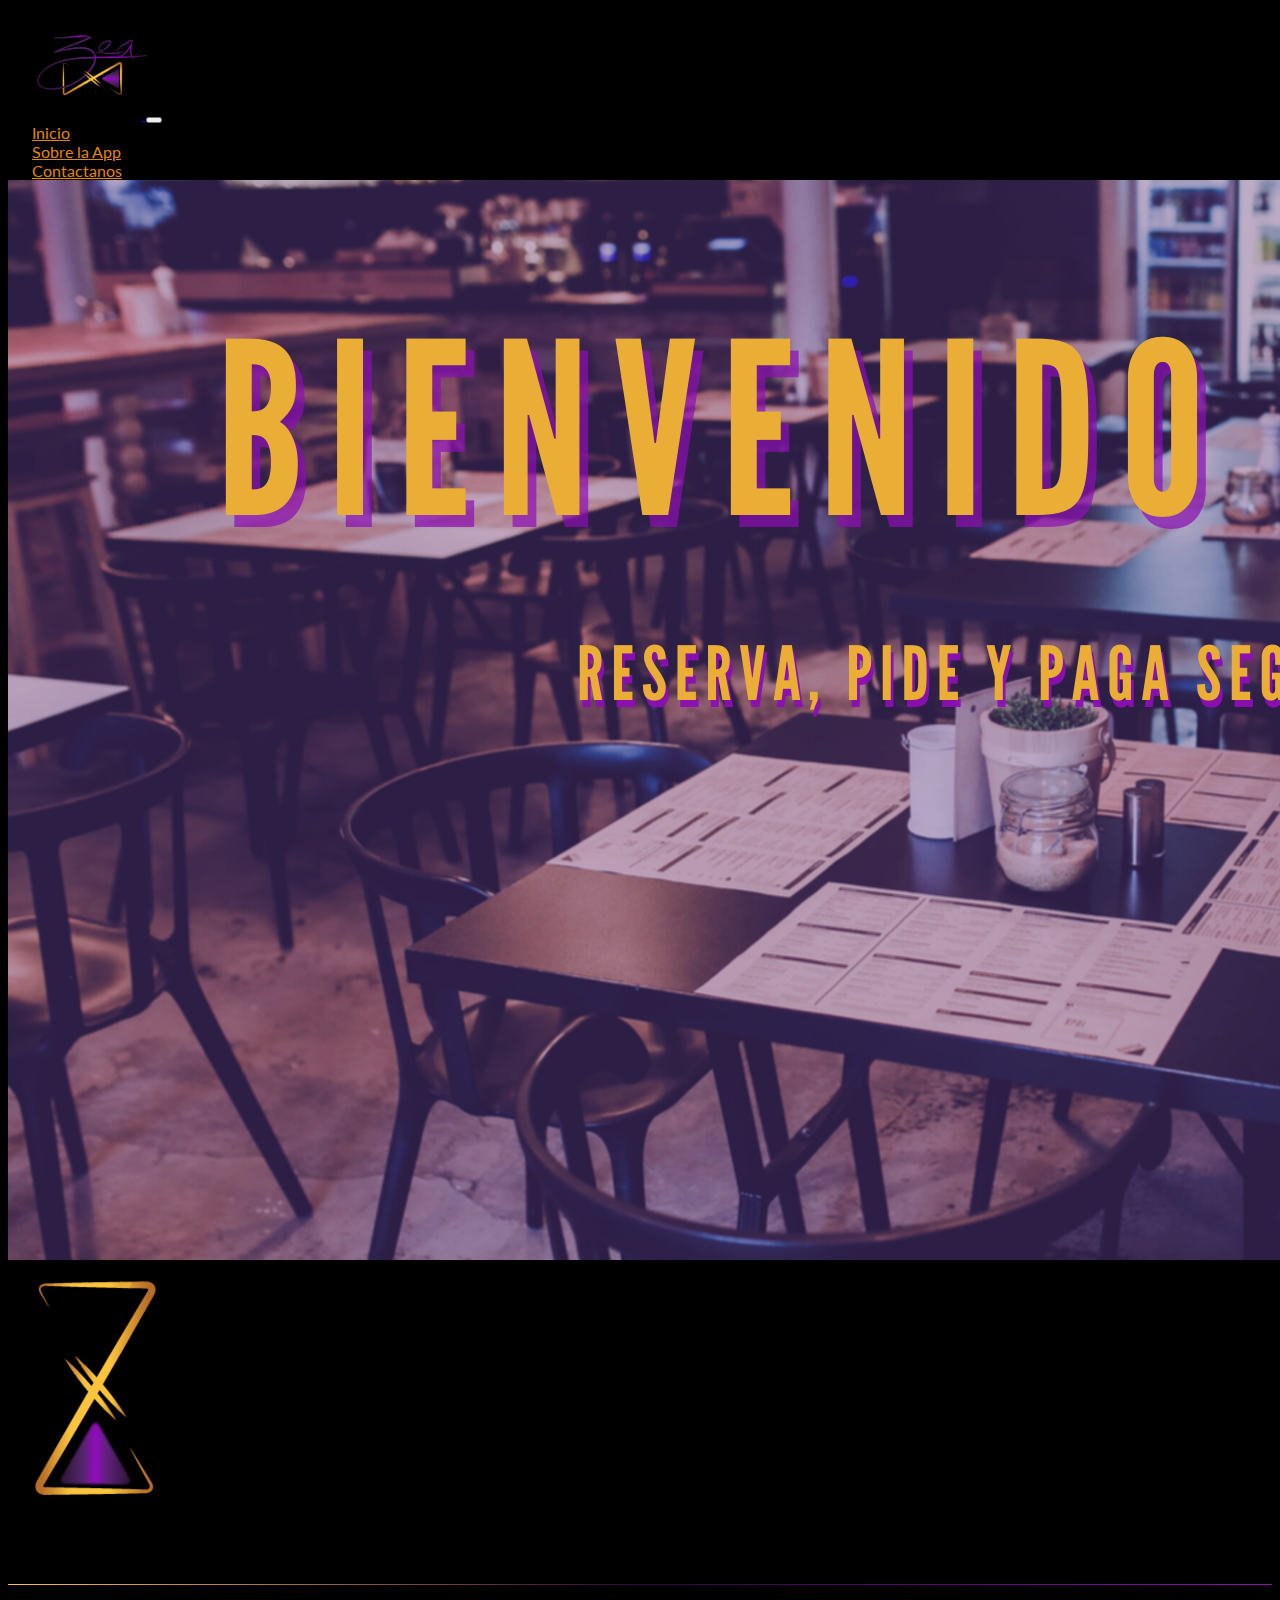
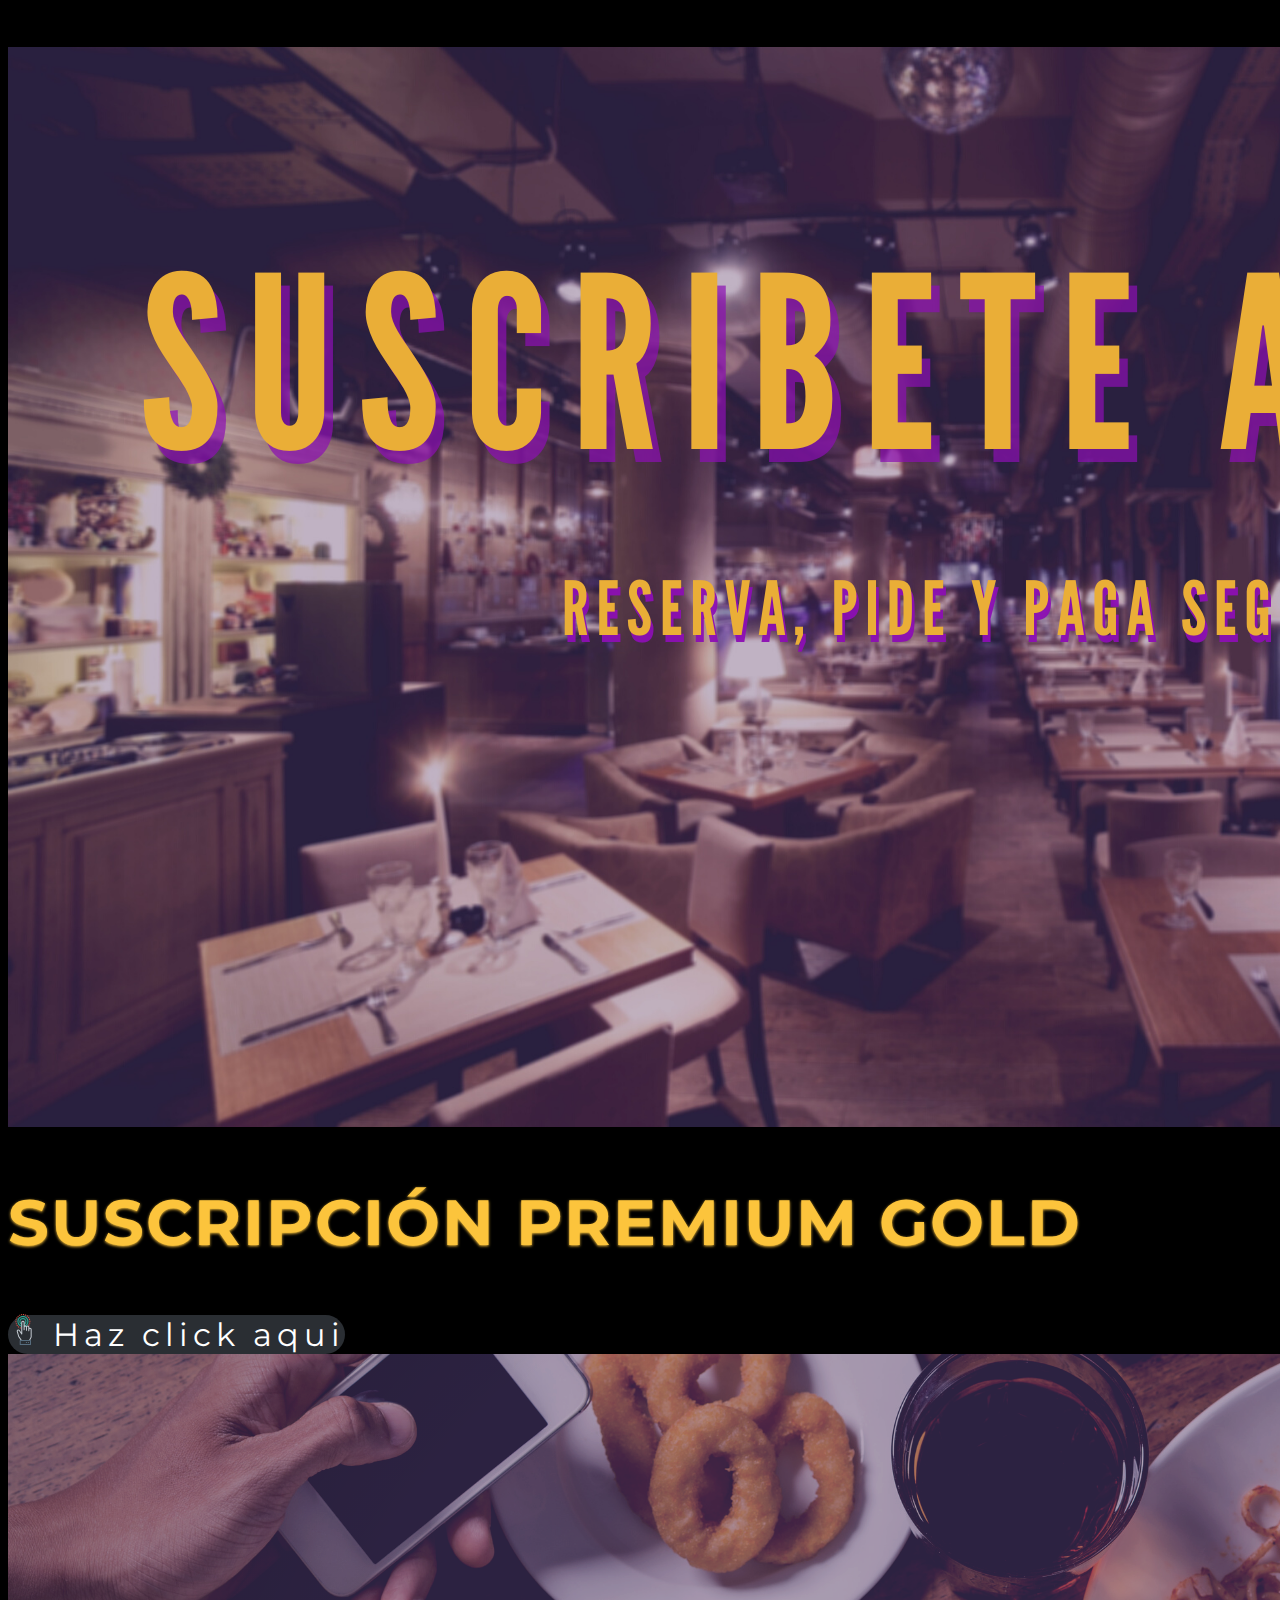
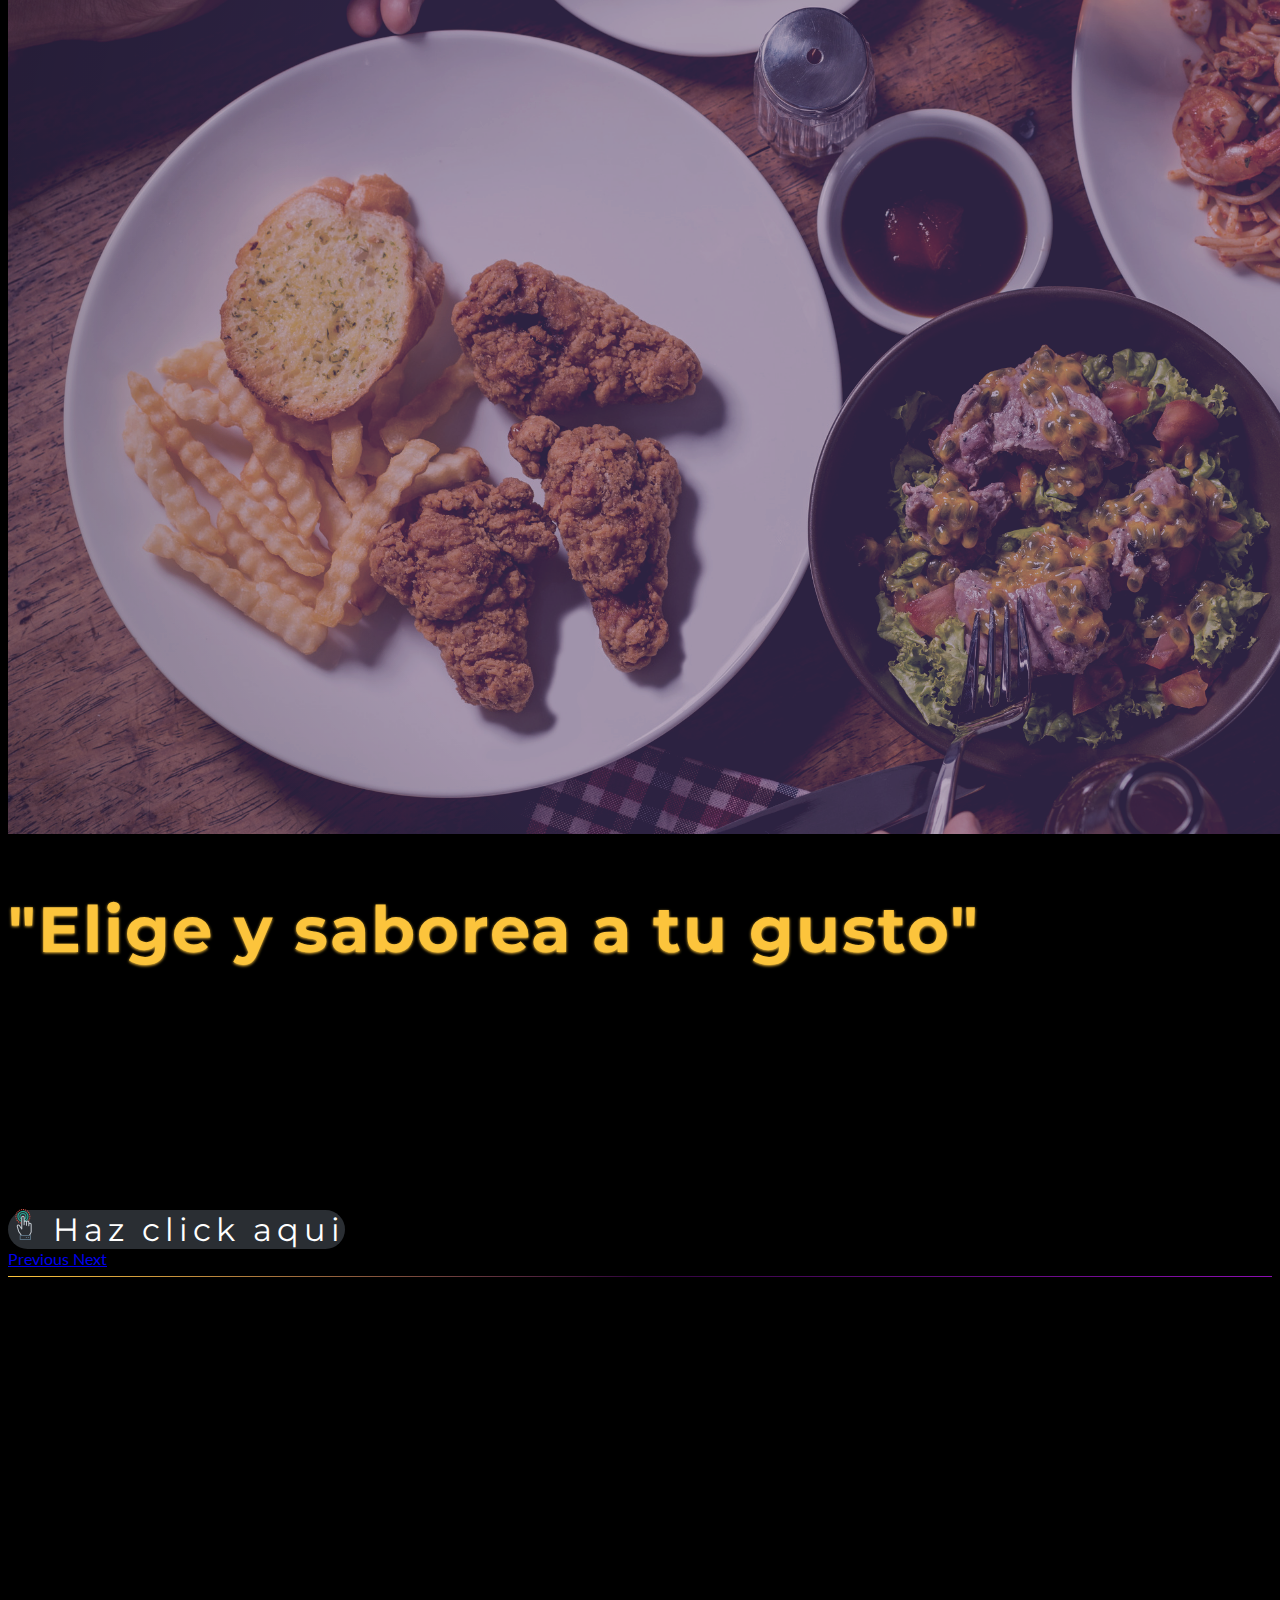
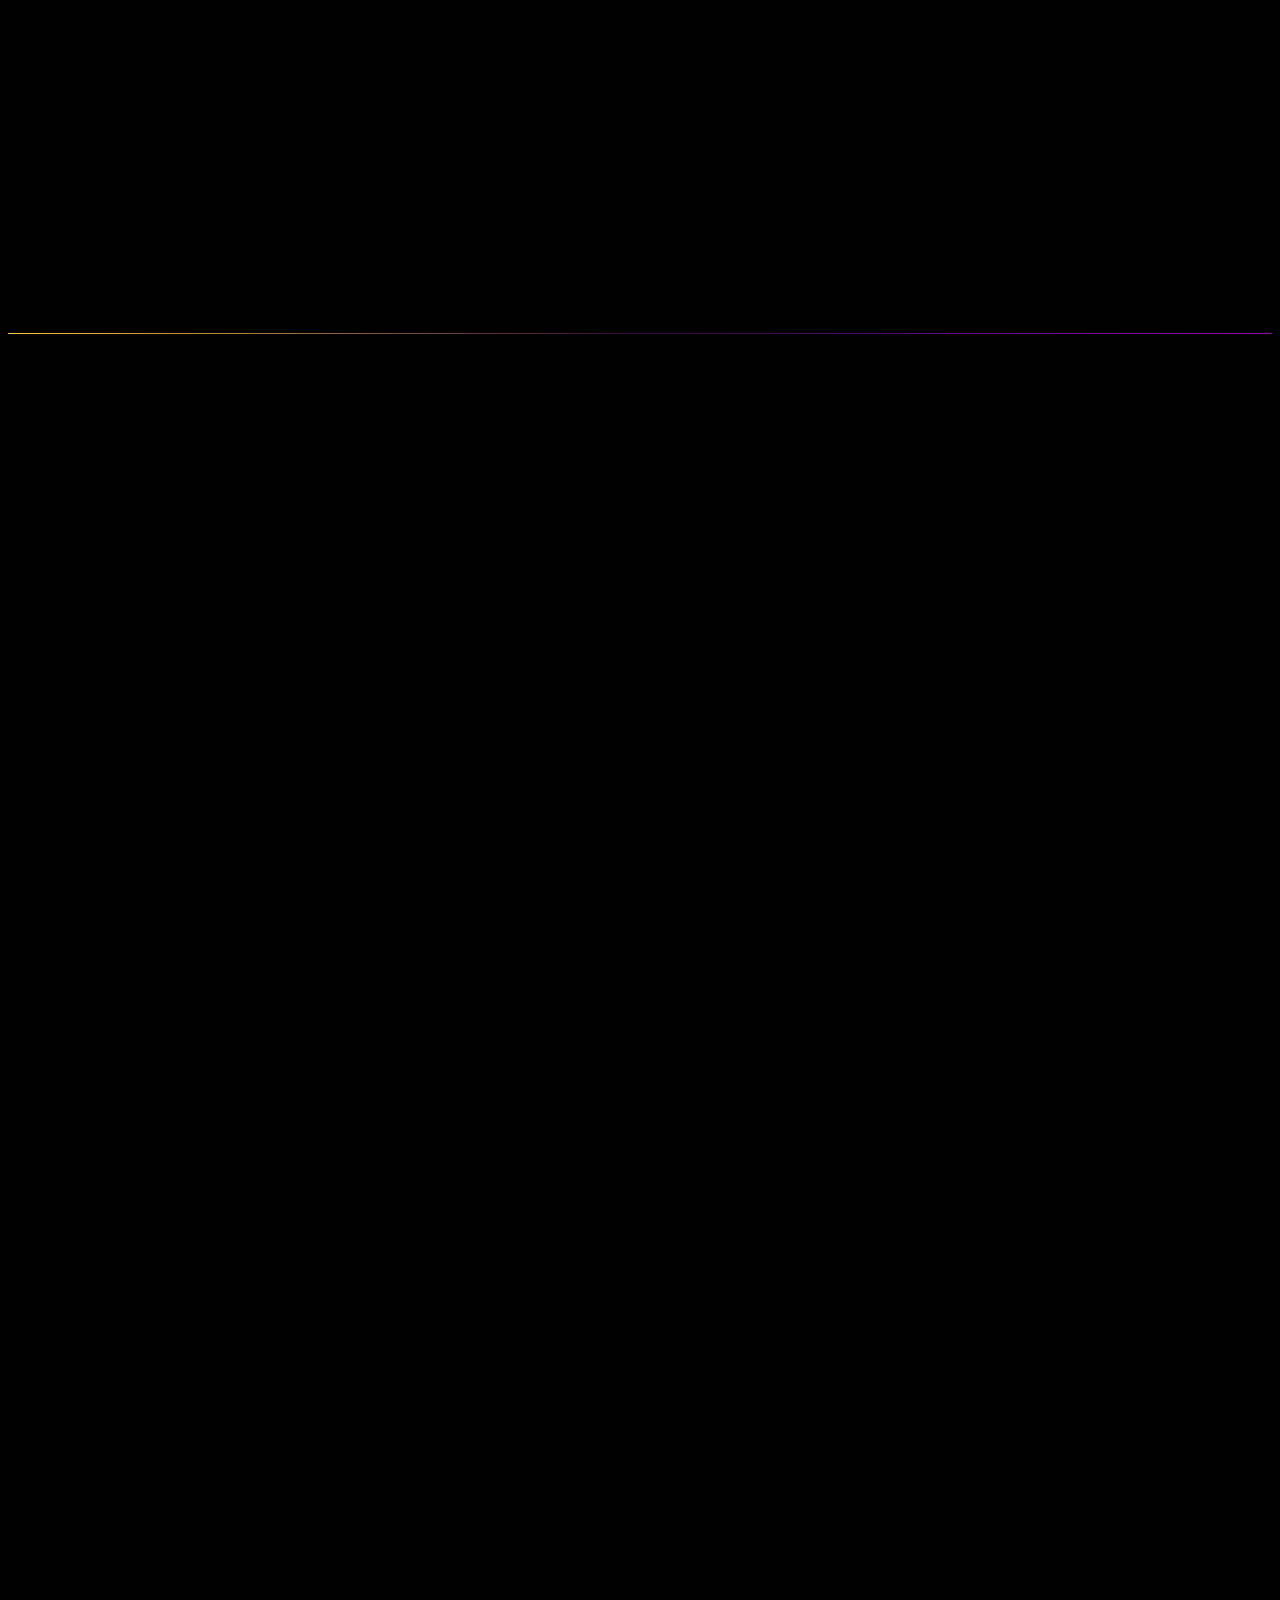
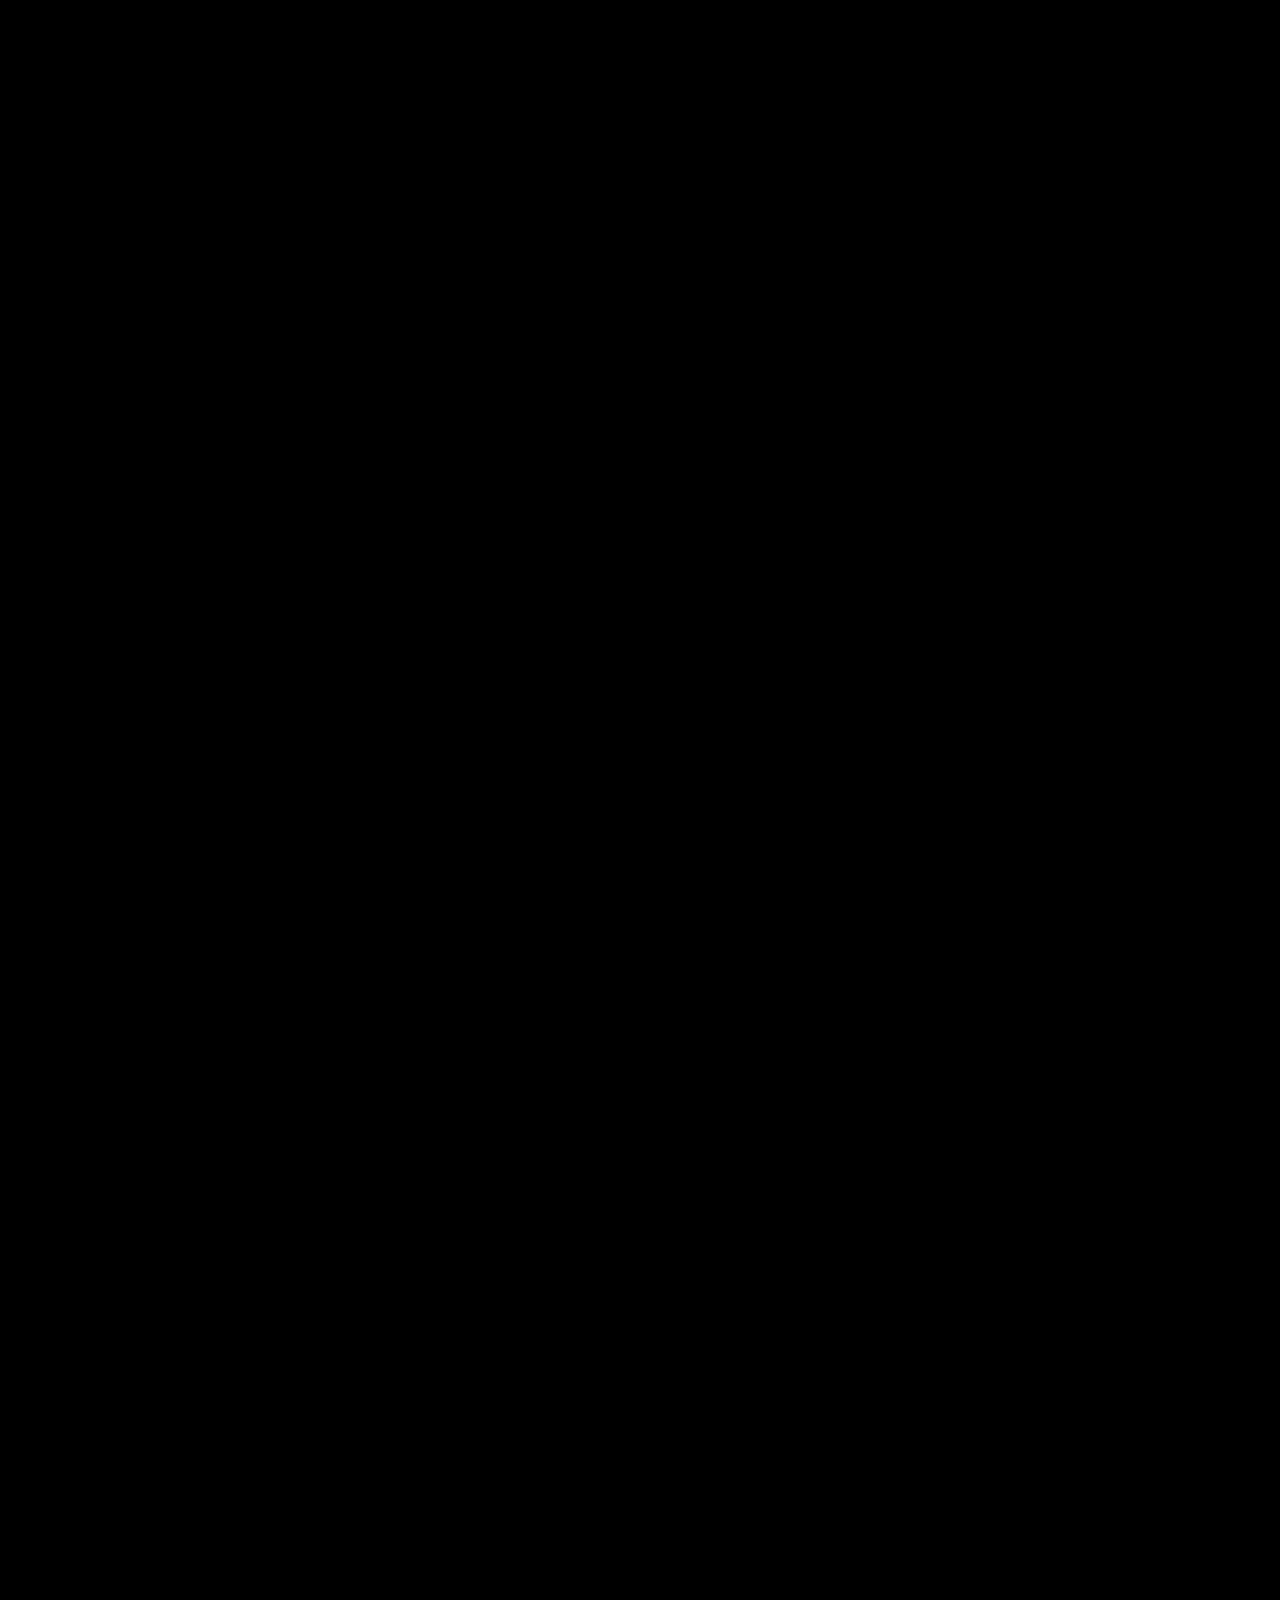
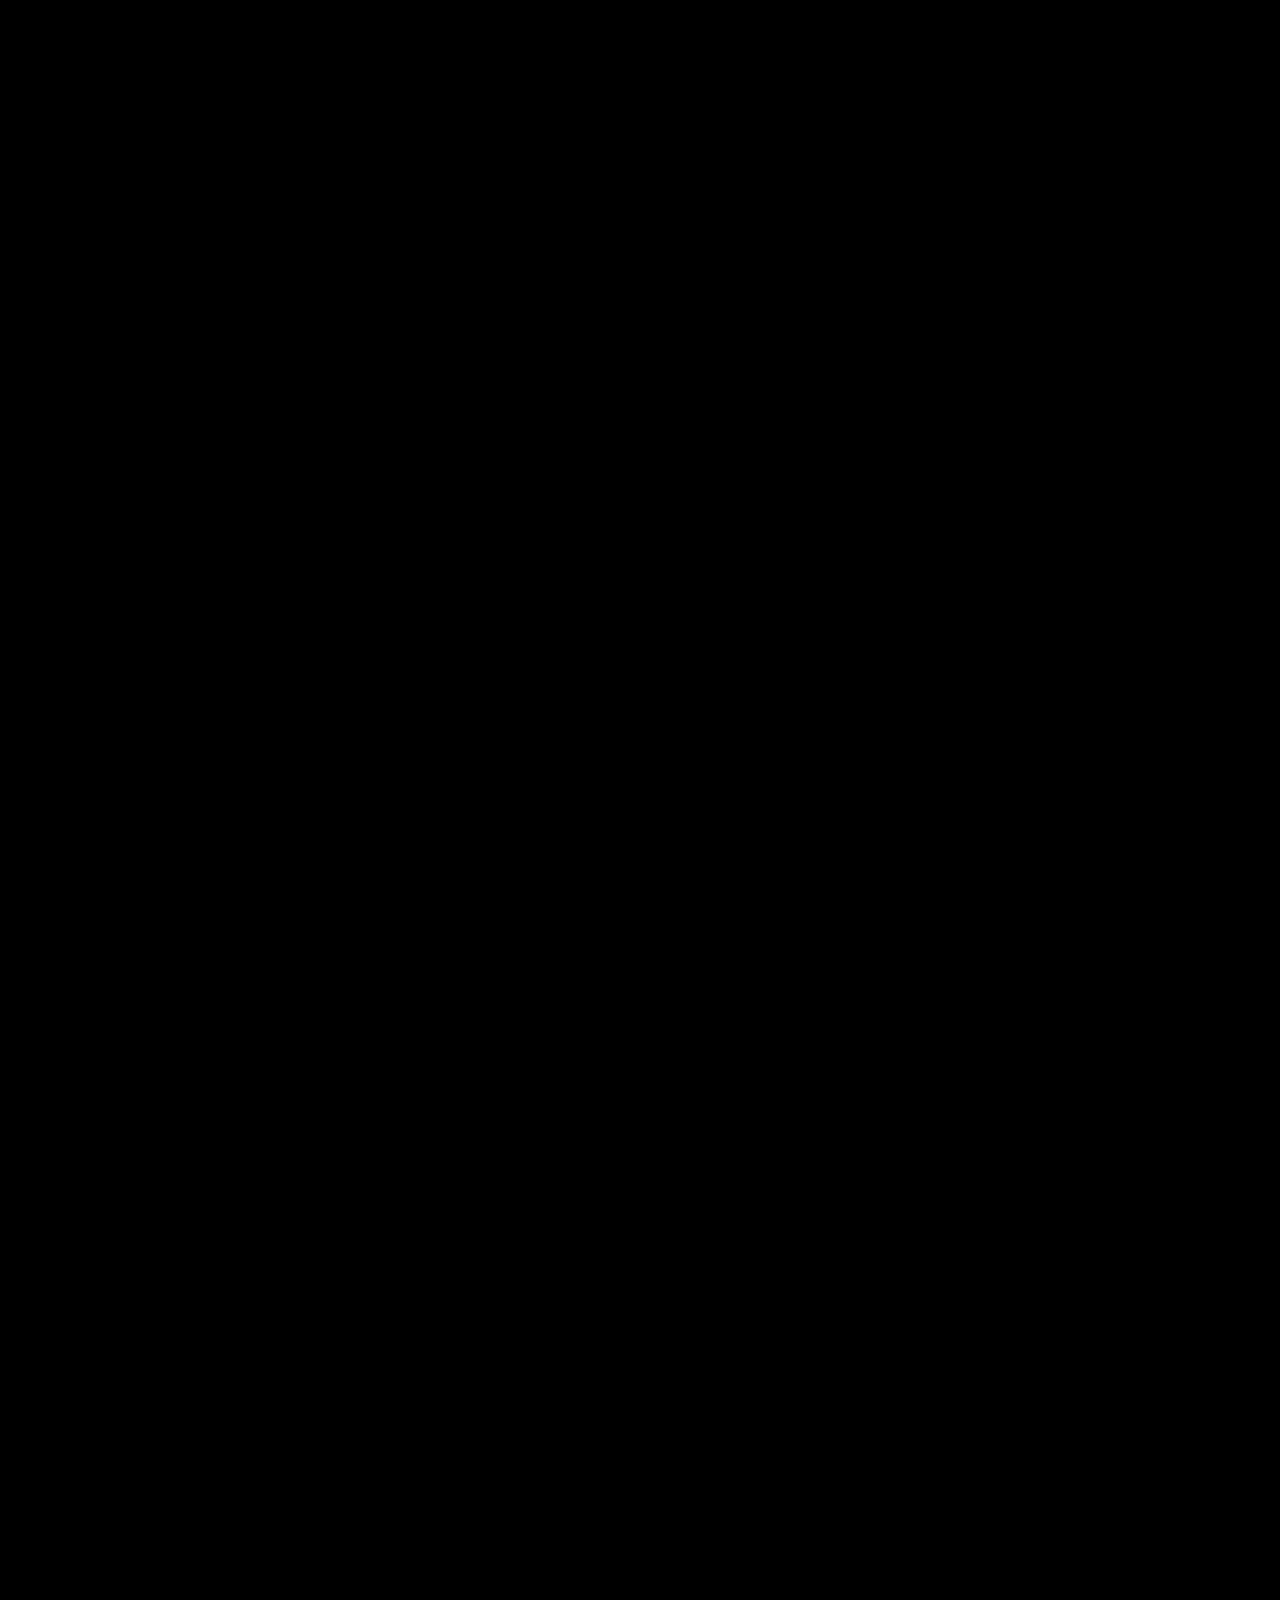
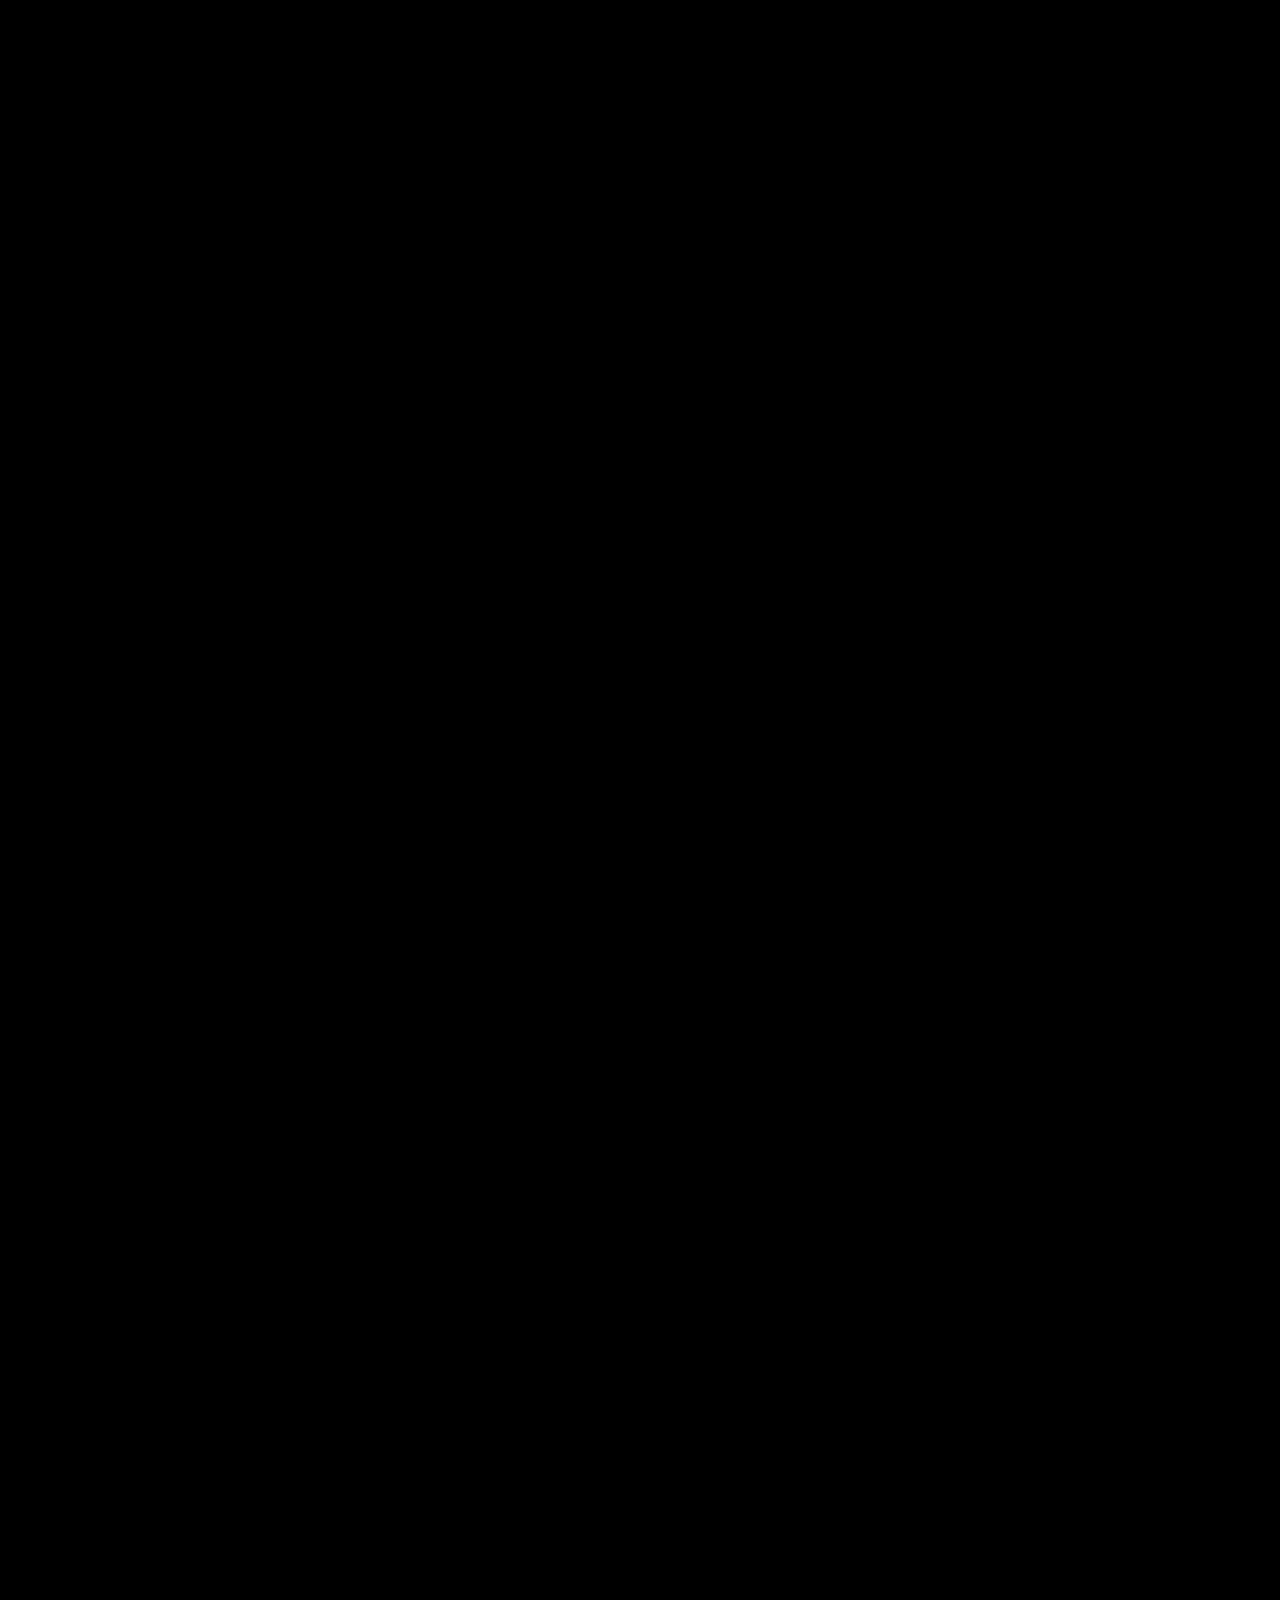
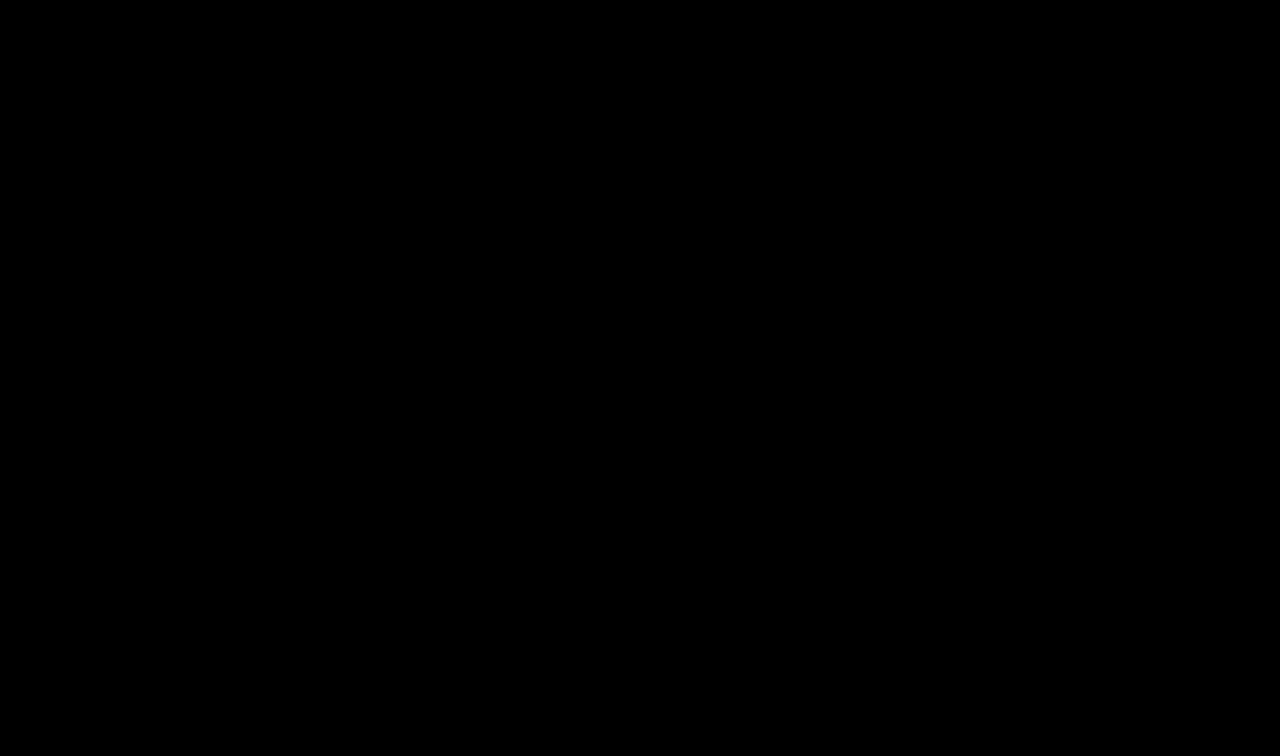
<file: Index.html>
<!DOCTYPE html>
<html lang="es">
  <head>
    <meta charset="UTF-8" />
    <meta name="viewport" content="width=device-width, initial-scale=1.0" />
    <meta http-equiv="X-UA-Compatible" content="ie=edge" />
    <!-- #Boostrap -->
    <link
      rel="stylesheet"
      href="https://stackpath.bootstrapcdn.com/bootstrap/4.1.0/css/bootstrap.min.css"
      integrity="sha384-9gVQ4dYFwwWSjIDZnLEWnxCjeSWFphJiwGPXr1jddIhOegiu1FwO5qRGvFXOdJZ4"
      crossorigin="anonymous"
    />
    <!-- #Boostrap -->

    <!--Styles-->
    <link rel="stylesheet" href="styles/index.css" />
    <!--Fonts-->
    <link
      href="https://fonts.googleapis.com/css?family=Lato:300,400,700,900"
      rel="stylesheet"
    />
    <link rel="preconnect" href="https://fonts.gstatic.com">
    <link rel="preconnect" href="https://fonts.gstatic.com">
    <link href="https://fonts.googleapis.com/css2?family=Lobster+Two&family=Montserrat:wght@200&display=swap"
      rel="stylesheet">
    <!--Animate-->
    <link
      rel="stylesheet"
      href="https://cdnjs.cloudflare.com/ajax/libs/animate.css/4.1.1/animate.min.css"
    />
    <link rel="stylesheet" href="https://unpkg.com/aos@next/dist/aos.css" />
    <title>Bienvenido</title>
  </head>

  <body>

<!-- #region Header-->

    <header class="header">
      <!--Header-->
      <div class="barra">
        <!--Barra o Navegador-->
        <div class="container">
          <nav
            id="navegacion-principal"
            class="navbar navbar-dark justify-content-between
            navbar-expand-lg text-uppercase text-md-center fixed-top navbar-light
             "
          >
            <a class="navbar-brand" href="Index.html">
              <img id="img-logo" src="img/Logo.png" width="60" height="80"
              data-aos="zoom-in"/>
              <span class="display-4 w-1"></span></a
            >
            <button
              class="navbar-toggler"
              type="button"
              data-toggle="collapse"
              data-target="#navbarNavDropdown"
              aria-controls="navbarNavDropdown"
              aria-expanded="false"
              aria-label="Toggle navigation"
            >
              <span class="navbar-toggler-icon"></span>
            </button>

            <div class="collapse navbar-collapse "  id="navbarNavDropdown">
              <ul class="navbar-nav w-100 justify-content-end nav-tabs">
                <li class="nav-item">
                  <a class="nav-link" href="Index.html">Inicio</a>
                </li>
                <li class="nav-item">
                  <a class="nav-link" href="sobre-app.html">Sobre la App</a>
                </li>
                <li class="nav-item">
                  <a class="nav-link" href="contacto.html">Contactanos</a>
                </li>
              </ul>
            </div>
          </nav>
        </div>
        <!--.container-->
      </div>
      <!--.barra-->

      <div
        id="flechas"
        class="carousel slide carousel-fade"
        data-ride="carousel"
      >
        <div class="carousel-inner">
          <div class="carousel-item active">
            <img
              class="d-block img-fluid"
              src="img/ZEAFONDO3.png"
              id="carrusel"
            />
            <div class="container">
              <div class="row justify-content-between">
                <div class="col-lg-6">
                  <div class="carousel-caption d-none d-md-block text-left">
                    <img src="img/Logo-Zea.x.ico" class="animate__animated  animate__flash"  />
                  </div>
                </div>
                <div class="col-lg-6">
                  <div class="carousel-caption d-none d-md-block bloque-info">
                    <a
                    data-aos="zoom-in"
                      id="button-1"
                      href="https://play.google.com/store/apps/details?id=com.companyname.appreservation"
                      class="btn btn-warning btn-lg text-uppercase"
                    >
                      <img
                        src="img/play-store.svg"
                        class="img-fluid"
                        id="icono-play"
                        
                      />App para Usuarios</a
                    >
                    <hr class="style-two"/>
                    <a
                    data-aos="zoom-in"
                      id="button-2"
                      href="https://play.google.com/store/apps/details?id=com.companyname.zea_business"
                      class="btn btn-warning btn-lg text-uppercase"
                      >
                      <img src="img/play-store.svg"
                      class="img-fluid"
                      id="icono-play">
                      App para Negocios</a
                    >
                  </div>
                </div>
              </div>
            </div>
          </div>
          <!--End Carrusel 1-->
          <!-- #Carrusel2 -->
          <div class="carousel-item">
            <img
              class="d-block img-fluid d-block"
              src="img/ZEAFONDO4.png"
              id="carrusel"
            />
            <div class="carousel-caption d-none d-md-block bloque-info intro-class-in">
              <h2> SUSCRIPCIÓN
                PREMIUM GOLD</h2>
              <a href="gold.html" class="btn btn-warning"
                >
                <img src="img/click (3).svg">
                Haz click aqui</a
              >
            </div>
          </div>
          <!-- #EndCarrusel2 -->
          <!-- #Carrusel3 -->
          <div class="carousel-item">
            <img
              class="d-block img-fluid "
              src="img/ZEAFONDO5.png"
              id="carrusel"
            />
            <div class="carousel-caption d-none d-md-block bloque-info intro-class-in">
              <h2>"Elige y saborea a tu gusto"</h2>
               <p>Zea es posible gracias a las nuevas tecnologías, es única por ser una aplicación para toda Latinoamérica siendo caracterizada por transmitir elegancia, calidad y exclusividad total. Es diferente por contar con reservaciones y un sistema premium con beneficios exclusivos.</p>
              <a href="" class="btn btn-warning"
                >
                <img src="img/click (3).svg">
                Haz click aqui</a
              >
            </div>
          </div>
          <!-- #endCarrusel -->
        </div>
        <a
          class="carousel-control-prev"
          href="#flechas"
          role="button"
          data-slide="prev"
        >
          <span class="carousel-control-prev-icon" aria-hidden="true"></span>
          <span class="sr-only visually-hidden">Previous</span>
        </a>
        <a
          class="carousel-control-next"
          href="#flechas"
          role="button"
          data-slide="next"
        >
          <span class="carousel-control-next-icon" aria-hidden="true"></span>
          <span class="sr-only visually-hidden">Next</span>
        </a>
      </div>
    </header>
<!-- #endregion -->

<hr class="style-two"/>

<!-- #region Section-->
<section class="container-fluid" data-aos="fade-up">
    <div class="row">
      <div class="col-12 col-lg-6 col-md-6" id="form-1">
          <h2 class="text-capitalize mb-2 text-center">¿Que es ZEA?
            <hr class="style-two">
          </h2>
          <p class="text-white text-center" data-aos="fade-up" data-aos-delay="500">
            Aplicación para dispositivos móviles que te permiten
            reservar en restaurantes, bares o cafeterías, pagar tus
            comidas o bien si lo requieres podrás contar con nuestro servicio a domicilio.</p>

      </div>

      <div class="col-12 col-lg-6 col-md-6" id="form-2">
          <img src="img/Logo.png" class="img-fluid " data-aos="fade-up" data-aos-delay="1500">
      </div>
    </div>
</section>
<!-- #endregion -->

<hr class="style-two"/>

<!-- #region Main-->
    <main class="container mt-5" data-aos="fade-up">
      <h2 class="text-center mb-5">Más sobre Nosotros</h2>

      <div class="row sobre-nosotros">

        <div class="col-12 col-lg-4 text-center" data-aos="flip-right" data-aos-delay="500">
          <img src="img/Imagen-1.png" id="icono-1" class="img-fluid mb-4" />
          <h3 class="text-capitalize mb-5">Seguridad en tus Pedidos</h3>
          <p class="text-white">
            Solo tu confirma la llegada del conductor para garantizar que has recibido tu pedido.
          </p>
        </div>
        <div class="col-12 col-lg-4 text-center " data-aos="flip-right" data-aos-delay="1000">
          <img src="img/Imagen-2.png" id="icono-2" class="img-fluid mb-4 " />
          <h3 class="text-capitalize mb-5">El Mejor Precio</h3>
          <p class="text-white">
            Califica y da retroalimentación de la calidad del servicio que se te ha dado.
          </p>
        </div>
        <div class="col-12 col-lg-4 text-center" data-aos="flip-right" data-aos-delay="1500">
          <img src="img/Imagen-3.png" id="icono-3" class="img-fluid mb-4" />
          <h3 class="text-capitalize mb-5">Disponibilidad Inmediata</h3>
          <p class="text-white">
            Tus pedidos estarán en tiempo y forma, gracias a nuestra calidad y equipo, podrás degustar de tu comida desde tu casa
          </p>
        </div>

      </div>
    </main>
<!-- #endregion -->

<!--Footer-->
<footer class="footer bg-dark mt-5" data-aos="zoom-in">
  <div class="container-fluid">
    <div class="py-2">
      <p
        class="text-light text-center"
      >
        <a id="text1" class="footer-text mr-5"><span id="fecha"></span>. Derechos Reservados</a>
        <a id="text2" href="Preguntas.html" class="footer-text mr-5 ml-5 text-light">Preguntas Frecuentes</a>
        <a id="text3" href="Terminos.html" class="footer-text mr-5 ml-5 text-light">Terminos y Condiciones</a>
      </p>

      <p class="text-light">
        Siguenos en Nuestras Redes Sociales
        <a href="https://www.facebook.com/zea.mobi/"><img src="img/facebook-logo-2019.svg" id="img-1"></a>
        <a href="https://www.instagram.com/zea_app/"><img src="img/instagram.svg" id="img-2"></a>
       <a href="https://www.youtube.com/channel/UC5qcIVUwJ4mYhSz_VHONuNA"> <img src="img/play.svg" id="img-3"></a>
      </p>


    </div>
  </div>
</footer>
<!--End Footer-->

<!-- #region -->
    <script
    src="js/index.js">
    </script>
    <script
      src="https://code.jquery.com/jquery-3.3.1.slim.min.js"
      integrity="sha384-q8i/X+965DzO0rT7abK41JStQIAqVgRVzpbzo5smXKp4YfRvH+8abtTE1Pi6jizo"
      crossorigin="anonymous"
    ></script>
    <script
      src="https://cdnjs.cloudflare.com/ajax/libs/popper.js/1.14.0/umd/popper.min.js"
      integrity="sha384-cs/chFZiN24E4KMATLdqdvsezGxaGsi4hLGOzlXwp5UZB1LY//20VyM2taTB4QvJ"
      crossorigin="anonymous"
    ></script>
    <script
      src="https://stackpath.bootstrapcdn.com/bootstrap/4.1.0/js/bootstrap.min.js"
      integrity="sha384-uefMccjFJAIv6A+rW+L4AHf99KvxDjWSu1z9VI8SKNVmz4sk7buKt/6v9KI65qnm"
      crossorigin="anonymous"
    ></script>
    <script
     src="https://unpkg.com/aos@next/dist/aos.js">
    </script>
    <script>
      AOS.init();
      </script>
<!-- #endregion -->

</body>
</html>
</file>
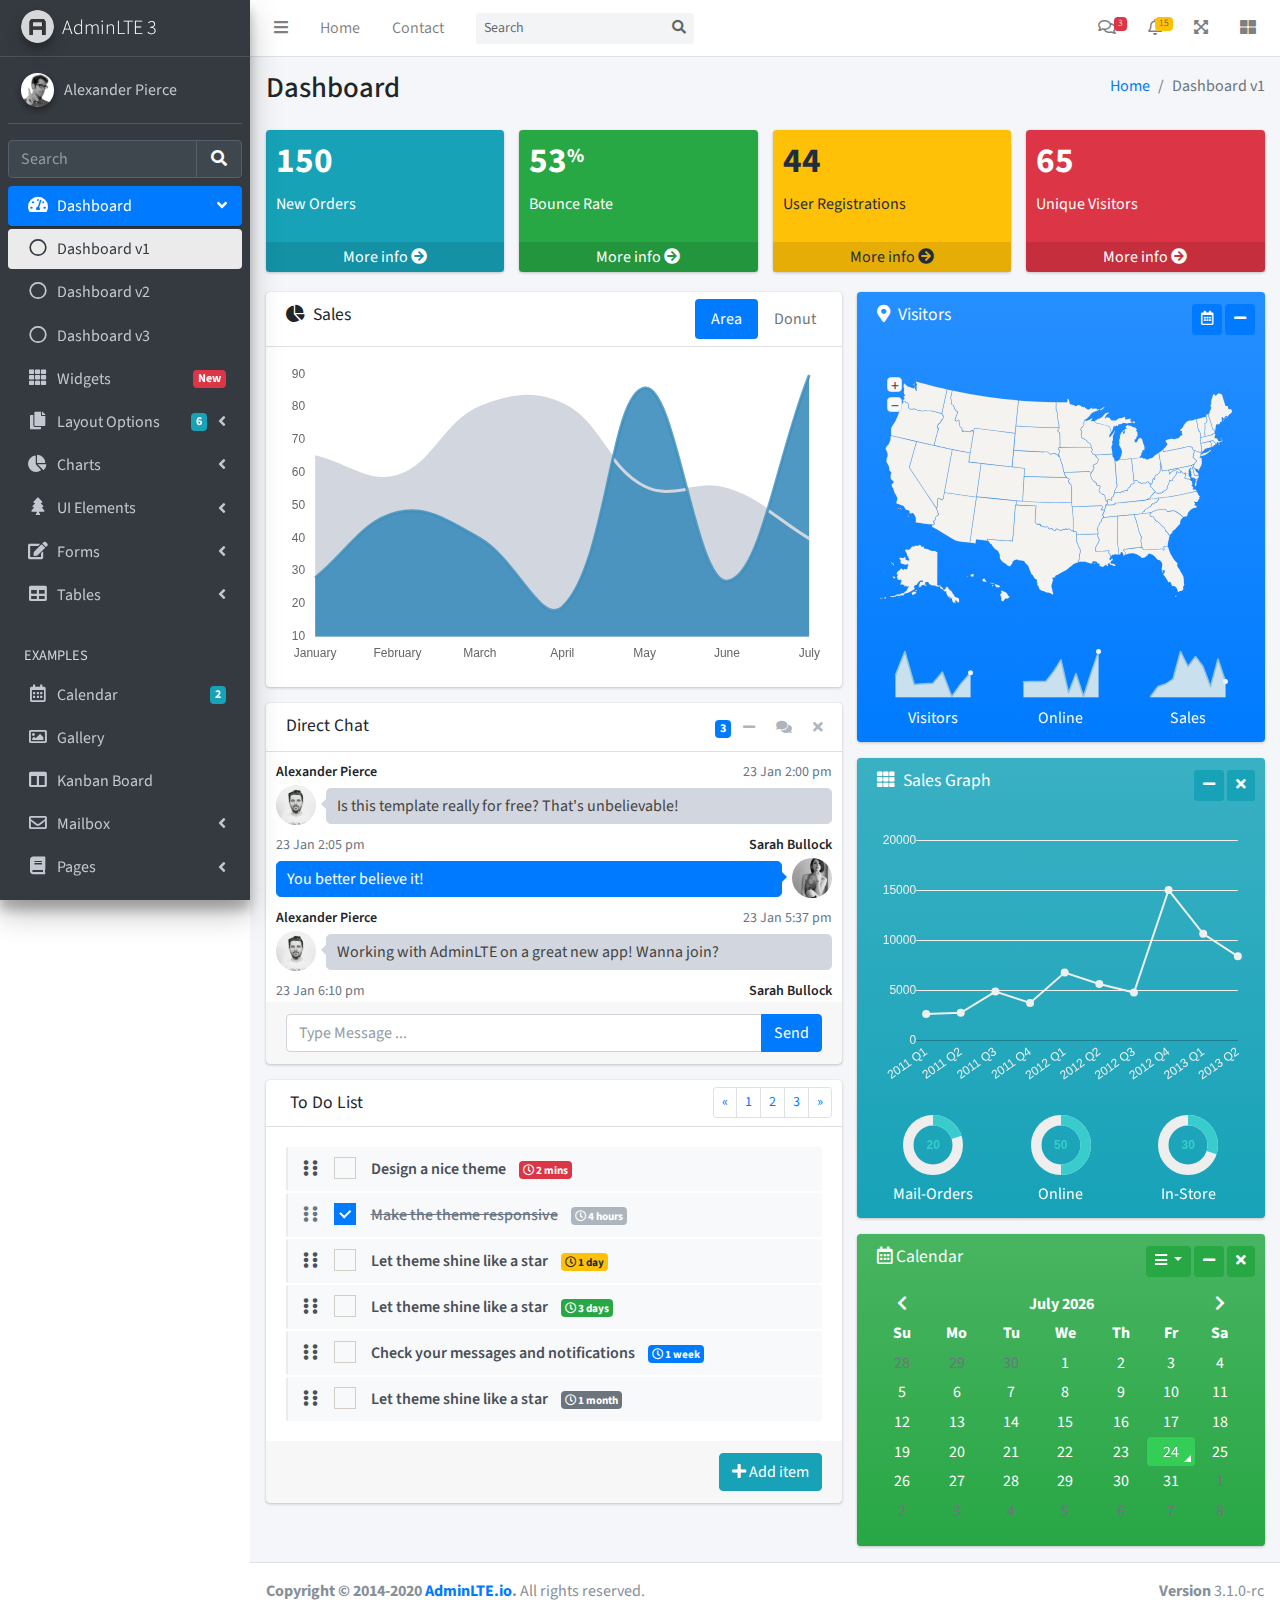
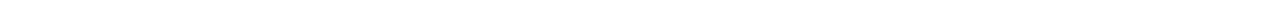
<file: Admin/AdminLTE-3.1.0-rc/index.html>
<!DOCTYPE html>
<html lang="en">
<head>
  <meta charset="utf-8">
  <meta name="viewport" content="width=device-width, initial-scale=1">
  <title>AdminLTE 3 | Dashboard</title>

  <!-- Google Font: Source Sans Pro -->
  <link rel="stylesheet" href="https://fonts.googleapis.com/css?family=Source+Sans+Pro:300,400,400i,700&display=fallback">
  <!-- Font Awesome -->
  <link rel="stylesheet" href="plugins/fontawesome-free/css/all.min.css">
  <!-- Ionicons -->
  <link rel="stylesheet" href="https://code.ionicframework.com/ionicons/2.0.1/css/ionicons.min.css">
  <!-- Tempusdominus Bootstrap 4 -->
  <link rel="stylesheet" href="plugins/tempusdominus-bootstrap-4/css/tempusdominus-bootstrap-4.min.css">
  <!-- iCheck -->
  <link rel="stylesheet" href="plugins/icheck-bootstrap/icheck-bootstrap.min.css">
  <!-- JQVMap -->
  <link rel="stylesheet" href="plugins/jqvmap/jqvmap.min.css">
  <!-- Theme style -->
  <link rel="stylesheet" href="dist/css/adminlte.min.css">
  <!-- overlayScrollbars -->
  <link rel="stylesheet" href="plugins/overlayScrollbars/css/OverlayScrollbars.min.css">
  <!-- Daterange picker -->
  <link rel="stylesheet" href="plugins/daterangepicker/daterangepicker.css">
  <!-- summernote -->
  <link rel="stylesheet" href="plugins/summernote/summernote-bs4.min.css">
</head>
<body class="hold-transition sidebar-mini layout-fixed">
<div class="wrapper">

  <!-- Navbar -->
  <nav class="main-header navbar navbar-expand navbar-white navbar-light">
    <!-- Left navbar links -->
    <ul class="navbar-nav">
      <li class="nav-item">
        <a class="nav-link" data-widget="pushmenu" href="#" role="button"><i class="fas fa-bars"></i></a>
      </li>
      <li class="nav-item d-none d-sm-inline-block">
        <a href="index3.html" class="nav-link">Home</a>
      </li>
      <li class="nav-item d-none d-sm-inline-block">
        <a href="#" class="nav-link">Contact</a>
      </li>
    </ul>

    <!-- SEARCH FORM -->
    <form class="form-inline ml-3">
      <div class="input-group input-group-sm">
        <input class="form-control form-control-navbar" type="search" placeholder="Search" aria-label="Search">
        <div class="input-group-append">
          <button class="btn btn-navbar" type="submit">
            <i class="fas fa-search"></i>
          </button>
        </div>
      </div>
    </form>

    <!-- Right navbar links -->
    <ul class="navbar-nav ml-auto">
      <!-- Messages Dropdown Menu -->
      <li class="nav-item dropdown">
        <a class="nav-link" data-toggle="dropdown" href="#">
          <i class="far fa-comments"></i>
          <span class="badge badge-danger navbar-badge">3</span>
        </a>
        <div class="dropdown-menu dropdown-menu-lg dropdown-menu-right">
          <a href="#" class="dropdown-item">
            <!-- Message Start -->
            <div class="media">
              <img src="dist/img/user1-128x128.jpg" alt="User Avatar" class="img-size-50 mr-3 img-circle">
              <div class="media-body">
                <h3 class="dropdown-item-title">
                  Brad Diesel
                  <span class="float-right text-sm text-danger"><i class="fas fa-star"></i></span>
                </h3>
                <p class="text-sm">Call me whenever you can...</p>
                <p class="text-sm text-muted"><i class="far fa-clock mr-1"></i> 4 Hours Ago</p>
              </div>
            </div>
            <!-- Message End -->
          </a>
          <div class="dropdown-divider"></div>
          <a href="#" class="dropdown-item">
            <!-- Message Start -->
            <div class="media">
              <img src="dist/img/user8-128x128.jpg" alt="User Avatar" class="img-size-50 img-circle mr-3">
              <div class="media-body">
                <h3 class="dropdown-item-title">
                  John Pierce
                  <span class="float-right text-sm text-muted"><i class="fas fa-star"></i></span>
                </h3>
                <p class="text-sm">I got your message bro</p>
                <p class="text-sm text-muted"><i class="far fa-clock mr-1"></i> 4 Hours Ago</p>
              </div>
            </div>
            <!-- Message End -->
          </a>
          <div class="dropdown-divider"></div>
          <a href="#" class="dropdown-item">
            <!-- Message Start -->
            <div class="media">
              <img src="dist/img/user3-128x128.jpg" alt="User Avatar" class="img-size-50 img-circle mr-3">
              <div class="media-body">
                <h3 class="dropdown-item-title">
                  Nora Silvester
                  <span class="float-right text-sm text-warning"><i class="fas fa-star"></i></span>
                </h3>
                <p class="text-sm">The subject goes here</p>
                <p class="text-sm text-muted"><i class="far fa-clock mr-1"></i> 4 Hours Ago</p>
              </div>
            </div>
            <!-- Message End -->
          </a>
          <div class="dropdown-divider"></div>
          <a href="#" class="dropdown-item dropdown-footer">See All Messages</a>
        </div>
      </li>
      <!-- Notifications Dropdown Menu -->
      <li class="nav-item dropdown">
        <a class="nav-link" data-toggle="dropdown" href="#">
          <i class="far fa-bell"></i>
          <span class="badge badge-warning navbar-badge">15</span>
        </a>
        <div class="dropdown-menu dropdown-menu-lg dropdown-menu-right">
          <span class="dropdown-item dropdown-header">15 Notifications</span>
          <div class="dropdown-divider"></div>
          <a href="#" class="dropdown-item">
            <i class="fas fa-envelope mr-2"></i> 4 new messages
            <span class="float-right text-muted text-sm">3 mins</span>
          </a>
          <div class="dropdown-divider"></div>
          <a href="#" class="dropdown-item">
            <i class="fas fa-users mr-2"></i> 8 friend requests
            <span class="float-right text-muted text-sm">12 hours</span>
          </a>
          <div class="dropdown-divider"></div>
          <a href="#" class="dropdown-item">
            <i class="fas fa-file mr-2"></i> 3 new reports
            <span class="float-right text-muted text-sm">2 days</span>
          </a>
          <div class="dropdown-divider"></div>
          <a href="#" class="dropdown-item dropdown-footer">See All Notifications</a>
        </div>
      </li>
      <li class="nav-item">
        <a class="nav-link" data-widget="fullscreen" href="#" role="button">
          <i class="fas fa-expand-arrows-alt"></i>
        </a>
      </li>
      <li class="nav-item">
        <a class="nav-link" data-widget="control-sidebar" data-slide="true" href="#" role="button">
          <i class="fas fa-th-large"></i>
        </a>
      </li>
    </ul>
  </nav>
  <!-- /.navbar -->

  <!-- Main Sidebar Container -->
  <aside class="main-sidebar sidebar-dark-primary elevation-4">
    <!-- Brand Logo -->
    <a href="index3.html" class="brand-link">
      <img src="dist/img/AdminLTELogo.png" alt="AdminLTE Logo" class="brand-image img-circle elevation-3" style="opacity: .8">
      <span class="brand-text font-weight-light">AdminLTE 3</span>
    </a>

    <!-- Sidebar -->
    <div class="sidebar">
      <!-- Sidebar user panel (optional) -->
      <div class="user-panel mt-3 pb-3 mb-3 d-flex">
        <div class="image">
          <img src="dist/img/user2-160x160.jpg" class="img-circle elevation-2" alt="User Image">
        </div>
        <div class="info">
          <a href="#" class="d-block">Alexander Pierce</a>
        </div>
      </div>

      <!-- SidebarSearch Form -->
      <div class="form-inline">
        <div class="input-group" data-widget="sidebar-search">
          <input class="form-control form-control-sidebar" type="search" placeholder="Search" aria-label="Search">
          <div class="input-group-append">
            <button class="btn btn-sidebar">
              <i class="fas fa-search fa-fw"></i>
            </button>
          </div>
        </div>
      </div>

      <!-- Sidebar Menu -->
      <nav class="mt-2">
        <ul class="nav nav-pills nav-sidebar flex-column" data-widget="treeview" role="menu" data-accordion="false">
          <!-- Add icons to the links using the .nav-icon class
               with font-awesome or any other icon font library -->
          <li class="nav-item menu-open">
            <a href="#" class="nav-link active">
              <i class="nav-icon fas fa-tachometer-alt"></i>
              <p>
                Dashboard
                <i class="right fas fa-angle-left"></i>
              </p>
            </a>
            <ul class="nav nav-treeview">
              <li class="nav-item">
                <a href="./index.html" class="nav-link active">
                  <i class="far fa-circle nav-icon"></i>
                  <p>Dashboard v1</p>
                </a>
              </li>
              <li class="nav-item">
                <a href="./index2.html" class="nav-link">
                  <i class="far fa-circle nav-icon"></i>
                  <p>Dashboard v2</p>
                </a>
              </li>
              <li class="nav-item">
                <a href="./index3.html" class="nav-link">
                  <i class="far fa-circle nav-icon"></i>
                  <p>Dashboard v3</p>
                </a>
              </li>
            </ul>
          </li>
          <li class="nav-item">
            <a href="pages/widgets.html" class="nav-link">
              <i class="nav-icon fas fa-th"></i>
              <p>
                Widgets
                <span class="right badge badge-danger">New</span>
              </p>
            </a>
          </li>
          <li class="nav-item">
            <a href="#" class="nav-link">
              <i class="nav-icon fas fa-copy"></i>
              <p>
                Layout Options
                <i class="fas fa-angle-left right"></i>
                <span class="badge badge-info right">6</span>
              </p>
            </a>
            <ul class="nav nav-treeview">
              <li class="nav-item">
                <a href="pages/layout/top-nav.html" class="nav-link">
                  <i class="far fa-circle nav-icon"></i>
                  <p>Top Navigation</p>
                </a>
              </li>
              <li class="nav-item">
                <a href="pages/layout/top-nav-sidebar.html" class="nav-link">
                  <i class="far fa-circle nav-icon"></i>
                  <p>Top Navigation + Sidebar</p>
                </a>
              </li>
              <li class="nav-item">
                <a href="pages/layout/boxed.html" class="nav-link">
                  <i class="far fa-circle nav-icon"></i>
                  <p>Boxed</p>
                </a>
              </li>
              <li class="nav-item">
                <a href="pages/layout/fixed-sidebar.html" class="nav-link">
                  <i class="far fa-circle nav-icon"></i>
                  <p>Fixed Sidebar</p>
                </a>
              </li>
              <li class="nav-item">
                <a href="pages/layout/fixed-sidebar-custom.html" class="nav-link">
                  <i class="far fa-circle nav-icon"></i>
                  <p>Fixed Sidebar <small>+ Custom Area</small></p>
                </a>
              </li>
              <li class="nav-item">
                <a href="pages/layout/fixed-topnav.html" class="nav-link">
                  <i class="far fa-circle nav-icon"></i>
                  <p>Fixed Navbar</p>
                </a>
              </li>
              <li class="nav-item">
                <a href="pages/layout/fixed-footer.html" class="nav-link">
                  <i class="far fa-circle nav-icon"></i>
                  <p>Fixed Footer</p>
                </a>
              </li>
              <li class="nav-item">
                <a href="pages/layout/collapsed-sidebar.html" class="nav-link">
                  <i class="far fa-circle nav-icon"></i>
                  <p>Collapsed Sidebar</p>
                </a>
              </li>
            </ul>
          </li>
          <li class="nav-item">
            <a href="#" class="nav-link">
              <i class="nav-icon fas fa-chart-pie"></i>
              <p>
                Charts
                <i class="right fas fa-angle-left"></i>
              </p>
            </a>
            <ul class="nav nav-treeview">
              <li class="nav-item">
                <a href="pages/charts/chartjs.html" class="nav-link">
                  <i class="far fa-circle nav-icon"></i>
                  <p>ChartJS</p>
                </a>
              </li>
              <li class="nav-item">
                <a href="pages/charts/flot.html" class="nav-link">
                  <i class="far fa-circle nav-icon"></i>
                  <p>Flot</p>
                </a>
              </li>
              <li class="nav-item">
                <a href="pages/charts/inline.html" class="nav-link">
                  <i class="far fa-circle nav-icon"></i>
                  <p>Inline</p>
                </a>
              </li>
              <li class="nav-item">
                <a href="pages/charts/uplot.html" class="nav-link">
                  <i class="far fa-circle nav-icon"></i>
                  <p>uPlot</p>
                </a>
              </li>
            </ul>
          </li>
          <li class="nav-item">
            <a href="#" class="nav-link">
              <i class="nav-icon fas fa-tree"></i>
              <p>
                UI Elements
                <i class="fas fa-angle-left right"></i>
              </p>
            </a>
            <ul class="nav nav-treeview">
              <li class="nav-item">
                <a href="pages/UI/general.html" class="nav-link">
                  <i class="far fa-circle nav-icon"></i>
                  <p>General</p>
                </a>
              </li>
              <li class="nav-item">
                <a href="pages/UI/icons.html" class="nav-link">
                  <i class="far fa-circle nav-icon"></i>
                  <p>Icons</p>
                </a>
              </li>
              <li class="nav-item">
                <a href="pages/UI/buttons.html" class="nav-link">
                  <i class="far fa-circle nav-icon"></i>
                  <p>Buttons</p>
                </a>
              </li>
              <li class="nav-item">
                <a href="pages/UI/sliders.html" class="nav-link">
                  <i class="far fa-circle nav-icon"></i>
                  <p>Sliders</p>
                </a>
              </li>
              <li class="nav-item">
                <a href="pages/UI/modals.html" class="nav-link">
                  <i class="far fa-circle nav-icon"></i>
                  <p>Modals & Alerts</p>
                </a>
              </li>
              <li class="nav-item">
                <a href="pages/UI/navbar.html" class="nav-link">
                  <i class="far fa-circle nav-icon"></i>
                  <p>Navbar & Tabs</p>
                </a>
              </li>
              <li class="nav-item">
                <a href="pages/UI/timeline.html" class="nav-link">
                  <i class="far fa-circle nav-icon"></i>
                  <p>Timeline</p>
                </a>
              </li>
              <li class="nav-item">
                <a href="pages/UI/ribbons.html" class="nav-link">
                  <i class="far fa-circle nav-icon"></i>
                  <p>Ribbons</p>
                </a>
              </li>
            </ul>
          </li>
          <li class="nav-item">
            <a href="#" class="nav-link">
              <i class="nav-icon fas fa-edit"></i>
              <p>
                Forms
                <i class="fas fa-angle-left right"></i>
              </p>
            </a>
            <ul class="nav nav-treeview">
              <li class="nav-item">
                <a href="pages/forms/general.html" class="nav-link">
                  <i class="far fa-circle nav-icon"></i>
                  <p>General Elements</p>
                </a>
              </li>
              <li class="nav-item">
                <a href="pages/forms/advanced.html" class="nav-link">
                  <i class="far fa-circle nav-icon"></i>
                  <p>Advanced Elements</p>
                </a>
              </li>
              <li class="nav-item">
                <a href="pages/forms/editors.html" class="nav-link">
                  <i class="far fa-circle nav-icon"></i>
                  <p>Editors</p>
                </a>
              </li>
              <li class="nav-item">
                <a href="pages/forms/validation.html" class="nav-link">
                  <i class="far fa-circle nav-icon"></i>
                  <p>Validation</p>
                </a>
              </li>
            </ul>
          </li>
          <li class="nav-item">
            <a href="#" class="nav-link">
              <i class="nav-icon fas fa-table"></i>
              <p>
                Tables
                <i class="fas fa-angle-left right"></i>
              </p>
            </a>
            <ul class="nav nav-treeview">
              <li class="nav-item">
                <a href="pages/tables/simple.html" class="nav-link">
                  <i class="far fa-circle nav-icon"></i>
                  <p>Simple Tables</p>
                </a>
              </li>
              <li class="nav-item">
                <a href="pages/tables/data.html" class="nav-link">
                  <i class="far fa-circle nav-icon"></i>
                  <p>DataTables</p>
                </a>
              </li>
              <li class="nav-item">
                <a href="pages/tables/jsgrid.html" class="nav-link">
                  <i class="far fa-circle nav-icon"></i>
                  <p>jsGrid</p>
                </a>
              </li>
            </ul>
          </li>
          <li class="nav-header">EXAMPLES</li>
          <li class="nav-item">
            <a href="pages/calendar.html" class="nav-link">
              <i class="nav-icon far fa-calendar-alt"></i>
              <p>
                Calendar
                <span class="badge badge-info right">2</span>
              </p>
            </a>
          </li>
          <li class="nav-item">
            <a href="pages/gallery.html" class="nav-link">
              <i class="nav-icon far fa-image"></i>
              <p>
                Gallery
              </p>
            </a>
          </li>
          <li class="nav-item">
            <a href="pages/kanban.html" class="nav-link">
              <i class="nav-icon fas fa-columns"></i>
              <p>
                Kanban Board
              </p>
            </a>
          </li>
          <li class="nav-item">
            <a href="#" class="nav-link">
              <i class="nav-icon far fa-envelope"></i>
              <p>
                Mailbox
                <i class="fas fa-angle-left right"></i>
              </p>
            </a>
            <ul class="nav nav-treeview">
              <li class="nav-item">
                <a href="pages/mailbox/mailbox.html" class="nav-link">
                  <i class="far fa-circle nav-icon"></i>
                  <p>Inbox</p>
                </a>
              </li>
              <li class="nav-item">
                <a href="pages/mailbox/compose.html" class="nav-link">
                  <i class="far fa-circle nav-icon"></i>
                  <p>Compose</p>
                </a>
              </li>
              <li class="nav-item">
                <a href="pages/mailbox/read-mail.html" class="nav-link">
                  <i class="far fa-circle nav-icon"></i>
                  <p>Read</p>
                </a>
              </li>
            </ul>
          </li>
          <li class="nav-item">
            <a href="#" class="nav-link">
              <i class="nav-icon fas fa-book"></i>
              <p>
                Pages
                <i class="fas fa-angle-left right"></i>
              </p>
            </a>
            <ul class="nav nav-treeview">
              <li class="nav-item">
                <a href="pages/examples/invoice.html" class="nav-link">
                  <i class="far fa-circle nav-icon"></i>
                  <p>Invoice</p>
                </a>
              </li>
              <li class="nav-item">
                <a href="pages/examples/profile.html" class="nav-link">
                  <i class="far fa-circle nav-icon"></i>
                  <p>Profile</p>
                </a>
              </li>
              <li class="nav-item">
                <a href="pages/examples/e-commerce.html" class="nav-link">
                  <i class="far fa-circle nav-icon"></i>
                  <p>E-commerce</p>
                </a>
              </li>
              <li class="nav-item">
                <a href="pages/examples/projects.html" class="nav-link">
                  <i class="far fa-circle nav-icon"></i>
                  <p>Projects</p>
                </a>
              </li>
              <li class="nav-item">
                <a href="pages/examples/project-add.html" class="nav-link">
                  <i class="far fa-circle nav-icon"></i>
                  <p>Project Add</p>
                </a>
              </li>
              <li class="nav-item">
                <a href="pages/examples/project-edit.html" class="nav-link">
                  <i class="far fa-circle nav-icon"></i>
                  <p>Project Edit</p>
                </a>
              </li>
              <li class="nav-item">
                <a href="pages/examples/project-detail.html" class="nav-link">
                  <i class="far fa-circle nav-icon"></i>
                  <p>Project Detail</p>
                </a>
              </li>
              <li class="nav-item">
                <a href="pages/examples/contacts.html" class="nav-link">
                  <i class="far fa-circle nav-icon"></i>
                  <p>Contacts</p>
                </a>
              </li>
              <li class="nav-item">
                <a href="pages/examples/faq.html" class="nav-link">
                  <i class="far fa-circle nav-icon"></i>
                  <p>FAQ</p>
                </a>
              </li>
              <li class="nav-item">
                <a href="pages/examples/contact-us.html" class="nav-link">
                  <i class="far fa-circle nav-icon"></i>
                  <p>Contact us</p>
                </a>
              </li>
            </ul>
          </li>
          <li class="nav-item">
            <a href="#" class="nav-link">
              <i class="nav-icon far fa-plus-square"></i>
              <p>
                Extras
                <i class="fas fa-angle-left right"></i>
              </p>
            </a>
            <ul class="nav nav-treeview">
              <li class="nav-item">
                <a href="#" class="nav-link">
                  <i class="far fa-circle nav-icon"></i>
                  <p>
                    Login & Register v1
                    <i class="fas fa-angle-left right"></i>
                  </p>
                </a>
                <ul class="nav nav-treeview">
                  <li class="nav-item">
                    <a href="pages/examples/login.html" class="nav-link">
                      <i class="far fa-circle nav-icon"></i>
                      <p>Login v1</p>
                    </a>
                  </li>
                  <li class="nav-item">
                    <a href="pages/examples/register.html" class="nav-link">
                      <i class="far fa-circle nav-icon"></i>
                      <p>Register v1</p>
                    </a>
                  </li>
                  <li class="nav-item">
                    <a href="pages/examples/forgot-password.html" class="nav-link">
                      <i class="far fa-circle nav-icon"></i>
                      <p>Forgot Password v1</p>
                    </a>
                  </li>
                  <li class="nav-item">
                    <a href="pages/examples/recover-password.html" class="nav-link">
                      <i class="far fa-circle nav-icon"></i>
                      <p>Recover Password v1</p>
                    </a>
                  </li>
                </ul>
              </li>
              <li class="nav-item">
                <a href="#" class="nav-link">
                  <i class="far fa-circle nav-icon"></i>
                  <p>
                    Login & Register v2
                    <i class="fas fa-angle-left right"></i>
                  </p>
                </a>
                <ul class="nav nav-treeview">
                  <li class="nav-item">
                    <a href="pages/examples/login-v2.html" class="nav-link">
                      <i class="far fa-circle nav-icon"></i>
                      <p>Login v2</p>
                    </a>
                  </li>
                  <li class="nav-item">
                    <a href="pages/examples/register-v2.html" class="nav-link">
                      <i class="far fa-circle nav-icon"></i>
                      <p>Register v2</p>
                    </a>
                  </li>
                  <li class="nav-item">
                    <a href="pages/examples/forgot-password-v2.html" class="nav-link">
                      <i class="far fa-circle nav-icon"></i>
                      <p>Forgot Password v2</p>
                    </a>
                  </li>
                  <li class="nav-item">
                    <a href="pages/examples/recover-password-v2.html" class="nav-link">
                      <i class="far fa-circle nav-icon"></i>
                      <p>Recover Password v2</p>
                    </a>
                  </li>
                </ul>
              </li>
              <li class="nav-item">
                <a href="pages/examples/lockscreen.html" class="nav-link">
                  <i class="far fa-circle nav-icon"></i>
                  <p>Lockscreen</p>
                </a>
              </li>
              <li class="nav-item">
                <a href="pages/examples/legacy-user-menu.html" class="nav-link">
                  <i class="far fa-circle nav-icon"></i>
                  <p>Legacy User Menu</p>
                </a>
              </li>
              <li class="nav-item">
                <a href="pages/examples/language-menu.html" class="nav-link">
                  <i class="far fa-circle nav-icon"></i>
                  <p>Language Menu</p>
                </a>
              </li>
              <li class="nav-item">
                <a href="pages/examples/404.html" class="nav-link">
                  <i class="far fa-circle nav-icon"></i>
                  <p>Error 404</p>
                </a>
              </li>
              <li class="nav-item">
                <a href="pages/examples/500.html" class="nav-link">
                  <i class="far fa-circle nav-icon"></i>
                  <p>Error 500</p>
                </a>
              </li>
              <li class="nav-item">
                <a href="pages/examples/pace.html" class="nav-link">
                  <i class="far fa-circle nav-icon"></i>
                  <p>Pace</p>
                </a>
              </li>
              <li class="nav-item">
                <a href="pages/examples/blank.html" class="nav-link">
                  <i class="far fa-circle nav-icon"></i>
                  <p>Blank Page</p>
                </a>
              </li>
              <li class="nav-item">
                <a href="starter.html" class="nav-link">
                  <i class="far fa-circle nav-icon"></i>
                  <p>Starter Page</p>
                </a>
              </li>
            </ul>
          </li>
          <li class="nav-item">
            <a href="#" class="nav-link">
              <i class="nav-icon fas fa-search"></i>
              <p>
                Search
                <i class="fas fa-angle-left right"></i>
              </p>
            </a>
            <ul class="nav nav-treeview">
              <li class="nav-item">
                <a href="pages/search/simple.html" class="nav-link">
                  <i class="far fa-circle nav-icon"></i>
                  <p>Simple Search</p>
                </a>
              </li>
              <li class="nav-item">
                <a href="pages/search/enhanced.html" class="nav-link">
                  <i class="far fa-circle nav-icon"></i>
                  <p>Enhanced</p>
                </a>
              </li>
            </ul>
          </li>
          <li class="nav-header">MISCELLANEOUS</li>
          <li class="nav-item">
            <a href="iframe.html" class="nav-link">
              <i class="nav-icon fas fa-ellipsis-h"></i>
              <p>Tabbed IFrame Plugin</p>
            </a>
          </li>
          <li class="nav-item">
            <a href="https://adminlte.io/docs/3.1/" class="nav-link">
              <i class="nav-icon fas fa-file"></i>
              <p>Documentation</p>
            </a>
          </li>
          <li class="nav-header">MULTI LEVEL EXAMPLE</li>
          <li class="nav-item">
            <a href="#" class="nav-link">
              <i class="fas fa-circle nav-icon"></i>
              <p>Level 1</p>
            </a>
          </li>
          <li class="nav-item">
            <a href="#" class="nav-link">
              <i class="nav-icon fas fa-circle"></i>
              <p>
                Level 1
                <i class="right fas fa-angle-left"></i>
              </p>
            </a>
            <ul class="nav nav-treeview">
              <li class="nav-item">
                <a href="#" class="nav-link">
                  <i class="far fa-circle nav-icon"></i>
                  <p>Level 2</p>
                </a>
              </li>
              <li class="nav-item">
                <a href="#" class="nav-link">
                  <i class="far fa-circle nav-icon"></i>
                  <p>
                    Level 2
                    <i class="right fas fa-angle-left"></i>
                  </p>
                </a>
                <ul class="nav nav-treeview">
                  <li class="nav-item">
                    <a href="#" class="nav-link">
                      <i class="far fa-dot-circle nav-icon"></i>
                      <p>Level 3</p>
                    </a>
                  </li>
                  <li class="nav-item">
                    <a href="#" class="nav-link">
                      <i class="far fa-dot-circle nav-icon"></i>
                      <p>Level 3</p>
                    </a>
                  </li>
                  <li class="nav-item">
                    <a href="#" class="nav-link">
                      <i class="far fa-dot-circle nav-icon"></i>
                      <p>Level 3</p>
                    </a>
                  </li>
                </ul>
              </li>
              <li class="nav-item">
                <a href="#" class="nav-link">
                  <i class="far fa-circle nav-icon"></i>
                  <p>Level 2</p>
                </a>
              </li>
            </ul>
          </li>
          <li class="nav-item">
            <a href="#" class="nav-link">
              <i class="fas fa-circle nav-icon"></i>
              <p>Level 1</p>
            </a>
          </li>
          <li class="nav-header">LABELS</li>
          <li class="nav-item">
            <a href="#" class="nav-link">
              <i class="nav-icon far fa-circle text-danger"></i>
              <p class="text">Important</p>
            </a>
          </li>
          <li class="nav-item">
            <a href="#" class="nav-link">
              <i class="nav-icon far fa-circle text-warning"></i>
              <p>Warning</p>
            </a>
          </li>
          <li class="nav-item">
            <a href="#" class="nav-link">
              <i class="nav-icon far fa-circle text-info"></i>
              <p>Informational</p>
            </a>
          </li>
        </ul>
      </nav>
      <!-- /.sidebar-menu -->
    </div>
    <!-- /.sidebar -->
  </aside>

  <!-- Content Wrapper. Contains page content -->
  <div class="content-wrapper">
    <!-- Content Header (Page header) -->
    <div class="content-header">
      <div class="container-fluid">
        <div class="row mb-2">
          <div class="col-sm-6">
            <h1 class="m-0">Dashboard</h1>
          </div><!-- /.col -->
          <div class="col-sm-6">
            <ol class="breadcrumb float-sm-right">
              <li class="breadcrumb-item"><a href="#">Home</a></li>
              <li class="breadcrumb-item active">Dashboard v1</li>
            </ol>
          </div><!-- /.col -->
        </div><!-- /.row -->
      </div><!-- /.container-fluid -->
    </div>
    <!-- /.content-header -->

    <!-- Main content -->
    <section class="content">
      <div class="container-fluid">
        <!-- Small boxes (Stat box) -->
        <div class="row">
          <div class="col-lg-3 col-6">
            <!-- small box -->
            <div class="small-box bg-info">
              <div class="inner">
                <h3>150</h3>

                <p>New Orders</p>
              </div>
              <div class="icon">
                <i class="ion ion-bag"></i>
              </div>
              <a href="#" class="small-box-footer">More info <i class="fas fa-arrow-circle-right"></i></a>
            </div>
          </div>
          <!-- ./col -->
          <div class="col-lg-3 col-6">
            <!-- small box -->
            <div class="small-box bg-success">
              <div class="inner">
                <h3>53<sup style="font-size: 20px">%</sup></h3>

                <p>Bounce Rate</p>
              </div>
              <div class="icon">
                <i class="ion ion-stats-bars"></i>
              </div>
              <a href="#" class="small-box-footer">More info <i class="fas fa-arrow-circle-right"></i></a>
            </div>
          </div>
          <!-- ./col -->
          <div class="col-lg-3 col-6">
            <!-- small box -->
            <div class="small-box bg-warning">
              <div class="inner">
                <h3>44</h3>

                <p>User Registrations</p>
              </div>
              <div class="icon">
                <i class="ion ion-person-add"></i>
              </div>
              <a href="#" class="small-box-footer">More info <i class="fas fa-arrow-circle-right"></i></a>
            </div>
          </div>
          <!-- ./col -->
          <div class="col-lg-3 col-6">
            <!-- small box -->
            <div class="small-box bg-danger">
              <div class="inner">
                <h3>65</h3>

                <p>Unique Visitors</p>
              </div>
              <div class="icon">
                <i class="ion ion-pie-graph"></i>
              </div>
              <a href="#" class="small-box-footer">More info <i class="fas fa-arrow-circle-right"></i></a>
            </div>
          </div>
          <!-- ./col -->
        </div>
        <!-- /.row -->
        <!-- Main row -->
        <div class="row">
          <!-- Left col -->
          <section class="col-lg-7 connectedSortable">
            <!-- Custom tabs (Charts with tabs)-->
            <div class="card">
              <div class="card-header">
                <h3 class="card-title">
                  <i class="fas fa-chart-pie mr-1"></i>
                  Sales
                </h3>
                <div class="card-tools">
                  <ul class="nav nav-pills ml-auto">
                    <li class="nav-item">
                      <a class="nav-link active" href="#revenue-chart" data-toggle="tab">Area</a>
                    </li>
                    <li class="nav-item">
                      <a class="nav-link" href="#sales-chart" data-toggle="tab">Donut</a>
                    </li>
                  </ul>
                </div>
              </div><!-- /.card-header -->
              <div class="card-body">
                <div class="tab-content p-0">
                  <!-- Morris chart - Sales -->
                  <div class="chart tab-pane active" id="revenue-chart"
                       style="position: relative; height: 300px;">
                      <canvas id="revenue-chart-canvas" height="300" style="height: 300px;"></canvas>
                   </div>
                  <div class="chart tab-pane" id="sales-chart" style="position: relative; height: 300px;">
                    <canvas id="sales-chart-canvas" height="300" style="height: 300px;"></canvas>
                  </div>
                </div>
              </div><!-- /.card-body -->
            </div>
            <!-- /.card -->

            <!-- DIRECT CHAT -->
            <div class="card direct-chat direct-chat-primary">
              <div class="card-header">
                <h3 class="card-title">Direct Chat</h3>

                <div class="card-tools">
                  <span title="3 New Messages" class="badge badge-primary">3</span>
                  <button type="button" class="btn btn-tool" data-card-widget="collapse">
                    <i class="fas fa-minus"></i>
                  </button>
                  <button type="button" class="btn btn-tool" title="Contacts" data-widget="chat-pane-toggle">
                    <i class="fas fa-comments"></i>
                  </button>
                  <button type="button" class="btn btn-tool" data-card-widget="remove">
                    <i class="fas fa-times"></i>
                  </button>
                </div>
              </div>
              <!-- /.card-header -->
              <div class="card-body">
                <!-- Conversations are loaded here -->
                <div class="direct-chat-messages">
                  <!-- Message. Default to the left -->
                  <div class="direct-chat-msg">
                    <div class="direct-chat-infos clearfix">
                      <span class="direct-chat-name float-left">Alexander Pierce</span>
                      <span class="direct-chat-timestamp float-right">23 Jan 2:00 pm</span>
                    </div>
                    <!-- /.direct-chat-infos -->
                    <img class="direct-chat-img" src="dist/img/user1-128x128.jpg" alt="message user image">
                    <!-- /.direct-chat-img -->
                    <div class="direct-chat-text">
                      Is this template really for free? That's unbelievable!
                    </div>
                    <!-- /.direct-chat-text -->
                  </div>
                  <!-- /.direct-chat-msg -->

                  <!-- Message to the right -->
                  <div class="direct-chat-msg right">
                    <div class="direct-chat-infos clearfix">
                      <span class="direct-chat-name float-right">Sarah Bullock</span>
                      <span class="direct-chat-timestamp float-left">23 Jan 2:05 pm</span>
                    </div>
                    <!-- /.direct-chat-infos -->
                    <img class="direct-chat-img" src="dist/img/user3-128x128.jpg" alt="message user image">
                    <!-- /.direct-chat-img -->
                    <div class="direct-chat-text">
                      You better believe it!
                    </div>
                    <!-- /.direct-chat-text -->
                  </div>
                  <!-- /.direct-chat-msg -->

                  <!-- Message. Default to the left -->
                  <div class="direct-chat-msg">
                    <div class="direct-chat-infos clearfix">
                      <span class="direct-chat-name float-left">Alexander Pierce</span>
                      <span class="direct-chat-timestamp float-right">23 Jan 5:37 pm</span>
                    </div>
                    <!-- /.direct-chat-infos -->
                    <img class="direct-chat-img" src="dist/img/user1-128x128.jpg" alt="message user image">
                    <!-- /.direct-chat-img -->
                    <div class="direct-chat-text">
                      Working with AdminLTE on a great new app! Wanna join?
                    </div>
                    <!-- /.direct-chat-text -->
                  </div>
                  <!-- /.direct-chat-msg -->

                  <!-- Message to the right -->
                  <div class="direct-chat-msg right">
                    <div class="direct-chat-infos clearfix">
                      <span class="direct-chat-name float-right">Sarah Bullock</span>
                      <span class="direct-chat-timestamp float-left">23 Jan 6:10 pm</span>
                    </div>
                    <!-- /.direct-chat-infos -->
                    <img class="direct-chat-img" src="dist/img/user3-128x128.jpg" alt="message user image">
                    <!-- /.direct-chat-img -->
                    <div class="direct-chat-text">
                      I would love to.
                    </div>
                    <!-- /.direct-chat-text -->
                  </div>
                  <!-- /.direct-chat-msg -->

                </div>
                <!--/.direct-chat-messages-->

                <!-- Contacts are loaded here -->
                <div class="direct-chat-contacts">
                  <ul class="contacts-list">
                    <li>
                      <a href="#">
                        <img class="contacts-list-img" src="dist/img/user1-128x128.jpg" alt="User Avatar">

                        <div class="contacts-list-info">
                          <span class="contacts-list-name">
                            Count Dracula
                            <small class="contacts-list-date float-right">2/28/2015</small>
                          </span>
                          <span class="contacts-list-msg">How have you been? I was...</span>
                        </div>
                        <!-- /.contacts-list-info -->
                      </a>
                    </li>
                    <!-- End Contact Item -->
                    <li>
                      <a href="#">
                        <img class="contacts-list-img" src="dist/img/user7-128x128.jpg" alt="User Avatar">

                        <div class="contacts-list-info">
                          <span class="contacts-list-name">
                            Sarah Doe
                            <small class="contacts-list-date float-right">2/23/2015</small>
                          </span>
                          <span class="contacts-list-msg">I will be waiting for...</span>
                        </div>
                        <!-- /.contacts-list-info -->
                      </a>
                    </li>
                    <!-- End Contact Item -->
                    <li>
                      <a href="#">
                        <img class="contacts-list-img" src="dist/img/user3-128x128.jpg" alt="User Avatar">

                        <div class="contacts-list-info">
                          <span class="contacts-list-name">
                            Nadia Jolie
                            <small class="contacts-list-date float-right">2/20/2015</small>
                          </span>
                          <span class="contacts-list-msg">I'll call you back at...</span>
                        </div>
                        <!-- /.contacts-list-info -->
                      </a>
                    </li>
                    <!-- End Contact Item -->
                    <li>
                      <a href="#">
                        <img class="contacts-list-img" src="dist/img/user5-128x128.jpg" alt="User Avatar">

                        <div class="contacts-list-info">
                          <span class="contacts-list-name">
                            Nora S. Vans
                            <small class="contacts-list-date float-right">2/10/2015</small>
                          </span>
                          <span class="contacts-list-msg">Where is your new...</span>
                        </div>
                        <!-- /.contacts-list-info -->
                      </a>
                    </li>
                    <!-- End Contact Item -->
                    <li>
                      <a href="#">
                        <img class="contacts-list-img" src="dist/img/user6-128x128.jpg" alt="User Avatar">

                        <div class="contacts-list-info">
                          <span class="contacts-list-name">
                            John K.
                            <small class="contacts-list-date float-right">1/27/2015</small>
                          </span>
                          <span class="contacts-list-msg">Can I take a look at...</span>
                        </div>
                        <!-- /.contacts-list-info -->
                      </a>
                    </li>
                    <!-- End Contact Item -->
                    <li>
                      <a href="#">
                        <img class="contacts-list-img" src="dist/img/user8-128x128.jpg" alt="User Avatar">

                        <div class="contacts-list-info">
                          <span class="contacts-list-name">
                            Kenneth M.
                            <small class="contacts-list-date float-right">1/4/2015</small>
                          </span>
                          <span class="contacts-list-msg">Never mind I found...</span>
                        </div>
                        <!-- /.contacts-list-info -->
                      </a>
                    </li>
                    <!-- End Contact Item -->
                  </ul>
                  <!-- /.contacts-list -->
                </div>
                <!-- /.direct-chat-pane -->
              </div>
              <!-- /.card-body -->
              <div class="card-footer">
                <form action="#" method="post">
                  <div class="input-group">
                    <input type="text" name="message" placeholder="Type Message ..." class="form-control">
                    <span class="input-group-append">
                      <button type="button" class="btn btn-primary">Send</button>
                    </span>
                  </div>
                </form>
              </div>
              <!-- /.card-footer-->
            </div>
            <!--/.direct-chat -->

            <!-- TO DO List -->
            <div class="card">
              <div class="card-header">
                <h3 class="card-title">
                  <i class="ion ion-clipboard mr-1"></i>
                  To Do List
                </h3>

                <div class="card-tools">
                  <ul class="pagination pagination-sm">
                    <li class="page-item"><a href="#" class="page-link">&laquo;</a></li>
                    <li class="page-item"><a href="#" class="page-link">1</a></li>
                    <li class="page-item"><a href="#" class="page-link">2</a></li>
                    <li class="page-item"><a href="#" class="page-link">3</a></li>
                    <li class="page-item"><a href="#" class="page-link">&raquo;</a></li>
                  </ul>
                </div>
              </div>
              <!-- /.card-header -->
              <div class="card-body">
                <ul class="todo-list" data-widget="todo-list">
                  <li>
                    <!-- drag handle -->
                    <span class="handle">
                      <i class="fas fa-ellipsis-v"></i>
                      <i class="fas fa-ellipsis-v"></i>
                    </span>
                    <!-- checkbox -->
                    <div  class="icheck-primary d-inline ml-2">
                      <input type="checkbox" value="" name="todo1" id="todoCheck1">
                      <label for="todoCheck1"></label>
                    </div>
                    <!-- todo text -->
                    <span class="text">Design a nice theme</span>
                    <!-- Emphasis label -->
                    <small class="badge badge-danger"><i class="far fa-clock"></i> 2 mins</small>
                    <!-- General tools such as edit or delete-->
                    <div class="tools">
                      <i class="fas fa-edit"></i>
                      <i class="fas fa-trash-o"></i>
                    </div>
                  </li>
                  <li>
                    <span class="handle">
                      <i class="fas fa-ellipsis-v"></i>
                      <i class="fas fa-ellipsis-v"></i>
                    </span>
                    <div  class="icheck-primary d-inline ml-2">
                      <input type="checkbox" value="" name="todo2" id="todoCheck2" checked>
                      <label for="todoCheck2"></label>
                    </div>
                    <span class="text">Make the theme responsive</span>
                    <small class="badge badge-info"><i class="far fa-clock"></i> 4 hours</small>
                    <div class="tools">
                      <i class="fas fa-edit"></i>
                      <i class="fas fa-trash-o"></i>
                    </div>
                  </li>
                  <li>
                    <span class="handle">
                      <i class="fas fa-ellipsis-v"></i>
                      <i class="fas fa-ellipsis-v"></i>
                    </span>
                    <div  class="icheck-primary d-inline ml-2">
                      <input type="checkbox" value="" name="todo3" id="todoCheck3">
                      <label for="todoCheck3"></label>
                    </div>
                    <span class="text">Let theme shine like a star</span>
                    <small class="badge badge-warning"><i class="far fa-clock"></i> 1 day</small>
                    <div class="tools">
                      <i class="fas fa-edit"></i>
                      <i class="fas fa-trash-o"></i>
                    </div>
                  </li>
                  <li>
                    <span class="handle">
                      <i class="fas fa-ellipsis-v"></i>
                      <i class="fas fa-ellipsis-v"></i>
                    </span>
                    <div  class="icheck-primary d-inline ml-2">
                      <input type="checkbox" value="" name="todo4" id="todoCheck4">
                      <label for="todoCheck4"></label>
                    </div>
                    <span class="text">Let theme shine like a star</span>
                    <small class="badge badge-success"><i class="far fa-clock"></i> 3 days</small>
                    <div class="tools">
                      <i class="fas fa-edit"></i>
                      <i class="fas fa-trash-o"></i>
                    </div>
                  </li>
                  <li>
                    <span class="handle">
                      <i class="fas fa-ellipsis-v"></i>
                      <i class="fas fa-ellipsis-v"></i>
                    </span>
                    <div  class="icheck-primary d-inline ml-2">
                      <input type="checkbox" value="" name="todo5" id="todoCheck5">
                      <label for="todoCheck5"></label>
                    </div>
                    <span class="text">Check your messages and notifications</span>
                    <small class="badge badge-primary"><i class="far fa-clock"></i> 1 week</small>
                    <div class="tools">
                      <i class="fas fa-edit"></i>
                      <i class="fas fa-trash-o"></i>
                    </div>
                  </li>
                  <li>
                    <span class="handle">
                      <i class="fas fa-ellipsis-v"></i>
                      <i class="fas fa-ellipsis-v"></i>
                    </span>
                    <div  class="icheck-primary d-inline ml-2">
                      <input type="checkbox" value="" name="todo6" id="todoCheck6">
                      <label for="todoCheck6"></label>
                    </div>
                    <span class="text">Let theme shine like a star</span>
                    <small class="badge badge-secondary"><i class="far fa-clock"></i> 1 month</small>
                    <div class="tools">
                      <i class="fas fa-edit"></i>
                      <i class="fas fa-trash-o"></i>
                    </div>
                  </li>
                </ul>
              </div>
              <!-- /.card-body -->
              <div class="card-footer clearfix">
                <button type="button" class="btn btn-info float-right"><i class="fas fa-plus"></i> Add item</button>
              </div>
            </div>
            <!-- /.card -->
          </section>
          <!-- /.Left col -->
          <!-- right col (We are only adding the ID to make the widgets sortable)-->
          <section class="col-lg-5 connectedSortable">

            <!-- Map card -->
            <div class="card bg-gradient-primary">
              <div class="card-header border-0">
                <h3 class="card-title">
                  <i class="fas fa-map-marker-alt mr-1"></i>
                  Visitors
                </h3>
                <!-- card tools -->
                <div class="card-tools">
                  <button type="button" class="btn btn-primary btn-sm daterange" title="Date range">
                    <i class="far fa-calendar-alt"></i>
                  </button>
                  <button type="button" class="btn btn-primary btn-sm" data-card-widget="collapse" title="Collapse">
                    <i class="fas fa-minus"></i>
                  </button>
                </div>
                <!-- /.card-tools -->
              </div>
              <div class="card-body">
                <div id="world-map" style="height: 250px; width: 100%;"></div>
              </div>
              <!-- /.card-body-->
              <div class="card-footer bg-transparent">
                <div class="row">
                  <div class="col-4 text-center">
                    <div id="sparkline-1"></div>
                    <div class="text-white">Visitors</div>
                  </div>
                  <!-- ./col -->
                  <div class="col-4 text-center">
                    <div id="sparkline-2"></div>
                    <div class="text-white">Online</div>
                  </div>
                  <!-- ./col -->
                  <div class="col-4 text-center">
                    <div id="sparkline-3"></div>
                    <div class="text-white">Sales</div>
                  </div>
                  <!-- ./col -->
                </div>
                <!-- /.row -->
              </div>
            </div>
            <!-- /.card -->

            <!-- solid sales graph -->
            <div class="card bg-gradient-info">
              <div class="card-header border-0">
                <h3 class="card-title">
                  <i class="fas fa-th mr-1"></i>
                  Sales Graph
                </h3>

                <div class="card-tools">
                  <button type="button" class="btn bg-info btn-sm" data-card-widget="collapse">
                    <i class="fas fa-minus"></i>
                  </button>
                  <button type="button" class="btn bg-info btn-sm" data-card-widget="remove">
                    <i class="fas fa-times"></i>
                  </button>
                </div>
              </div>
              <div class="card-body">
                <canvas class="chart" id="line-chart" style="min-height: 250px; height: 250px; max-height: 250px; max-width: 100%;"></canvas>
              </div>
              <!-- /.card-body -->
              <div class="card-footer bg-transparent">
                <div class="row">
                  <div class="col-4 text-center">
                    <input type="text" class="knob" data-readonly="true" value="20" data-width="60" data-height="60"
                           data-fgColor="#39CCCC">

                    <div class="text-white">Mail-Orders</div>
                  </div>
                  <!-- ./col -->
                  <div class="col-4 text-center">
                    <input type="text" class="knob" data-readonly="true" value="50" data-width="60" data-height="60"
                           data-fgColor="#39CCCC">

                    <div class="text-white">Online</div>
                  </div>
                  <!-- ./col -->
                  <div class="col-4 text-center">
                    <input type="text" class="knob" data-readonly="true" value="30" data-width="60" data-height="60"
                           data-fgColor="#39CCCC">

                    <div class="text-white">In-Store</div>
                  </div>
                  <!-- ./col -->
                </div>
                <!-- /.row -->
              </div>
              <!-- /.card-footer -->
            </div>
            <!-- /.card -->

            <!-- Calendar -->
            <div class="card bg-gradient-success">
              <div class="card-header border-0">

                <h3 class="card-title">
                  <i class="far fa-calendar-alt"></i>
                  Calendar
                </h3>
                <!-- tools card -->
                <div class="card-tools">
                  <!-- button with a dropdown -->
                  <div class="btn-group">
                    <button type="button" class="btn btn-success btn-sm dropdown-toggle" data-toggle="dropdown" data-offset="-52">
                      <i class="fas fa-bars"></i>
                    </button>
                    <div class="dropdown-menu" role="menu">
                      <a href="#" class="dropdown-item">Add new event</a>
                      <a href="#" class="dropdown-item">Clear events</a>
                      <div class="dropdown-divider"></div>
                      <a href="#" class="dropdown-item">View calendar</a>
                    </div>
                  </div>
                  <button type="button" class="btn btn-success btn-sm" data-card-widget="collapse">
                    <i class="fas fa-minus"></i>
                  </button>
                  <button type="button" class="btn btn-success btn-sm" data-card-widget="remove">
                    <i class="fas fa-times"></i>
                  </button>
                </div>
                <!-- /. tools -->
              </div>
              <!-- /.card-header -->
              <div class="card-body pt-0">
                <!--The calendar -->
                <div id="calendar" style="width: 100%"></div>
              </div>
              <!-- /.card-body -->
            </div>
            <!-- /.card -->
          </section>
          <!-- right col -->
        </div>
        <!-- /.row (main row) -->
      </div><!-- /.container-fluid -->
    </section>
    <!-- /.content -->
  </div>
  <!-- /.content-wrapper -->
  <footer class="main-footer">
    <strong>Copyright &copy; 2014-2020 <a href="https://adminlte.io">AdminLTE.io</a>.</strong>
    All rights reserved.
    <div class="float-right d-none d-sm-inline-block">
      <b>Version</b> 3.1.0-rc
    </div>
  </footer>

  <!-- Control Sidebar -->
  <aside class="control-sidebar control-sidebar-dark">
    <!-- Control sidebar content goes here -->
  </aside>
  <!-- /.control-sidebar -->
</div>
<!-- ./wrapper -->

<!-- jQuery -->
<script src="plugins/jquery/jquery.min.js"></script>
<!-- jQuery UI 1.11.4 -->
<script src="plugins/jquery-ui/jquery-ui.min.js"></script>
<!-- Resolve conflict in jQuery UI tooltip with Bootstrap tooltip -->
<script>
  $.widget.bridge('uibutton', $.ui.button)
</script>
<!-- Bootstrap 4 -->
<script src="plugins/bootstrap/js/bootstrap.bundle.min.js"></script>
<!-- ChartJS -->
<script src="plugins/chart.js/Chart.min.js"></script>
<!-- Sparkline -->
<script src="plugins/sparklines/sparkline.js"></script>
<!-- JQVMap -->
<script src="plugins/jqvmap/jquery.vmap.min.js"></script>
<script src="plugins/jqvmap/maps/jquery.vmap.usa.js"></script>
<!-- jQuery Knob Chart -->
<script src="plugins/jquery-knob/jquery.knob.min.js"></script>
<!-- daterangepicker -->
<script src="plugins/moment/moment.min.js"></script>
<script src="plugins/daterangepicker/daterangepicker.js"></script>
<!-- Tempusdominus Bootstrap 4 -->
<script src="plugins/tempusdominus-bootstrap-4/js/tempusdominus-bootstrap-4.min.js"></script>
<!-- Summernote -->
<script src="plugins/summernote/summernote-bs4.min.js"></script>
<!-- overlayScrollbars -->
<script src="plugins/overlayScrollbars/js/jquery.overlayScrollbars.min.js"></script>
<!-- AdminLTE App -->
<script src="dist/js/adminlte.js"></script>
<!-- AdminLTE for demo purposes -->
<script src="dist/js/demo.js"></script>
<!-- AdminLTE dashboard demo (This is only for demo purposes) -->
<script src="dist/js/pages/dashboard.js"></script>
</body>
</html>
</file>
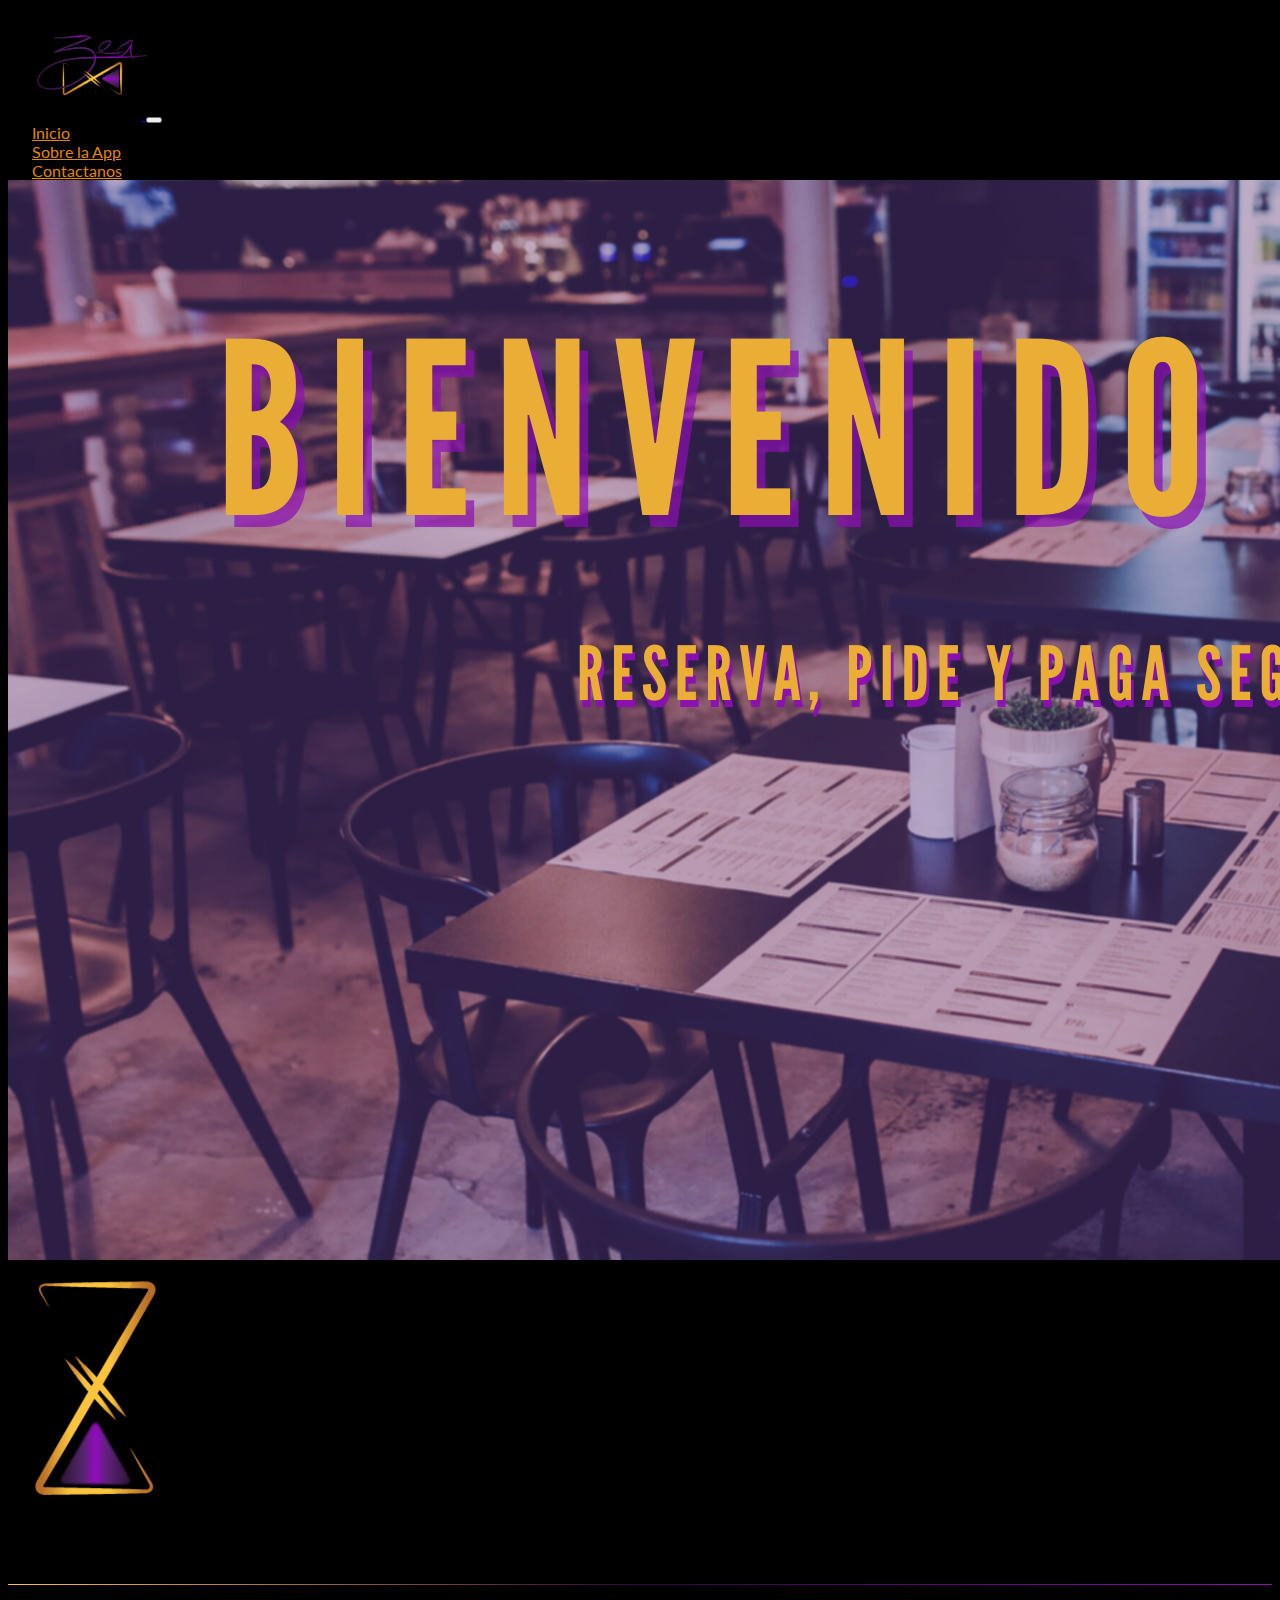
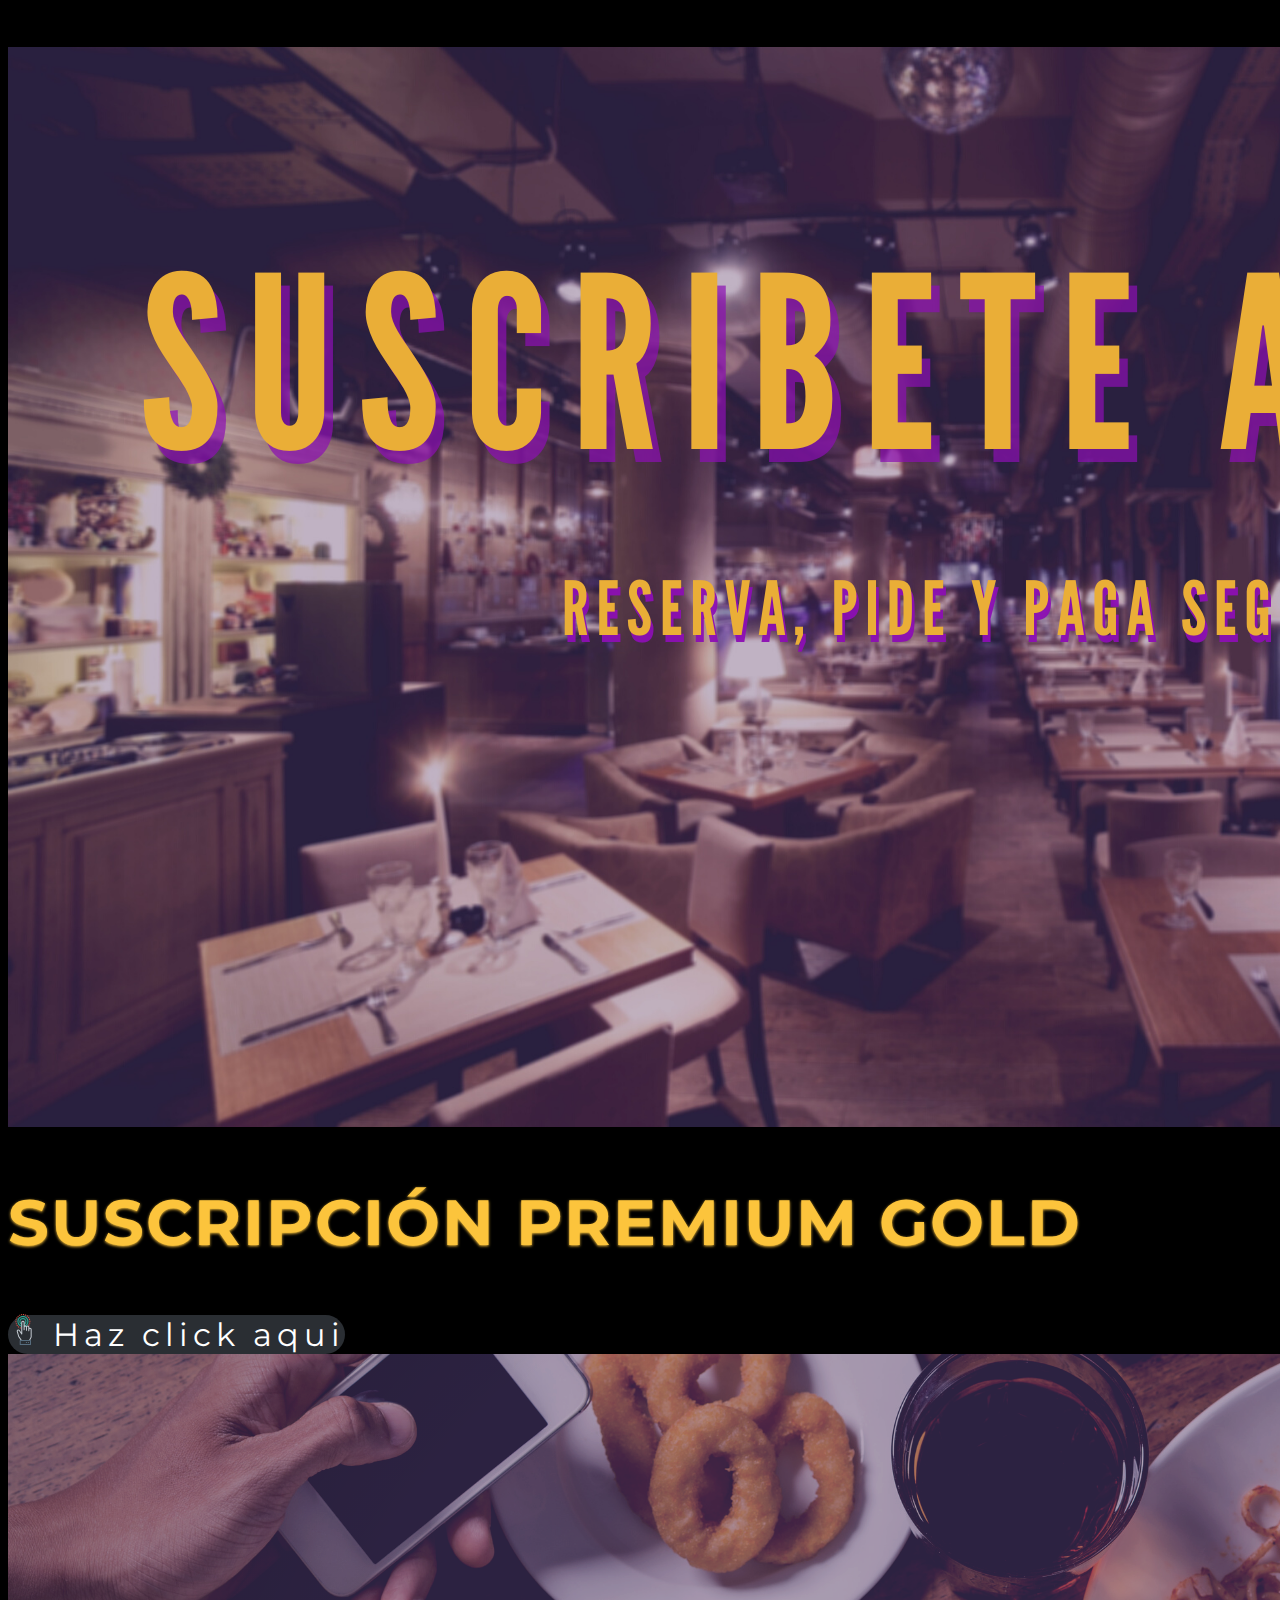
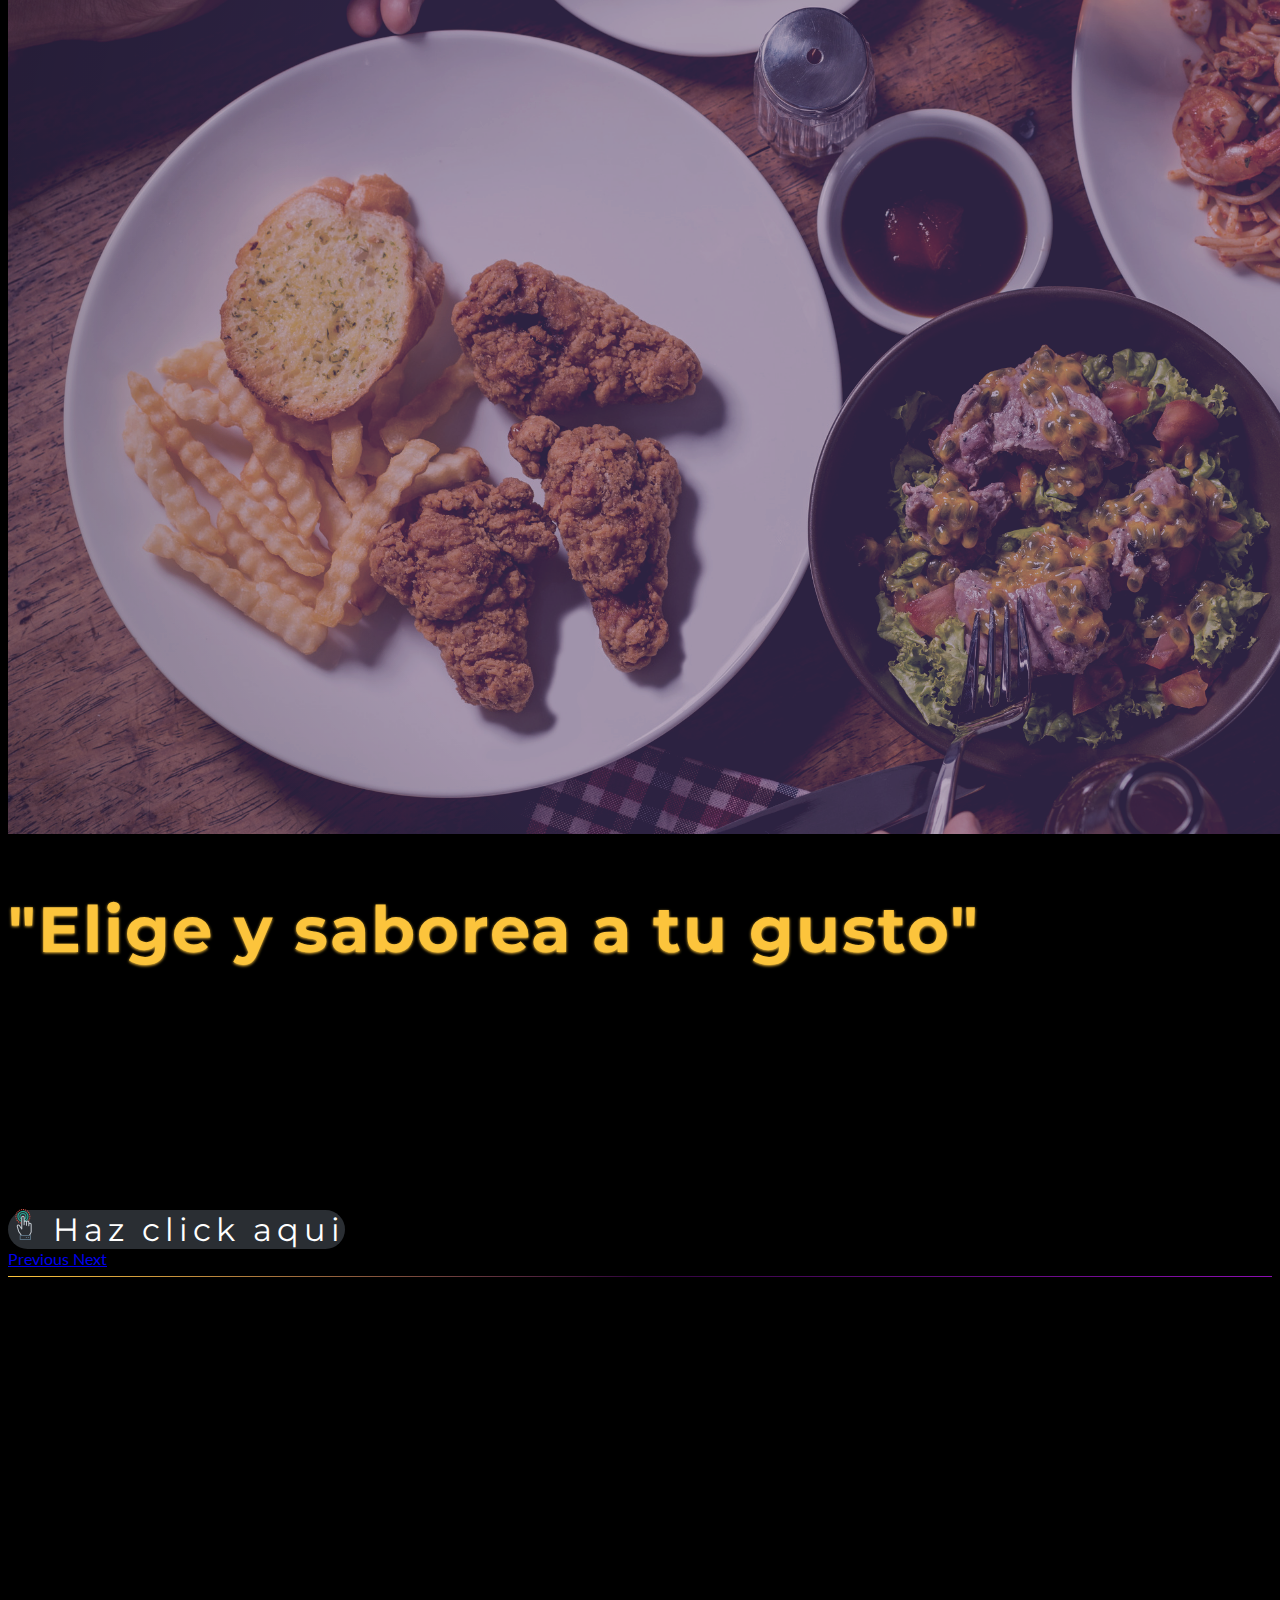
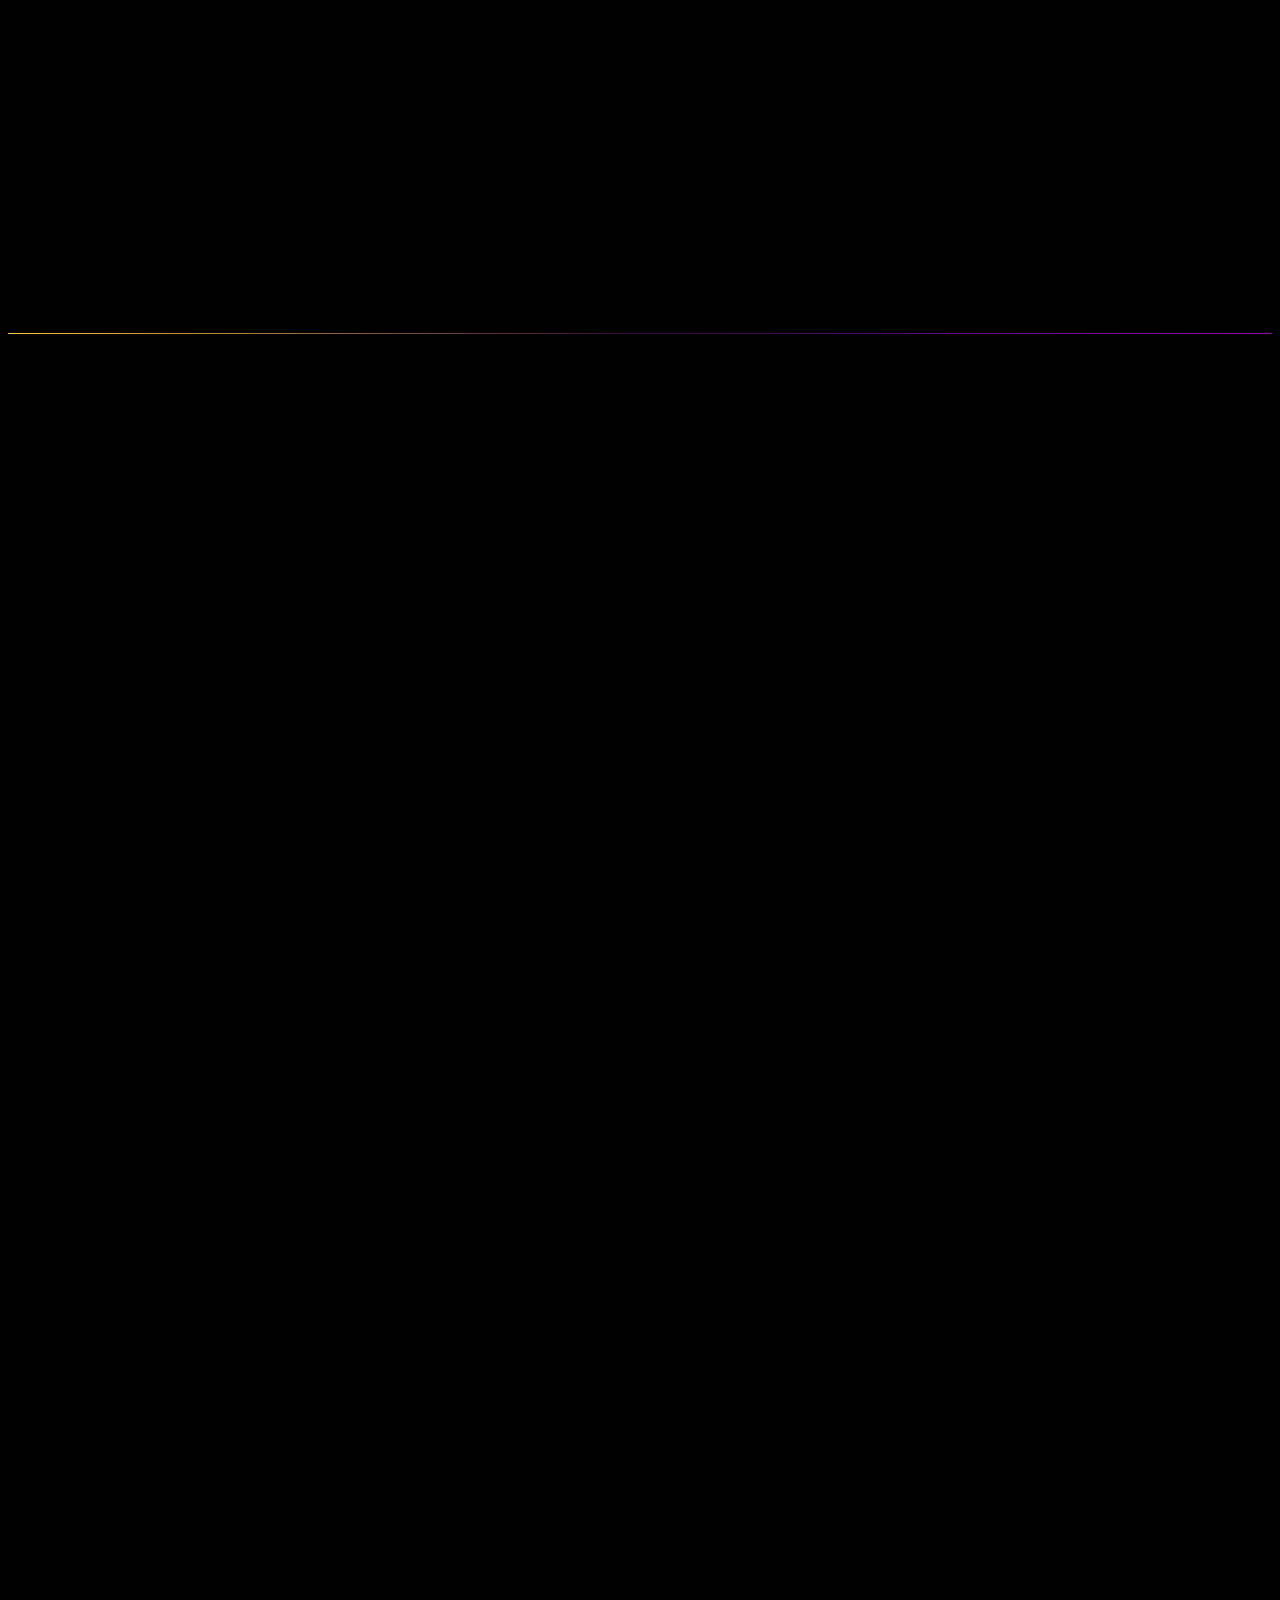
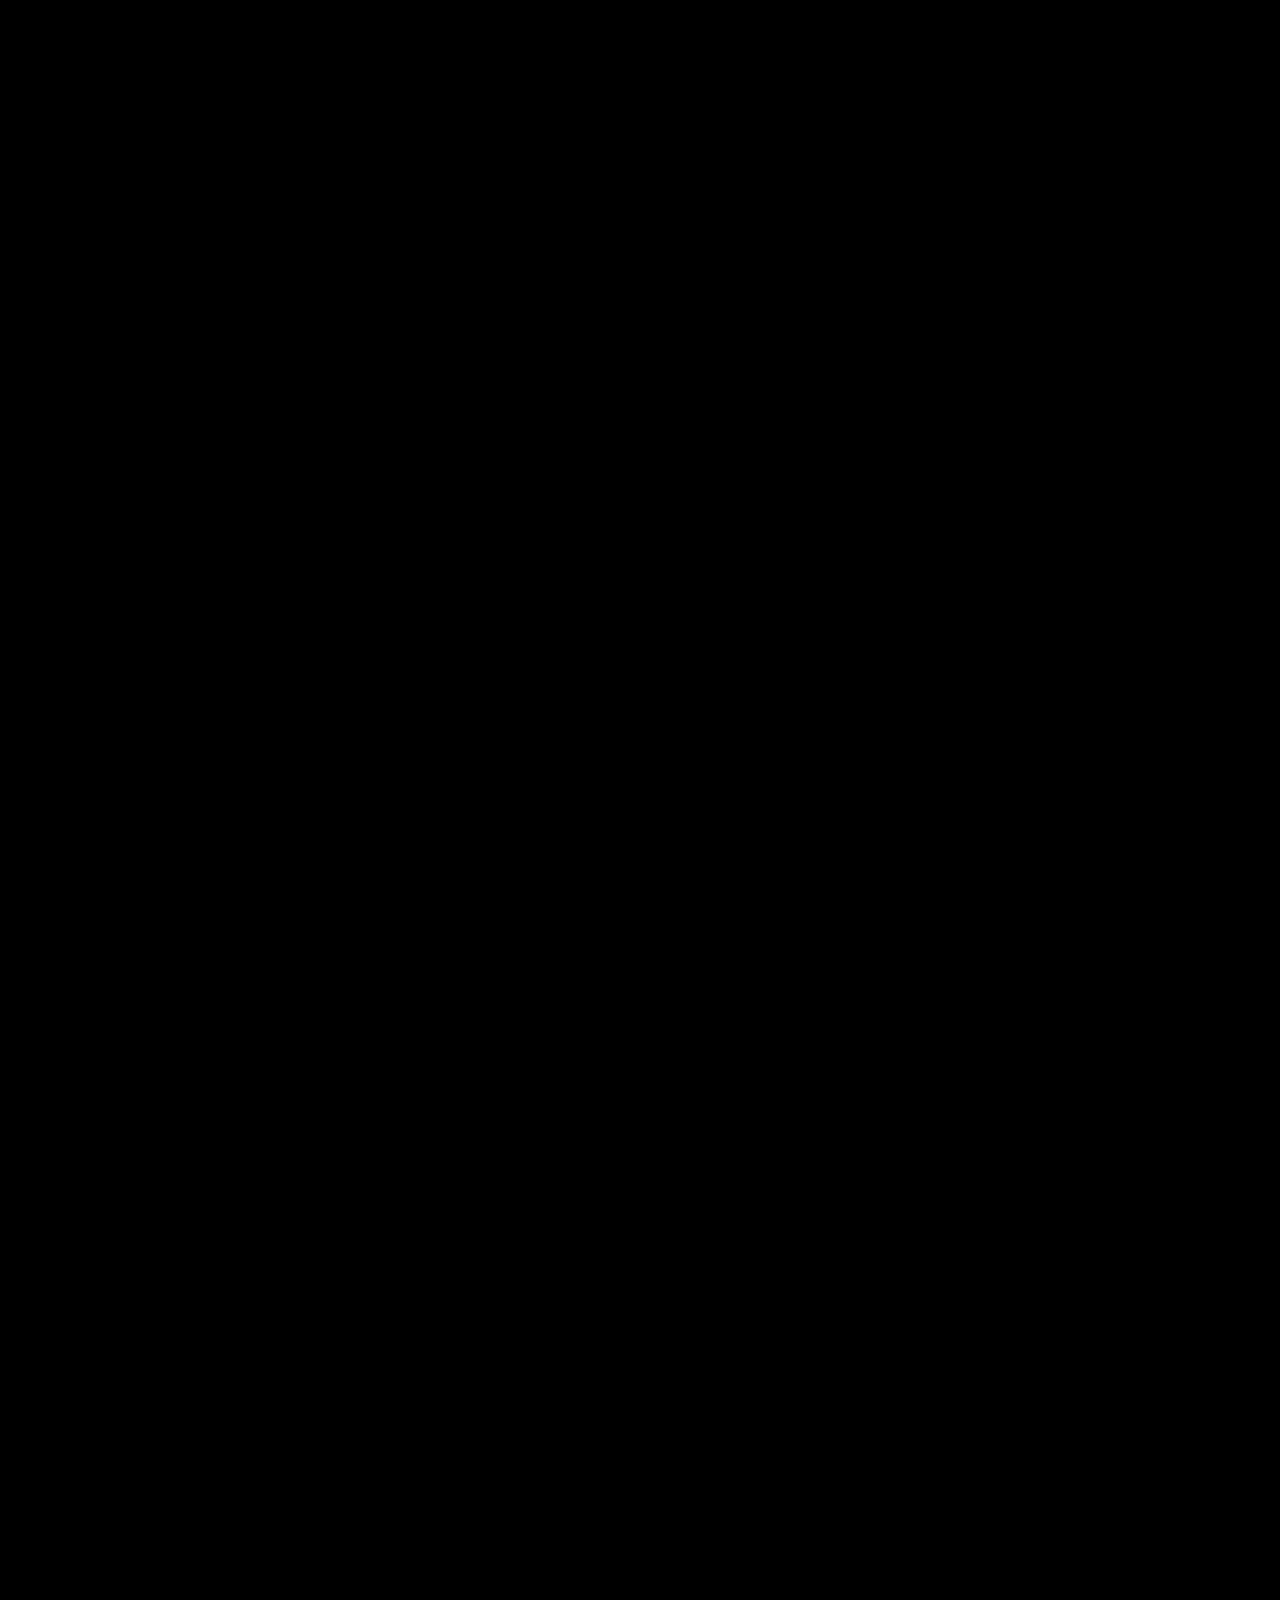
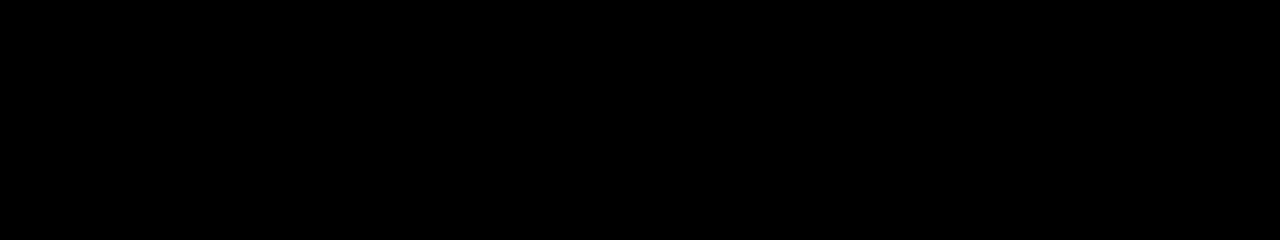
<file: contacto.html>
<!DOCTYPE html>
<html lang="es">
  <head>
    <meta charset="UTF-8" />
    <meta name="viewport" content="width=device-width, initial-scale=1.0" />
    <meta http-equiv="X-UA-Compatible" content="ie=edge" />
    <!-- #Boostrap -->
    <link
      rel="stylesheet"
      href="https://stackpath.bootstrapcdn.com/bootstrap/4.1.0/css/bootstrap.min.css"
      integrity="sha384-9gVQ4dYFwwWSjIDZnLEWnxCjeSWFphJiwGPXr1jddIhOegiu1FwO5qRGvFXOdJZ4"
      crossorigin="anonymous"
    />
    <!-- #Boostrap -->

    <!--Styles-->
    <link rel="stylesheet" href="styles/index.css" />
    <!--Fonts-->
    <link
      href="https://fonts.googleapis.com/css?family=Lato:300,400,700,900"
      rel="stylesheet"
    />
    <link rel="preconnect" href="https://fonts.gstatic.com">
    <link rel="preconnect" href="https://fonts.gstatic.com">
    <link href="https://fonts.googleapis.com/css2?family=Lobster+Two&family=Montserrat:wght@200&display=swap"
      rel="stylesheet">
    <!--Animate-->
    <link
      rel="stylesheet"
      href="https://cdnjs.cloudflare.com/ajax/libs/animate.css/4.1.1/animate.min.css"
    />
    <link rel="stylesheet" href="https://unpkg.com/aos@next/dist/aos.css" />
    <title>Contacto</title>
  </head>

  <body>

<!--Header-->
<header class="header">
      <!--Header-->
      <div class="barra">
        <!--Barra o Navegador-->
        <div class="container">
          <nav
            id="navegacion-principal"
            class="navbar navbar-dark justify-content-between
            navbar-expand-lg text-uppercase text-md-center fixed-top navbar-light
             "
          >
            <a class="navbar-brand" href="Index.html">
              <img id="img-logo" src="img/Logo.png" width="60" height="80"
              data-aos="zoom-in"/>
              <span class="display-4 w-1"></span></a
            >
            <button
              class="navbar-toggler"
              type="button"
              data-toggle="collapse"
              data-target="#navbarNavDropdown"
              aria-controls="navbarNavDropdown"
              aria-expanded="false"
              aria-label="Toggle navigation"
            >
              <span class="navbar-toggler-icon"></span>
            </button>

            <div class="collapse navbar-collapse "  id="navbarNavDropdown">
              <ul class="navbar-nav w-100 justify-content-end nav-tabs">
                <li class="nav-item">
                  <a class="nav-link" href="Index.html">Inicio</a>
                </li>
                <li class="nav-item">
                  <a class="nav-link" href="sobre-app.html">Sobre la App</a>
                </li>
                <li class="nav-item">
                  <a class="nav-link" href="contacto.html">Contactanos</a>
                </li>
              </ul>
            </div>
          </nav>
        </div>
        <!--.container-->
      </div>
      <!--.barra-->

      <div
        id="flechas"
        class="carousel slide carousel-fade"
        data-ride="carousel"
      >
        <div class="carousel-inner">
          <div class="carousel-item active">
            <img
              class="d-block img-fluid"
              src="img/ZEAFONDO3.png"
              id="carrusel"
            />
            <div class="container">
              <div class="row justify-content-between">
                <div class="col-lg-6">
                  <div class="carousel-caption d-none d-md-block text-left">
                    <img src="img/Logo-Zea.x.ico" class="animate__animated  animate__flash"  />
                  </div>
                </div>
                <div class="col-lg-6">
                  <div class="carousel-caption d-none d-md-block bloque-info">
                    <a
                    data-aos="zoom-in"
                      id="button-1"
                      href="https://play.google.com/store/apps/details?id=com.companyname.appreservation"
                      class="btn btn-warning btn-lg text-uppercase"
                    >
                      <img
                        src="img/play-store.svg"
                        class="img-fluid"
                        id="icono-play"
                        
                      />App para Usuarios</a
                    >
                    <hr class="style-two"/>
                    <a
                    data-aos="zoom-in"
                      id="button-2"
                      href="https://play.google.com/store/apps/details?id=com.companyname.zea_business"
                      class="btn btn-warning btn-lg text-uppercase"
                      >
                      <img src="img/play-store.svg"
                      class="img-fluid"
                      id="icono-play">
                      App para Negocios</a
                    >
                  </div>
                </div>
              </div>
            </div>
          </div>
          <!--End Carrusel 1-->
          <!-- #Carrusel2 -->
          <div class="carousel-item">
            <img
              class="d-block img-fluid d-block"
              src="img/ZEAFONDO4.png"
              id="carrusel"
            />
            <div class="carousel-caption d-none d-md-block bloque-info intro-class-in">
              <h2> SUSCRIPCIÓN
                PREMIUM GOLD</h2>
              <a href="" class="btn btn-warning"
                >
                <img src="img/click (3).svg">
                Haz click aqui</a
              >
            </div>
          </div>
          <!-- #EndCarrusel2 -->
          <!-- #Carrusel3 -->
          <div class="carousel-item">
            <img
              class="d-block img-fluid "
              src="img/ZEAFONDO5.png"
              id="carrusel"
            />
            <div class="carousel-caption d-none d-md-block bloque-info intro-class-in">
              <h2>"Elige y saborea a tu gusto"</h2>
               <p>Zea es posible gracias a las nuevas tecnologías, es única por ser una aplicación para toda Latinoamérica siendo caracterizada por transmitir elegancia, calidad y exclusividad total. Es diferente por contar con reservaciones y un sistema premium con beneficios exclusivos.</p>
              <a href="" class="btn btn-warning"
                >
                <img src="img/click (3).svg">
                Haz click aqui</a
              >
            </div>
          </div>
          <!-- #endCarrusel -->
        </div>
        <a
          class="carousel-control-prev"
          href="#flechas"
          role="button"
          data-slide="prev"
        >
          <span class="carousel-control-prev-icon" aria-hidden="true"></span>
          <span class="sr-only visually-hidden">Previous</span>
        </a>
        <a
          class="carousel-control-next"
          href="#flechas"
          role="button"
          data-slide="next"
        >
          <span class="carousel-control-next-icon" aria-hidden="true"></span>
          <span class="sr-only visually-hidden">Next</span>
        </a>
      </div>
    </header>
<!--End Header-->
<hr class="style-two"/>
<!--Section -->
<section class="container-fluid" data-aos="fade-up">
    <div class="row">
      <div class="col-12 col-lg-6 col-md-6" id="form-1">
          <h2 class="text-capitalize mb-2 text-center">Contactanos
            <hr class="style-two">
          </h2>
          <p class="text-white text-center" data-aos="fade-up" data-aos-delay="500">
          TAMBIEN PUEDES RETROALIMENTARNOS Y HACERNOS SABER SOBRE TU OPINION ACERCA DE LA APLICACION Y SU FUNCIONAMIENTO.
          ERES IMPORTANTE PARA NOSOTROS.
         </p>
         <a href="formulario.html" class="btn btn-success">Ingrese Aqui</a>
      </div>
      <div class="col-12 col-lg-6 col-md-6" id="form-2">
      <h2 class="text-capitalize mb-2 text-center">LLAMA O ENVIA UN WHATSAPP
            <hr class="style-two">
          </h2>
          <p class="text-white text-center" data-aos="fade-up" data-aos-delay="500">
          TAMBIEN PUEDES RETROALIMENTARNOS Y HACERNOS SABER SOBRE TU OPINION ACERCA DE LA APLICACION Y SU FUNCIONAMIENTO.
          ERES IMPORTANTE PARA NOSOTROS.
         </p>
         <a href="https://api.whatsapp.com/send/?phone=5216562809984&text&app_absent=0" class="btn btn-success">Ingrese Aqui</a>
      </div>
    </div>
</section>
<!--End Section-->



<hr class="style-two"/>
<!--Footer-->
<footer class="footer bg-dark mt-5" data-aos="zoom-in">
  <div class="container-fluid">
    <div class="py-2">
      <p
        class="text-light text-center"
      >
        <a id="text1" class="footer-text mr-5"><span id="fecha"></span>. Derechos Reservados</a>
        <a id="text2" href="Preguntas.html" class="footer-text mr-5 ml-5 text-light">Preguntas Frecuentes</a>
        <a id="text3" href="Terminos.html" class="footer-text mr-5 ml-5 text-light">Terminos y Condiciones</a>
      </p>

      <p class="text-light">
        Siguenos en Nuestras Redes Sociales
        <a href="https://www.facebook.com/zea.mobi/"><img src="img/facebook-logo-2019.svg" id="img-1"></a>
        <a href="https://www.instagram.com/zea_app/"><img src="img/instagram.svg" id="img-2"></a>
       <a href="https://www.youtube.com/channel/UC5qcIVUwJ4mYhSz_VHONuNA"> <img src="img/play.svg" id="img-3"></a>
      </p>


    </div>
  </div>
</footer>
<!--End Footer-->
<!--Scripts-->
    <script
    src="js/index.js">
    </script>
    <script
      src="https://code.jquery.com/jquery-3.3.1.slim.min.js"
      integrity="sha384-q8i/X+965DzO0rT7abK41JStQIAqVgRVzpbzo5smXKp4YfRvH+8abtTE1Pi6jizo"
      crossorigin="anonymous"
    ></script>
    <script
      src="https://cdnjs.cloudflare.com/ajax/libs/popper.js/1.14.0/umd/popper.min.js"
      integrity="sha384-cs/chFZiN24E4KMATLdqdvsezGxaGsi4hLGOzlXwp5UZB1LY//20VyM2taTB4QvJ"
      crossorigin="anonymous"
    ></script>
    <script
      src="https://stackpath.bootstrapcdn.com/bootstrap/4.1.0/js/bootstrap.min.js"
      integrity="sha384-uefMccjFJAIv6A+rW+L4AHf99KvxDjWSu1z9VI8SKNVmz4sk7buKt/6v9KI65qnm"
      crossorigin="anonymous"
    ></script>
    <script
     src="https://unpkg.com/aos@next/dist/aos.js">
    </script>
    <script>
      AOS.init();
      </script>
<!-- #EndScripts-->

</body>
</html>
</file>
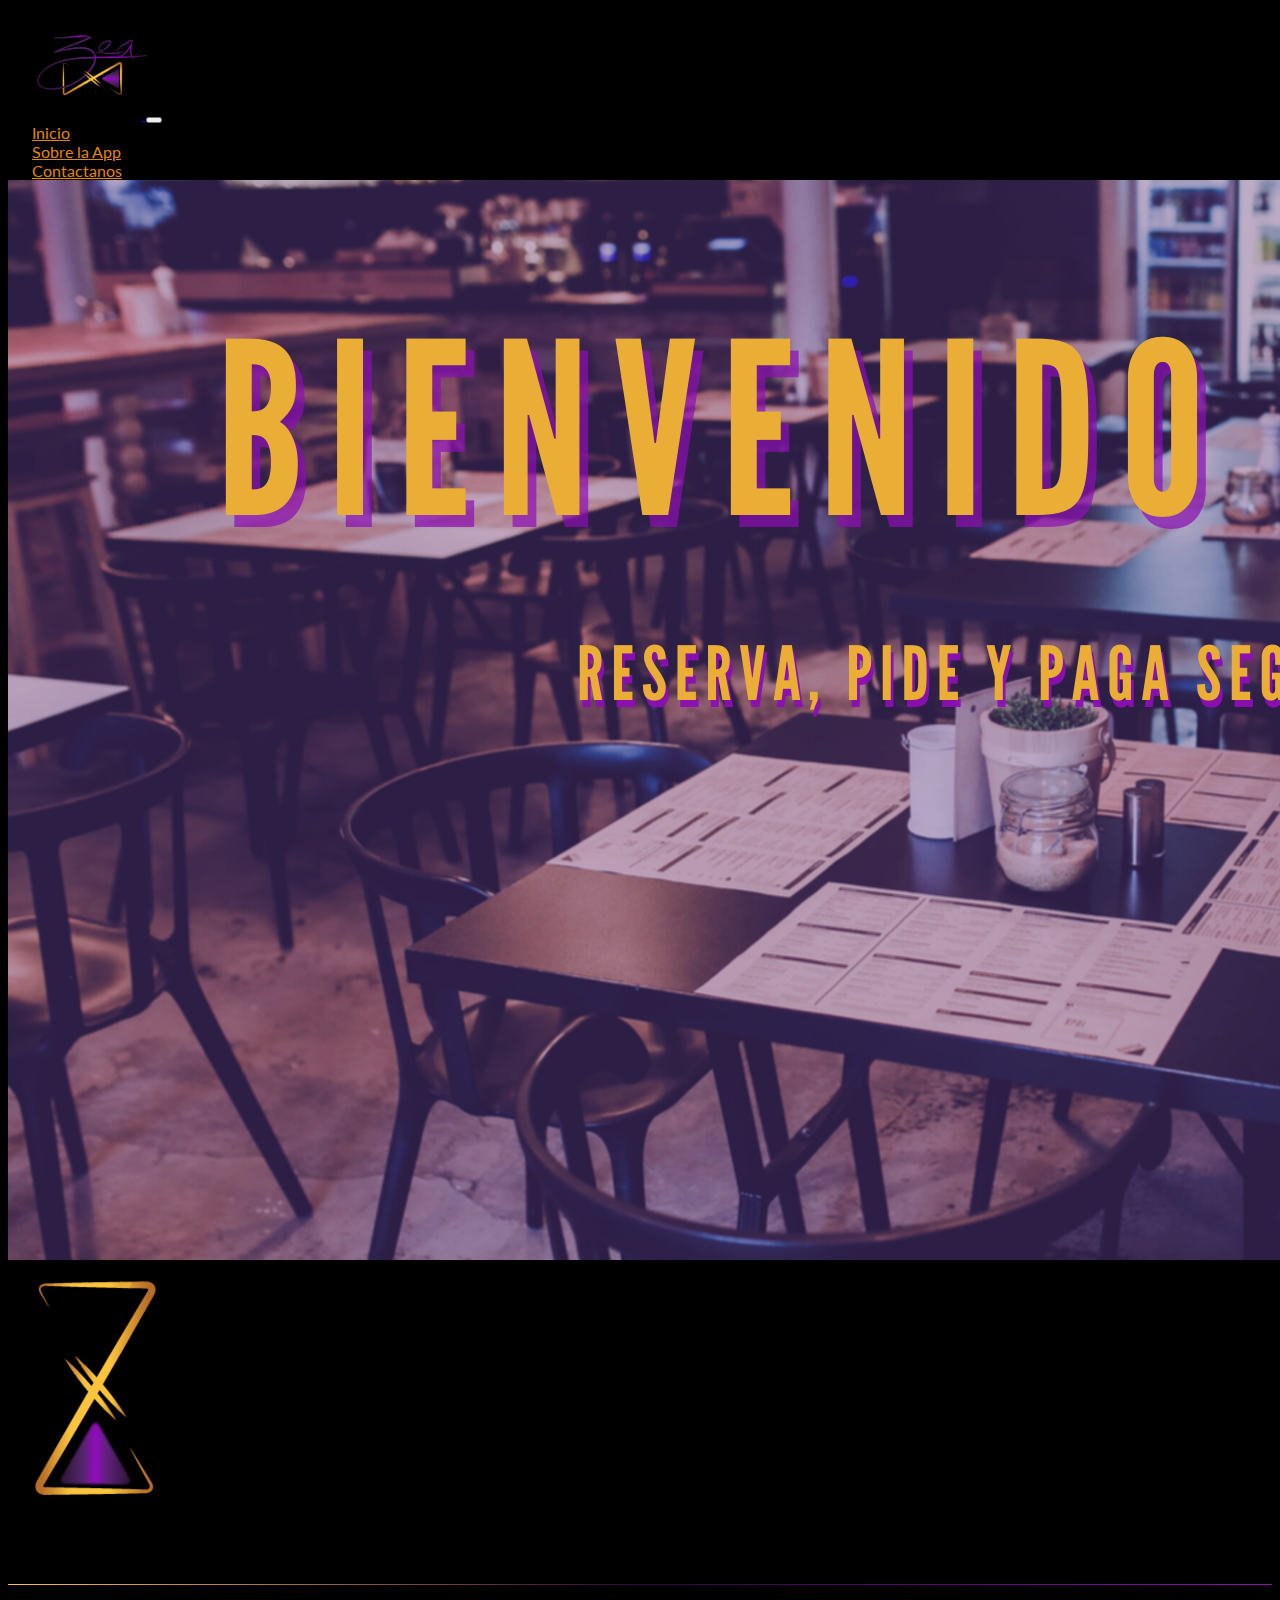
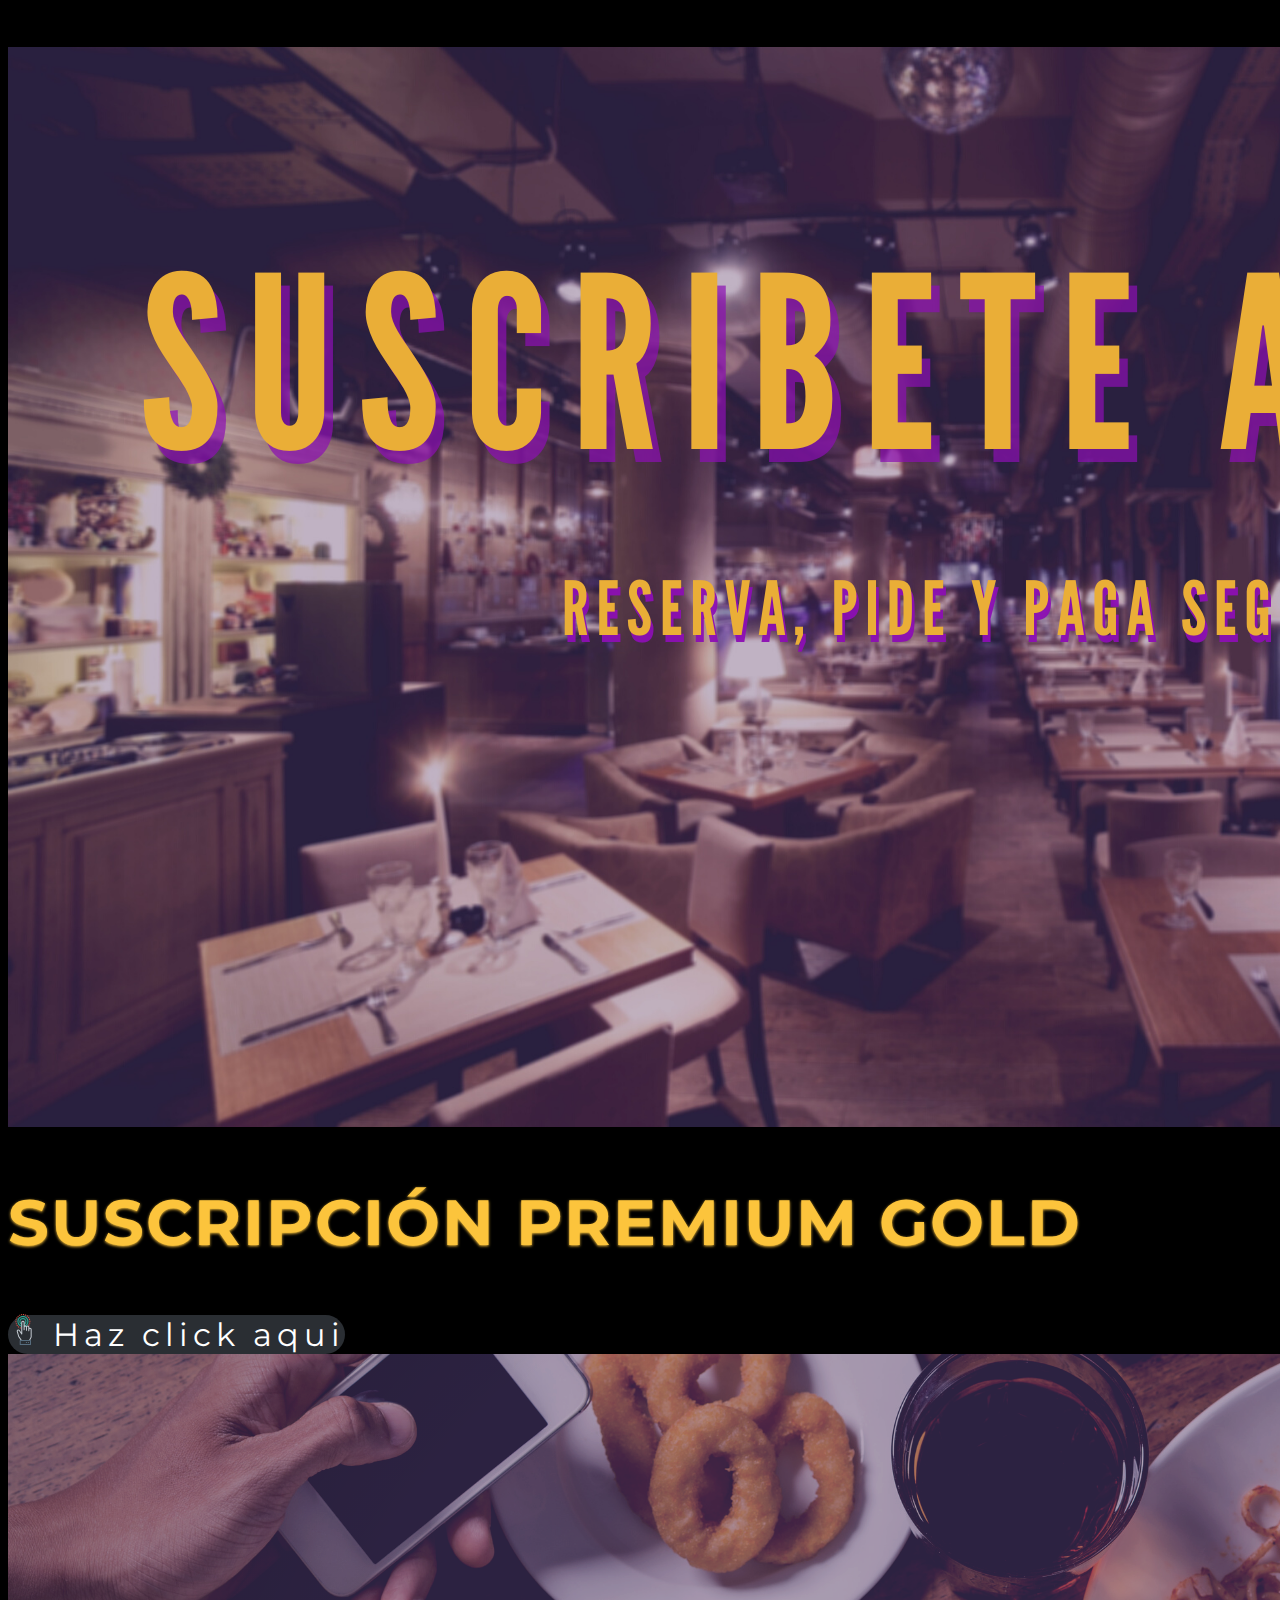
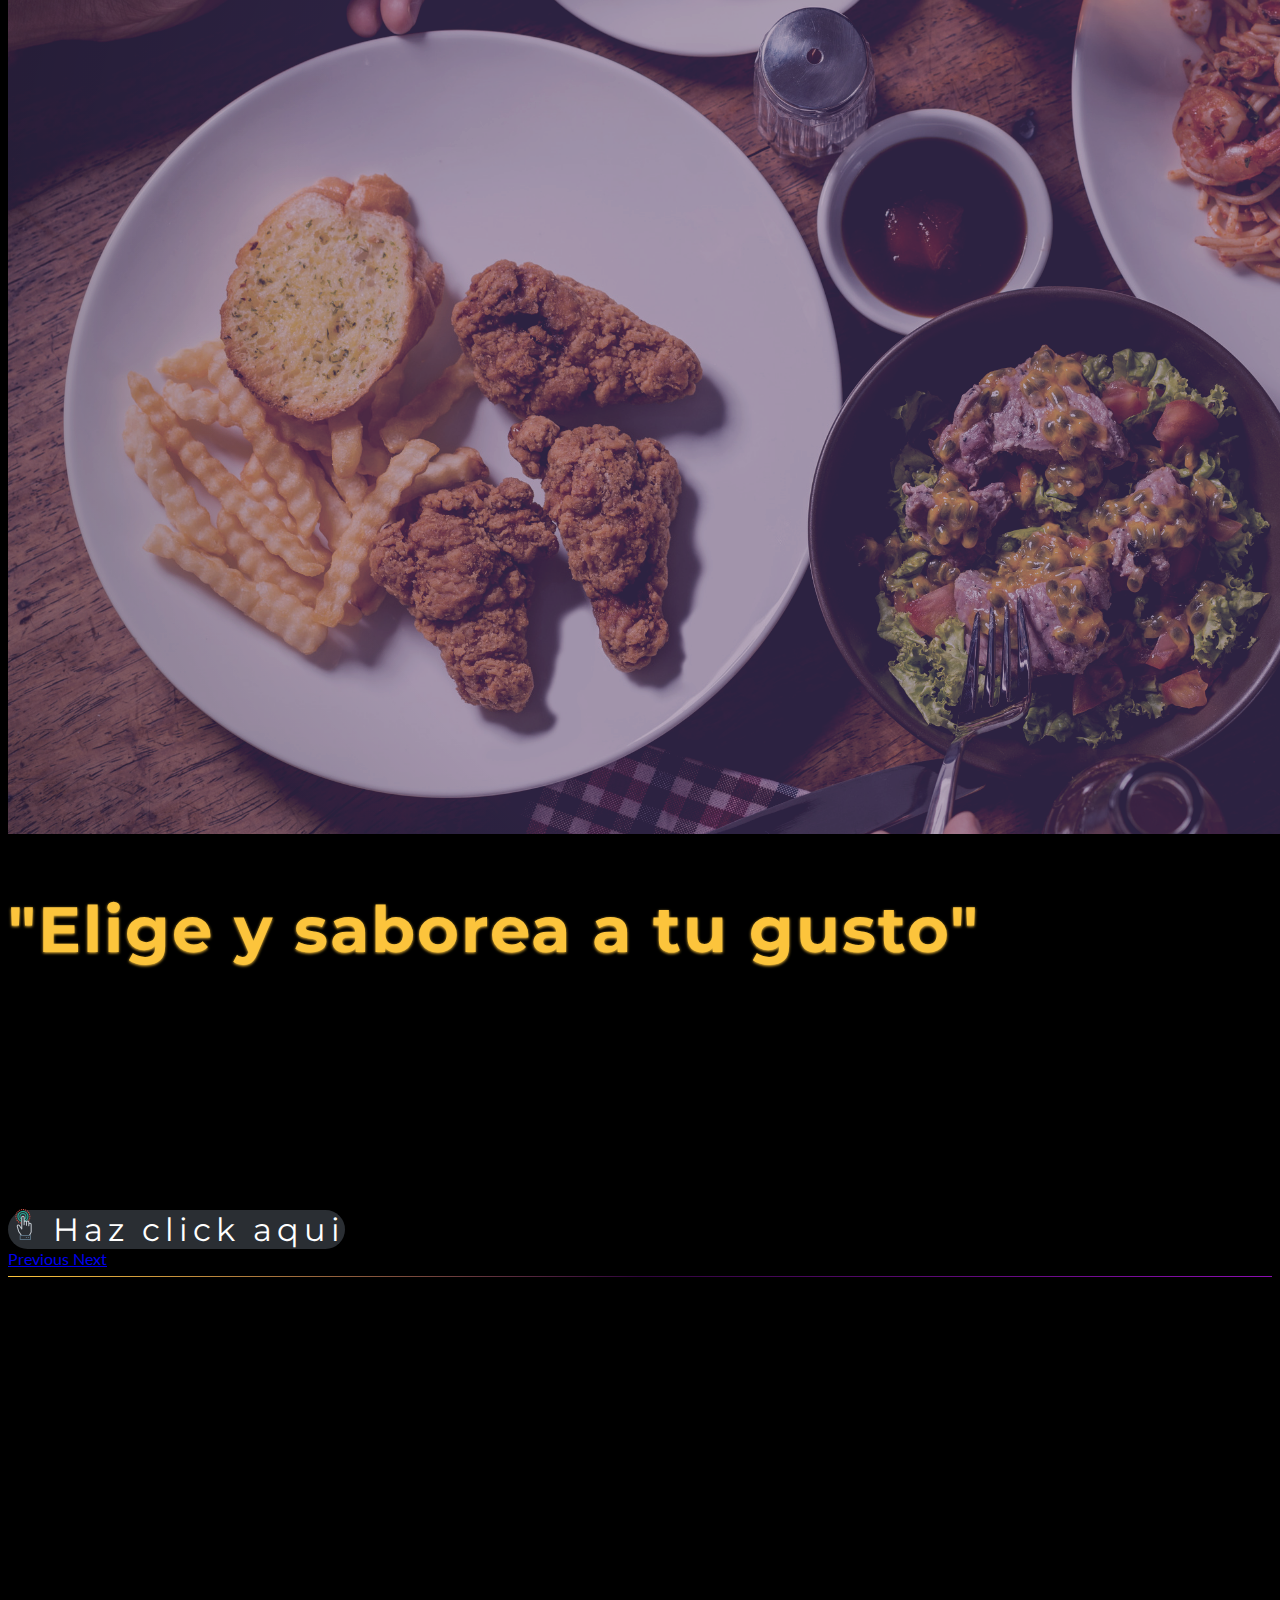
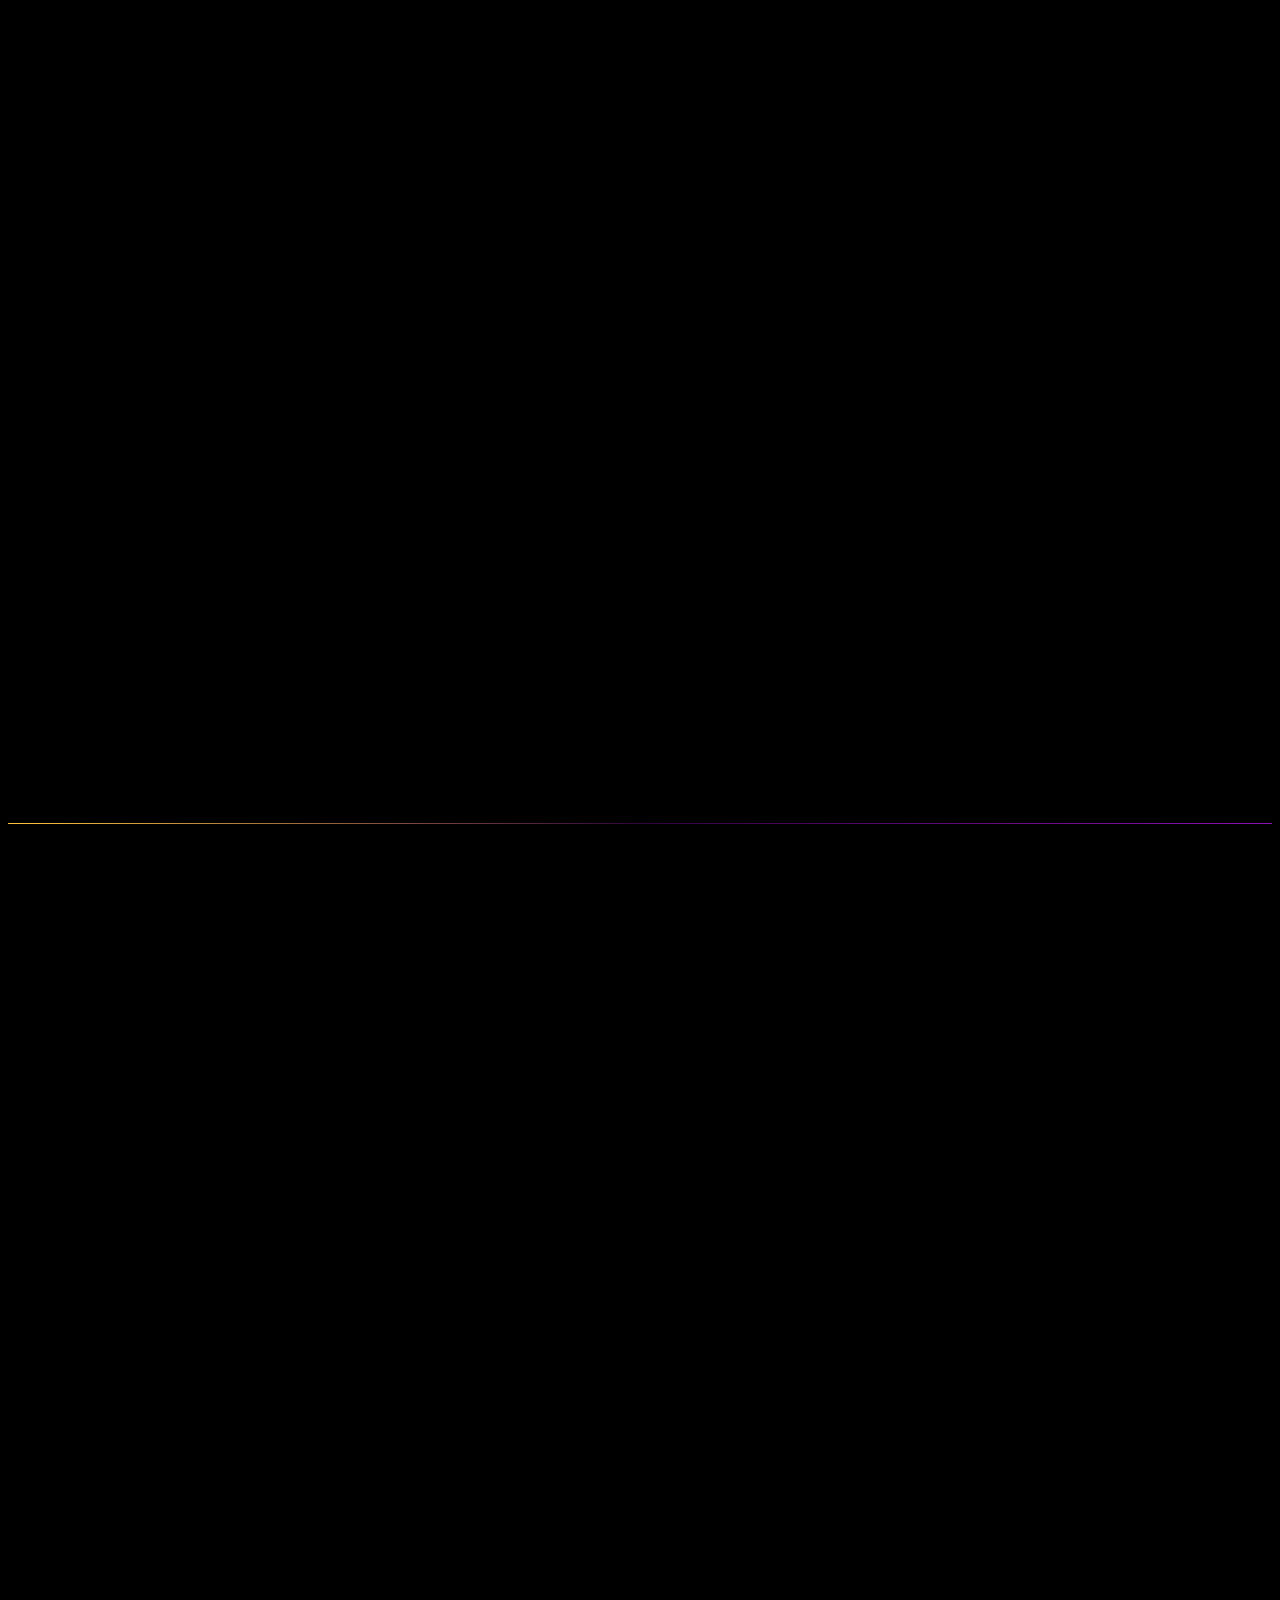
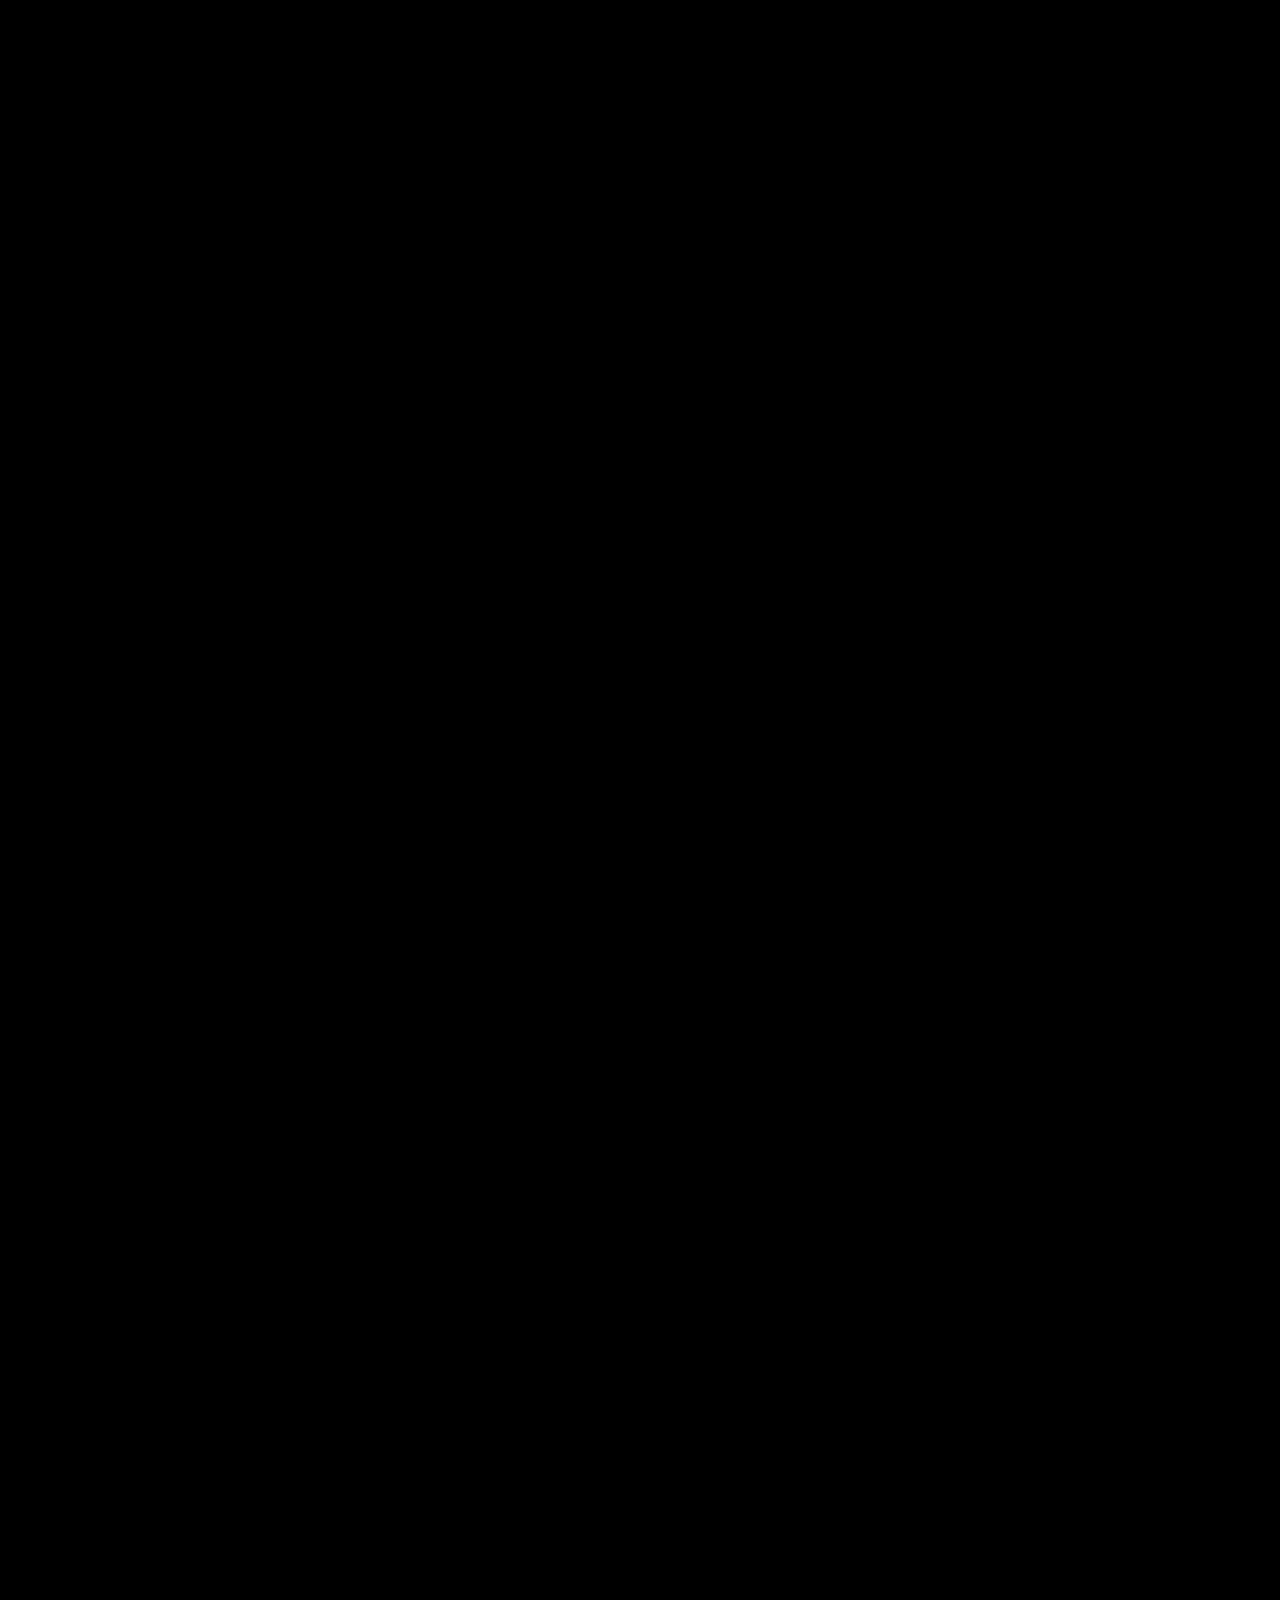
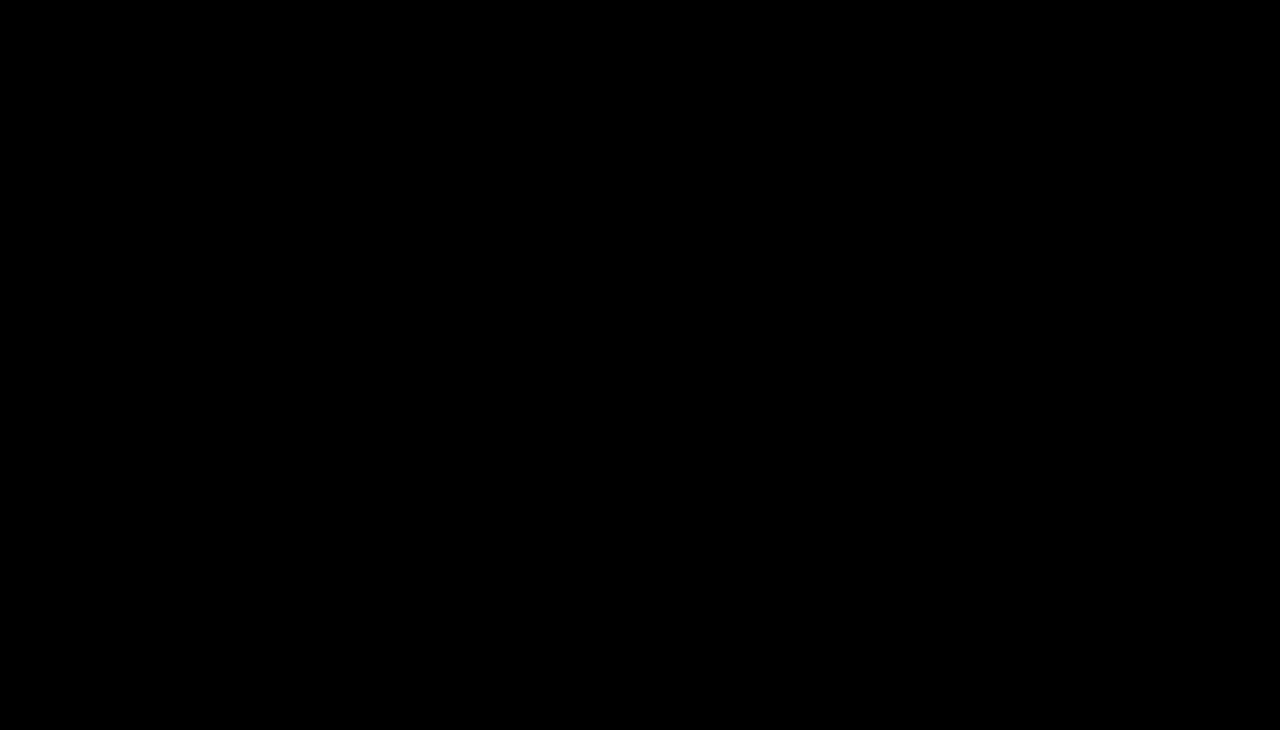
<file: formulario.html>
<!DOCTYPE html>
<html lang="es">
  <head>
    <meta charset="UTF-8" />
    <meta name="viewport" content="width=device-width, initial-scale=1.0" />
    <meta http-equiv="X-UA-Compatible" content="ie=edge" />
    <!-- #Boostrap -->

    <link
      href="https://cdn.jsdelivr.net/npm/bootstrap@5.0.0-beta1/dist/css/bootstrap.min.css"
      rel="stylesheet"
      integrity="sha384-giJF6kkoqNQ00vy+HMDP7azOuL0xtbfIcaT9wjKHr8RbDVddVHyTfAAsrekwKmP1"
      crossorigin="anonymous"
    />
    <!-- #Boostrap -->

    <!--Styles-->
    <link rel="stylesheet" href="styles/index.css" />
    <link rel="stylesheet" href="styles/formulario.css" />
    <!--Fonts-->
    <link
      href="https://fonts.googleapis.com/css?family=Lato:300,400,700,900"
      rel="stylesheet"
    />
    <link rel="preconnect" href="https://fonts.gstatic.com" />
    <link rel="preconnect" href="https://fonts.gstatic.com" />
    <link
      href="https://fonts.googleapis.com/css2?family=Lobster+Two&family=Montserrat:wght@200&display=swap"
      rel="stylesheet"
    />
    <!--Animate-->
    <link
      rel="stylesheet"
      href="https://cdnjs.cloudflare.com/ajax/libs/animate.css/4.1.1/animate.min.css"
    />
    <link rel="stylesheet" href="https://unpkg.com/aos@next/dist/aos.css" />
    <title>Contacto</title>
  </head>

  <body>
    <!-- #region Header-->
    <header class="header">
      <!--Header-->
      <div class="barra">
        <!--Barra o Navegador-->
        <div class="container">
          <nav
            id="navegacion-principal"
            class="navbar navbar-dark justify-content-between navbar-expand-lg text-uppercase text-md-center fixed-top navbar-light"
          >
            <a class="navbar-brand" href="Index.html">
              <img
                id="img-logo"
                src="img/Logo.png"
                width="60"
                height="80"
                data-aos="zoom-in" />
              <span class="display-4 w-1"></span
            ></a>
            <button
              class="navbar-toggler"
              type="button"
              data-toggle="collapse"
              data-target="#navbarNavDropdown"
              aria-controls="navbarNavDropdown"
              aria-expanded="false"
              aria-label="Toggle navigation"
            >
              <span class="navbar-toggler-icon"></span>
            </button>

            <div class="collapse navbar-collapse" id="navbarNavDropdown">
              <ul class="navbar-nav w-100 justify-content-end nav-tabs">
                <li class="nav-item">
                  <a class="nav-link" href="Index.html">Inicio</a>
                </li>
                <li class="nav-item">
                  <a class="nav-link" href="sobre-app.html">Sobre la App</a>
                </li>
                <li class="nav-item">
                  <a class="nav-link" href="contacto.html">Contactanos</a>
                </li>
              </ul>
            </div>
          </nav>
        </div>
        <!--.container-->
      </div>
      <!--.barra-->

      <div
        id="flechas"
        class="carousel slide carousel-fade"
        data-ride="carousel"
      >
        <div class="carousel-inner">
          <div class="carousel-item active">
            <img
              class="d-block img-fluid"
              src="img/ZEAFONDO3.png"
              id="carrusel"
            />
            <div class="container">
              <div class="row justify-content-between">
                <div class="col-lg-6">
                  <div class="carousel-caption d-none d-md-block text-left">
                    <img
                      src="img/Logo-Zea.x.ico"
                      class="animate__animated animate__flash"
                    />
                  </div>
                </div>
                <div class="col-lg-6">
                  <div class="carousel-caption d-none d-md-block bloque-info">
                    <a
                      data-aos="zoom-in"
                      id="button-1"
                      href="https://play.google.com/store/apps/details?id=com.companyname.appreservation"
                      class="btn btn-warning btn-lg text-uppercase"
                    >
                      <img
                        src="img/play-store.svg"
                        class="img-fluid"
                        id="icono-play"
                      />App para Usuarios</a
                    >
                    <hr class="style-two" />
                    <a
                      data-aos="zoom-in"
                      id="button-2"
                      href="https://play.google.com/store/apps/details?id=com.companyname.zea_business"
                      class="btn btn-warning btn-lg text-uppercase"
                    >
                      <img
                        src="img/play-store.svg"
                        class="img-fluid"
                        id="icono-play"
                      />
                      App para Negocios</a
                    >
                  </div>
                </div>
              </div>
            </div>
          </div>
          <!--End Carrusel 1-->
          <!-- #Carrusel2 -->
          <div class="carousel-item">
            <img
              class="d-block img-fluid d-block"
              src="img/ZEAFONDO4.png"
              id="carrusel"
            />
            <div
              class="carousel-caption d-none d-md-block bloque-info intro-class-in"
            >
              <h2>SUSCRIPCIÓN PREMIUM GOLD</h2>
              <a href="" class="btn btn-warning">
                <img src="img/click (3).svg" />
                Haz click aqui</a
              >
            </div>
          </div>
          <!-- #EndCarrusel2 -->
          <!-- #Carrusel3 -->
          <div class="carousel-item">
            <img
              class="d-block img-fluid"
              src="img/ZEAFONDO5.png"
              id="carrusel"
            />
            <div
              class="carousel-caption d-none d-md-block bloque-info intro-class-in"
            >
              <h2>"Elige y saborea a tu gusto"</h2>
              <p>
                Zea es posible gracias a las nuevas tecnologías, es única por
                ser una aplicación para toda Latinoamérica siendo caracterizada
                por transmitir elegancia, calidad y exclusividad total. Es
                diferente por contar con reservaciones y un sistema premium con
                beneficios exclusivos.
              </p>
              <a href="" class="btn btn-warning">
                <img src="img/click (3).svg" />
                Haz click aqui</a
              >
            </div>
          </div>
          <!-- #endCarrusel -->
        </div>
        <a
          class="carousel-control-prev"
          href="#flechas"
          role="button"
          data-slide="prev"
        >
          <span class="carousel-control-prev-icon" aria-hidden="true"></span>
          <span class="sr-only visually-hidden">Previous</span>
        </a>
        <a
          class="carousel-control-next"
          href="#flechas"
          role="button"
          data-slide="next"
        >
          <span class="carousel-control-next-icon" aria-hidden="true"></span>
          <span class="sr-only visually-hidden">Next</span>
        </a>
      </div>
    </header>
    <!-- #endregion -->

    <hr class="style-two" />

    <!-- #region Section-->
    <section class="container-fluid" data-aos="fade-up">
      <div class="row">
        <div class="col-12 col-lg-12 col-md-12 col-sm-12" id="form-4">
          <h2 class="text-capitalize mb-2 text-center">
            CONTACTANOS
            <hr class="style-two" />
          </h2>
          <p class="text-white text-center">
            Al ser cliente Premium Gold podrás tener la preferencia en todas tus
            reservas y pedidos a domicilio, siendo estos servicios mucho más
            rápidos para ti.
          </p>
        </div>
      </div>
    </section>
    <!-- #endregion -->

    <!-- #region Formulario-->
    <section class="container-fluid" data-aos="fade-up">
      <div class="row">
        <div class="col-12 col-lg-12 col-md-12">
          <form action="server/conexion.php" method="POST" id="formulario">
            <h1 class="display-1">
              <hr />
              Contacto ZEA
              <hr />
            </h1>
            <div class="col-lg-8 col-md-8 col-sm-8">
              <div class="form-floating mb-3">
                <input 
                  name="id"
                  type="text"
                  class="form-control"
                  id="floatingInput"
                  placeholder="Ingrese el Nombre"
                  hidden
                />
                <label for="floatingInput">Nombre</label>
                <hr />
              </div>
            </div>
            <div class="col-lg-8 col-md-8 col-sm-8">
              <div class="form-floating mb-3">
                <input
                  name="nombre"
                  type="text"
                  class="form-control"
                  id="floatingInput"
                  placeholder="Ingrese el Nombre"
                />
                <label for="floatingInput">Nombre</label>
                <hr />
              </div>
            </div>
            <div class="col-lg-8 col-md-8 col-sm-8">
              <div class="form-floating mb-3">
                <input
                  name="Apaterno"
                  type="text"
                  class="form-control"
                  id="floatingInput"
                  placeholder="Ingrese Apellido Paterno"
                />
                <label for="floatingInput">Apellido Paterno</label>
              </div>
              <div class="form-floating mb-3">
                <input
                  name="Amaterno"
                  class="form-control"
                  id="floatingInput"

                  placeholder="Ingrese el Apellido Materno"
                />
                <label for="floatingInput">Apellido Materno</label>
              </div>
            </div>
            <div class="col-lg-8 col-md-8 col-sm-8">
              <div class="form-floating mb-3">
                <input
                  name="email"
                  type="email"
                  class="form-control"
                  id="floatingInput"
                  placeholder="Ingrese el Nombre"
                />
                <label for="floatingInput">Email</label>
              </div>
            </div>
            <div class="col-lg-8 col-md-8 col-sm-8">
              <div class="form-floating mb-3">
                <textarea
                  name="mensaje"
                  class="form-control"
                  placeholder="Agregue un Commentario"
                  id="floatingTextarea"
                  style="height: 100px"
                ></textarea>
                <label for="floatingTextarea">Comentarios</label>
              </div>
            </div>
            <div class="d-grid col-8 mx-auto">
              <input type="submit" class="btn btn-outline-primary btn-block"></input>
            </div>
          </form>
        </div>
      </div>
    </section>
    <!-- #endregion -->

    <hr class="style-two" />

    <!--#region-->
    <footer class="footer bg-dark mt-5" data-aos="zoom-in">
      <div class="container-fluid">
        <div class="py-2">
          <p class="text-light text-center">
            <a id="text1" class="nav-link footer-text mr-5"
              ><span id="fecha"></span>. Derechos Reservados</a
            >
            <a
              id="text2"
              href="Preguntas.html"
              class="nav-link footer-text mr-5 ml-5 text-light"
              >Preguntas Frecuentes</a
            >
            <a
              id="text3"
              href="Terminos.html"
              class="nav-link footer-text mr-5 ml-5 text-light"
              >Terminos y Condiciones</a
            >
          </p>

          <p class="text-light">
            Siguenos en Nuestras Redes Sociales
            <a href="https://www.facebook.com/zea.mobi/"><img src="img/facebook-logo-2019.svg" id="img-1"></a>
            <a href="https://www.instagram.com/zea_app/"><img src="img/instagram.svg" id="img-2"></a>
           <a href="https://www.youtube.com/channel/UC5qcIVUwJ4mYhSz_VHONuNA"> <img src="img/play.svg" id="img-3"></a>
          </p>
        </div>
      </div>
    </footer>
    <!--#endregion-->

    <!-- #region -->
    <script src="js/index.js"></script>
    <script
      src="https://code.jquery.com/jquery-3.3.1.slim.min.js"
      integrity="sha384-q8i/X+965DzO0rT7abK41JStQIAqVgRVzpbzo5smXKp4YfRvH+8abtTE1Pi6jizo"
      crossorigin="anonymous"
    ></script>
    <script
      src="https://cdnjs.cloudflare.com/ajax/libs/popper.js/1.14.0/umd/popper.min.js"
      integrity="sha384-cs/chFZiN24E4KMATLdqdvsezGxaGsi4hLGOzlXwp5UZB1LY//20VyM2taTB4QvJ"
      crossorigin="anonymous"
    ></script>
    <script
      src="https://stackpath.bootstrapcdn.com/bootstrap/4.1.0/js/bootstrap.min.js"
      integrity="sha384-uefMccjFJAIv6A+rW+L4AHf99KvxDjWSu1z9VI8SKNVmz4sk7buKt/6v9KI65qnm"
      crossorigin="anonymous"
    ></script>
    <script
      src="https://cdn.jsdelivr.net/npm/bootstrap@5.0.0-beta1/dist/js/bootstrap.bundle.min.js"
      integrity="sha384-ygbV9kiqUc6oa4msXn9868pTtWMgiQaeYH7/t7LECLbyPA2x65Kgf80OJFdroafW"
      crossorigin="anonymous"
    ></script>
    <script src="https://unpkg.com/aos@next/dist/aos.js"></script>
    <script>
      AOS.init();
    </script>
    <!-- #endregion -->
  </body>
</html>
</file>
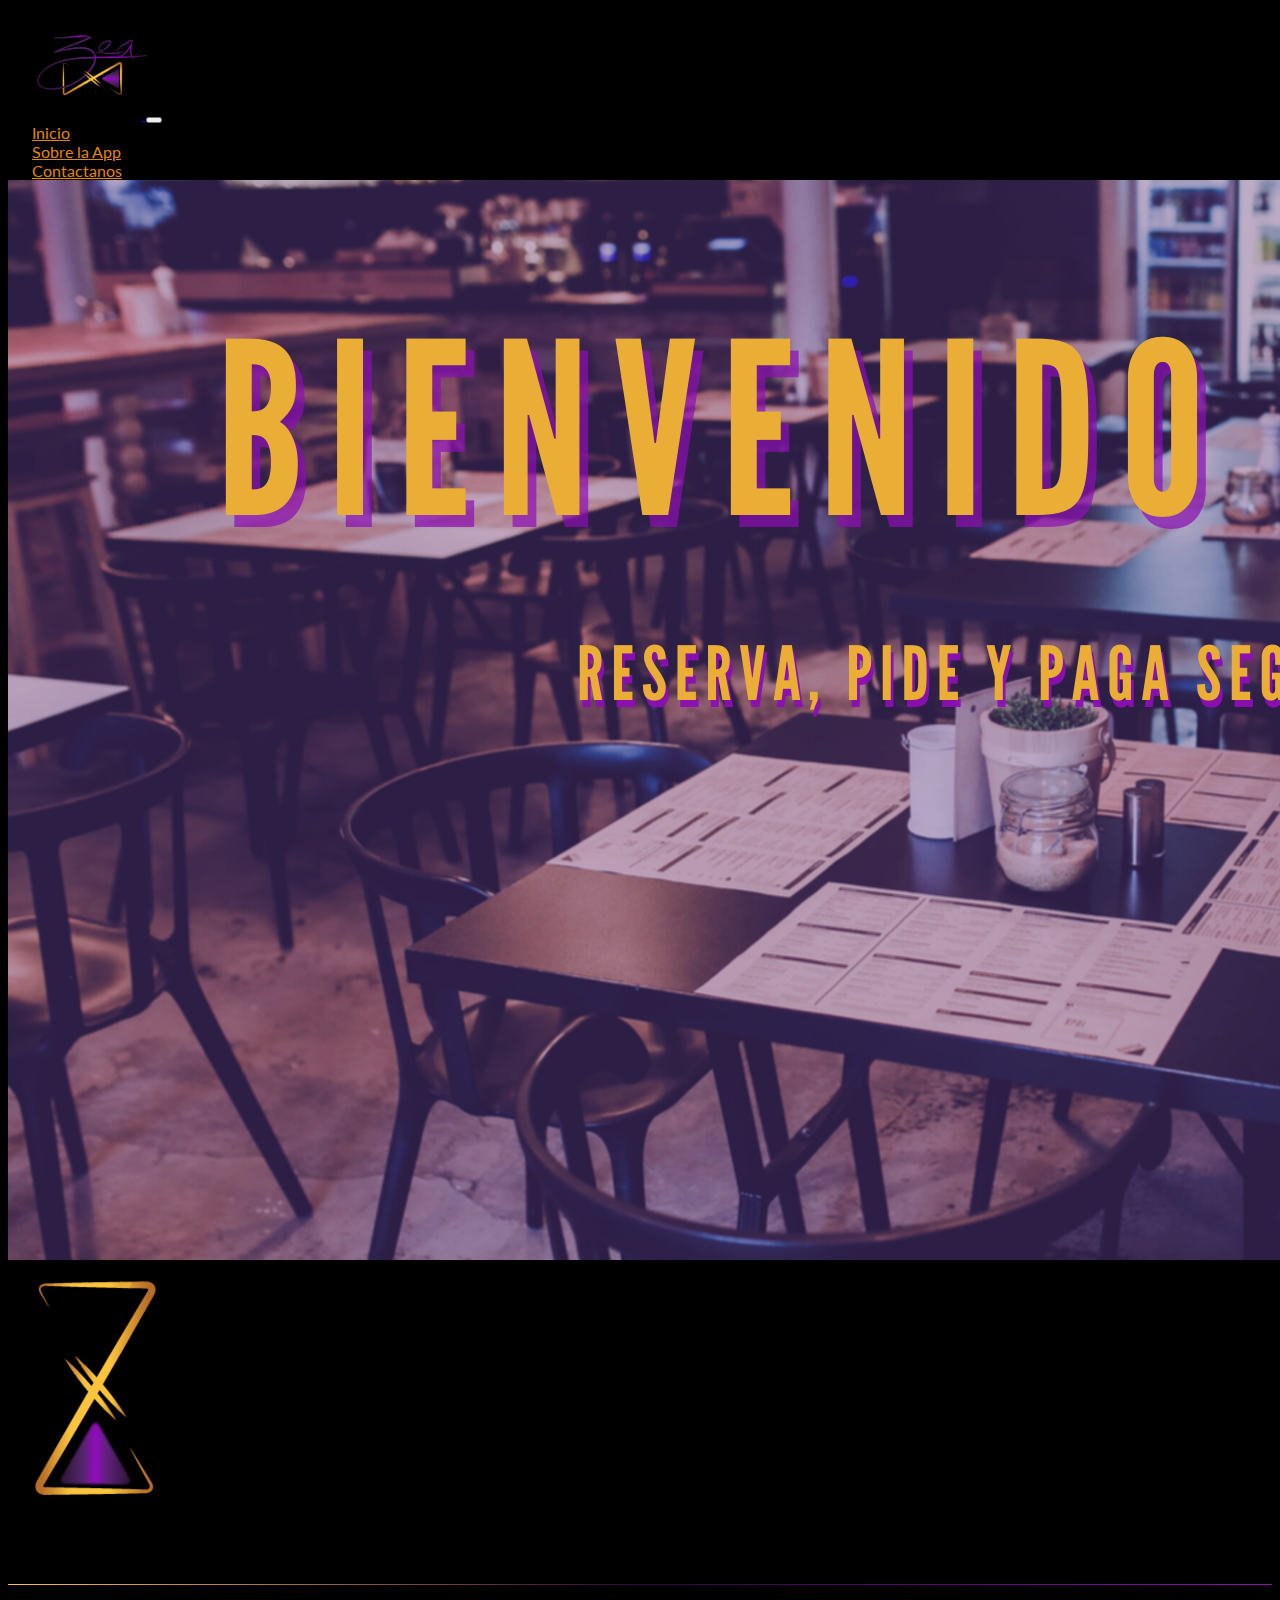
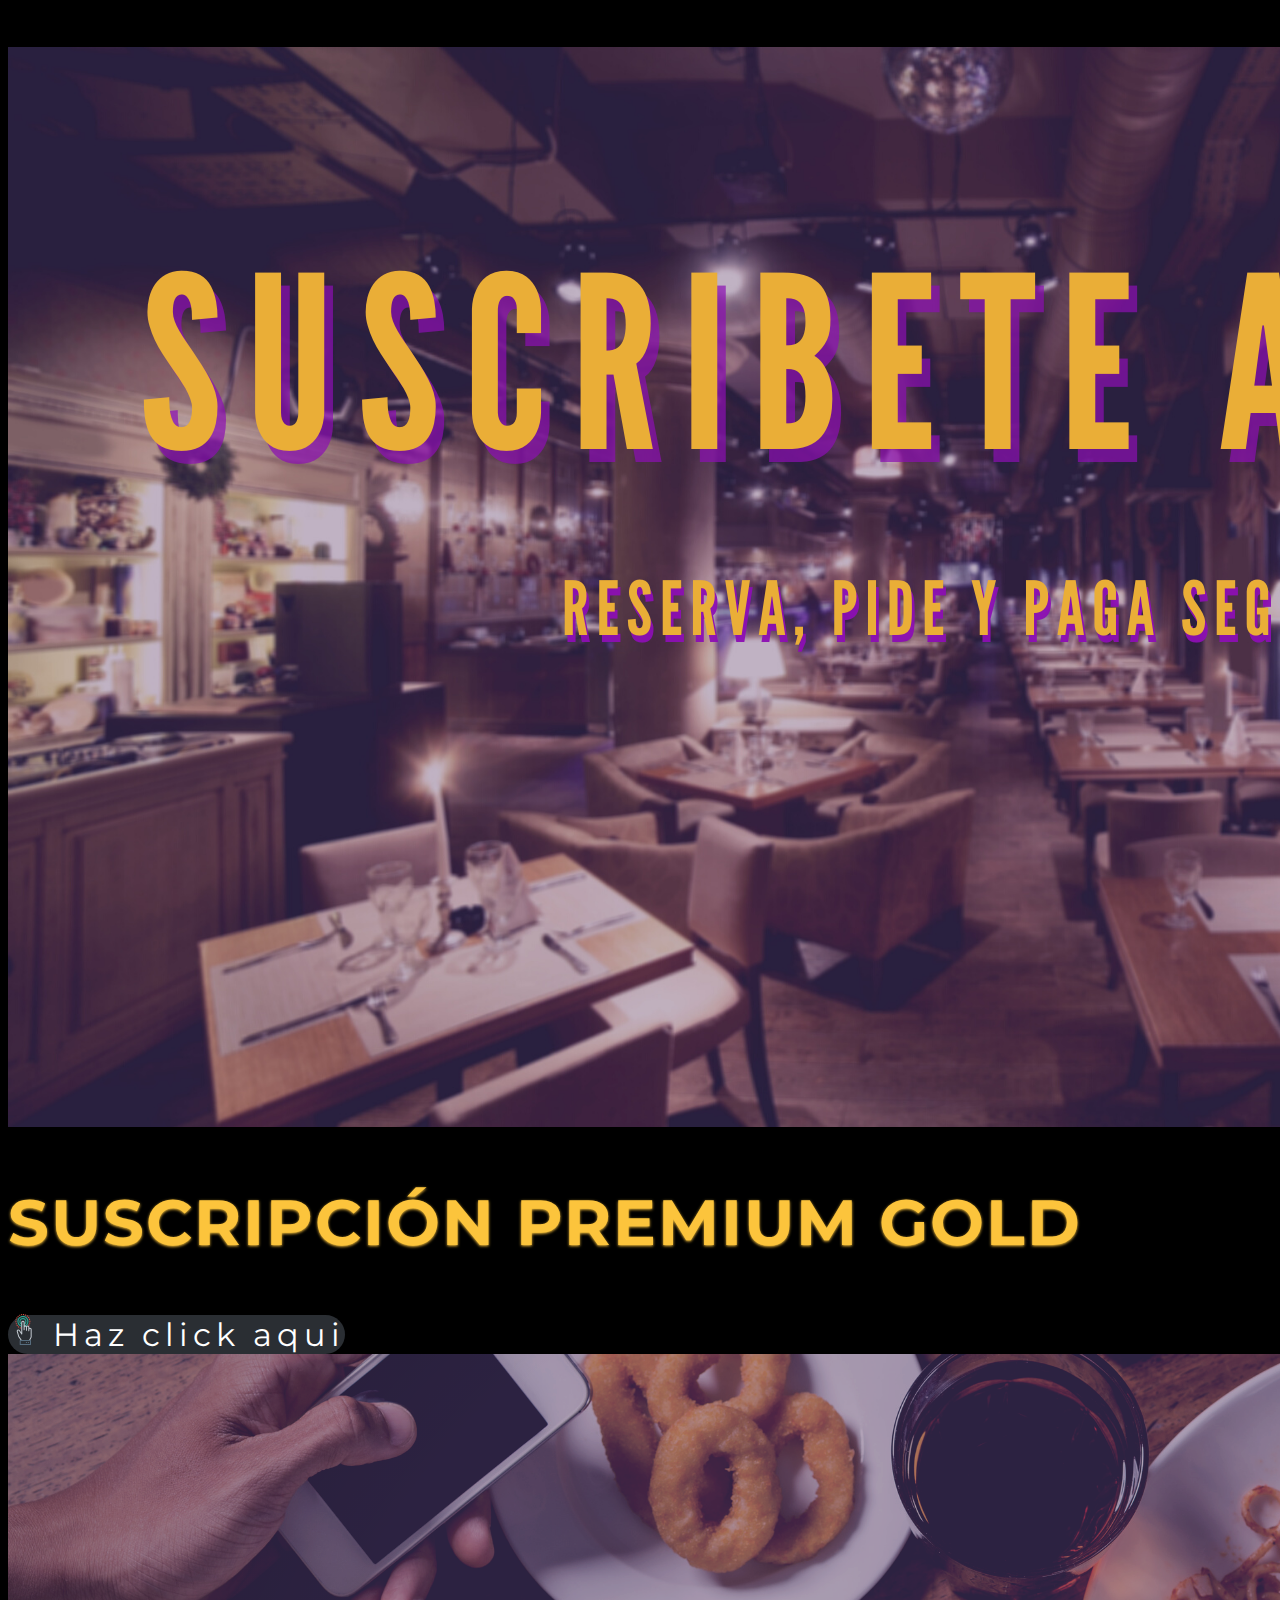
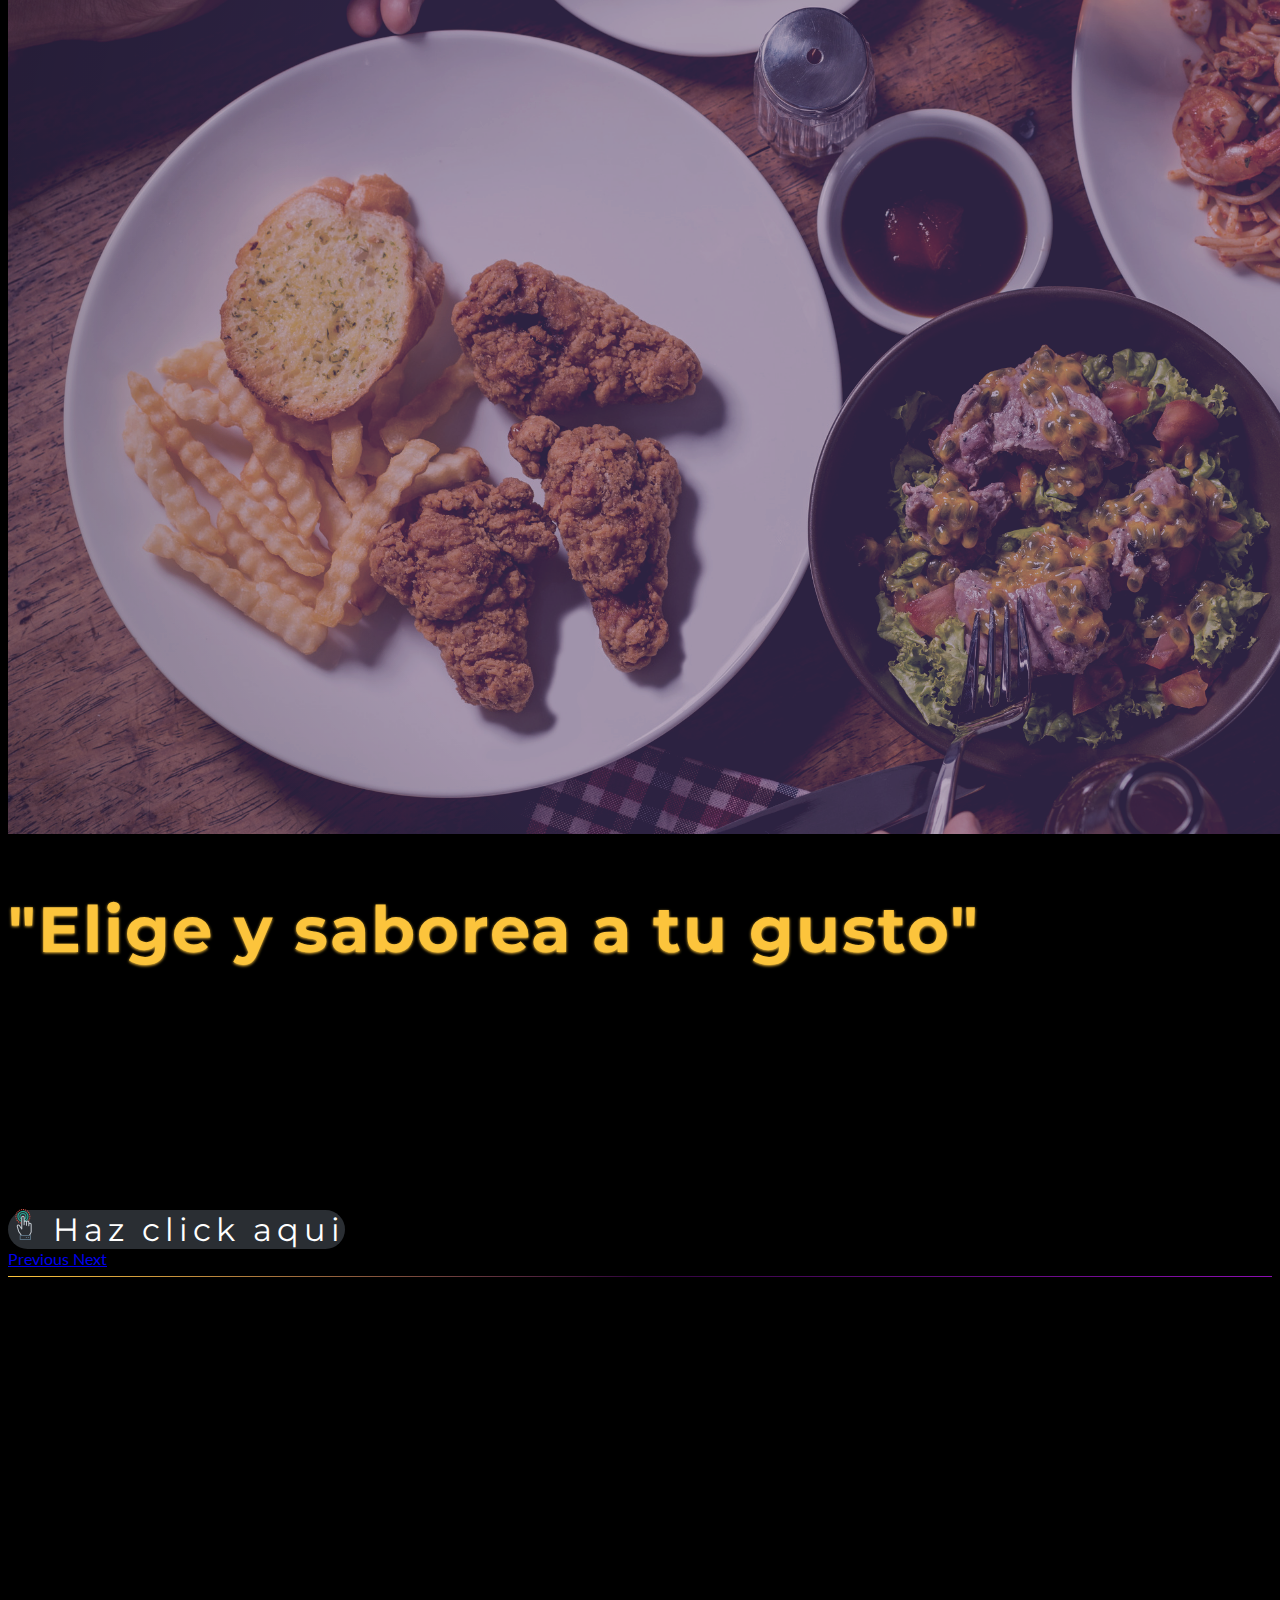
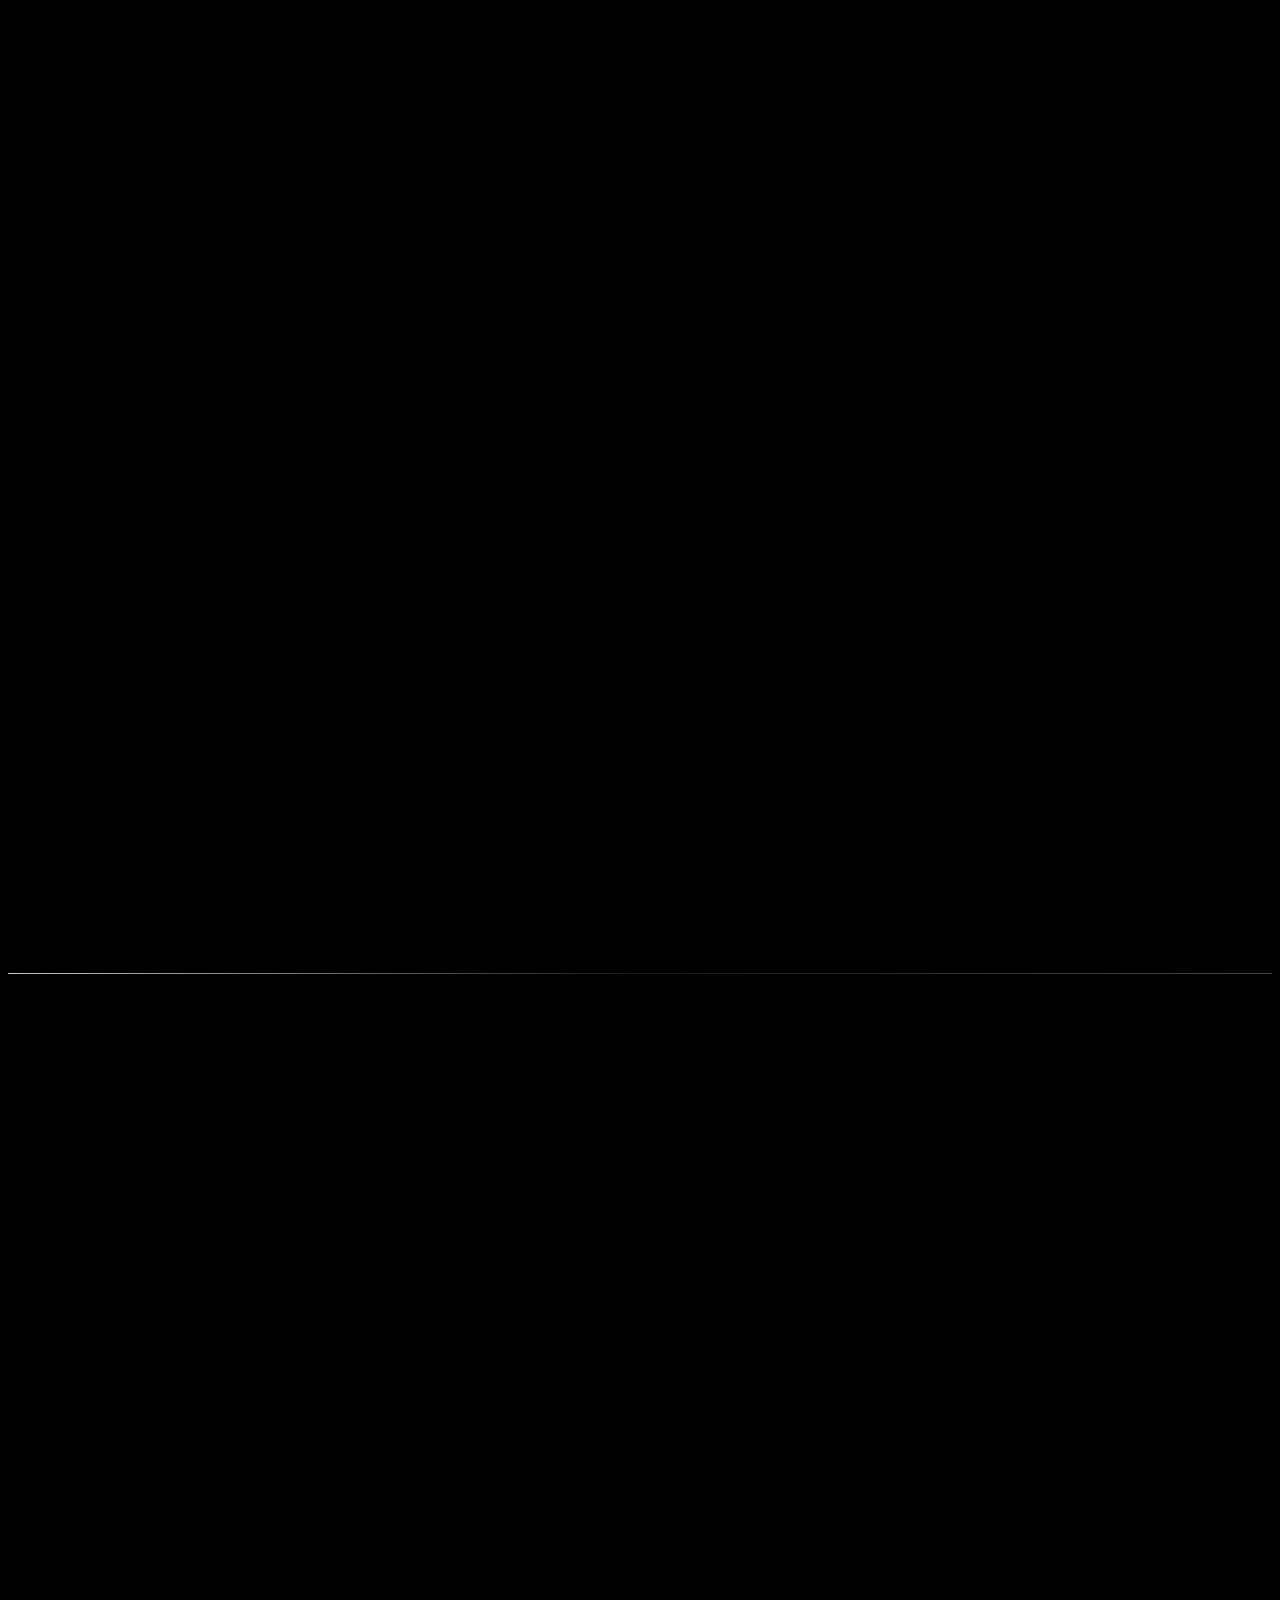
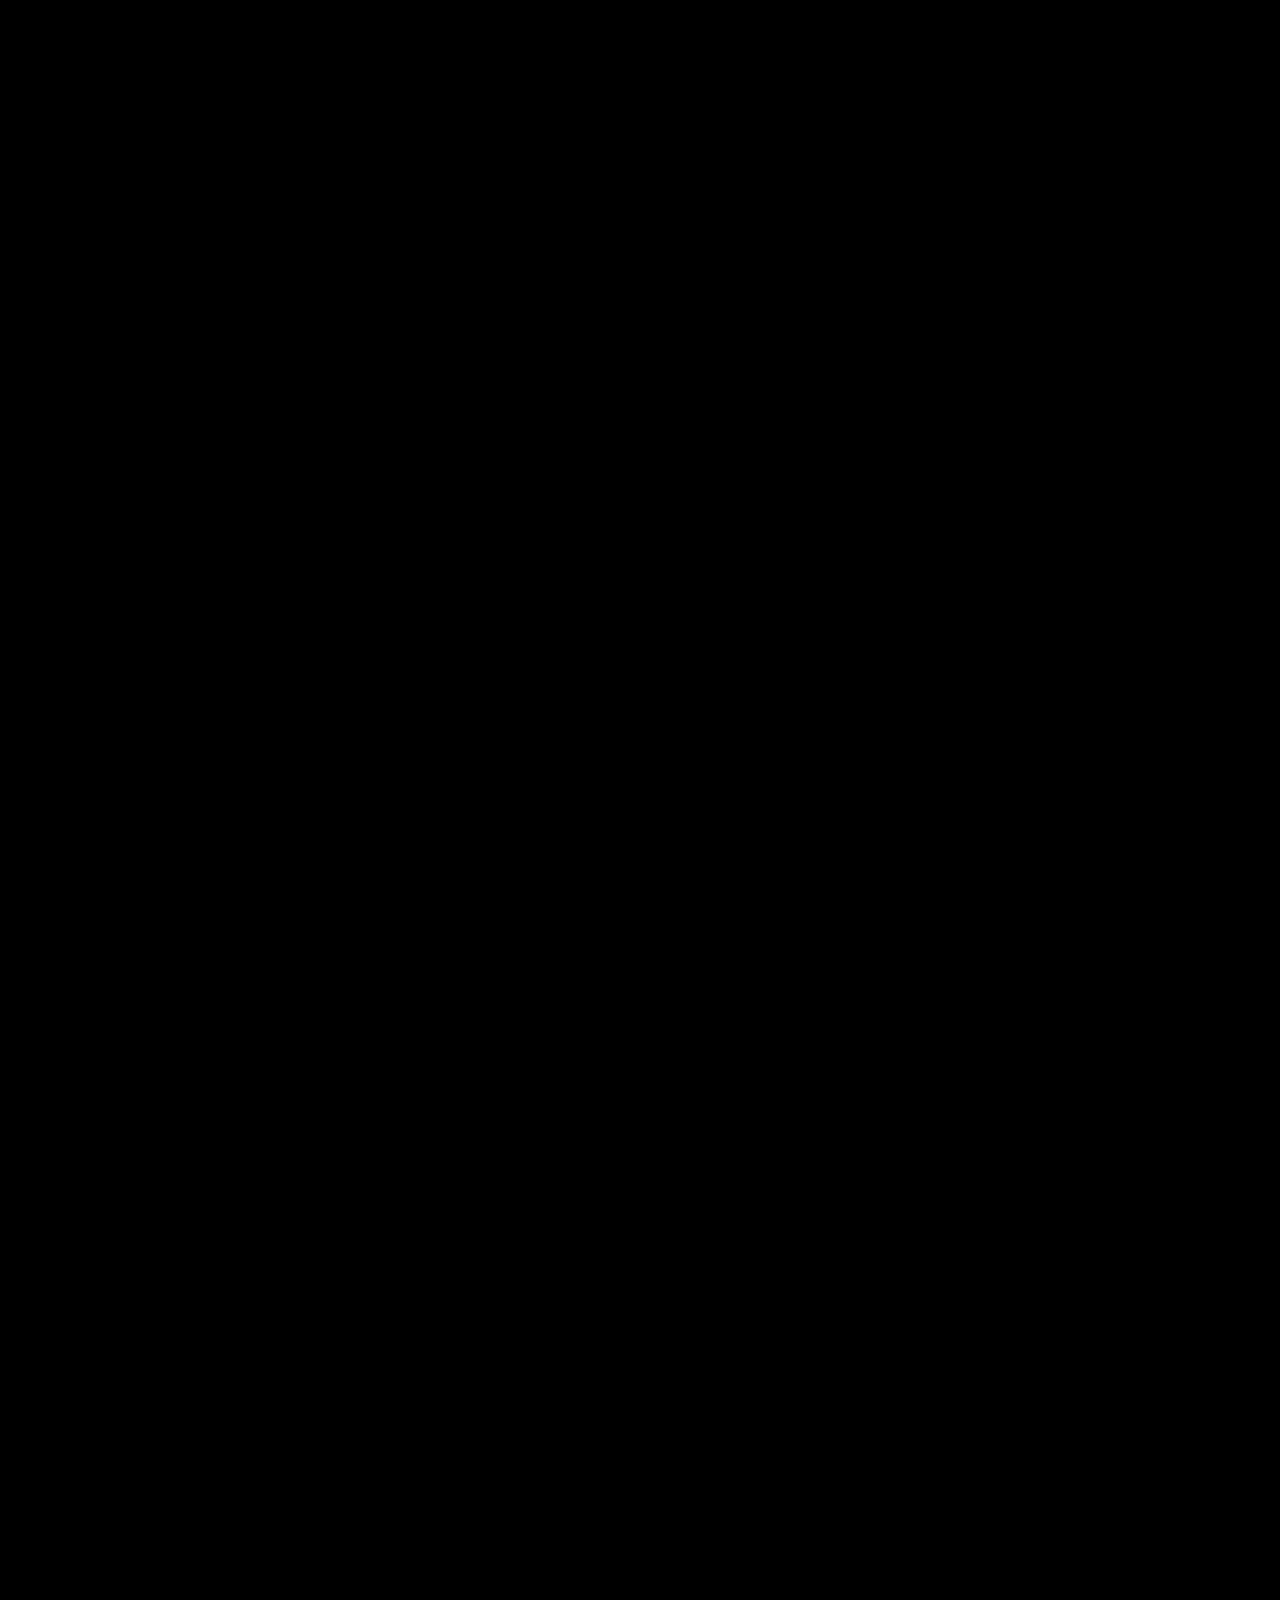
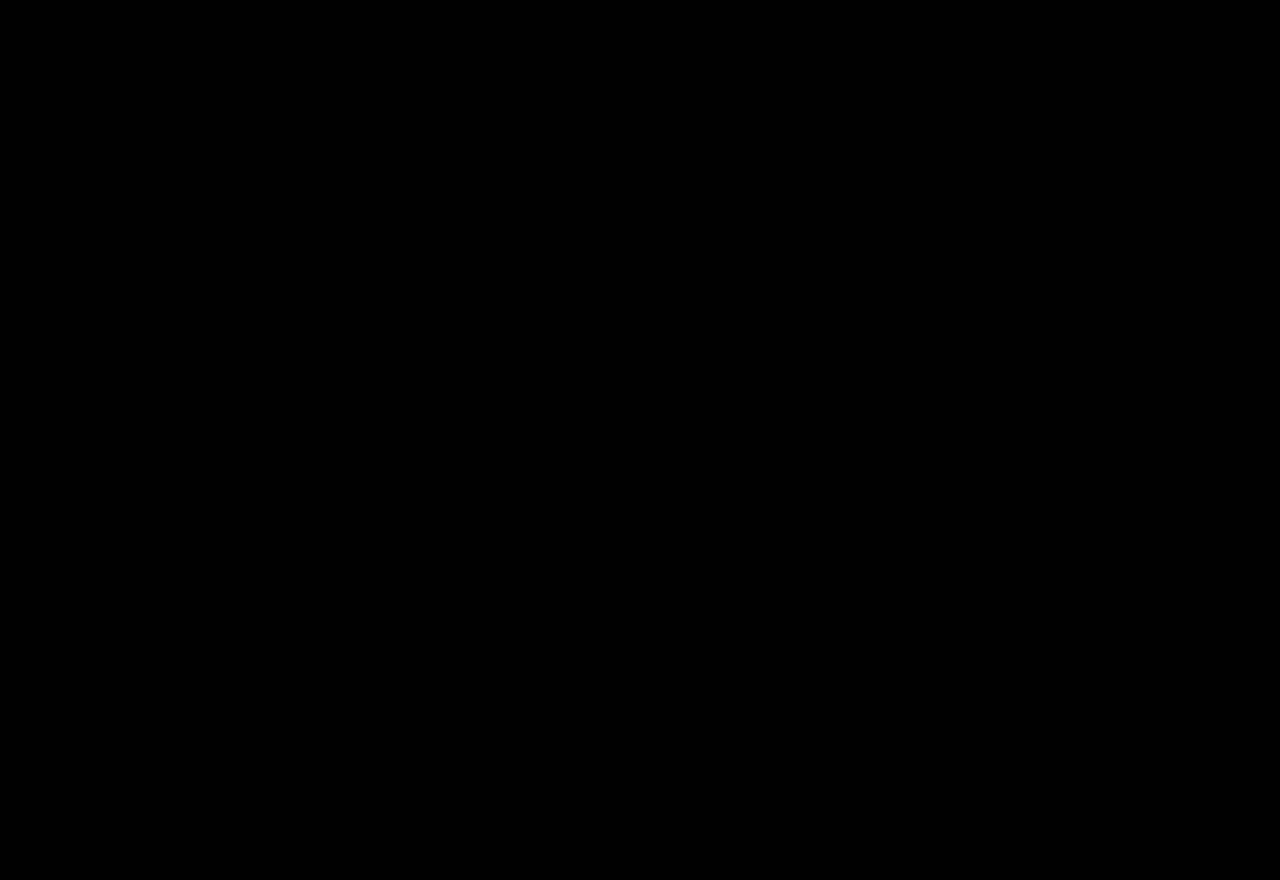
<file: gold.html>
<!DOCTYPE html>
<html lang="es">
  <head>
    <meta charset="UTF-8" />
    <meta name="viewport" content="width=device-width, initial-scale=1.0" />
    <meta http-equiv="X-UA-Compatible" content="ie=edge" />

    <!--Boostrap-->
    <link
      rel="stylesheet"
      href="https://stackpath.bootstrapcdn.com/bootstrap/4.1.0/css/bootstrap.min.css"
      integrity="sha384-9gVQ4dYFwwWSjIDZnLEWnxCjeSWFphJiwGPXr1jddIhOegiu1FwO5qRGvFXOdJZ4"
      crossorigin="anonymous"
    />

    <!--Styles-->
    <link rel="stylesheet" href="styles/index.css" />

    <!-- #region Fonts-->
    <link
      href="https://fonts.googleapis.com/css?family=Lato:300,400,700,900"
      rel="stylesheet"
    />
    <link rel="preconnect" href="https://fonts.gstatic.com">
    <link rel="preconnect" href="https://fonts.gstatic.com">
    <link href="https://fonts.googleapis.com/css2?family=Lobster+Two&family=Montserrat:wght@200&display=swap"
      rel="stylesheet">
    <!-- #endregion -->

    <!-- #region Animate-->
    <link
      rel="stylesheet"
      href="https://cdnjs.cloudflare.com/ajax/libs/animate.css/4.1.1/animate.min.css"
    />
    <link rel="stylesheet" href="https://unpkg.com/aos@next/dist/aos.css" />
<!-- #endregion -->
    
      <title>Gold</title>
  </head>
  <body>

    <!-- #region Header-->
    <header class="header">
      <!--Header-->
      <div class="barra">
        <!--Barra o Navegador-->
        <div class="container">
          <nav
            id="navegacion-principal"
            class="navbar navbar-dark justify-content-between
            navbar-expand-lg text-uppercase text-md-center fixed-top navbar-light
             "
          >
            <a class="navbar-brand" href="Index.html">
              <img id="img-logo" src="img/Logo.png" width="60" height="80"
              data-aos="zoom-in"/>
              <span class="display-4 w-1"></span></a
            >
            <button
              class="navbar-toggler"
              type="button"
              data-toggle="collapse"
              data-target="#navbarNavDropdown"
              aria-controls="navbarNavDropdown"
              aria-expanded="false"
              aria-label="Toggle navigation"
            >
              <span class="navbar-toggler-icon"></span>
            </button>

            <div class="collapse navbar-collapse "  id="navbarNavDropdown">
              <ul class="navbar-nav w-100 justify-content-end nav-tabs">
                <li class="nav-item">
                  <a class="nav-link" href="Index.html">Inicio</a>
                </li>
                <li class="nav-item">
                  <a class="nav-link" href="sobre-app.html">Sobre la App</a>
                </li>
                <li class="nav-item">
                    <a class="nav-link" href="contacto.html">Contactanos</a>
                </li>
              </ul>
            </div>
          </nav>
        </div>
        <!--.container-->
      </div>
      <!--.barra-->

      <div
        id="flechas"
        class="carousel slide carousel-fade"
        data-ride="carousel"
      >
        <div class="carousel-inner">
          <div class="carousel-item active">
            <img
              class="d-block img-fluid"
              src="img/ZEAFONDO3.png"
              id="carrusel"
            />
            <div class="container">
              <div class="row justify-content-between">
                <div class="col-lg-6">
                  <div class="carousel-caption d-none d-md-block text-left">
                    <img src="img/Logo-Zea.x.ico" class="animate__animated  animate__flash"  />
                  </div>
                </div>
                <div class="col-lg-6">
                  <div class="carousel-caption d-none d-md-block bloque-info">
                    <a
                    data-aos="zoom-in"
                      id="button-1"
                      href="https://play.google.com/store/apps/details?id=com.companyname.appreservation"
                      class="btn btn-warning btn-lg text-uppercase"
                    >
                      <img
                        src="img/play-store.svg"
                        class="img-fluid"
                        id="icono-play"
                        
                      />App para Usuarios</a
                    >
                    <hr class="style-two"/>
                    <a
                    data-aos="zoom-in"
                      id="button-2"
                      href="https://play.google.com/store/apps/details?id=com.companyname.zea_business"
                      class="btn btn-warning btn-lg text-uppercase"
                      >
                      <img src="img/play-store.svg"
                      class="img-fluid"
                      id="icono-play">
                      App para Negocios</a
                    >
                  </div>
                </div>
              </div>
            </div>
          </div>
          <!--End Carrusel 1-->
          <!-- #Carrusel2 -->
          <div class="carousel-item">
            <img
              class="d-block img-fluid d-block"
              src="img/ZEAFONDO4.png"
              id="carrusel"
            />
            <div class="carousel-caption d-none d-md-block bloque-info intro-class-in">
              <h2> SUSCRIPCIÓN
                PREMIUM GOLD</h2>
              <a href="" class="btn btn-warning"
                >
                <img src="img/click (3).svg">
                Haz click aqui</a
              >
            </div>
          </div>
          <!-- #EndCarrusel2 -->
          <!-- #Carrusel3 -->
          <div class="carousel-item">
            <img
              class="d-block img-fluid "
              src="img/ZEAFONDO5.png"
              id="carrusel"
            />
            <div class="carousel-caption d-none d-md-block bloque-info intro-class-in">
              <h2>"Elige y saborea a tu gusto"</h2>
               <p>Zea es posible gracias a las nuevas tecnologías, es única por ser una aplicación para toda Latinoamérica siendo caracterizada por transmitir elegancia, calidad y exclusividad total. Es diferente por contar con reservaciones y un sistema premium con beneficios exclusivos.</p>
              <a href="" class="btn btn-warning"
                >
                <img src="img/click (3).svg">
                Haz click aqui</a
              >
            </div>
          </div>
          <!-- #endCarrusel -->
        </div>
        <a
          class="carousel-control-prev"
          href="#flechas"
          role="button"
          data-slide="prev"
        >
          <span class="carousel-control-prev-icon" aria-hidden="true"></span>
          <span class="sr-only visually-hidden">Previous</span>
        </a>
        <a
          class="carousel-control-next"
          href="#flechas"
          role="button"
          data-slide="next"
        >
          <span class="carousel-control-next-icon" aria-hidden="true"></span>
          <span class="sr-only visually-hidden">Next</span>
        </a>
      </div>
    </header>
    <!-- #endregion -->

<hr class="style-two"/>

    <!-- #region Section-->
    <section class="container-fluid" data-aos="fade-up">
      <div class="row">
        <div class="col-12 col-lg-6 col-md-6 col-sm-12" id="form-4">
            <h2 class="text-capitalize mb-2 text-center">SUSCRIPCIÓN
                PREMIUM GOLD
              <hr class="style-two">
            </h2>
            <p class="text-white text-center">
                Al ser cliente Premium Gold podrás tener la preferencia en todas tus reservas y pedidos a 
                domicilio, siendo estos servicios mucho más rápidos para ti. </p>
        </div>
  
        <div class="col-12 col-lg-3 col-md-3 col-sm-12" id="form-2">
            <img src="img/Imagen1.png" class="img-fluid ">
        </div>
        <div class="col-12 col-lg-3 col-md-3 col-sm-12" id="form-2">
          <img src="img/Imagen2.png" class="img-fluid ">
        </div>
      </div>
  </section>
<!-- #endregion -->

    <!-- #region Usuarios-->
    <main class="container-fluid" data-aos="fade-up">
      <div class="row">
        <div class="col-12 col-lg-12 col-md-12" id="form-5">
            <h2 class="form-text text-capitalize mb-2 text-center">Después de disfrutar de una rica cena, se puede perdonar cualquier pecado...
            <h3>DISFRUTA DE NUESTROS BENEFICIOS PREMIUM</h3>
              <hr class="style-two">
            </h2>
            <p class="text-white text-center" data-aos="fade-up">
               * Obtendrás al menos un 10% de descuento en todas tus reservas y servicio a domicilio.</p>
              <p class="text-white text-center" data-aos="fade-up">
                * Cantidad de pedidos gratis.</p>
              <p class="text-white text-center" data-aos="fade-up">
                * Al ser cliente Premium Gold podrá tener preferencias en todas sus reservas y pedidos a domicilio,
               siendo estos servicios mucho más rápidos para ti.</p>
              
        </div>
      </div>
  </main>
  <!-- #endregion -->
  <!-- #region 
  <section class="container-fluid">
      <div class="row">
        <div class="col-12 col-lg-12 col-md-12" id="form-1">

        </div>
      </div>
  </section>
 -->
<hr class="style-two"/>

    <!-- #region Footer-->
<footer class="footer bg-dark mt-5" data-aos="zoom-in">
  <div class="container-fluid">
    <div class="py-2">
      <p
        class="text-light text-center"
      >
        <a id="text1" class="footer-text mr-5"><span id="fecha"></span>. Derechos Reservados</a>
        <a id="text2" href="Preguntas.html" class="footer-text mr-5 ml-5 text-light">Preguntas Frecuentes</a>
        <a id="text3" href="Terminos.html" class="footer-text mr-5 ml-5 text-light">Terminos y Condiciones</a>
      </p>

      <p class="text-light">
        Siguenos en Nuestras Redes Sociales
        <a href="https://www.facebook.com/zea.mobi/"><img src="img/facebook-logo-2019.svg" id="img-1"></a>
        <a href="https://www.instagram.com/zea_app/"><img src="img/instagram.svg" id="img-2"></a>
       <a href="https://www.youtube.com/channel/UC5qcIVUwJ4mYhSz_VHONuNA"> <img src="img/play.svg" id="img-3"></a>
      </p>


    </div>
  </div>
</footer>
<!-- #endregion -->

    <!-- #region Scripts-->
    <script src="js/index.js"></script>
    <script
      src="https://code.jquery.com/jquery-3.3.1.slim.min.js"
      integrity="sha384-q8i/X+965DzO0rT7abK41JStQIAqVgRVzpbzo5smXKp4YfRvH+8abtTE1Pi6jizo"
      crossorigin="anonymous"
    ></script>
    <script
      src="https://cdnjs.cloudflare.com/ajax/libs/popper.js/1.14.0/umd/popper.min.js"
      integrity="sha384-cs/chFZiN24E4KMATLdqdvsezGxaGsi4hLGOzlXwp5UZB1LY//20VyM2taTB4QvJ"
      crossorigin="anonymous"
    ></script>
    <script
      src="https://stackpath.bootstrapcdn.com/bootstrap/4.1.0/js/bootstrap.min.js"
      integrity="sha384-uefMccjFJAIv6A+rW+L4AHf99KvxDjWSu1z9VI8SKNVmz4sk7buKt/6v9KI65qnm"
      crossorigin="anonymous"
    ></script>
    <script
     src="https://unpkg.com/aos@next/dist/aos.js">
    </script>
    <script>
      AOS.init();
      </script>
<!-- #endregion -->


</body>
</html>
</file>
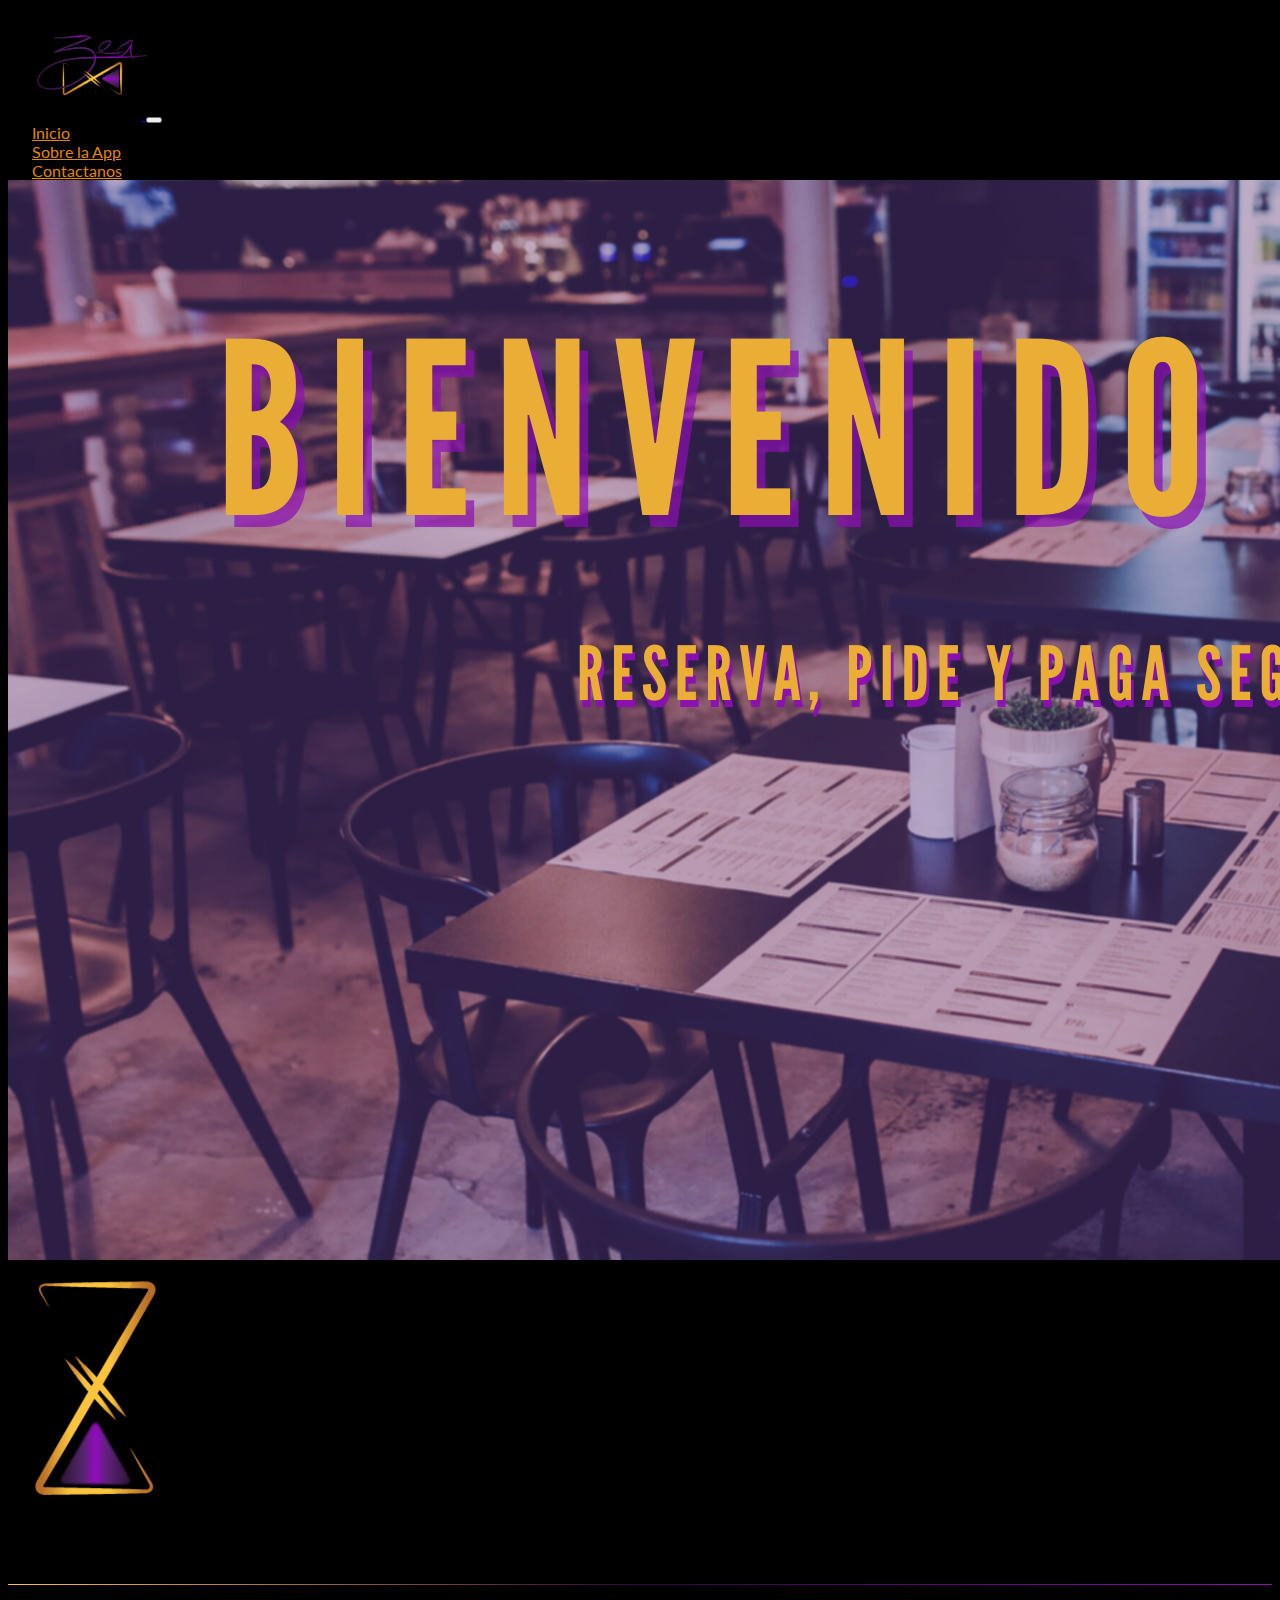
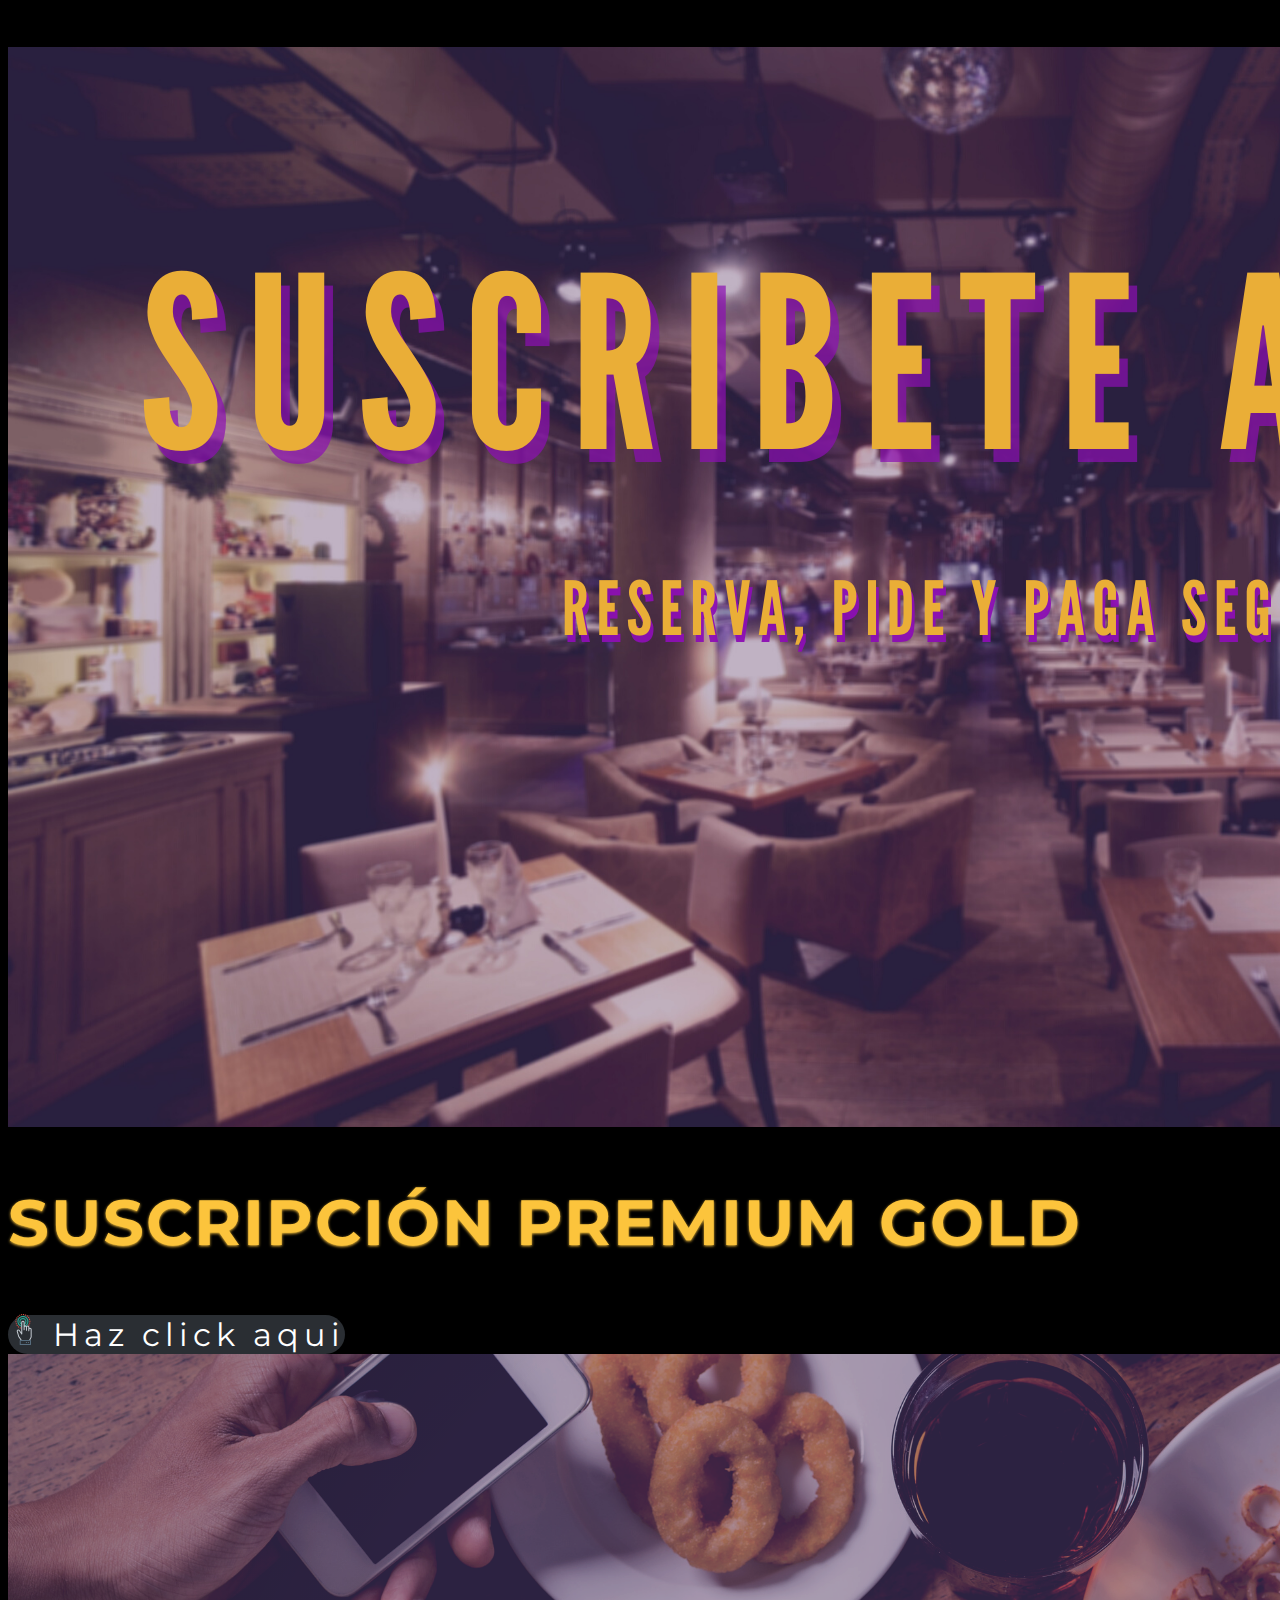
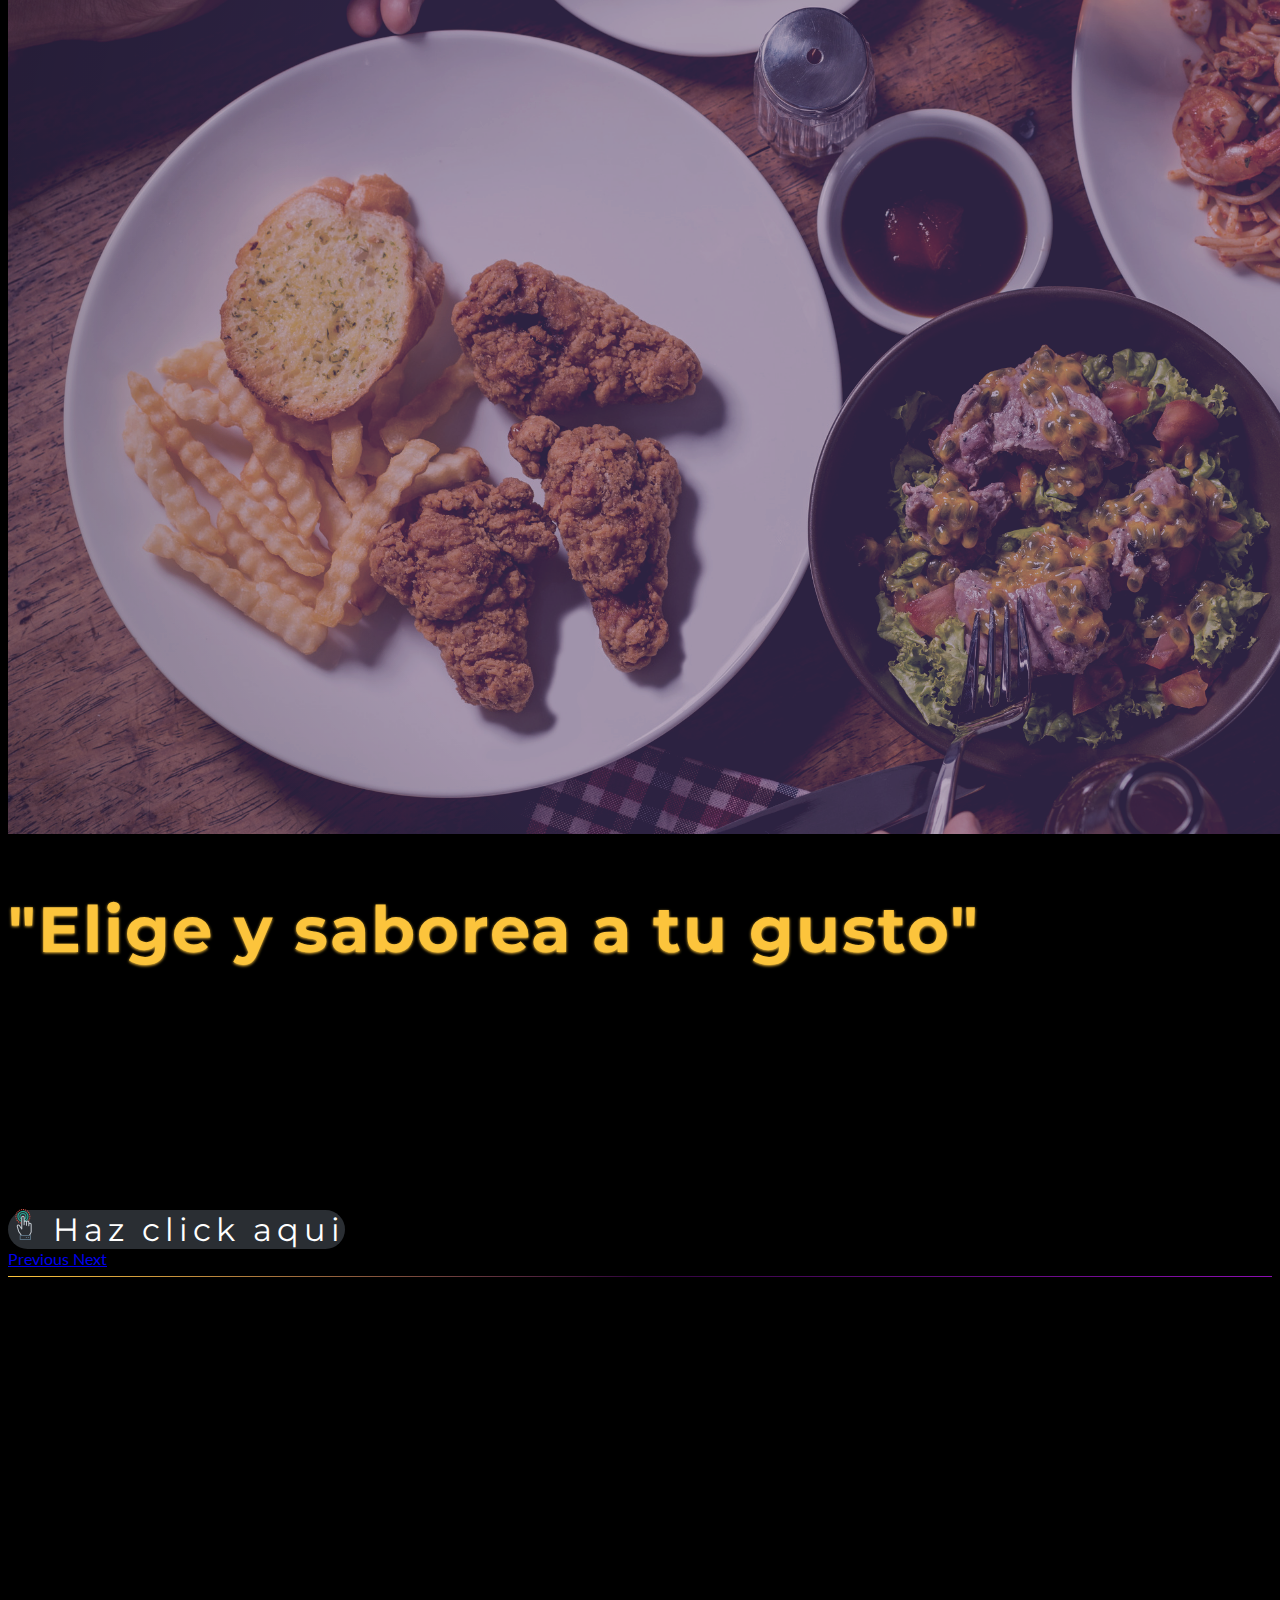
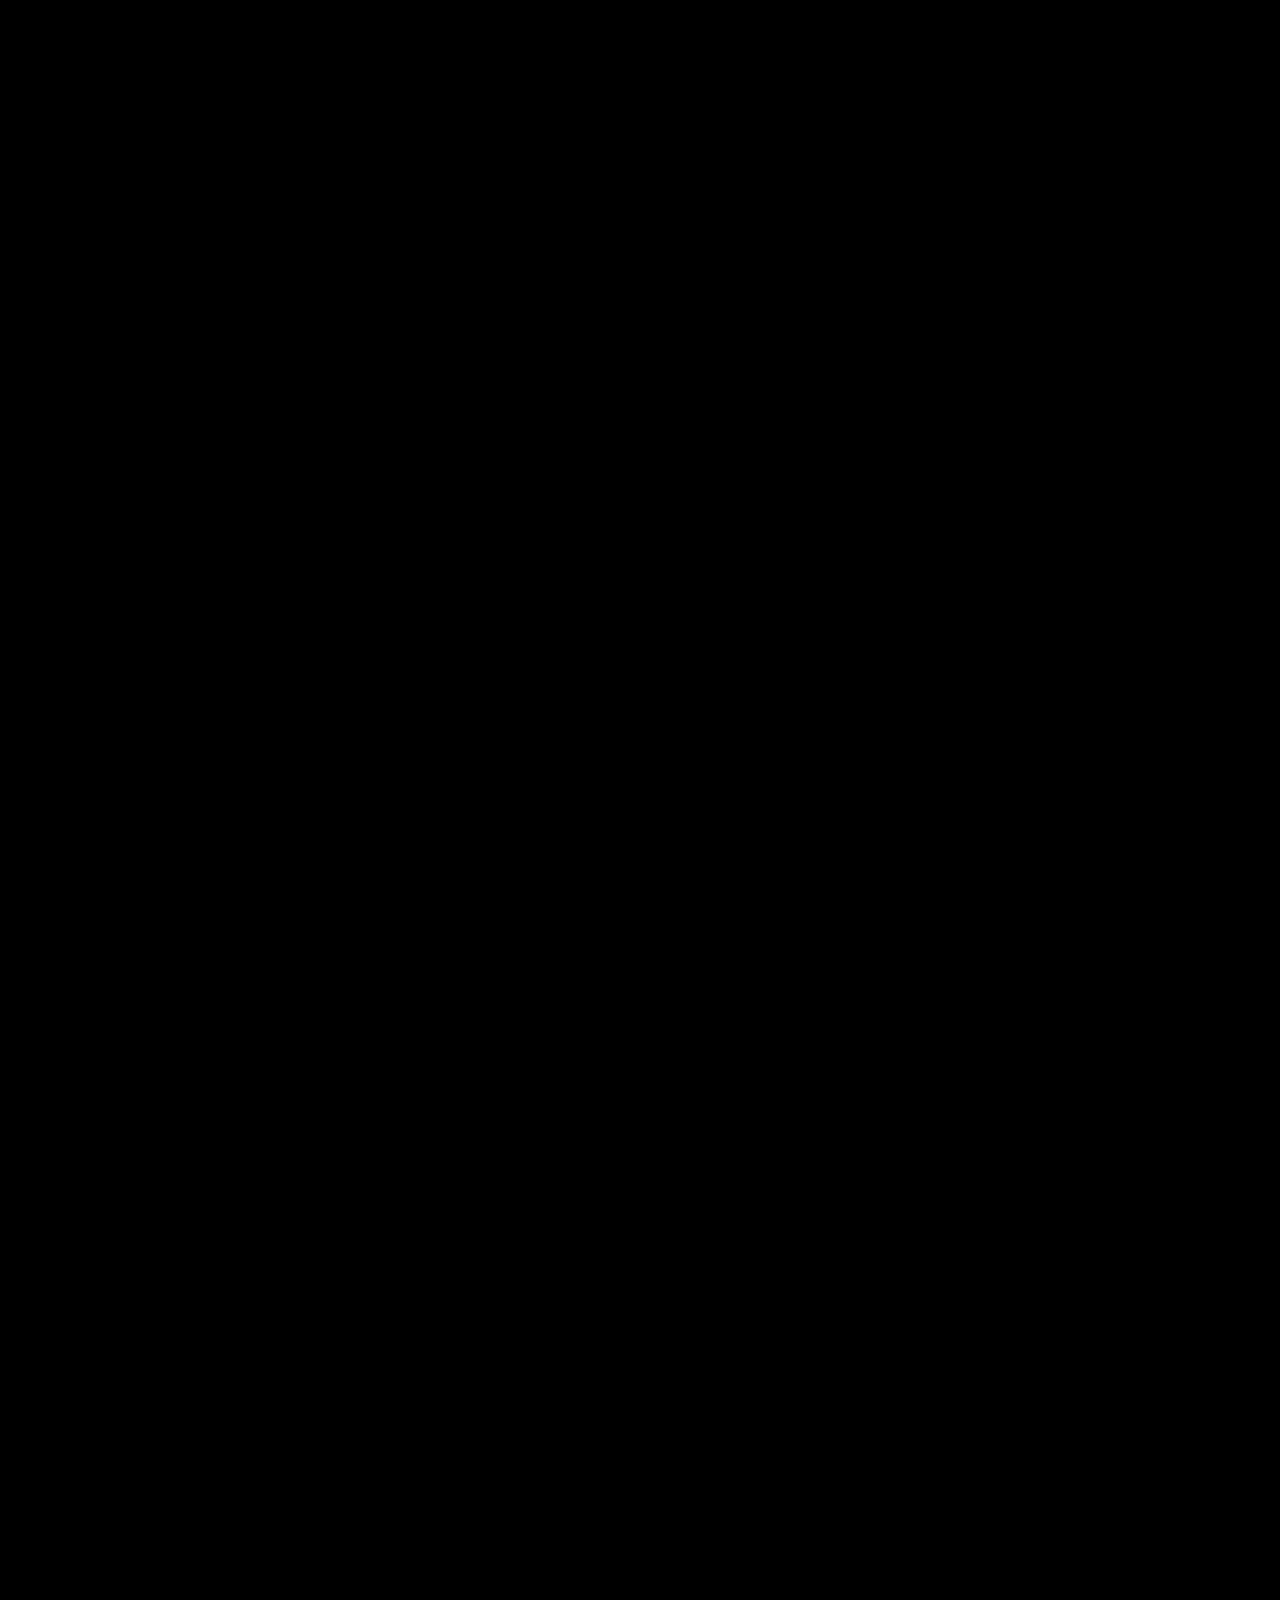
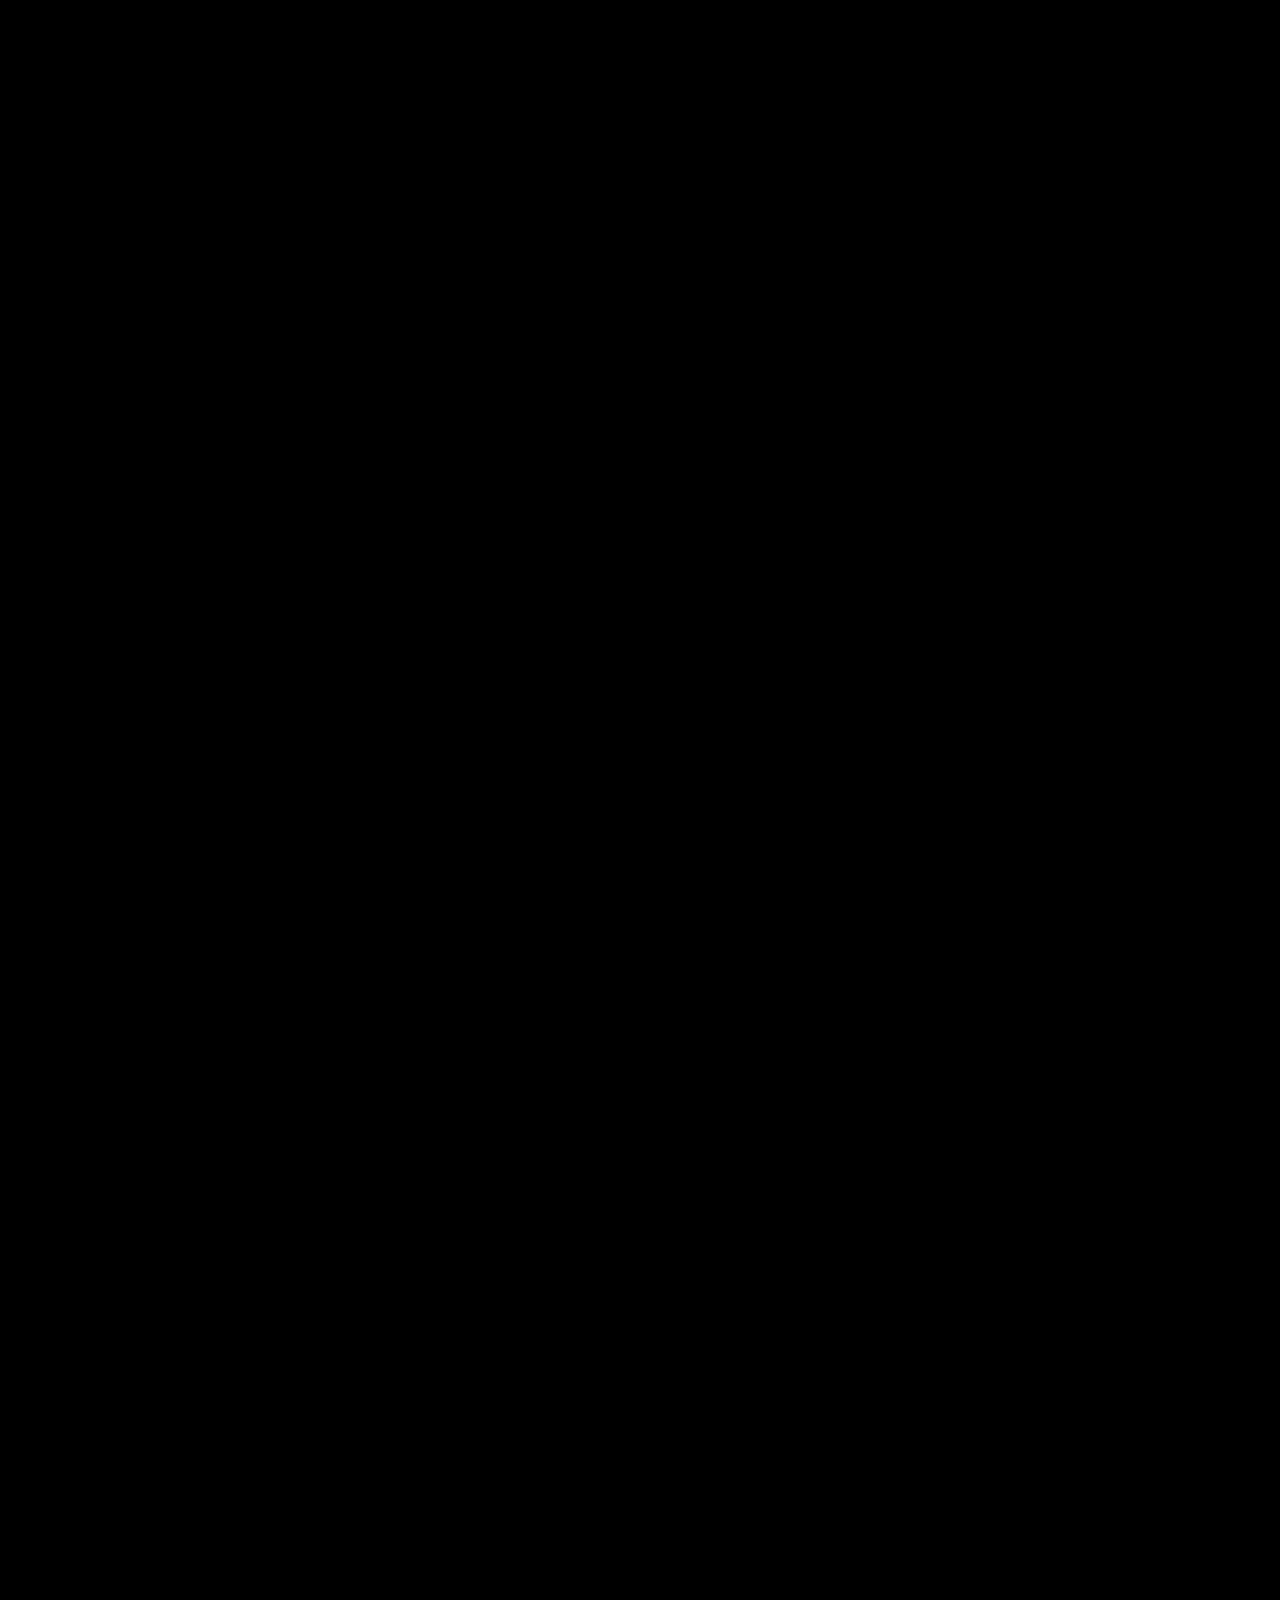
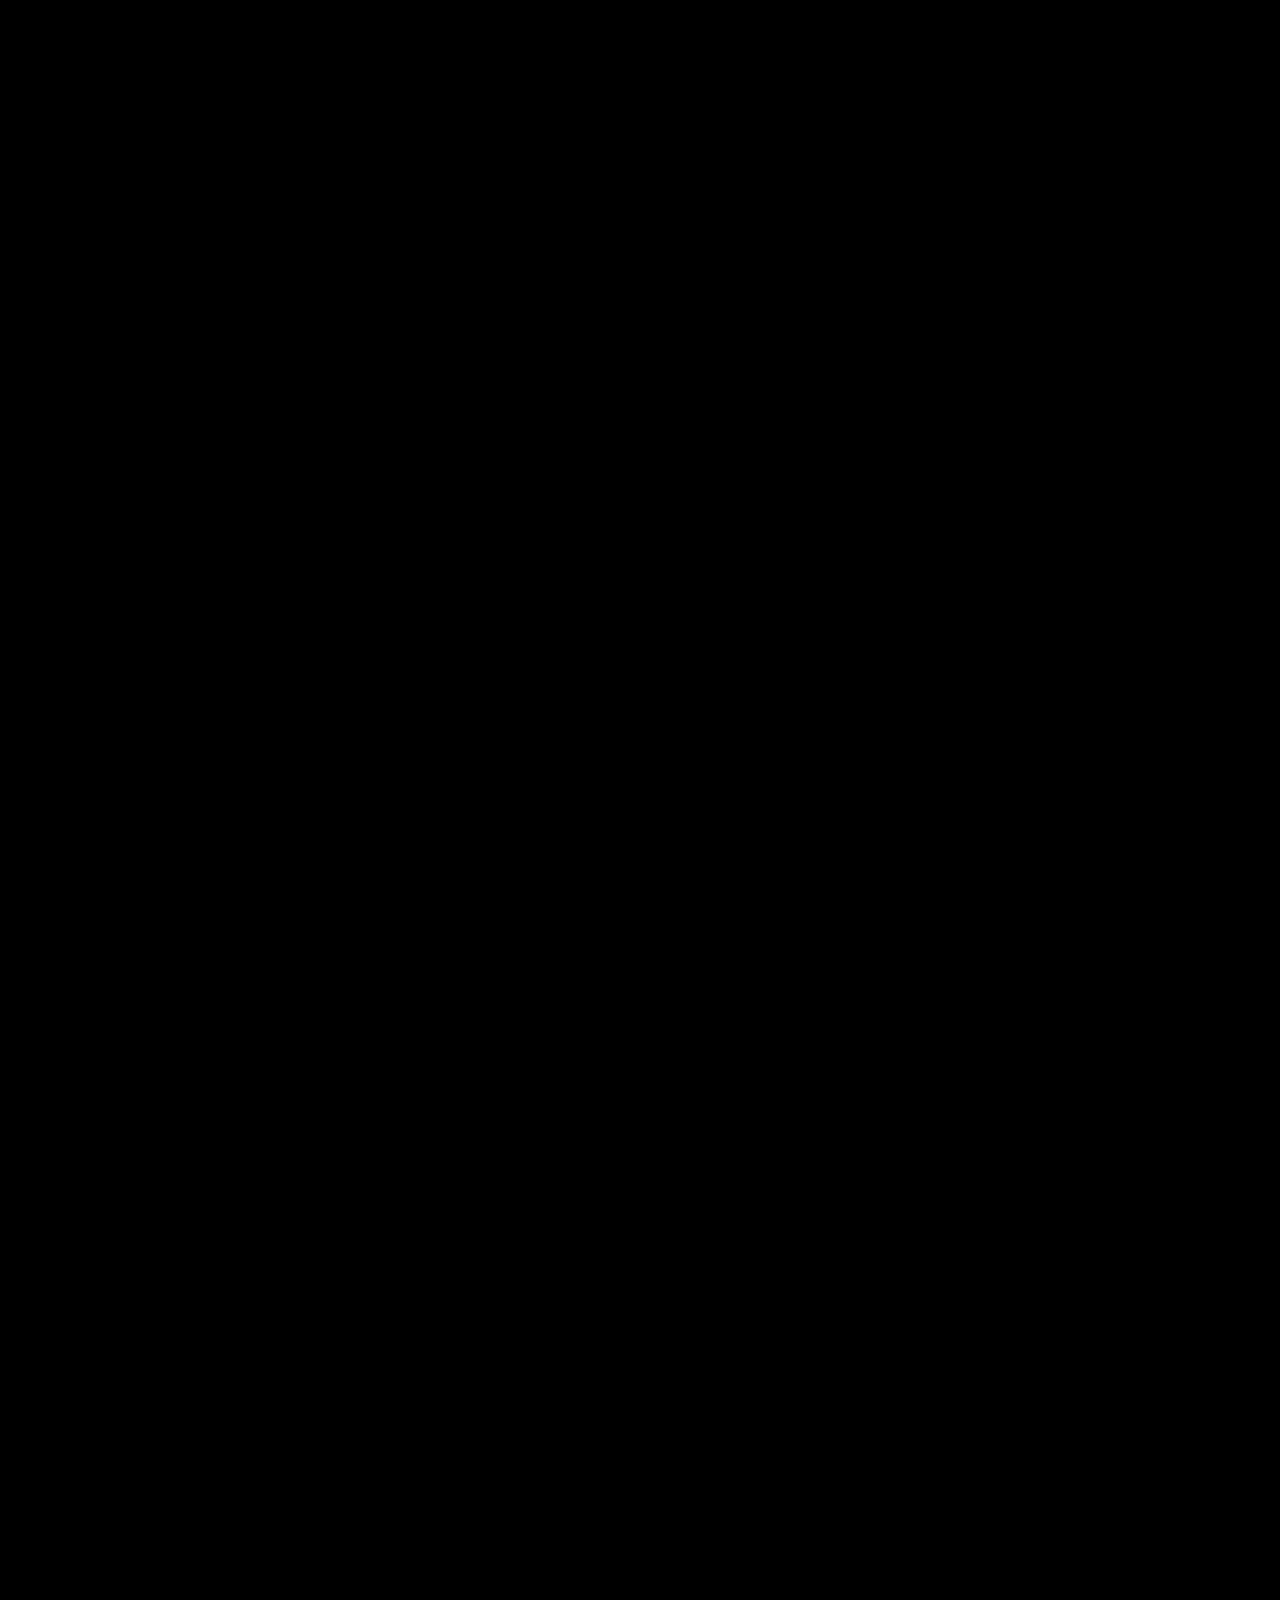
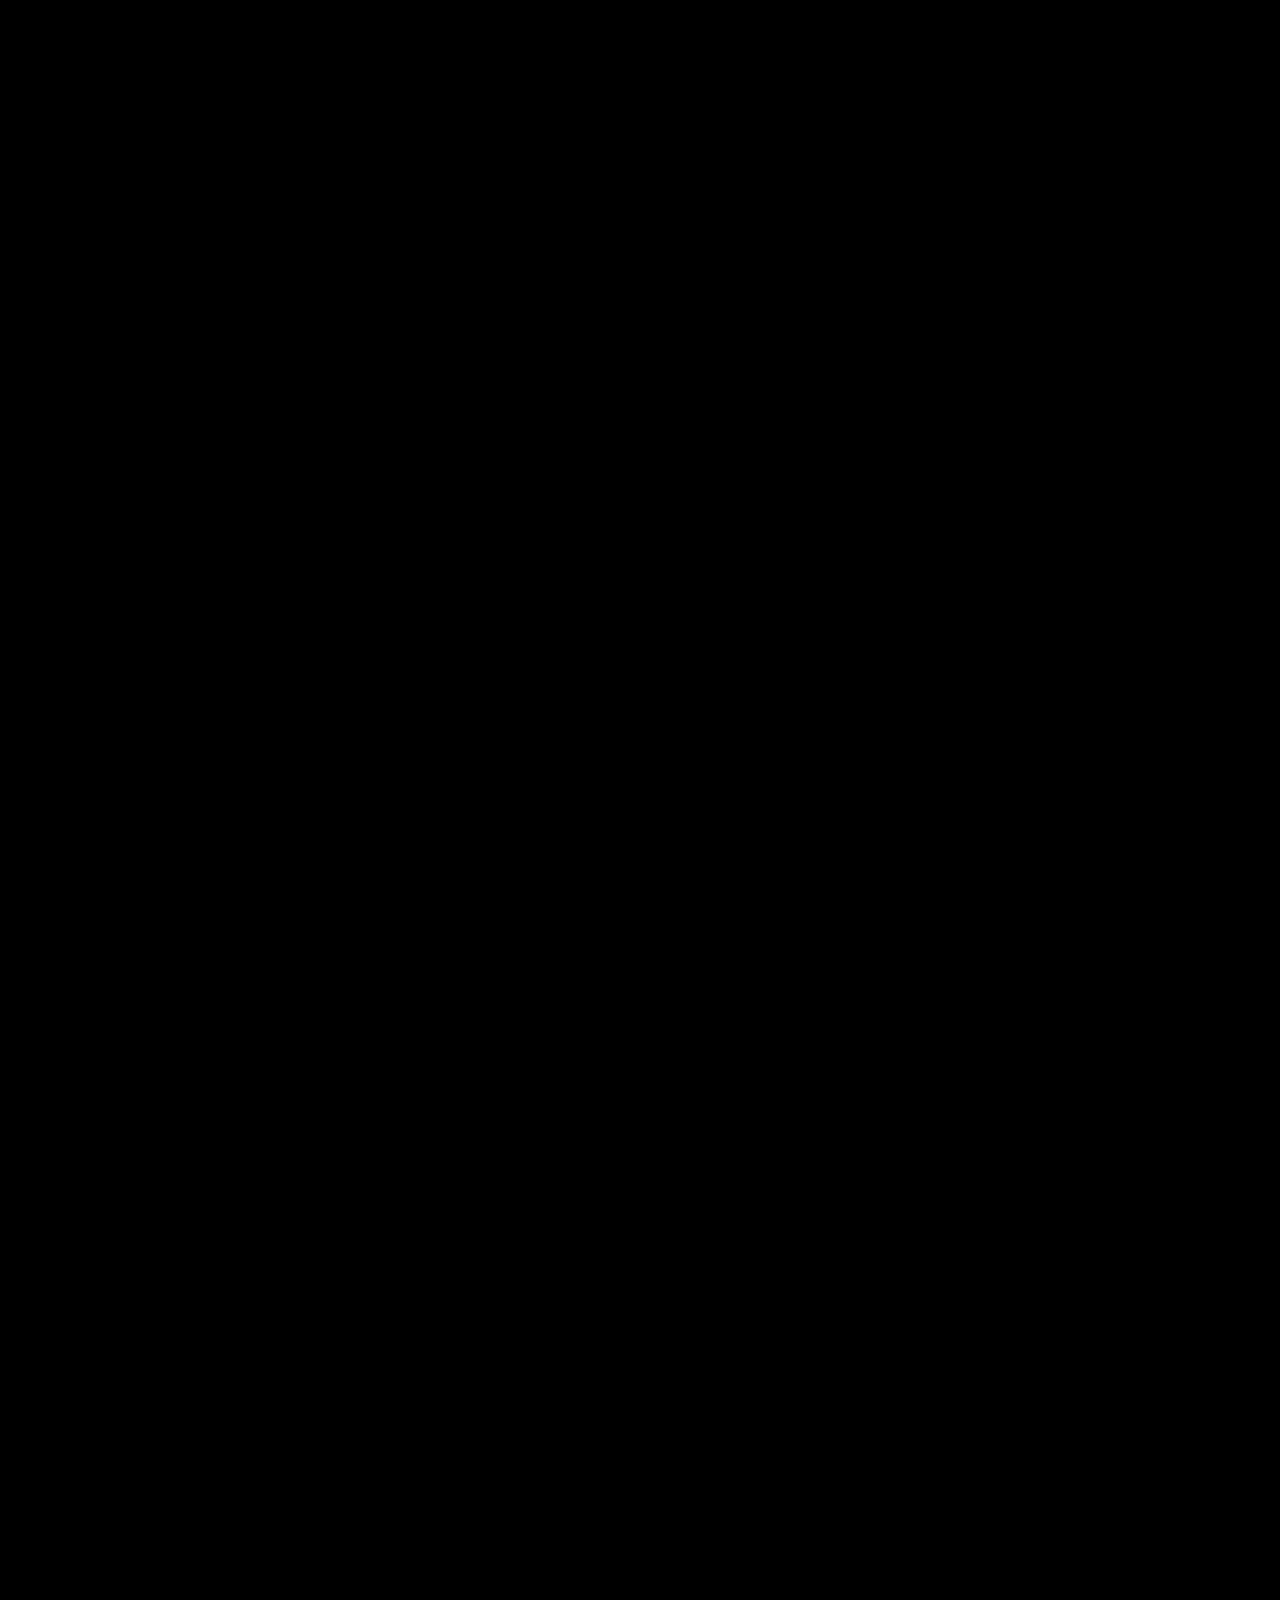
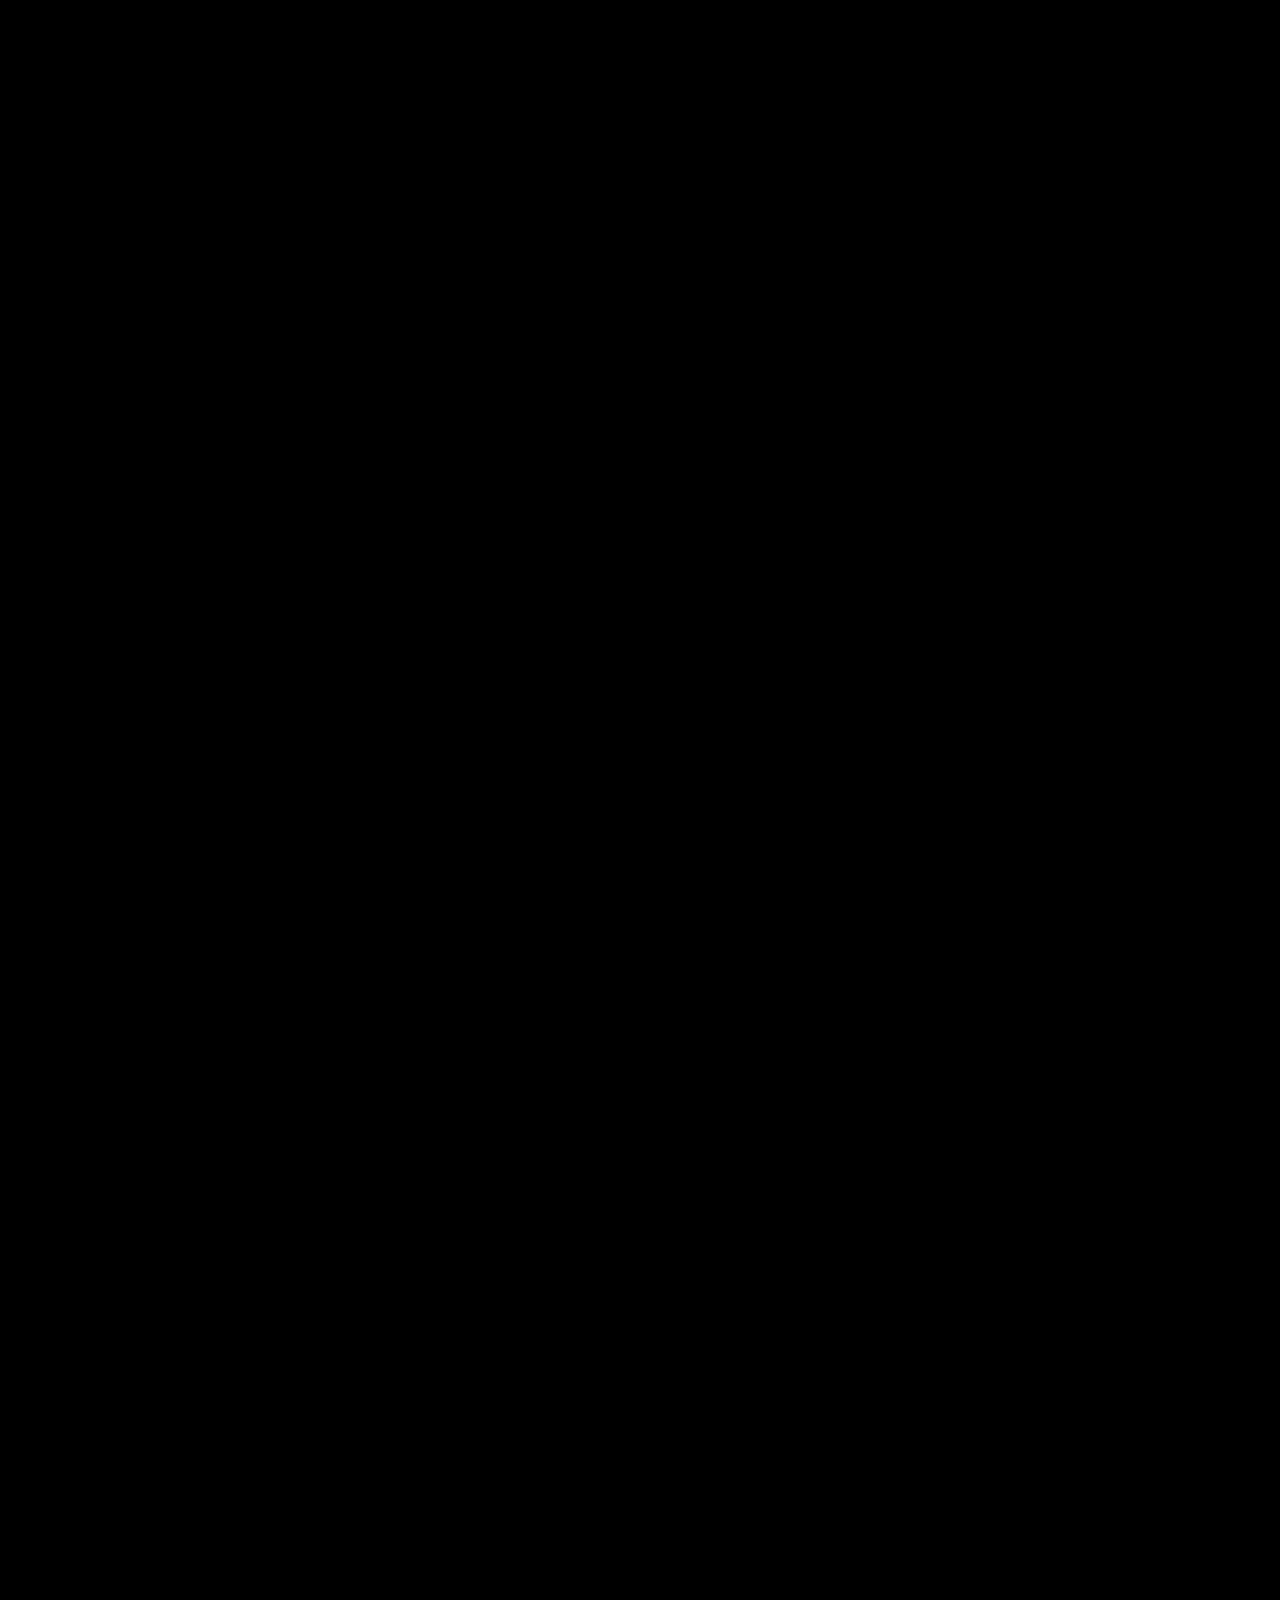
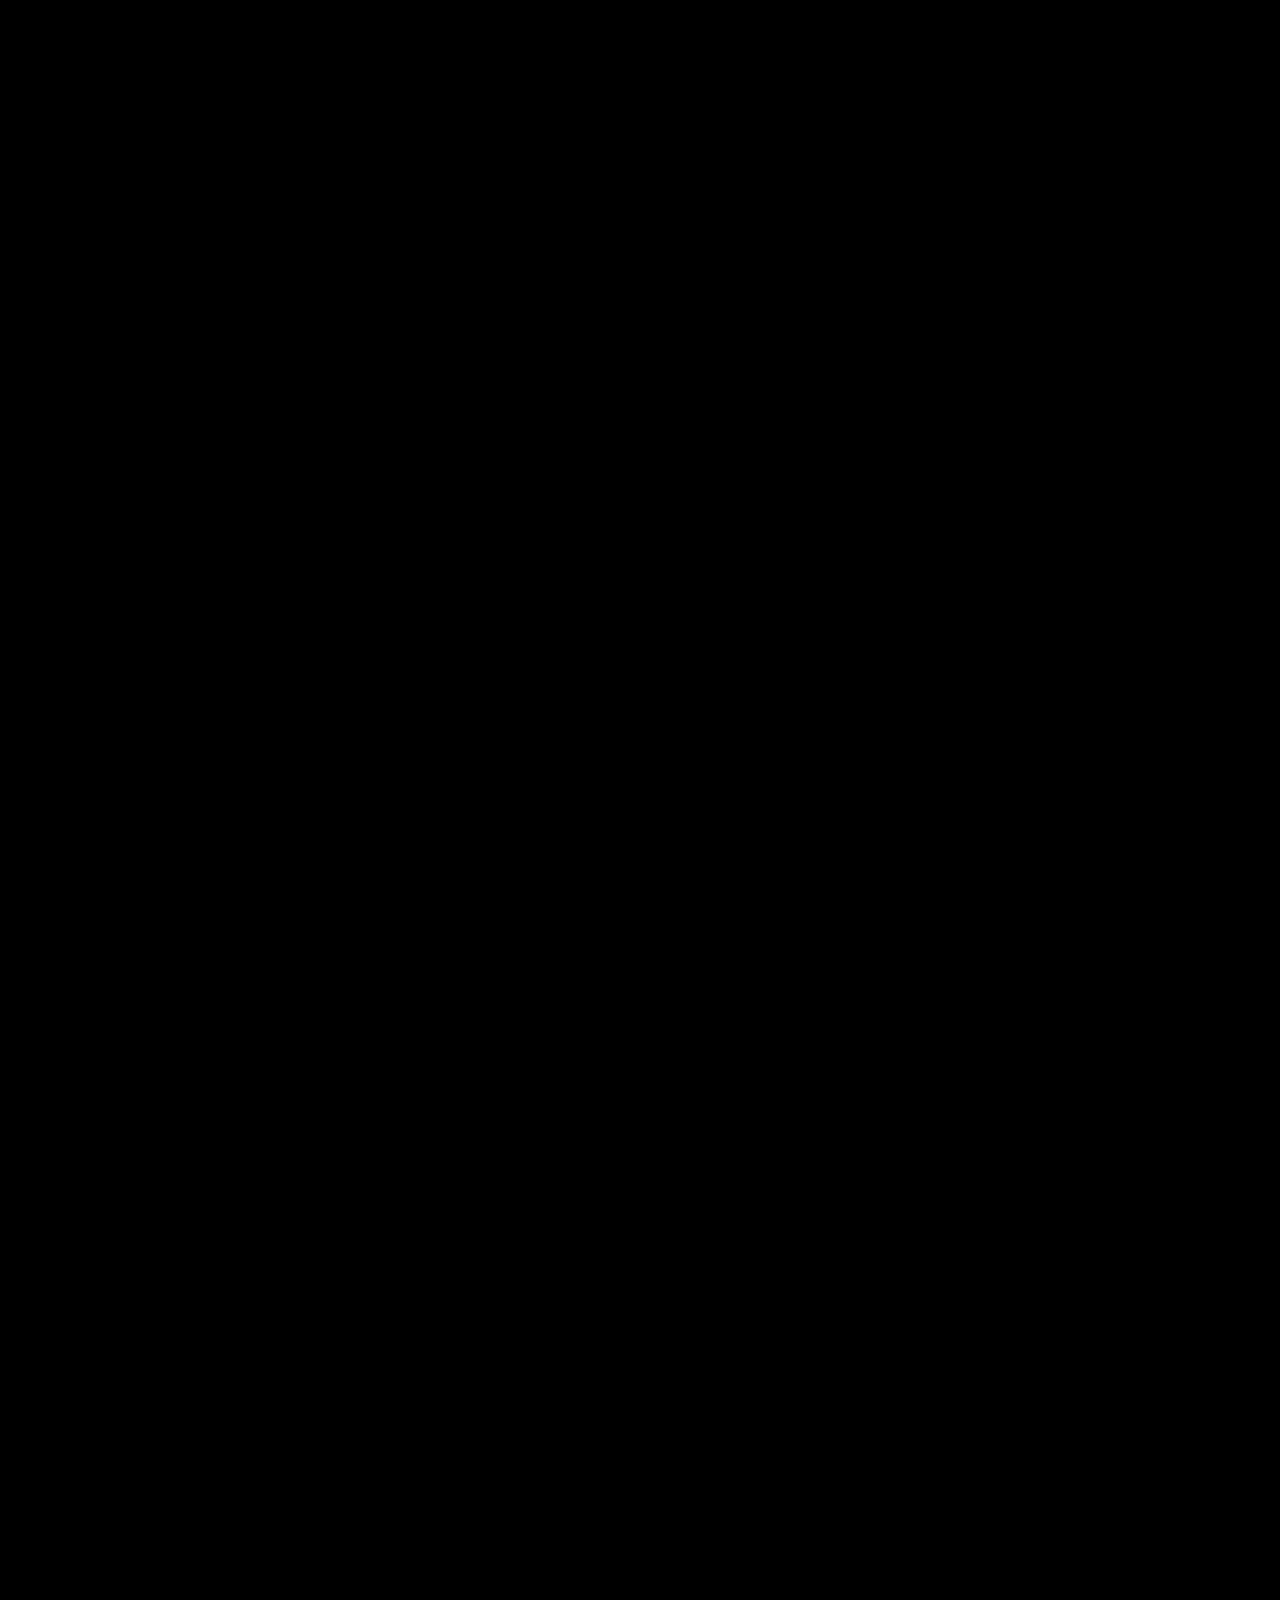
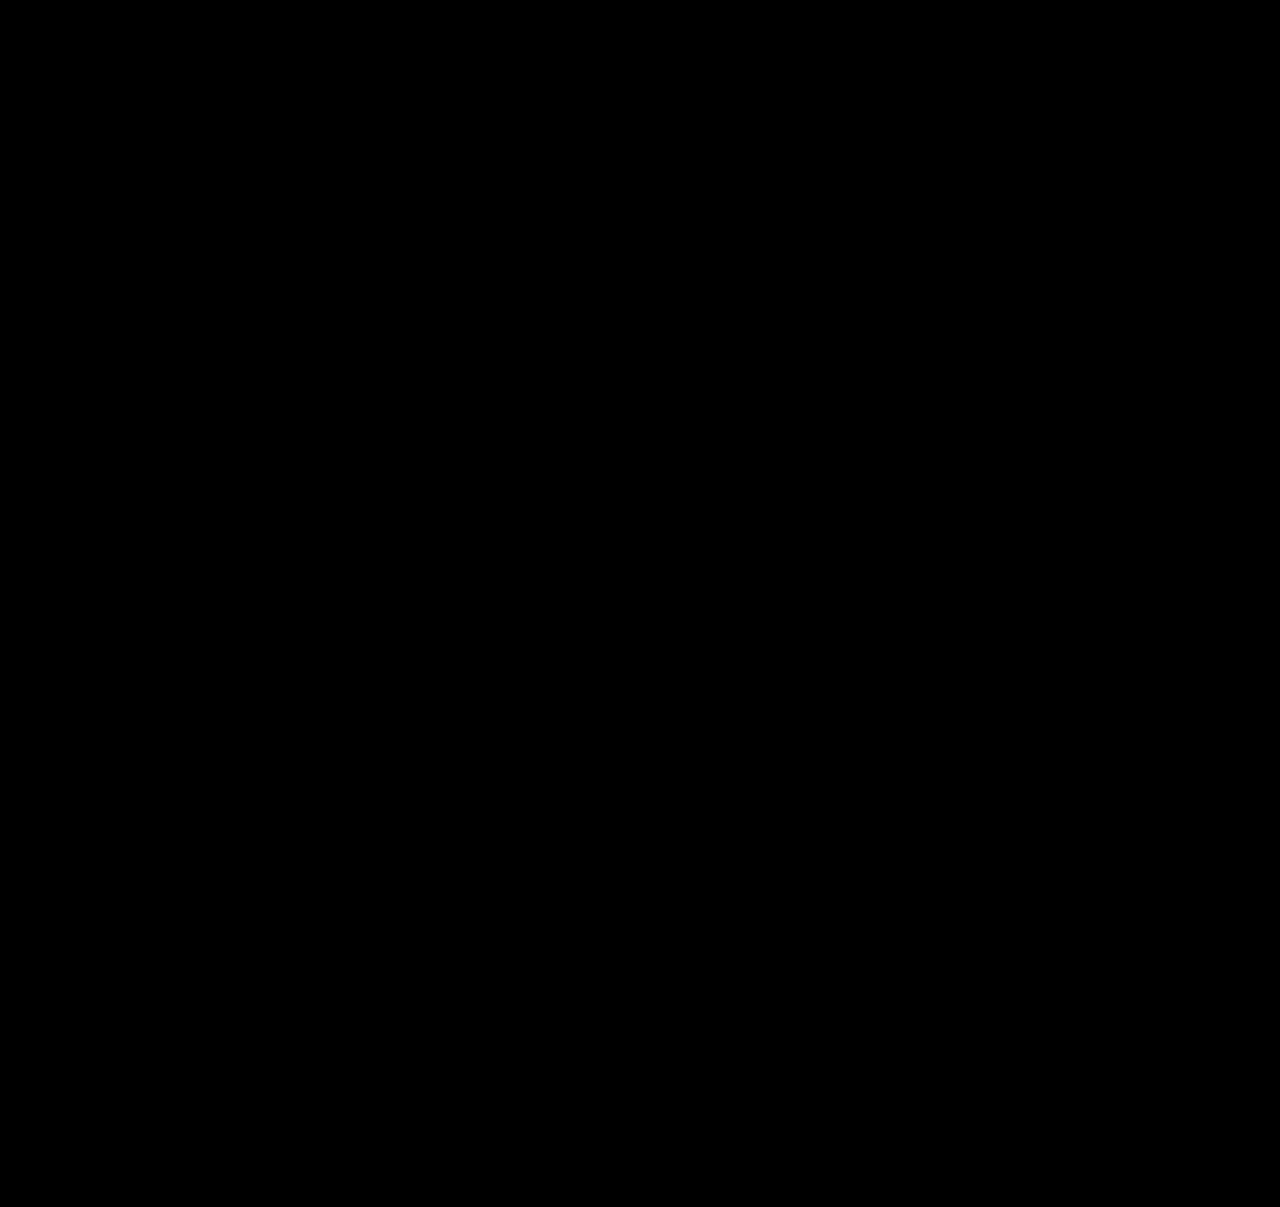
<file: Preguntas.html>
<!DOCTYPE html>
<html lang="es">
  <head>
    <meta charset="UTF-8" />
    <meta name="viewport" content="width=device-width, initial-scale=1.0" />
    <meta http-equiv="X-UA-Compatible" content="ie=edge" />

    <!--Boostrap-->
    <link
      rel="stylesheet"
      href="https://stackpath.bootstrapcdn.com/bootstrap/4.1.0/css/bootstrap.min.css"
      integrity="sha384-9gVQ4dYFwwWSjIDZnLEWnxCjeSWFphJiwGPXr1jddIhOegiu1FwO5qRGvFXOdJZ4"
      crossorigin="anonymous"
    />

    <!--Styles-->
    <link rel="stylesheet" href="styles/index.css" />

    <!--Fonts-->
    <link
      href="https://fonts.googleapis.com/css?family=Lato:300,400,700,900"
      rel="stylesheet"
    />
    <link rel="preconnect" href="https://fonts.gstatic.com">
    <link rel="preconnect" href="https://fonts.gstatic.com">
    <link href="https://fonts.googleapis.com/css2?family=Lobster+Two&family=Montserrat:wght@200&display=swap"
      rel="stylesheet">

    <!--Animates-->
    <link
      rel="stylesheet"
      href="https://cdnjs.cloudflare.com/ajax/libs/animate.css/4.1.1/animate.min.css"
    />
    <link rel="stylesheet" href="https://unpkg.com/aos@next/dist/aos.css" />
    <!-- #endregion -->
    <title>Sobre app</title>
  </head>
  <body>

<!-- #region Header-->

<header class="header">
    <!--Header-->
    <div class="barra">
      <!--Barra o Navegador-->
      <div class="container">
        <nav
          id="navegacion-principal"
          class="navbar navbar-dark justify-content-between
          navbar-expand-lg text-uppercase text-md-center fixed-top navbar-light
           "
        >
          <a class="navbar-brand" href="Index.html">
            <img id="img-logo" src="img/Logo.png" width="60" height="80"
            data-aos="zoom-in"/>
            <span class="display-4 w-1"></span></a
          >
          <button
            class="navbar-toggler"
            type="button"
            data-toggle="collapse"
            data-target="#navbarNavDropdown"
            aria-controls="navbarNavDropdown"
            aria-expanded="false"
            aria-label="Toggle navigation"
          >
            <span class="navbar-toggler-icon"></span>
          </button>

          <div class="collapse navbar-collapse "  id="navbarNavDropdown">
            <ul class="navbar-nav w-100 justify-content-end nav-tabs">
              <li class="nav-item">
                <a class="nav-link" href="Index.html">Inicio</a>
              </li>
              <li class="nav-item">
                <a class="nav-link" href="sobre-app.html">Sobre la App</a>
              </li>
              <li class="nav-item">
                <a class="nav-link" href="contacto.html">Contactanos</a>
              </li>
            </ul>
          </div>
        </nav>
      </div>
      <!--.container-->
    </div>
    <!--.barra-->

    <div
      id="flechas"
      class="carousel slide carousel-fade"
      data-ride="carousel"
    >
      <div class="carousel-inner">
        <div class="carousel-item active">
          <img
            class="d-block img-fluid"
            src="img/ZEAFONDO3.png"
            id="carrusel"
          />
          <div class="container">
            <div class="row justify-content-between">
              <div class="col-lg-6">
                <div class="carousel-caption d-none d-md-block text-left">
                  <img src="img/Logo-Zea.x.ico" class="animate__animated  animate__flash"  />
                </div>
              </div>
              <div class="col-lg-6">
                <div class="carousel-caption d-none d-md-block bloque-info">
                  <a
                  data-aos="zoom-in"
                    id="button-1"
                    href="https://play.google.com/store/apps/details?id=com.companyname.appreservation"
                    class="btn btn-warning btn-lg text-uppercase"
                  >
                    <img
                      src="img/play-store.svg"
                      class="img-fluid"
                      id="icono-play"
                      
                    />App para Usuarios</a
                  >
                  <hr class="style-two"/>
                  <a
                  data-aos="zoom-in"
                    id="button-2"
                    href="https://play.google.com/store/apps/details?id=com.companyname.zea_business"
                    class="btn btn-warning btn-lg text-uppercase"
                    >
                    <img src="img/play-store.svg"
                    class="img-fluid"
                    id="icono-play">
                    App para Negocios</a
                  >
                </div>
              </div>
            </div>
          </div>
        </div>
        <!--End Carrusel 1-->
        <!-- #Carrusel2 -->
        <div class="carousel-item">
          <img
            class="d-block img-fluid d-block"
            src="img/ZEAFONDO4.png"
            id="carrusel"
          />
          <div class="carousel-caption d-none d-md-block bloque-info intro-class-in">
            <h2> SUSCRIPCIÓN
              PREMIUM GOLD</h2>
            <a href="gold.html" class="btn btn-warning"
              >
              <img src="img/click (3).svg">
              Haz click aqui</a
            >
          </div>
        </div>
        <!-- #EndCarrusel2 -->
        <!-- #Carrusel3 -->
        <div class="carousel-item">
          <img
            class="d-block img-fluid "
            src="img/ZEAFONDO5.png"
            id="carrusel"
          />
          <div class="carousel-caption d-none d-md-block bloque-info intro-class-in">
            <h2>"Elige y saborea a tu gusto"</h2>
             <p>Zea es posible gracias a las nuevas tecnologías, es única por ser una aplicación para toda Latinoamérica siendo caracterizada por transmitir elegancia, calidad y exclusividad total. Es diferente por contar con reservaciones y un sistema premium con beneficios exclusivos.</p>
            <a href="" class="btn btn-warning"
              >
              <img src="img/click (3).svg">
              Haz click aqui</a
            >
          </div>
        </div>
        <!-- #endCarrusel -->
      </div>
      <a
        class="carousel-control-prev"
        href="#flechas"
        role="button"
        data-slide="prev"
      >
        <span class="carousel-control-prev-icon" aria-hidden="true"></span>
        <span class="sr-only visually-hidden">Previous</span>
      </a>
      <a
        class="carousel-control-next"
        href="#flechas"
        role="button"
        data-slide="next"
      >
        <span class="carousel-control-next-icon" aria-hidden="true"></span>
        <span class="sr-only visually-hidden">Next</span>
      </a>
    </div>
  </header>
<!-- #endregion -->


<hr class="style-two"/>
    
<!-- #region -->
    <section class="container mt-5" data-aos="fade-up">
      <h2 class="text-center mb-5">Preguntas Frecuentes y Comentarios</h2>

      <div class="row anuncios">
          <div class="card-columns">
            <!-- #region  Card1-->
            <div class="card" data-aos="flip-right" data-aos-delay="500">
            <img
              class="card-img-top"
              src="img/Imagen-1.png"
              alt="Pregunta-1"
            />
            <div class="card-body" >
              <h3 class="card-title h3 text-dark">Servicio a Usuarios</h3>
              <p class="card-text">
                Lorem ipsum dolor, sit amet consectetur adipisicing elit. Quam,
                totam repellendus voluptatum consectetur illum delectus pariatur
                consequuntur commodi recusandae. Placeat commodi voluptate
                molestias quidem doloribus repellendus sapiente? Vero,
                perferendis consequuntur?
              </p>


              <ul
                class="card-descripcion my-3 list-unstyled d-flex justify-content-between"
              >
                <li><img src="img/icono-1.png" width="30" /> 3</li>
                <li><img src="img/icono-2.png" width="30"/> 3</li>
                <li><img src="img/icono-3.png" width="30" /> 2</li>
              </ul>

            </div>
          </div>
          <!-- #endregion -->

            <!-- #region Card2-->
          <div class="card" data-aos="flip-right" data-aos-delay="500">
            <img
              class="card-img-top"
              src="img/Imagen-2.png"
              alt="Pregunta-2"
            />
            <div class="card-body">
              <h3 class="card-title h3 text-dark">Servicio a Negocio</h3>
              <p class="card-text">
                Lorem ipsum dolor, sit amet consectetur adipisicing elit. Quam,
                totam repellendus voluptatum consectetur illum delectus pariatur
                consequuntur commodi recusandae. Placeat commodi voluptate
                molestias quidem doloribus repellendus sapiente? Vero,
                perferendis consequuntur?
              </p>

              <ul
                class="card-descripcion my-3 list-unstyled d-flex justify-content-between"
              >
                <li><img src="img/icono-1.png" width="30" /> 3</li>
                <li><img src="img/icono-2.png" width="30"/> 3</li>
                <li><img src="img/icono-3.png" width="30"/> 2</li>
              </ul>

            </div>
          </div>
          <!-- #endregion -->

            <!-- #region Card3-->
          <div class="card" data-aos="flip-right" data-aos-delay="500">
            <img
              class="card-img-top"
              src="img/Imagen-3.png"
              alt="Pregunta-3"
            />
            <div class="card-body">
              <h3 class="card-title h3 text-dark">Servicio a Domicilio</h3>
              <p class="card-text">
                Lorem ipsum dolor sit, amet consectetur adipisicing elit. Dicta
                quod quibusdam facilis molestias alias deleniti saepe id
                adipisci voluptas in nobis, vel ipsa ipsam, iure necessitatibus
                totam! Asperiores, aspernatur facilis!
              </p>


              <ul
                class="card-descripcion my-3 list-unstyled d-flex justify-content-between"
              >
                <li><img src="img/icono-1.png" width="30" /> 3</li>
                <li><img src="img/icono-2.png" width="30"/> 3</li>
                <li><img src="img/icono-3.png" width="30" /> 2</li>
              </ul>

            </div>
          </div>

          <!-- #endregion -->

            <!-- #region Card4-->
            <div class="card" data-aos="flip-right" data-aos-delay="500">
              <img
                class="card-img-top"
                src="img/Imagen-1.png"
                alt="Pregunta-1"
              />
              <div class="card-body">
                <h3 class="card-title h3 text-dark">Servicio a Usuarios</h3>
                <p class="card-text">
                  Lorem ipsum dolor, sit amet consectetur adipisicing elit. Quam,
                  totam repellendus voluptatum consectetur illum delectus pariatur
                  consequuntur commodi recusandae. Placeat commodi voluptate
                  molestias quidem doloribus repellendus sapiente? Vero,
                  perferendis consequuntur?
                </p>


                <ul
                  class="card-descripcion my-3 list-unstyled d-flex justify-content-between"
                >
                  <li><img src="img/icono-1.png" width="30" /> 3</li>
                  <li><img src="img/icono-2.png" width="30"/> 3</li>
                  <li><img src="img/icono-3.png" width="30" /> 2</li>
                </ul>

              </div>
            </div>
                <!-- #endregion -->

            <!-- #region Card5-->
            <div class="card" data-aos="flip-right" data-aos-delay="500">
              <img
                class="card-img-top"
                src="img/Imagen-1.png"
                alt="Pregunta-1"
              />
              <div class="card-body">
                <h3 class="card-title h3 text-dark">Servicio a Usuarios</h3>
                <p class="card-text">
                  Lorem ipsum dolor, sit amet consectetur adipisicing elit. Quam,
                  totam repellendus voluptatum consectetur illum delectus pariatur
                  consequuntur commodi recusandae. Placeat commodi voluptate
                  molestias quidem doloribus repellendus sapiente? Vero,
                  perferendis consequuntur?
                </p>


                <ul
                  class="card-descripcion my-3 list-unstyled d-flex justify-content-between"
                >
                  <li><img src="img/icono-1.png" width="30" /> 3</li>
                  <li><img src="img/icono-2.png" width="30"/> 3</li>
                  <li><img src="img/icono-3.png" width="30" /> 2</li>
                </ul>

              </div>
            </div>
            <!-- #endregion -->

            <!-- #region Card6-->
            <div class="card" data-aos="flip-right" data-aos-delay="500">
              <img
                class="card-img-top"
                src="img/Imagen-1.png"
                alt="Pregunta-1"
              />
              <div class="card-body">
                <h3 class="card-title h3 text-dark">Servicio a Usuarios</h3>
                <p class="card-text">
                  Lorem ipsum dolor, sit amet consectetur adipisicing elit. Quam,
                  totam repellendus voluptatum consectetur illum delectus pariatur
                  consequuntur commodi recusandae. Placeat commodi voluptate
                  molestias quidem doloribus repellendus sapiente? Vero,
                  perferendis consequuntur?
                </p>


                <ul
                  class="card-descripcion my-3 list-unstyled d-flex justify-content-between"
                >
                  <li><img src="img/icono-1.png" width="30" /> 3</li>
                  <li><img src="img/icono-2.png" width="30"/> 3</li>
                  <li><img src="img/icono-3.png" width="30" /> 2</li>
                </ul>

              </div>
            </div>
            <!-- #endregion -->

        </div><!--Columns-->
      </div>
      <!--.row-->
    </section>
<!-- #endregion -->



<!--Footer-->
<footer class="footer bg-dark mt-5" data-aos="zoom-in">
    <div class="container-fluid">
      <div class="py-2">
        <p
          class="text-light text-center"
        >
          <a id="text1" class="footer-text mr-5"><span id="fecha"></span>. Derechos Reservados</a>
          <a id="text2" href="Preguntas.html" class="footer-text mr-5 ml-5 text-light">Preguntas Frecuentes</a>
          <a id="text3" href="Terminos.html" class="footer-text mr-5 ml-5 text-light">Terminos y Condiciones</a>
        </p>
  
        <p class="text-light">
          Siguenos en Nuestras Redes Sociales
          <a href="https://www.facebook.com/zea.mobi/"><img src="img/facebook-logo-2019.svg" id="img-1"></a>
          <a href="https://www.instagram.com/zea_app/"><img src="img/instagram.svg" id="img-2"></a>
         <a href="https://www.youtube.com/channel/UC5qcIVUwJ4mYhSz_VHONuNA"> <img src="img/play.svg" id="img-3"></a>
        </p>
  
      </div>
    </div>
  </footer>
  <!--End Footer-->


<!-- #region -->
    <script src="js/index.js"></script>
    <script
      src="https://code.jquery.com/jquery-3.3.1.slim.min.js"
      integrity="sha384-q8i/X+965DzO0rT7abK41JStQIAqVgRVzpbzo5smXKp4YfRvH+8abtTE1Pi6jizo"
      crossorigin="anonymous"
    ></script>
    <script
      src="https://cdnjs.cloudflare.com/ajax/libs/popper.js/1.14.0/umd/popper.min.js"
      integrity="sha384-cs/chFZiN24E4KMATLdqdvsezGxaGsi4hLGOzlXwp5UZB1LY//20VyM2taTB4QvJ"
      crossorigin="anonymous"
    ></script>
    <script
      src="https://stackpath.bootstrapcdn.com/bootstrap/4.1.0/js/bootstrap.min.js"
      integrity="sha384-uefMccjFJAIv6A+rW+L4AHf99KvxDjWSu1z9VI8SKNVmz4sk7buKt/6v9KI65qnm"
      crossorigin="anonymous"
    ></script>
    <script
    src="https://unpkg.com/aos@next/dist/aos.js">
   </script>
   <script>
     AOS.init();
     </script>
<!-- #endregion -->
</body>
</html>
</file>
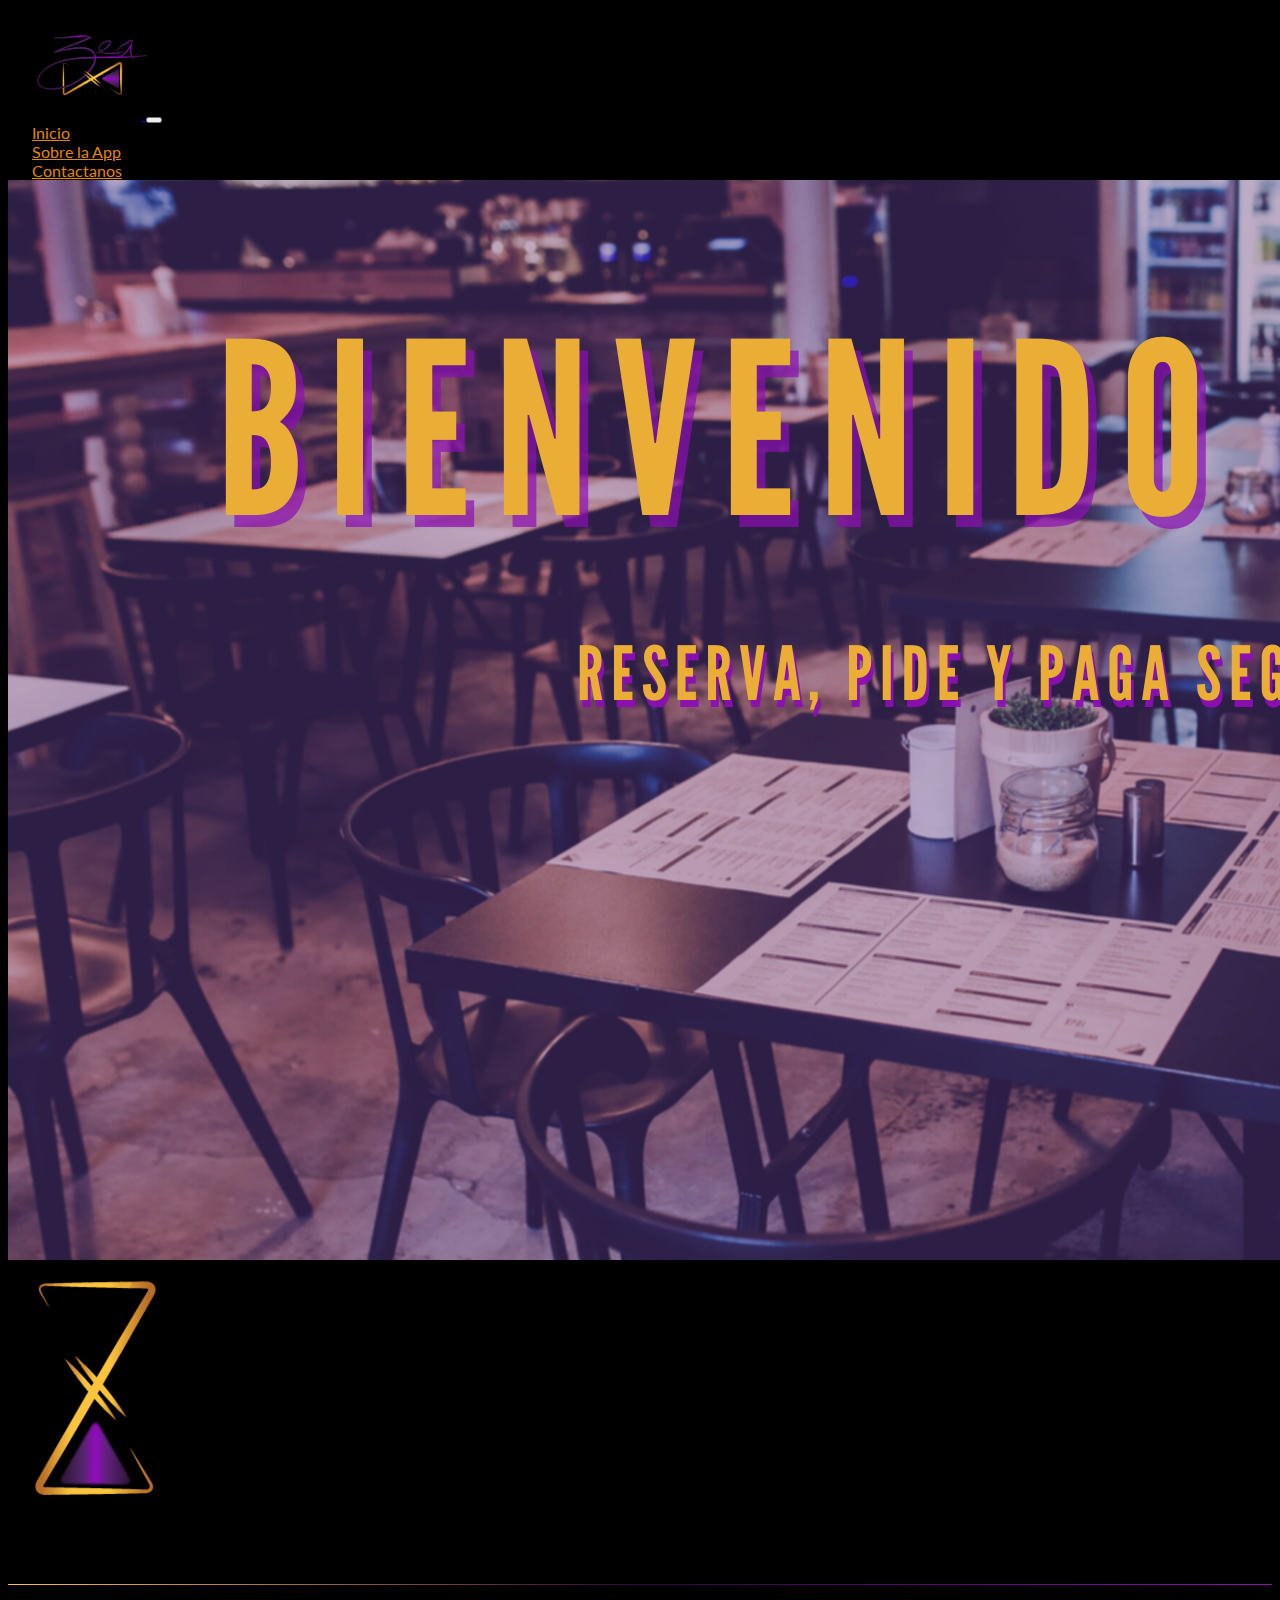
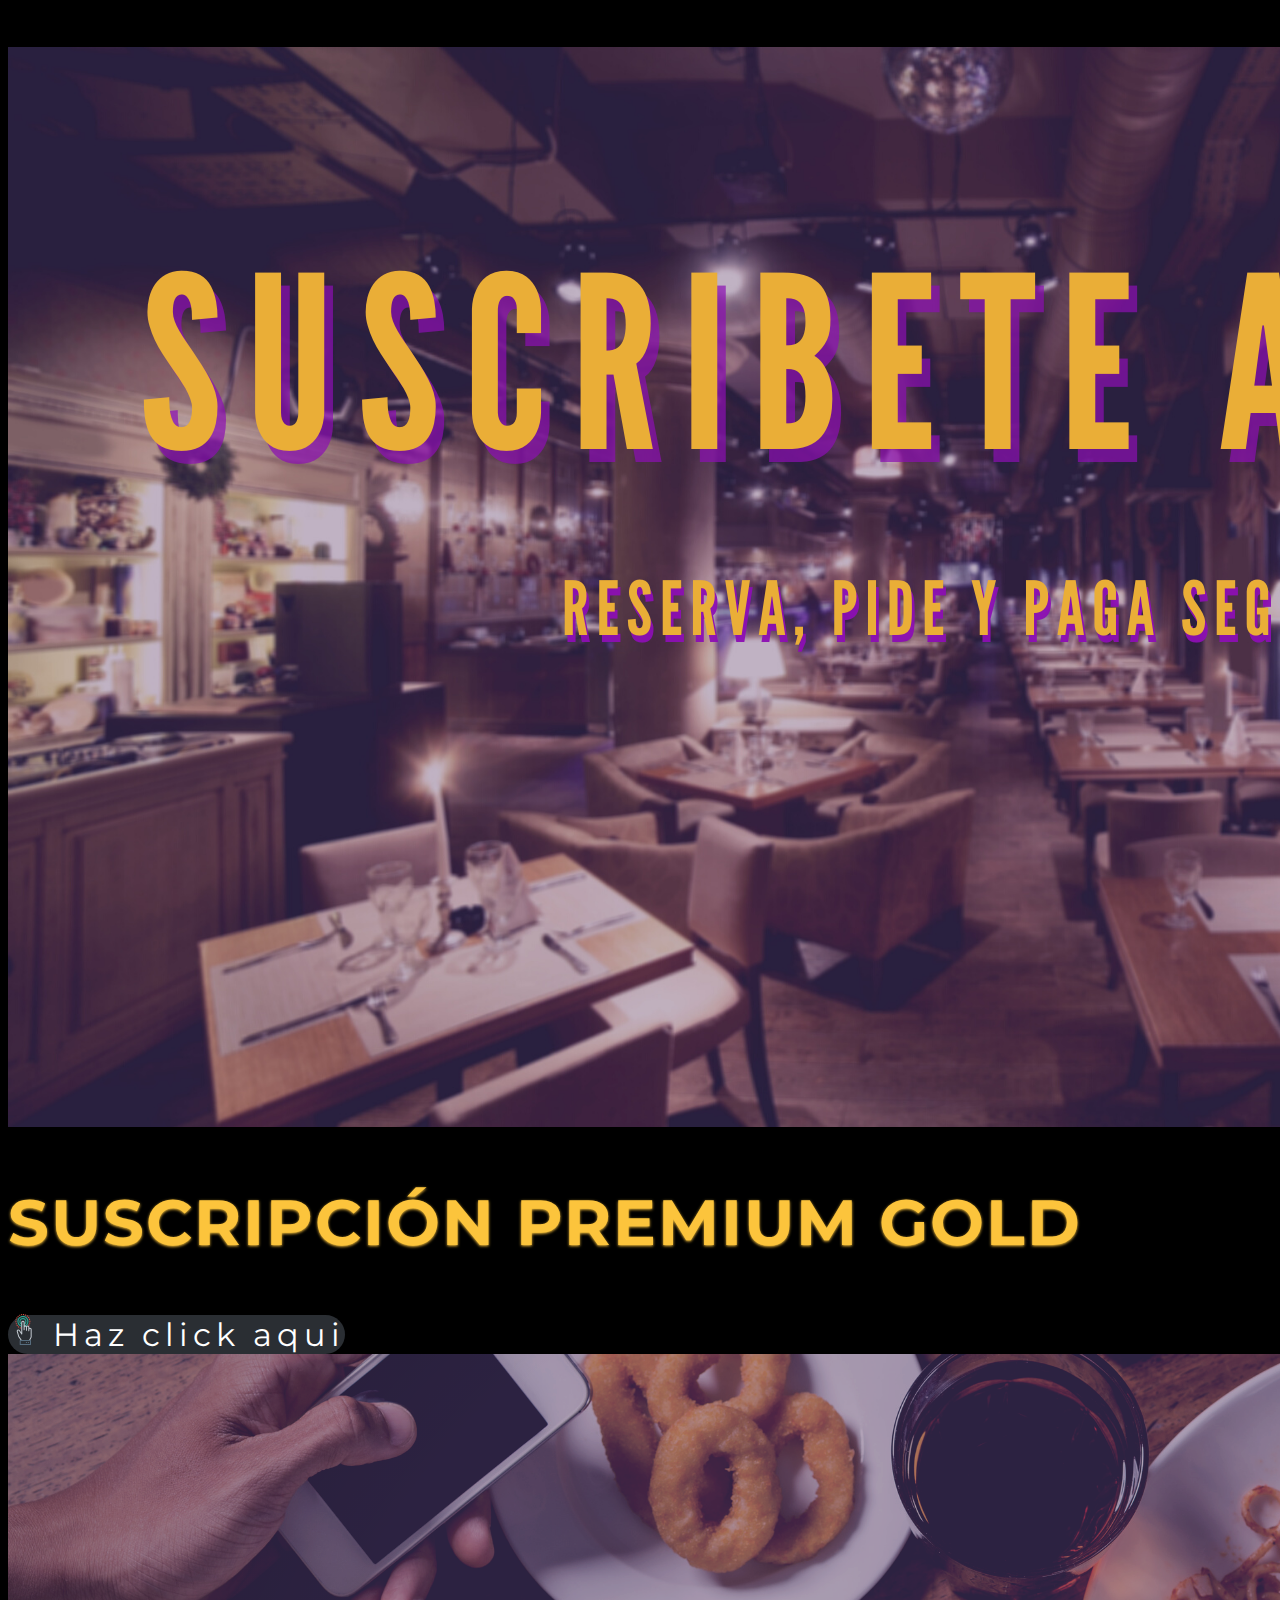
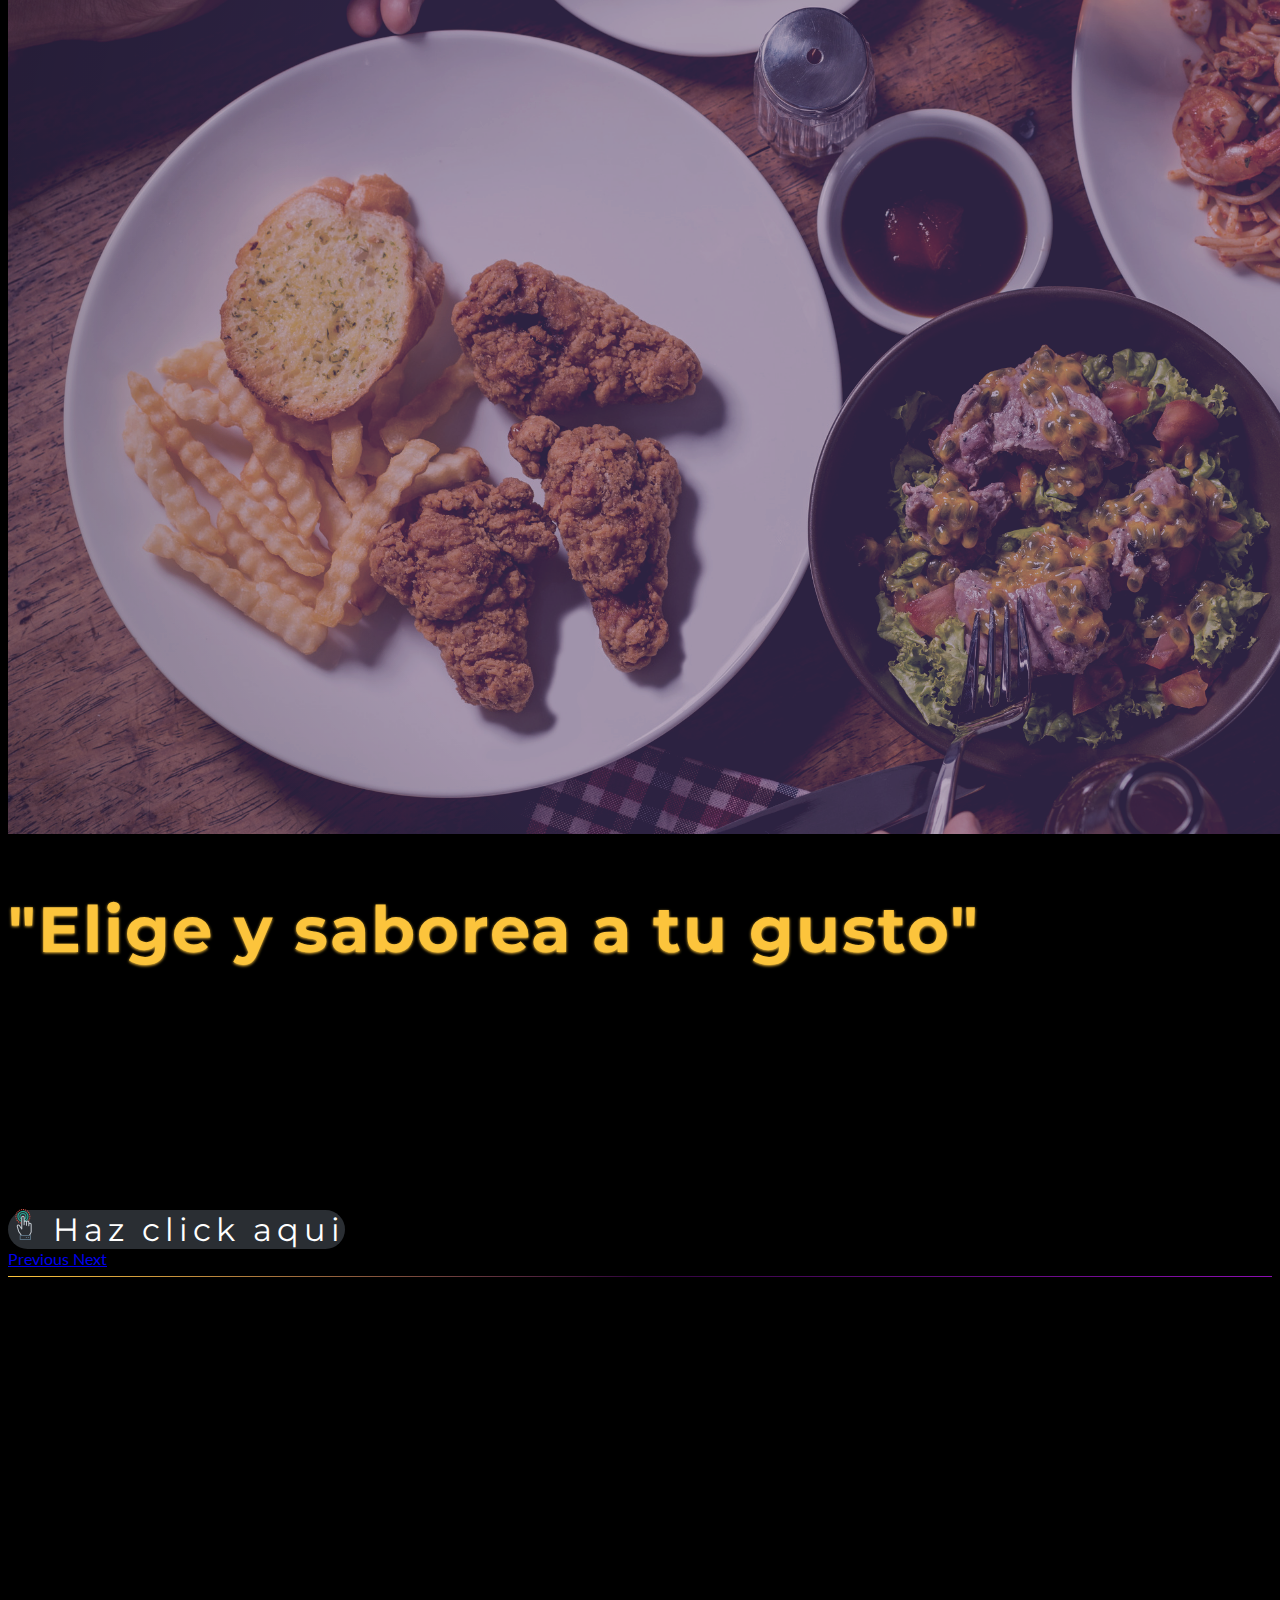
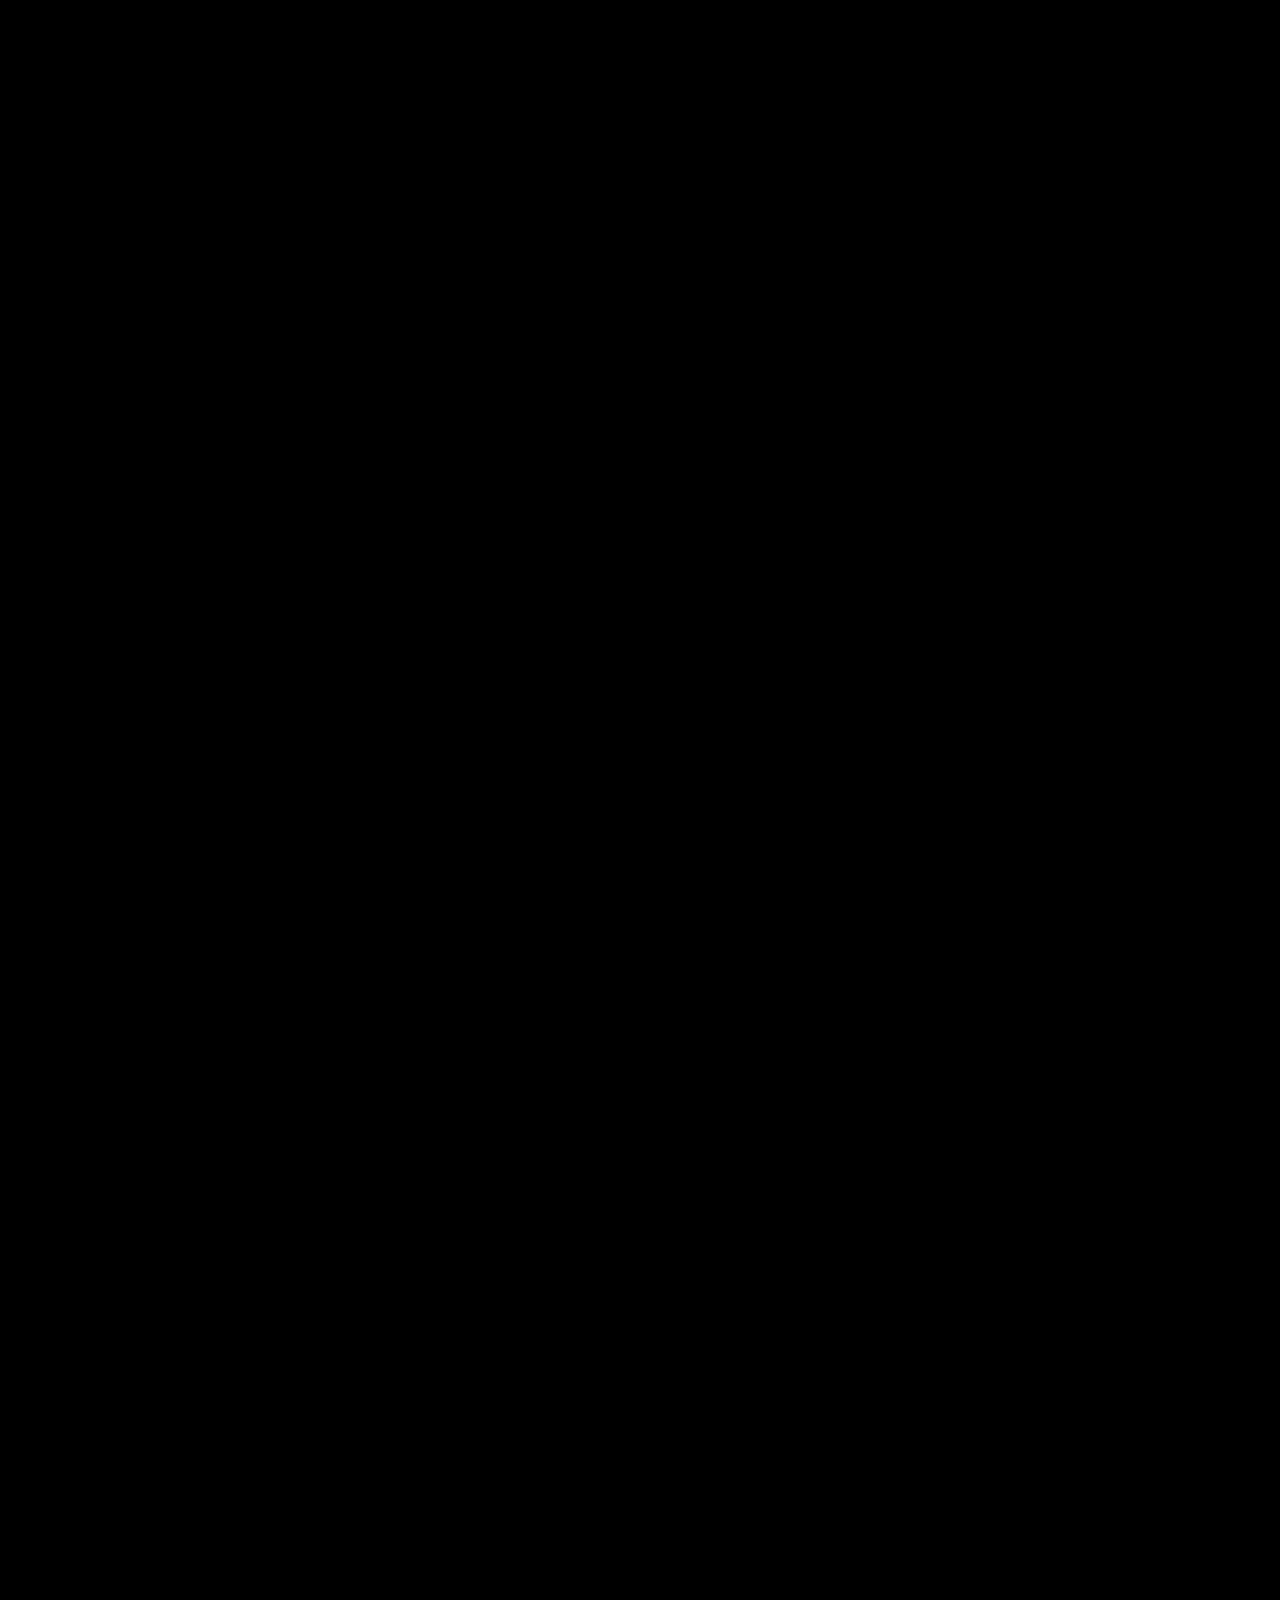
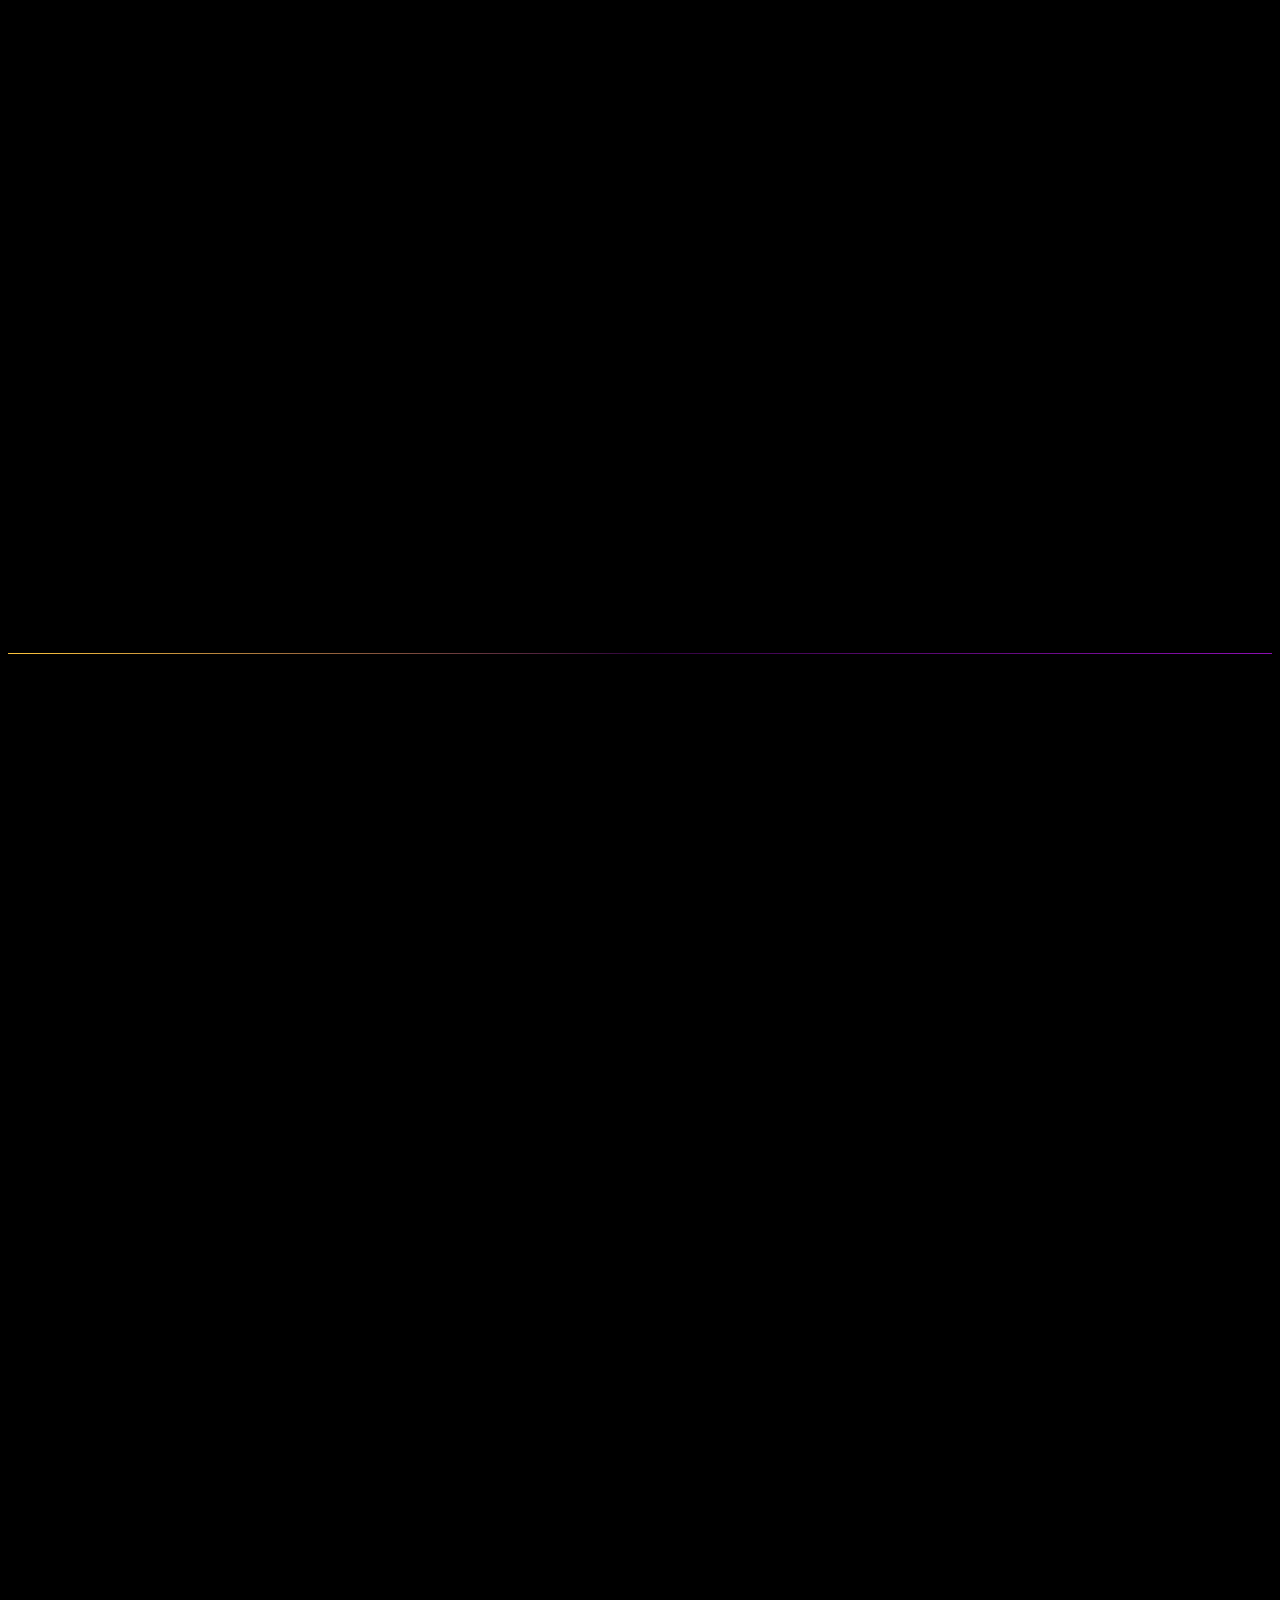
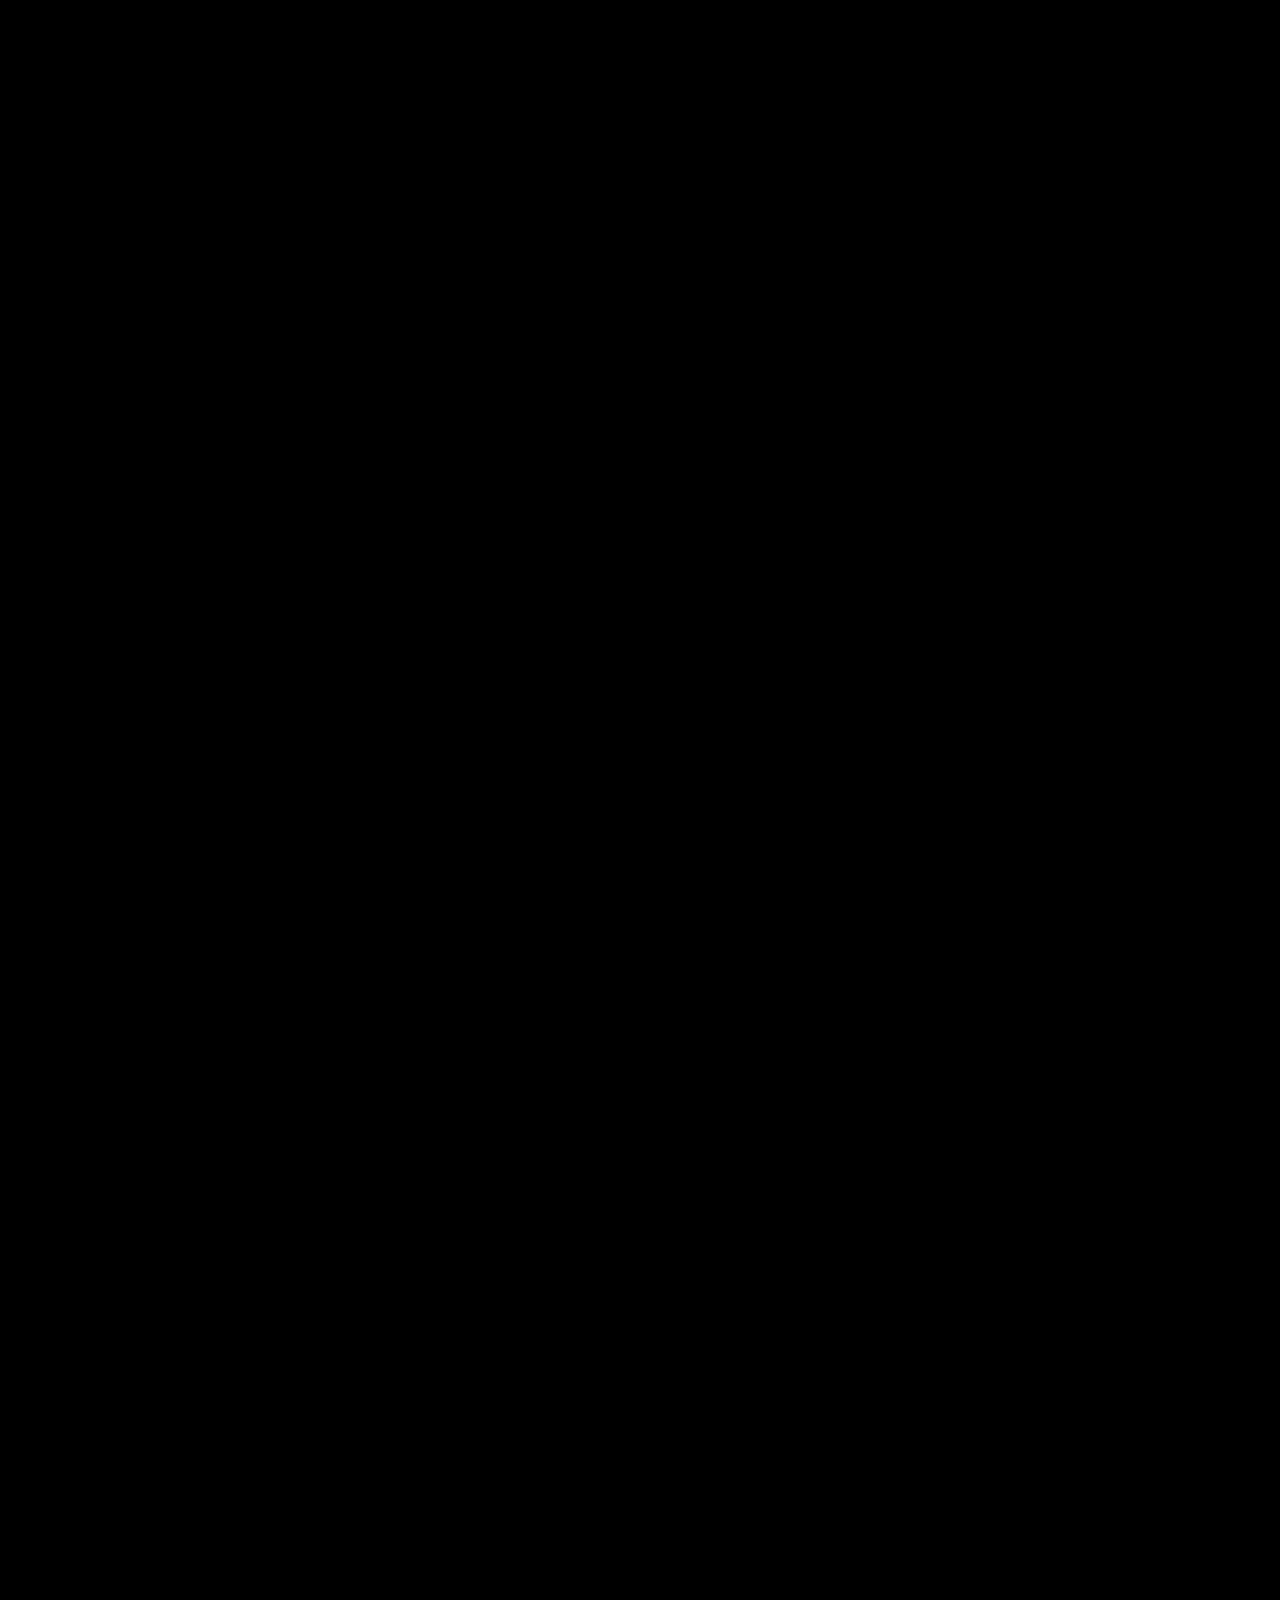
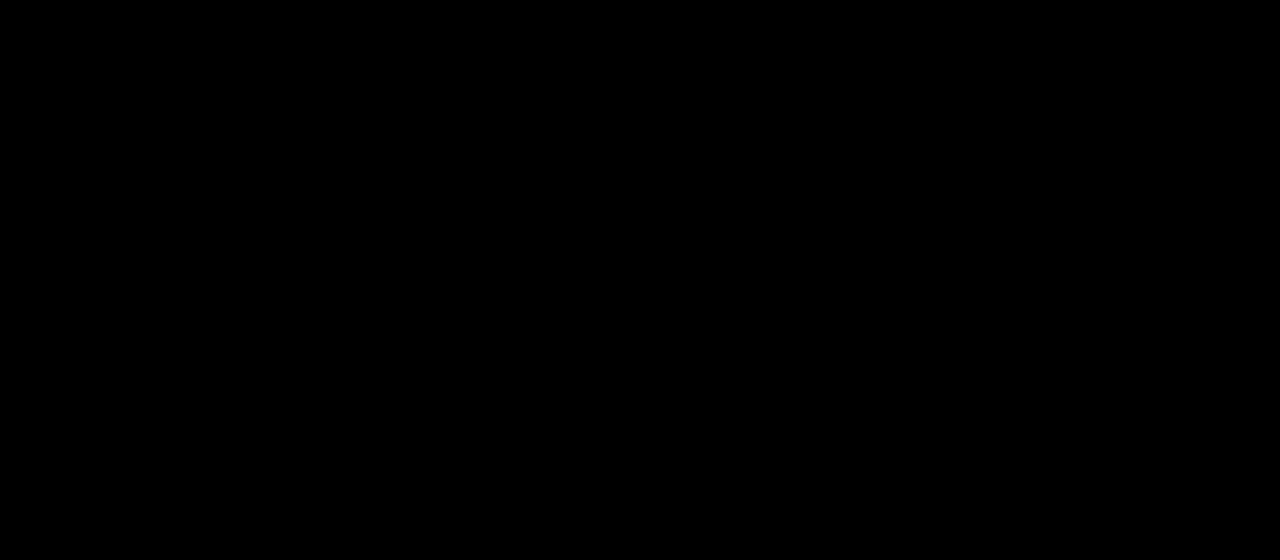
<file: sobre-app.html>
<!DOCTYPE html>
<html lang="es">
  <head>
    <meta charset="UTF-8" />
    <meta name="viewport" content="width=device-width, initial-scale=1.0" />
    <meta http-equiv="X-UA-Compatible" content="ie=edge" />

    <!--Boostrap-->
    <link
      rel="stylesheet"
      href="https://stackpath.bootstrapcdn.com/bootstrap/4.1.0/css/bootstrap.min.css"
      integrity="sha384-9gVQ4dYFwwWSjIDZnLEWnxCjeSWFphJiwGPXr1jddIhOegiu1FwO5qRGvFXOdJZ4"
      crossorigin="anonymous"
    />

    <!--Styles-->
    <link rel="stylesheet" href="styles/index.css" />

    <!--Fonts-->
    <link
      href="https://fonts.googleapis.com/css?family=Lato:300,400,700,900"
      rel="stylesheet"
    />
    <link rel="preconnect" href="https://fonts.gstatic.com">
    <link rel="preconnect" href="https://fonts.gstatic.com">
    <link href="https://fonts.googleapis.com/css2?family=Lobster+Two&family=Montserrat:wght@200&display=swap"
      rel="stylesheet">

    <!--Animates-->
    <link
      rel="stylesheet"
      href="https://cdnjs.cloudflare.com/ajax/libs/animate.css/4.1.1/animate.min.css"
    />
    <link rel="stylesheet" href="https://unpkg.com/aos@next/dist/aos.css" />
     <!-- #endAnimate -->
    <title>Sobre app</title>
  </head>
  <body>

<!-- #region Header-->

<header class="header">
  <!--Header-->
  <div class="barra">
    <!--Barra o Navegador-->
    <div class="container">
      <nav
        id="navegacion-principal"
        class="navbar navbar-dark justify-content-between
        navbar-expand-lg text-uppercase text-md-center fixed-top navbar-light
         "
      >
        <a class="navbar-brand" href="Index.html">
          <img id="img-logo" src="img/Logo.png" width="60" height="80"
          data-aos="zoom-in"/>
          <span class="display-4 w-1"></span></a
        >
        <button
          class="navbar-toggler"
          type="button"
          data-toggle="collapse"
          data-target="#navbarNavDropdown"
          aria-controls="navbarNavDropdown"
          aria-expanded="false"
          aria-label="Toggle navigation"
        >
          <span class="navbar-toggler-icon"></span>
        </button>

        <div class="collapse navbar-collapse "  id="navbarNavDropdown">
          <ul class="navbar-nav w-100 justify-content-end nav-tabs">
            <li class="nav-item">
              <a class="nav-link" href="Index.html">Inicio</a>
            </li>
            <li class="nav-item">
              <a class="nav-link" href="sobre-app.html">Sobre la App</a>
            </li>
            <li class="nav-item">
              <a class="nav-link" href="contacto.html">Contactanos</a>
            </li>
          </ul>
        </div>
      </nav>
    </div>
    <!--.container-->
  </div>
  <!--.barra-->

  <div
    id="flechas"
    class="carousel slide carousel-fade"
    data-ride="carousel"
  >
    <div class="carousel-inner">
      <div class="carousel-item active">
        <img
          class="d-block img-fluid"
          src="img/ZEAFONDO3.png"
          id="carrusel"
        />
        <div class="container">
          <div class="row justify-content-between">
            <div class="col-lg-6">
              <div class="carousel-caption d-none d-md-block text-left">
                <img src="img/Logo-Zea.x.ico" class="animate__animated  animate__flash"  />
              </div>
            </div>
            <div class="col-lg-6">
              <div class="carousel-caption d-none d-md-block bloque-info">
                <a
                data-aos="zoom-in"
                  id="button-1"
                  href="https://play.google.com/store/apps/details?id=com.companyname.appreservation"
                  class="btn btn-warning btn-lg text-uppercase"
                >
                  <img
                    src="img/play-store.svg"
                    class="img-fluid"
                    id="icono-play"
                    
                  />App para Usuarios</a
                >
                <hr class="style-two"/>
                <a
                data-aos="zoom-in"
                  id="button-2"
                  href="https://play.google.com/store/apps/details?id=com.companyname.zea_business"
                  class="btn btn-warning btn-lg text-uppercase"
                  >
                  <img src="img/play-store.svg"
                  class="img-fluid"
                  id="icono-play">
                  App para Negocios</a
                >
              </div>
            </div>
          </div>
        </div>
      </div>
      <!--End Carrusel 1-->
      <!-- #Carrusel2 -->
      <div class="carousel-item">
        <img
          class="d-block img-fluid d-block"
          src="img/ZEAFONDO4.png"
          id="carrusel"
        />
        <div class="carousel-caption d-none d-md-block bloque-info intro-class-in">
          <h2> SUSCRIPCIÓN
            PREMIUM GOLD</h2>
          <a href="gold.html" class="btn btn-warning"
            >
            <img src="img/click (3).svg">
            Haz click aqui</a
          >
        </div>
      </div>
      <!-- #EndCarrusel2 -->
      <!-- #Carrusel3 -->
      <div class="carousel-item">
        <img
          class="d-block img-fluid "
          src="img/ZEAFONDO5.png"
          id="carrusel"
        />
        <div class="carousel-caption d-none d-md-block bloque-info intro-class-in">
          <h2>"Elige y saborea a tu gusto"</h2>
           <p>Zea es posible gracias a las nuevas tecnologías, es única por ser una aplicación para toda Latinoamérica siendo caracterizada por transmitir elegancia, calidad y exclusividad total. Es diferente por contar con reservaciones y un sistema premium con beneficios exclusivos.</p>
          <a href="" class="btn btn-warning"
            >
            <img src="img/click (3).svg">
            Haz click aqui</a
          >
        </div>
      </div>
      <!-- #endCarrusel -->
    </div>
    <a
      class="carousel-control-prev"
      href="#flechas"
      role="button"
      data-slide="prev"
    >
      <span class="carousel-control-prev-icon" aria-hidden="true"></span>
      <span class="sr-only visually-hidden">Previous</span>
    </a>
    <a
      class="carousel-control-next"
      href="#flechas"
      role="button"
      data-slide="next"
    >
      <span class="carousel-control-next-icon" aria-hidden="true"></span>
      <span class="sr-only visually-hidden">Next</span>
    </a>
  </div>
</header>
<!-- #endregion -->


<hr class="style-two"/>

    <section class="container-fluid" data-aos="fade-up">
      <div class="row">
        <div class="col-12 col-lg-3 col-md-3 col-sm-12" id="form-4">
            <h2 class="text-capitalize mb-2 text-center">Sobre la App
              <hr class="style-two">
            </h2>
            <p class="text-white text-center">
              Dedicada a la facilitación de reservaciones en restaurantes, bares y cafeterías. </p>
        </div>
  
        <div class="col-12 col-lg-3 col-md-3 col-sm-12" id="form-2">
            <img src="img/Imagen1.png" class="img-fluid ">
        </div>
        <div class="col-12 col-lg-3 col-md-3 col-sm-12" id="form-2">
          <img src="img/Imagen2.png" class="img-fluid ">
        </div>
        <div class="col-12 col-lg-3 col-md-3 col-sm-12" id="form-2">
          <img src="img/Imagen3.png" class="img-fluid ">
        </div>
      </div>
  </section>


<!-- #region Usuarios-->
    <section class="container-fluid" data-aos="fade-up">
      <div class="row">
        <div class="col-12 col-lg-6 col-md-6" id="form-1">
            <h2 class="text-capitalize mb-2 text-center">APLICACION PARA USUARIOS
              <hr class="style-two">
            </h2>
            <p class="text-white text-center" data-aos="fade-up">
              Esta aplicación es ideal para aquellos que disfrutan de la experiencia, disfrutar buenos platillos y que buscarán mucho mejor su tiempo.</p>
              <a
                data-aos="zoom-in"
                id="button-1"
                href="https://play.google.com/store/apps/details?id=com.companyname.appreservation"
                class="btn btn-warning btn-lg text-uppercase"
              >
                <img
                  src="img/play-store.svg"
                  class="img-fluid"
                  id="icono-play"
                  
                />App para Usuarios</a
              >
        </div>
  
        <div class="col-12 col-lg-6 col-md-6" id="form-4">
            <img src="img/Imagen4.png" class="img-fluid " data-aos="fade-left">
        </div>
      </div>
  </section>
  <!-- #endregion -->

<!-- #region Negocio-->  
  <section class="container-fluid" data-aos="fade-up">
    <div class="row">
      <div class="col-12 col-lg-6 col-md-6" id="form-4">
          <img src="img/Imagen5.png" class="img-fluid " data-aos="fade-right">
      </div>
      <div class="col-12 col-lg-6 col-md-6" id="form-1">
        <h2 class="text-capitalize mb-2 text-center" >APLICACION PARA NEGOCIOS
          <hr class="style-two">
        </h2>
        <p class="text-white text-center" data-aos="fade-up">
          Aquí podrá administrar reservas en línea y ofrecer a sus clientes un medio de pago seguro, además de tener la facilidad de hacer llegar sus pedidos.</p>
          <a
                    data-aos="zoom-in"
                      id="button-2"
                      href="https://play.google.com/store/apps/details?id=com.companyname.zea_business"
                      class="btn btn-warning btn-lg text-uppercase"
                      >
                      <img src="img/play-store.svg"
                      class="img-fluid"
                      id="icono-play">
                      App para Negocios</a
                    >
    </div>
    </div>
</section>
<!-- #endregion -->

<hr class="style-two"/>

<!--Footer-->
<footer class="footer bg-dark mt-5" data-aos="zoom-in">
  <div class="container-fluid">
    <div class="py-2">
      <p
        class="text-light text-center"
      >
        <a id="text1" class="footer-text mr-5"><span id="fecha"></span>. Derechos Reservados</a>
        <a id="text2" href="Preguntas.html" class="footer-text mr-5 ml-5 text-light">Preguntas Frecuentes</a>
        <a id="text3" href="Terminos.html" class="footer-text mr-5 ml-5 text-light">Terminos y Condiciones</a>
      </p>

      <p class="text-light">
        Siguenos en Nuestras Redes Sociales
        <a href="https://www.facebook.com/zea.mobi/"><img src="img/facebook-logo-2019.svg" id="img-1"></a>
        <a href="https://www.instagram.com/zea_app/"><img src="img/instagram.svg" id="img-2"></a>
       <a href="https://www.youtube.com/channel/UC5qcIVUwJ4mYhSz_VHONuNA"> <img src="img/play.svg" id="img-3"></a>
      </p>

    </div>
  </div>
</footer>
<!--End Footer-->

<!--Scripts-->
    <script src="js/index.js"></script>
    <script
      src="https://code.jquery.com/jquery-3.3.1.slim.min.js"
      integrity="sha384-q8i/X+965DzO0rT7abK41JStQIAqVgRVzpbzo5smXKp4YfRvH+8abtTE1Pi6jizo"
      crossorigin="anonymous"
    ></script>
    <script
      src="https://cdnjs.cloudflare.com/ajax/libs/popper.js/1.14.0/umd/popper.min.js"
      integrity="sha384-cs/chFZiN24E4KMATLdqdvsezGxaGsi4hLGOzlXwp5UZB1LY//20VyM2taTB4QvJ"
      crossorigin="anonymous"
    ></script>
    <script
      src="https://stackpath.bootstrapcdn.com/bootstrap/4.1.0/js/bootstrap.min.js"
      integrity="sha384-uefMccjFJAIv6A+rW+L4AHf99KvxDjWSu1z9VI8SKNVmz4sk7buKt/6v9KI65qnm"
      crossorigin="anonymous"
    ></script>
    <script
     src="https://unpkg.com/aos@next/dist/aos.js">
    </script>
    <script>
      AOS.init();
      </script>
<!--End Scripts-->
</body>
</html>
</file>
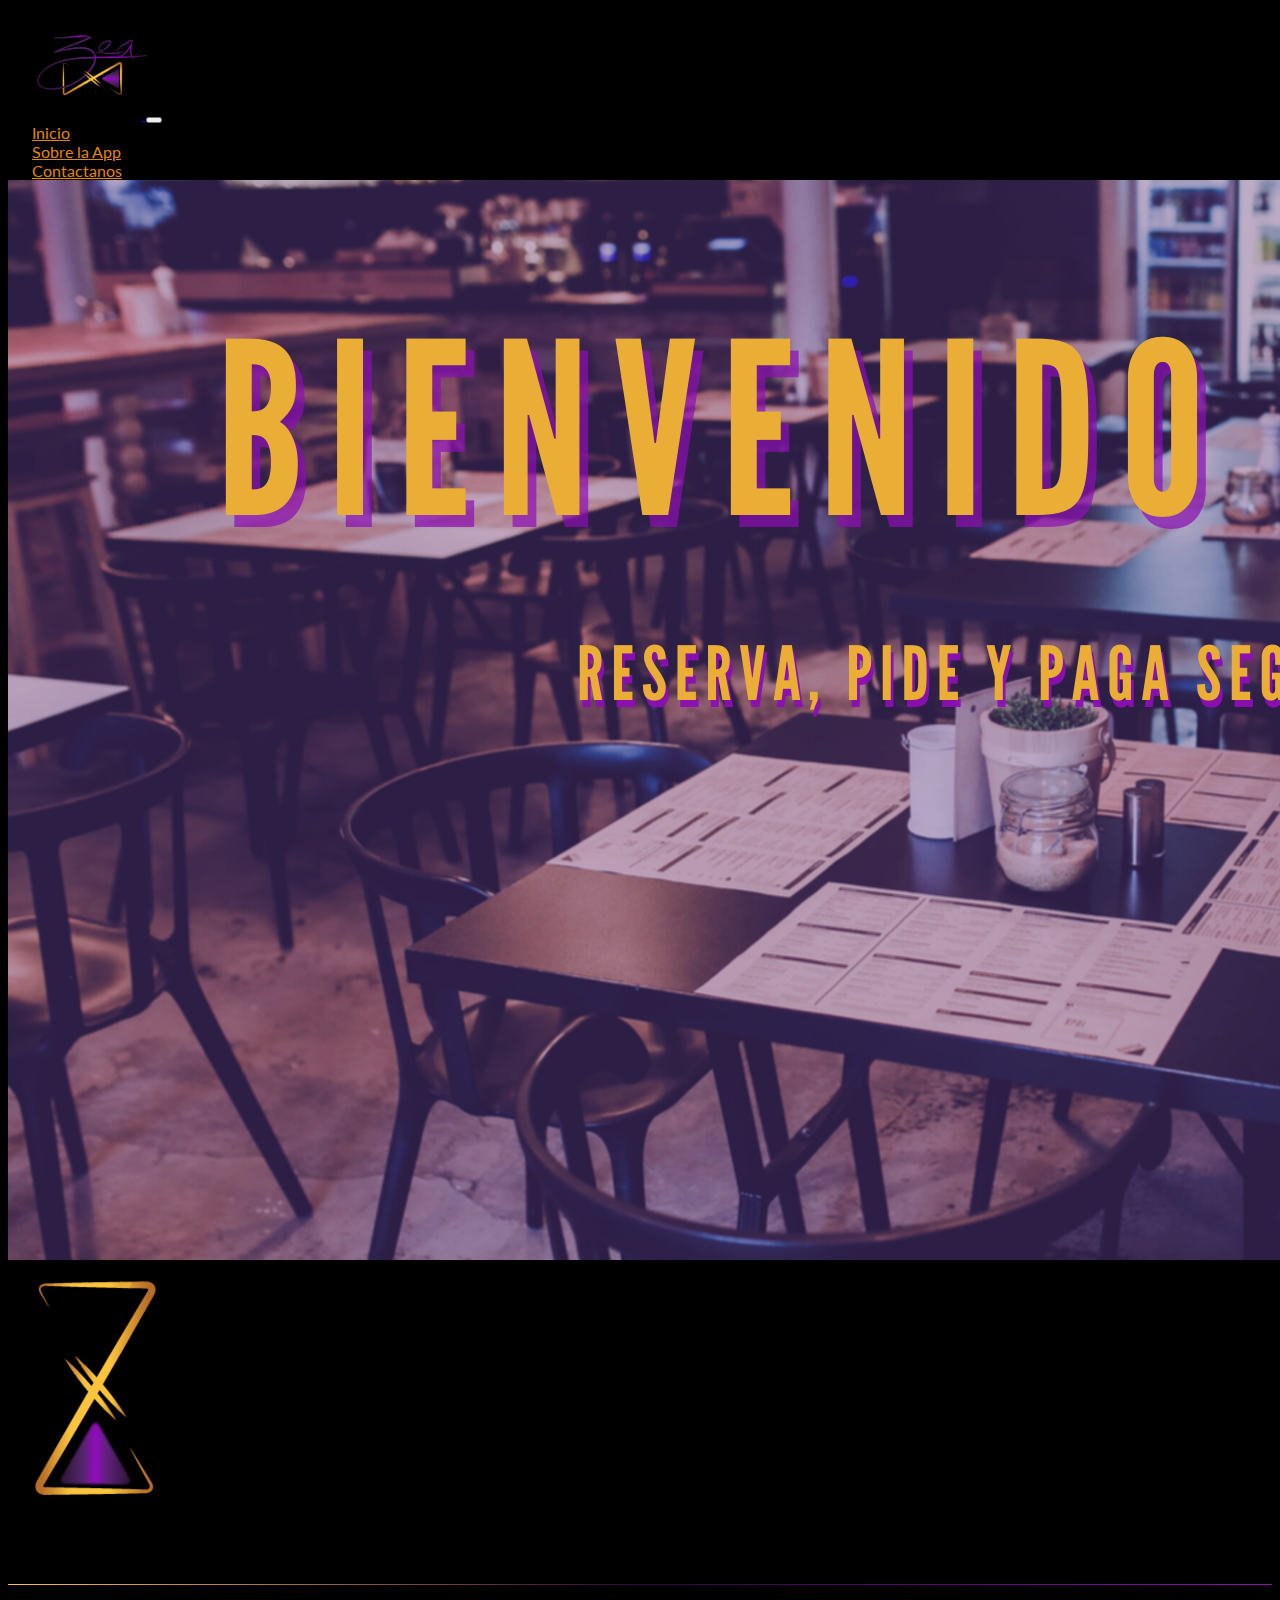
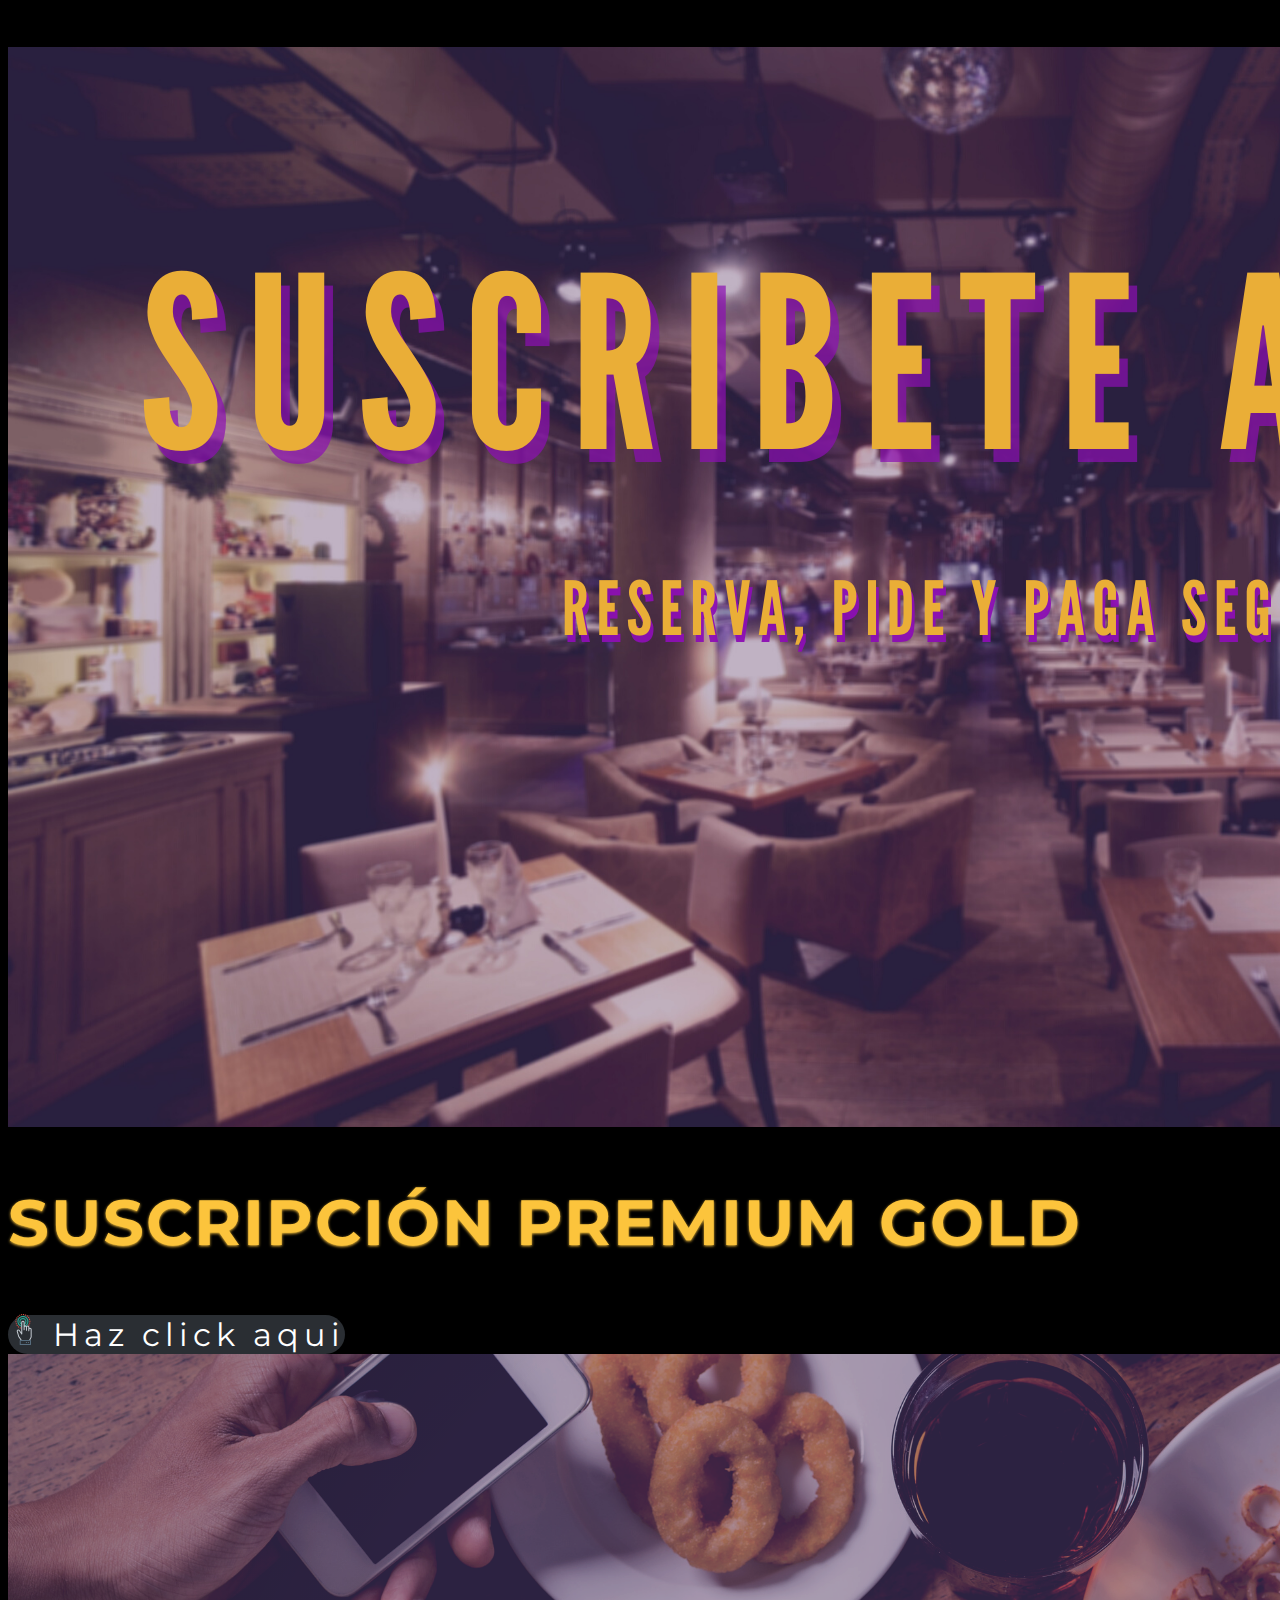
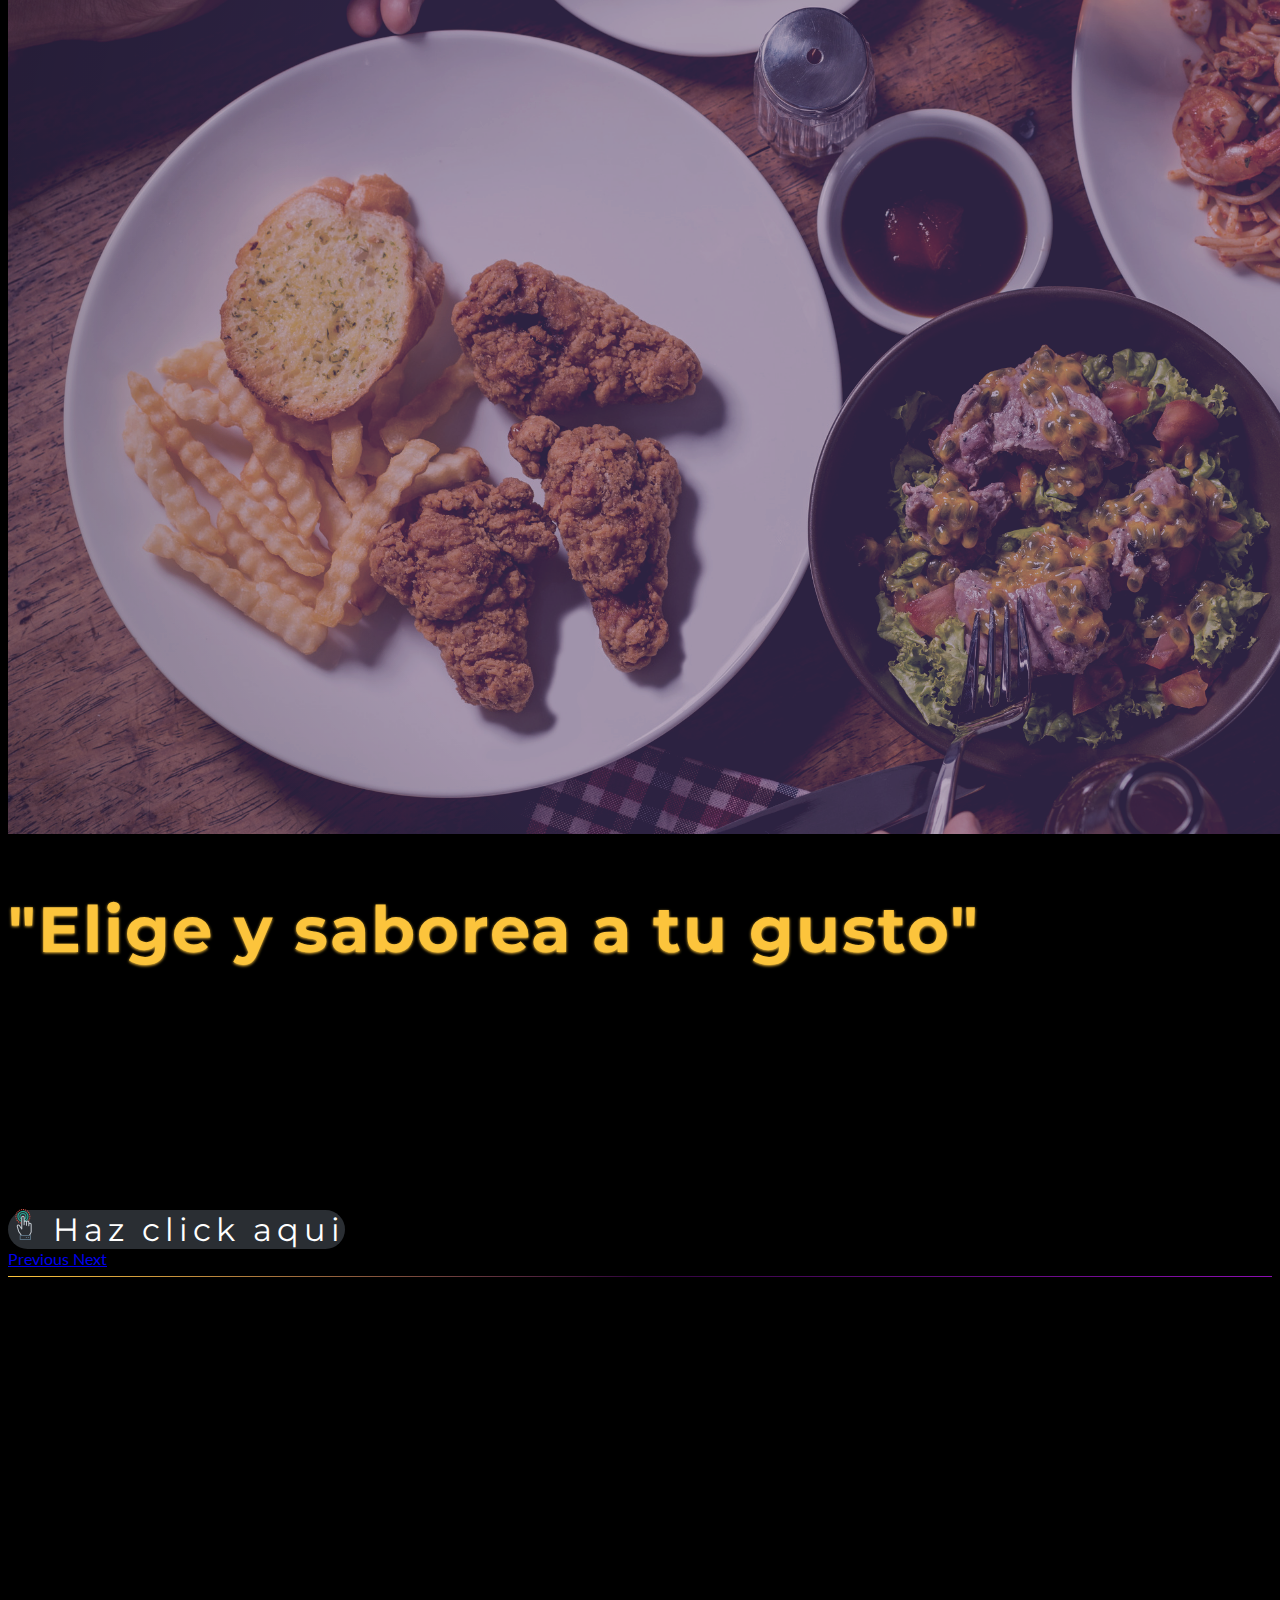
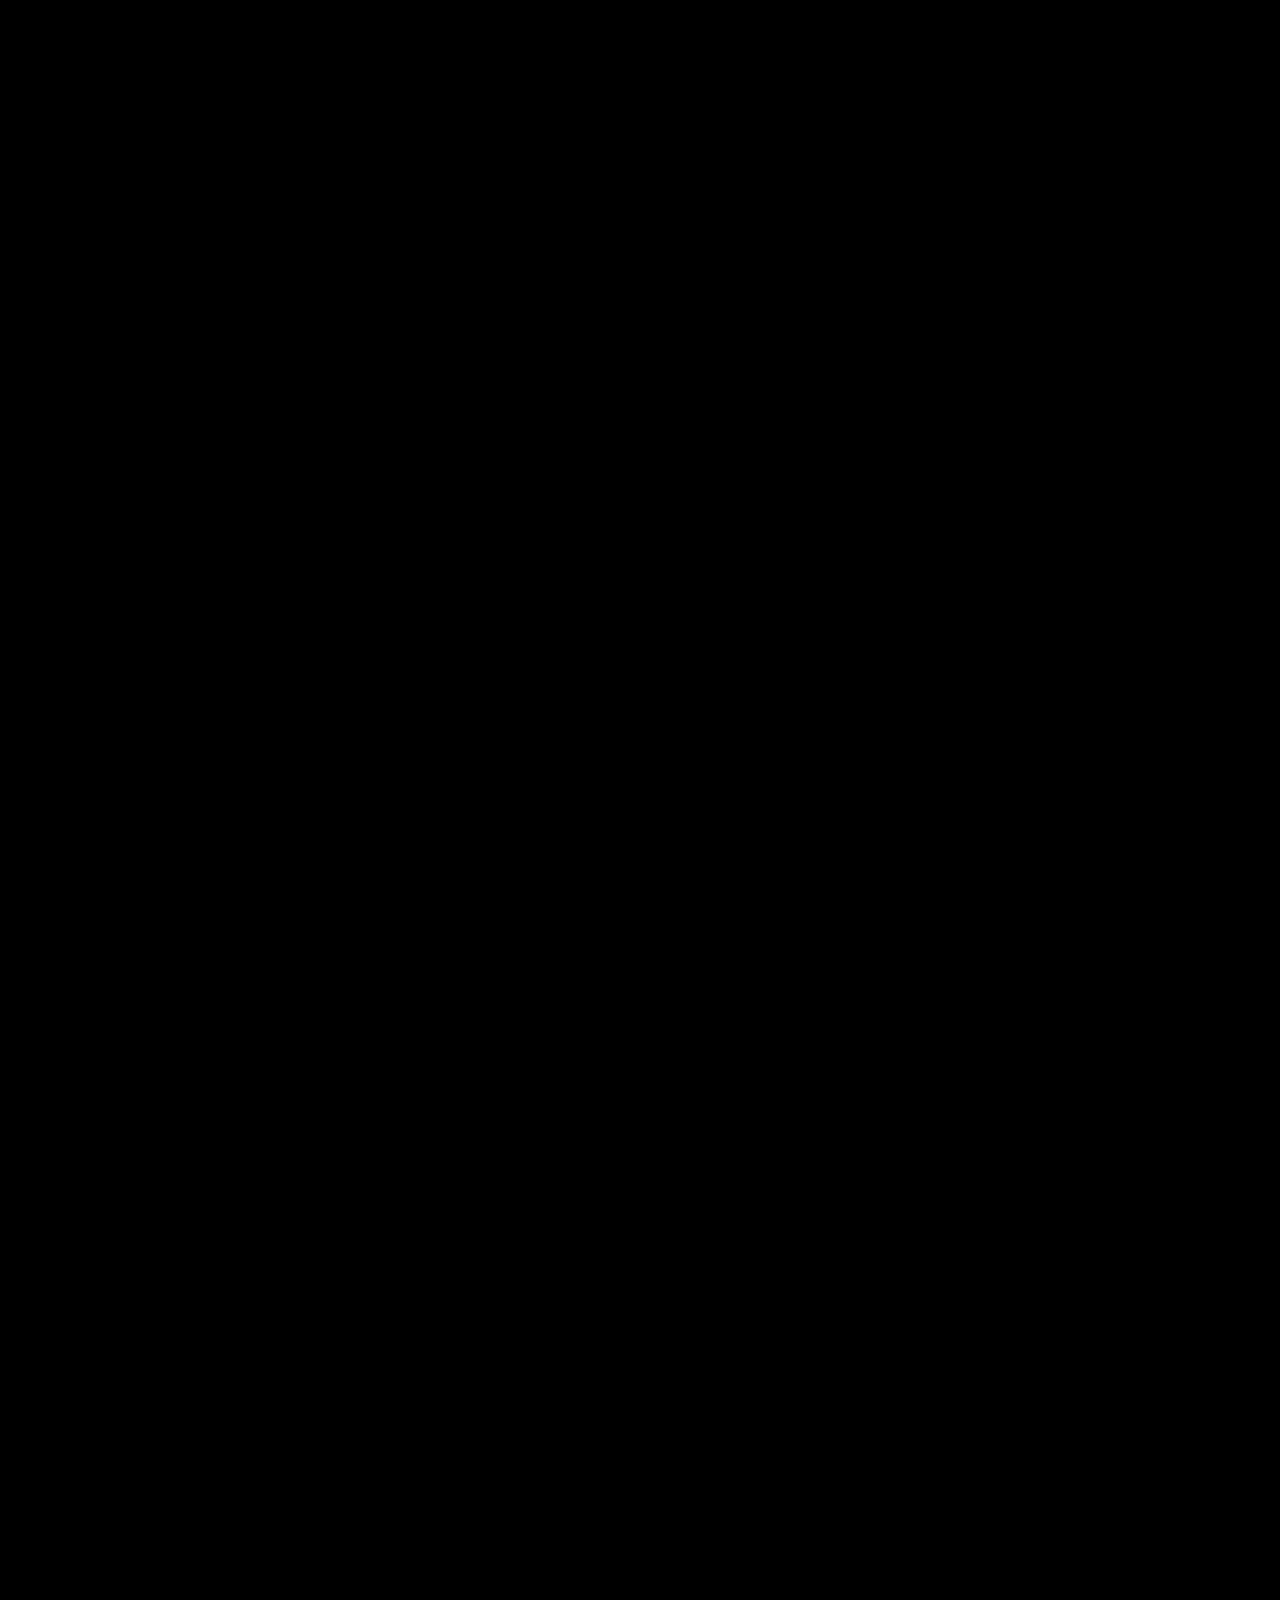
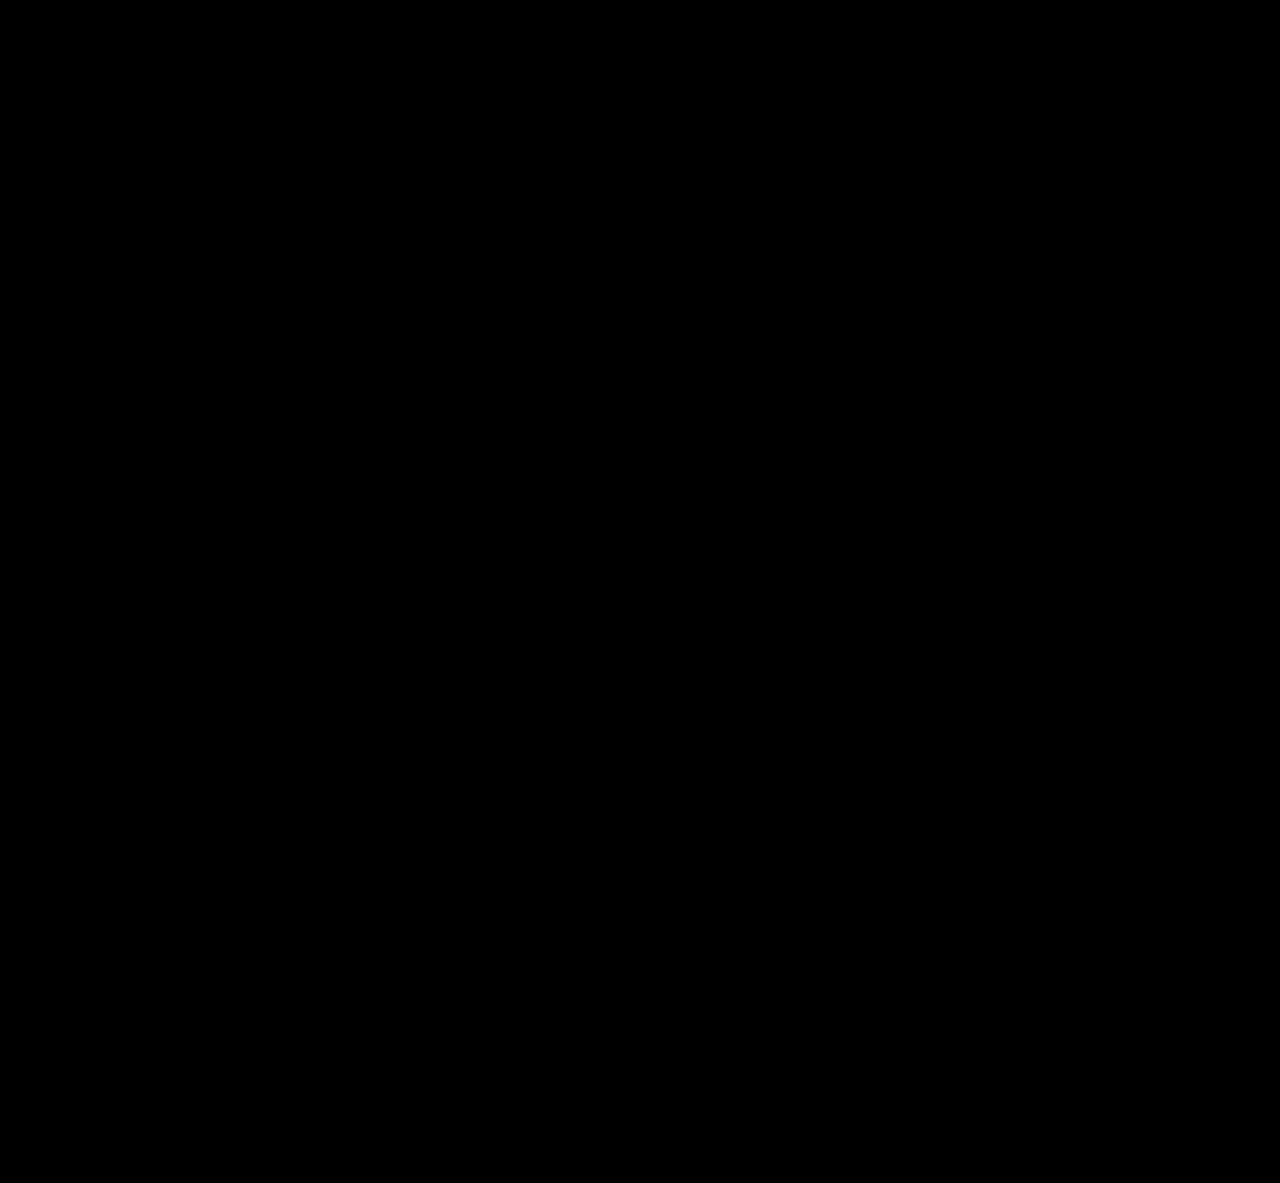
<file: Terminos.html>
<!DOCTYPE html>
<html lang="es">
  <head>
    <meta charset="UTF-8" />
    <meta name="viewport" content="width=device-width, initial-scale=1.0" />
    <meta http-equiv="X-UA-Compatible" content="ie=edge" />

    <!--Boostrap-->
    <link
      rel="stylesheet"
      href="https://stackpath.bootstrapcdn.com/bootstrap/4.1.0/css/bootstrap.min.css"
      integrity="sha384-9gVQ4dYFwwWSjIDZnLEWnxCjeSWFphJiwGPXr1jddIhOegiu1FwO5qRGvFXOdJZ4"
      crossorigin="anonymous"
    />

    <!--Styles-->
    <link rel="stylesheet" href="styles/index.css" />

    <!--Fonts-->
    <link
      href="https://fonts.googleapis.com/css?family=Lato:300,400,700,900"
      rel="stylesheet"
    />
    <link rel="preconnect" href="https://fonts.gstatic.com">
    <link rel="preconnect" href="https://fonts.gstatic.com">
    <link href="https://fonts.googleapis.com/css2?family=Lobster+Two&family=Montserrat:wght@200&display=swap"
      rel="stylesheet">

    <!--Animates-->
    <link
      rel="stylesheet"
      href="https://cdnjs.cloudflare.com/ajax/libs/animate.css/4.1.1/animate.min.css"
    />
    <link rel="stylesheet" href="https://unpkg.com/aos@next/dist/aos.css" />
    <!-- #endregion -->
    <title>Sobre app</title>
  </head>
  <body>

   <!--Header-->
   <header class="header">
    <!--Header-->
    <div class="barra">
      <!--Barra o Navegador-->
      <div class="container">
        <nav
          id="navegacion-principal"
          class="navbar navbar-dark justify-content-between
          navbar-expand-lg text-uppercase text-md-center fixed-top navbar-light
           "
        >
          <a class="navbar-brand" href="Index.html">
            <img id="img-logo" src="img/Logo.png" width="60" height="80"
            data-aos="zoom-in"/>
            <span class="display-4 w-1"></span></a
          >
          <button
            class="navbar-toggler"
            type="button"
            data-toggle="collapse"
            data-target="#navbarNavDropdown"
            aria-controls="navbarNavDropdown"
            aria-expanded="false"
            aria-label="Toggle navigation"
          >
            <span class="navbar-toggler-icon"></span>
          </button>

          <div class="collapse navbar-collapse "  id="navbarNavDropdown">
            <ul class="navbar-nav w-100 justify-content-end nav-tabs">
              <li class="nav-item">
                <a class="nav-link" href="Index.html">Inicio</a>
              </li>
              <li class="nav-item">
                <a class="nav-link" href="sobre-app.html">Sobre la App</a>
              </li>
              <li class="nav-item">
                <a class="nav-link" href="contacto.html">Contactanos</a>
              </li>
            </ul>
          </div>
        </nav>
      </div>
      <!--.container-->
    </div>
    <!--.barra-->

    <div
      id="flechas"
      class="carousel slide carousel-fade"
      data-ride="carousel"
    >
      <div class="carousel-inner">
        <div class="carousel-item active">
          <img
            class="d-block img-fluid"
            src="img/ZEAFONDO3.png"
            id="carrusel"
          />
          <div class="container">
            <div class="row justify-content-between">
              <div class="col-lg-6">
                <div class="carousel-caption d-none d-md-block text-left">
                  <img src="img/Logo-Zea.x.ico" class="animate__animated  animate__flash"  />
                </div>
              </div>
              <div class="col-lg-6">
                <div class="carousel-caption d-none d-md-block bloque-info">
                  <a
                  data-aos="zoom-in"
                    id="button-1"
                    href="https://play.google.com/store/apps/details?id=com.companyname.appreservation"
                    class="btn btn-warning btn-lg text-uppercase"
                  >
                    <img
                      src="img/play-store.svg"
                      class="img-fluid"
                      id="icono-play"
                      
                    />App para Usuarios</a
                  >
                  <hr class="style-two"/>
                  <a
                  data-aos="zoom-in"
                    id="button-2"
                    href="https://play.google.com/store/apps/details?id=com.companyname.zea_business"
                    class="btn btn-warning btn-lg text-uppercase"
                    >
                    <img src="img/play-store.svg"
                    class="img-fluid"
                    id="icono-play">
                    App para Negocios</a
                  >
                </div>
              </div>
            </div>
          </div>
        </div>
        <!--End Carrusel 1-->
        <!-- #Carrusel2 -->
        <div class="carousel-item">
          <img
            class="d-block img-fluid d-block"
            src="img/ZEAFONDO4.png"
            id="carrusel"
          />
          <div class="carousel-caption d-none d-md-block bloque-info intro-class-in">
            <h2> SUSCRIPCIÓN
              PREMIUM GOLD</h2>
            <a href="" class="btn btn-warning"
              >
              <img src="img/click (3).svg">
              Haz click aqui</a
            >
          </div>
        </div>
        <!-- #EndCarrusel2 -->
        <!-- #Carrusel3 -->
        <div class="carousel-item">
          <img
            class="d-block img-fluid "
            src="img/ZEAFONDO5.png"
            id="carrusel"
          />
          <div class="carousel-caption d-none d-md-block bloque-info intro-class-in">
            <h2>"Elige y saborea a tu gusto"</h2>
             <p>Zea es posible gracias a las nuevas tecnologías, es única por ser una aplicación para toda Latinoamérica siendo caracterizada por transmitir elegancia, calidad y exclusividad total. Es diferente por contar con reservaciones y un sistema premium con beneficios exclusivos.</p>
            <a href="" class="btn btn-warning"
              >
              <img src="img/click (3).svg">
              Haz click aqui</a
            >
          </div>
        </div>
        <!-- #endCarrusel -->
      </div>
      <a
        class="carousel-control-prev"
        href="#flechas"
        role="button"
        data-slide="prev"
      >
        <span class="carousel-control-prev-icon" aria-hidden="true"></span>
        <span class="sr-only visually-hidden">Previous</span>
      </a>
      <a
        class="carousel-control-next"
        href="#flechas"
        role="button"
        data-slide="next"
      >
        <span class="carousel-control-next-icon" aria-hidden="true"></span>
        <span class="sr-only visually-hidden">Next</span>
      </a>
    </div>
  </header>
<!--End Header-->

<hr class="style-two"/>
    


<!--Footer-->
<footer class="footer bg-dark mt-5" data-aos="zoom-in">
    <div class="container-fluid">
      <div class="py-2">
        <p
          class="text-light text-center"
        >
          <a id="text1" class="footer-text mr-5"><span id="fecha"></span>. Derechos Reservados</a>
          <a id="text2" href="Preguntas.html" class="footer-text mr-5 ml-5 text-light">Preguntas Frecuentes</a>
          <a id="text3" href="Terminos.html" class="footer-text mr-5 ml-5 text-light">Terminos y Condiciones</a>
        </p>
  
        <p class="text-light">
          Siguenos en Nuestras Redes Sociales
          <a href="https://www.facebook.com/zea.mobi/"><img src="img/facebook-logo-2019.svg" id="img-1"></a>
          <a href="https://www.instagram.com/zea_app/"><img src="img/instagram.svg" id="img-2"></a>
         <a href="https://www.youtube.com/channel/UC5qcIVUwJ4mYhSz_VHONuNA"> <img src="img/play.svg" id="img-3"></a>
        </p>
  
  
      </div>
    </div>
  </footer>
  <!--End Footer-->


<!-- #region -->
    <script src="js/index.js"></script>
    <script
      src="https://code.jquery.com/jquery-3.3.1.slim.min.js"
      integrity="sha384-q8i/X+965DzO0rT7abK41JStQIAqVgRVzpbzo5smXKp4YfRvH+8abtTE1Pi6jizo"
      crossorigin="anonymous"
    ></script>
    <script
      src="https://cdnjs.cloudflare.com/ajax/libs/popper.js/1.14.0/umd/popper.min.js"
      integrity="sha384-cs/chFZiN24E4KMATLdqdvsezGxaGsi4hLGOzlXwp5UZB1LY//20VyM2taTB4QvJ"
      crossorigin="anonymous"
    ></script>
    <script
      src="https://stackpath.bootstrapcdn.com/bootstrap/4.1.0/js/bootstrap.min.js"
      integrity="sha384-uefMccjFJAIv6A+rW+L4AHf99KvxDjWSu1z9VI8SKNVmz4sk7buKt/6v9KI65qnm"
      crossorigin="anonymous"
    ></script>
    <script
    src="https://unpkg.com/aos@next/dist/aos.js">
   </script>
   <script>
     AOS.init();
     </script>
<!-- #endregion -->
</body>
</html>
</file>
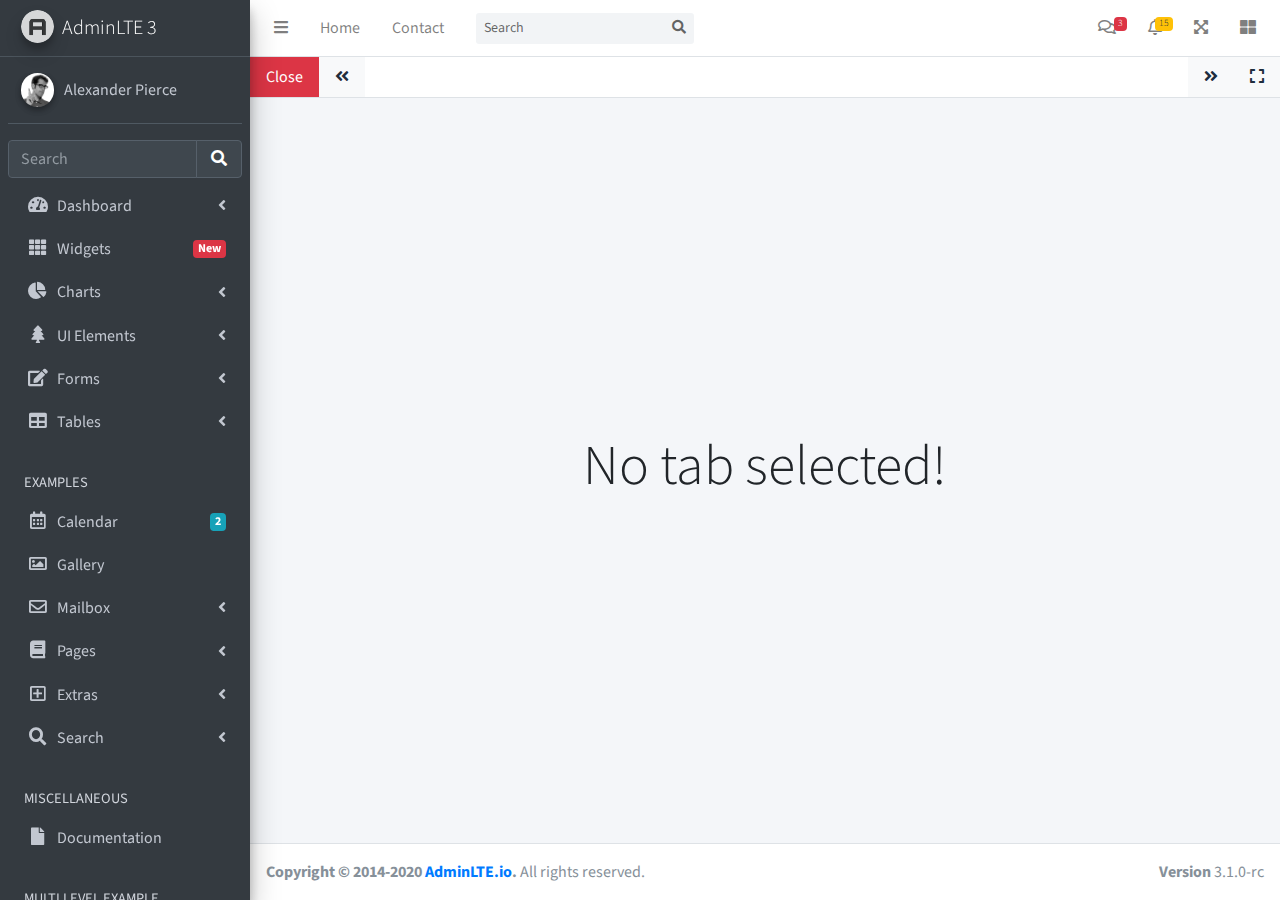
<file: Admin/AdminLTE-3.1.0-rc/iframe.html>
<!DOCTYPE html>
<html lang="en">
<head>
  <meta charset="utf-8">
  <meta name="viewport" content="width=device-width, initial-scale=1">
  <title>AdminLTE 3 | Tabbed IFrames</title>

  <!-- Google Font: Source Sans Pro -->
  <link rel="stylesheet" href="https://fonts.googleapis.com/css?family=Source+Sans+Pro:300,400,400i,700&display=fallback">
  <!-- Font Awesome -->
  <link rel="stylesheet" href="plugins/fontawesome-free/css/all.min.css">
  <!-- Theme style -->
  <link rel="stylesheet" href="dist/css/adminlte.min.css">
  <!-- overlayScrollbars -->
  <link rel="stylesheet" href="plugins/overlayScrollbars/css/OverlayScrollbars.min.css">
</head>
<body class="hold-transition sidebar-mini layout-fixed" data-panel-auto-height-mode="height">
<div class="wrapper">

  <!-- Navbar -->
  <nav class="main-header navbar navbar-expand navbar-white navbar-light">
    <!-- Left navbar links -->
    <ul class="navbar-nav">
      <li class="nav-item">
        <a class="nav-link" data-widget="pushmenu" href="#" role="button"><i class="fas fa-bars"></i></a>
      </li>
      <li class="nav-item d-none d-sm-inline-block">
        <a href="index3.html" class="nav-link">Home</a>
      </li>
      <li class="nav-item d-none d-sm-inline-block">
        <a href="#" class="nav-link">Contact</a>
      </li>
    </ul>

    <!-- SEARCH FORM -->
    <form class="form-inline ml-3">
      <div class="input-group input-group-sm">
        <input class="form-control form-control-navbar" type="search" placeholder="Search" aria-label="Search">
        <div class="input-group-append">
          <button class="btn btn-navbar" type="submit">
            <i class="fas fa-search"></i>
          </button>
        </div>
      </div>
    </form>

    <!-- Right navbar links -->
    <ul class="navbar-nav ml-auto">
      <!-- Messages Dropdown Menu -->
      <li class="nav-item dropdown">
        <a class="nav-link" data-toggle="dropdown" href="#">
          <i class="far fa-comments"></i>
          <span class="badge badge-danger navbar-badge">3</span>
        </a>
        <div class="dropdown-menu dropdown-menu-lg dropdown-menu-right">
          <a href="#" class="dropdown-item">
            <!-- Message Start -->
            <div class="media">
              <img src="dist/img/user1-128x128.jpg" alt="User Avatar" class="img-size-50 mr-3 img-circle">
              <div class="media-body">
                <h3 class="dropdown-item-title">
                  Brad Diesel
                  <span class="float-right text-sm text-danger"><i class="fas fa-star"></i></span>
                </h3>
                <p class="text-sm">Call me whenever you can...</p>
                <p class="text-sm text-muted"><i class="far fa-clock mr-1"></i> 4 Hours Ago</p>
              </div>
            </div>
            <!-- Message End -->
          </a>
          <div class="dropdown-divider"></div>
          <a href="#" class="dropdown-item">
            <!-- Message Start -->
            <div class="media">
              <img src="dist/img/user8-128x128.jpg" alt="User Avatar" class="img-size-50 img-circle mr-3">
              <div class="media-body">
                <h3 class="dropdown-item-title">
                  John Pierce
                  <span class="float-right text-sm text-muted"><i class="fas fa-star"></i></span>
                </h3>
                <p class="text-sm">I got your message bro</p>
                <p class="text-sm text-muted"><i class="far fa-clock mr-1"></i> 4 Hours Ago</p>
              </div>
            </div>
            <!-- Message End -->
          </a>
          <div class="dropdown-divider"></div>
          <a href="#" class="dropdown-item">
            <!-- Message Start -->
            <div class="media">
              <img src="dist/img/user3-128x128.jpg" alt="User Avatar" class="img-size-50 img-circle mr-3">
              <div class="media-body">
                <h3 class="dropdown-item-title">
                  Nora Silvester
                  <span class="float-right text-sm text-warning"><i class="fas fa-star"></i></span>
                </h3>
                <p class="text-sm">The subject goes here</p>
                <p class="text-sm text-muted"><i class="far fa-clock mr-1"></i> 4 Hours Ago</p>
              </div>
            </div>
            <!-- Message End -->
          </a>
          <div class="dropdown-divider"></div>
          <a href="#" class="dropdown-item dropdown-footer">See All Messages</a>
        </div>
      </li>
      <!-- Notifications Dropdown Menu -->
      <li class="nav-item dropdown">
        <a class="nav-link" data-toggle="dropdown" href="#">
          <i class="far fa-bell"></i>
          <span class="badge badge-warning navbar-badge">15</span>
        </a>
        <div class="dropdown-menu dropdown-menu-lg dropdown-menu-right">
          <span class="dropdown-item dropdown-header">15 Notifications</span>
          <div class="dropdown-divider"></div>
          <a href="#" class="dropdown-item">
            <i class="fas fa-envelope mr-2"></i> 4 new messages
            <span class="float-right text-muted text-sm">3 mins</span>
          </a>
          <div class="dropdown-divider"></div>
          <a href="#" class="dropdown-item">
            <i class="fas fa-users mr-2"></i> 8 friend requests
            <span class="float-right text-muted text-sm">12 hours</span>
          </a>
          <div class="dropdown-divider"></div>
          <a href="#" class="dropdown-item">
            <i class="fas fa-file mr-2"></i> 3 new reports
            <span class="float-right text-muted text-sm">2 days</span>
          </a>
          <div class="dropdown-divider"></div>
          <a href="#" class="dropdown-item dropdown-footer">See All Notifications</a>
        </div>
      </li>
      <li class="nav-item">
        <a class="nav-link" data-widget="fullscreen" href="#" role="button">
          <i class="fas fa-expand-arrows-alt"></i>
        </a>
      </li>
      <li class="nav-item">
        <a class="nav-link" data-widget="control-sidebar" data-slide="true" href="#" role="button">
          <i class="fas fa-th-large"></i>
        </a>
      </li>
    </ul>
  </nav>
  <!-- /.navbar -->

  <!-- Main Sidebar Container -->
  <aside class="main-sidebar sidebar-dark-primary elevation-4">
    <!-- Brand Logo -->
    <a href="index3.html" class="brand-link">
      <img src="dist/img/AdminLTELogo.png" alt="AdminLTE Logo" class="brand-image img-circle elevation-3" style="opacity: .8">
      <span class="brand-text font-weight-light">AdminLTE 3</span>
    </a>

    <!-- Sidebar -->
    <div class="sidebar">
      <!-- Sidebar user panel (optional) -->
      <div class="user-panel mt-3 pb-3 mb-3 d-flex">
        <div class="image">
          <img src="dist/img/user2-160x160.jpg" class="img-circle elevation-2" alt="User Image">
        </div>
        <div class="info">
          <a href="#" class="d-block">Alexander Pierce</a>
        </div>
      </div>

      <!-- SidebarSearch Form -->
      <div class="form-inline">
        <div class="input-group" data-widget="sidebar-search">
          <input class="form-control form-control-sidebar" type="search" placeholder="Search" aria-label="Search">
          <div class="input-group-append">
            <button class="btn btn-sidebar">
              <i class="fas fa-search fa-fw"></i>
            </button>
          </div>
        </div>
      </div>

      <!-- Sidebar Menu -->
      <nav class="mt-2">
        <ul class="nav nav-pills nav-sidebar flex-column" data-widget="treeview" role="menu" data-accordion="false">
          <!-- Add icons to the links using the .nav-icon class
               with font-awesome or any other icon font library -->
          <li class="nav-item">
            <a href="#" class="nav-link">
              <i class="nav-icon fas fa-tachometer-alt"></i>
              <p>
                Dashboard
                <i class="right fas fa-angle-left"></i>
              </p>
            </a>
            <ul class="nav nav-treeview">
              <li class="nav-item">
                <a href="./index.html" class="nav-link">
                  <i class="far fa-circle nav-icon"></i>
                  <p>Dashboard v1</p>
                </a>
              </li>
              <li class="nav-item">
                <a href="./index2.html" class="nav-link">
                  <i class="far fa-circle nav-icon"></i>
                  <p>Dashboard v2</p>
                </a>
              </li>
              <li class="nav-item">
                <a href="./index3.html" class="nav-link">
                  <i class="far fa-circle nav-icon"></i>
                  <p>Dashboard v3</p>
                </a>
              </li>
            </ul>
          </li>
          <li class="nav-item">
            <a href="pages/widgets.html" class="nav-link">
              <i class="nav-icon fas fa-th"></i>
              <p>
                Widgets
                <span class="right badge badge-danger">New</span>
              </p>
            </a>
          </li>
          <li class="nav-item">
            <a href="#" class="nav-link">
              <i class="nav-icon fas fa-chart-pie"></i>
              <p>
                Charts
                <i class="right fas fa-angle-left"></i>
              </p>
            </a>
            <ul class="nav nav-treeview">
              <li class="nav-item">
                <a href="pages/charts/chartjs.html" class="nav-link">
                  <i class="far fa-circle nav-icon"></i>
                  <p>ChartJS</p>
                </a>
              </li>
              <li class="nav-item">
                <a href="pages/charts/flot.html" class="nav-link">
                  <i class="far fa-circle nav-icon"></i>
                  <p>Flot</p>
                </a>
              </li>
              <li class="nav-item">
                <a href="pages/charts/inline.html" class="nav-link">
                  <i class="far fa-circle nav-icon"></i>
                  <p>Inline</p>
                </a>
              </li>
            </ul>
          </li>
          <li class="nav-item">
            <a href="#" class="nav-link">
              <i class="nav-icon fas fa-tree"></i>
              <p>
                UI Elements
                <i class="fas fa-angle-left right"></i>
              </p>
            </a>
            <ul class="nav nav-treeview">
              <li class="nav-item">
                <a href="pages/UI/general.html" class="nav-link">
                  <i class="far fa-circle nav-icon"></i>
                  <p>General</p>
                </a>
              </li>
              <li class="nav-item">
                <a href="pages/UI/icons.html" class="nav-link">
                  <i class="far fa-circle nav-icon"></i>
                  <p>Icons</p>
                </a>
              </li>
              <li class="nav-item">
                <a href="pages/UI/buttons.html" class="nav-link">
                  <i class="far fa-circle nav-icon"></i>
                  <p>Buttons</p>
                </a>
              </li>
              <li class="nav-item">
                <a href="pages/UI/sliders.html" class="nav-link">
                  <i class="far fa-circle nav-icon"></i>
                  <p>Sliders</p>
                </a>
              </li>
              <li class="nav-item">
                <a href="pages/UI/modals.html" class="nav-link">
                  <i class="far fa-circle nav-icon"></i>
                  <p>Modals & Alerts</p>
                </a>
              </li>
              <li class="nav-item">
                <a href="pages/UI/navbar.html" class="nav-link">
                  <i class="far fa-circle nav-icon"></i>
                  <p>Navbar & Tabs</p>
                </a>
              </li>
              <li class="nav-item">
                <a href="pages/UI/timeline.html" class="nav-link">
                  <i class="far fa-circle nav-icon"></i>
                  <p>Timeline</p>
                </a>
              </li>
              <li class="nav-item">
                <a href="pages/UI/ribbons.html" class="nav-link">
                  <i class="far fa-circle nav-icon"></i>
                  <p>Ribbons</p>
                </a>
              </li>
            </ul>
          </li>
          <li class="nav-item">
            <a href="#" class="nav-link">
              <i class="nav-icon fas fa-edit"></i>
              <p>
                Forms
                <i class="fas fa-angle-left right"></i>
              </p>
            </a>
            <ul class="nav nav-treeview">
              <li class="nav-item">
                <a href="pages/forms/general.html" class="nav-link">
                  <i class="far fa-circle nav-icon"></i>
                  <p>General Elements</p>
                </a>
              </li>
              <li class="nav-item">
                <a href="pages/forms/advanced.html" class="nav-link">
                  <i class="far fa-circle nav-icon"></i>
                  <p>Advanced Elements</p>
                </a>
              </li>
              <li class="nav-item">
                <a href="pages/forms/editors.html" class="nav-link">
                  <i class="far fa-circle nav-icon"></i>
                  <p>Editors</p>
                </a>
              </li>
              <li class="nav-item">
                <a href="pages/forms/validation.html" class="nav-link">
                  <i class="far fa-circle nav-icon"></i>
                  <p>Validation</p>
                </a>
              </li>
            </ul>
          </li>
          <li class="nav-item">
            <a href="#" class="nav-link">
              <i class="nav-icon fas fa-table"></i>
              <p>
                Tables
                <i class="fas fa-angle-left right"></i>
              </p>
            </a>
            <ul class="nav nav-treeview">
              <li class="nav-item">
                <a href="pages/tables/simple.html" class="nav-link">
                  <i class="far fa-circle nav-icon"></i>
                  <p>Simple Tables</p>
                </a>
              </li>
              <li class="nav-item">
                <a href="pages/tables/data.html" class="nav-link">
                  <i class="far fa-circle nav-icon"></i>
                  <p>DataTables</p>
                </a>
              </li>
              <li class="nav-item">
                <a href="pages/tables/jsgrid.html" class="nav-link">
                  <i class="far fa-circle nav-icon"></i>
                  <p>jsGrid</p>
                </a>
              </li>
            </ul>
          </li>
          <li class="nav-header">EXAMPLES</li>
          <li class="nav-item">
            <a href="pages/calendar.html" class="nav-link">
              <i class="nav-icon far fa-calendar-alt"></i>
              <p>
                Calendar
                <span class="badge badge-info right">2</span>
              </p>
            </a>
          </li>
          <li class="nav-item">
            <a href="pages/gallery.html" class="nav-link">
              <i class="nav-icon far fa-image"></i>
              <p>
                Gallery
              </p>
            </a>
          </li>
          <li class="nav-item">
            <a href="#" class="nav-link">
              <i class="nav-icon far fa-envelope"></i>
              <p>
                Mailbox
                <i class="fas fa-angle-left right"></i>
              </p>
            </a>
            <ul class="nav nav-treeview">
              <li class="nav-item">
                <a href="pages/mailbox/mailbox.html" class="nav-link">
                  <i class="far fa-circle nav-icon"></i>
                  <p>Inbox</p>
                </a>
              </li>
              <li class="nav-item">
                <a href="pages/mailbox/compose.html" class="nav-link">
                  <i class="far fa-circle nav-icon"></i>
                  <p>Compose</p>
                </a>
              </li>
              <li class="nav-item">
                <a href="pages/mailbox/read-mail.html" class="nav-link">
                  <i class="far fa-circle nav-icon"></i>
                  <p>Read</p>
                </a>
              </li>
            </ul>
          </li>
          <li class="nav-item">
            <a href="#" class="nav-link">
              <i class="nav-icon fas fa-book"></i>
              <p>
                Pages
                <i class="fas fa-angle-left right"></i>
              </p>
            </a>
            <ul class="nav nav-treeview">
              <li class="nav-item">
                <a href="pages/examples/invoice.html" class="nav-link">
                  <i class="far fa-circle nav-icon"></i>
                  <p>Invoice</p>
                </a>
              </li>
              <li class="nav-item">
                <a href="pages/examples/profile.html" class="nav-link">
                  <i class="far fa-circle nav-icon"></i>
                  <p>Profile</p>
                </a>
              </li>
              <li class="nav-item">
                <a href="pages/examples/e-commerce.html" class="nav-link">
                  <i class="far fa-circle nav-icon"></i>
                  <p>E-commerce</p>
                </a>
              </li>
              <li class="nav-item">
                <a href="pages/examples/projects.html" class="nav-link">
                  <i class="far fa-circle nav-icon"></i>
                  <p>Projects</p>
                </a>
              </li>
              <li class="nav-item">
                <a href="pages/examples/project-add.html" class="nav-link">
                  <i class="far fa-circle nav-icon"></i>
                  <p>Project Add</p>
                </a>
              </li>
              <li class="nav-item">
                <a href="pages/examples/project-edit.html" class="nav-link">
                  <i class="far fa-circle nav-icon"></i>
                  <p>Project Edit</p>
                </a>
              </li>
              <li class="nav-item">
                <a href="pages/examples/project-detail.html" class="nav-link">
                  <i class="far fa-circle nav-icon"></i>
                  <p>Project Detail</p>
                </a>
              </li>
              <li class="nav-item">
                <a href="pages/examples/contacts.html" class="nav-link">
                  <i class="far fa-circle nav-icon"></i>
                  <p>Contacts</p>
                </a>
              </li>
              <li class="nav-item">
                <a href="pages/examples/faq.html" class="nav-link">
                  <i class="far fa-circle nav-icon"></i>
                  <p>FAQ</p>
                </a>
              </li>
              <li class="nav-item">
                <a href="pages/examples/contact-us.html" class="nav-link">
                  <i class="far fa-circle nav-icon"></i>
                  <p>Contact us</p>
                </a>
              </li>
            </ul>
          </li>
          <li class="nav-item">
            <a href="#" class="nav-link">
              <i class="nav-icon far fa-plus-square"></i>
              <p>
                Extras
                <i class="fas fa-angle-left right"></i>
              </p>
            </a>
            <ul class="nav nav-treeview">
              <li class="nav-item">
                <a href="#" class="nav-link">
                  <i class="far fa-circle nav-icon"></i>
                  <p>
                    Login & Register v1
                    <i class="fas fa-angle-left right"></i>
                  </p>
                </a>
                <ul class="nav nav-treeview">
                  <li class="nav-item">
                    <a href="pages/examples/login.html" class="nav-link">
                      <i class="far fa-circle nav-icon"></i>
                      <p>Login v1</p>
                    </a>
                  </li>
                  <li class="nav-item">
                    <a href="pages/examples/register.html" class="nav-link">
                      <i class="far fa-circle nav-icon"></i>
                      <p>Register v1</p>
                    </a>
                  </li>
                  <li class="nav-item">
                    <a href="pages/examples/forgot-password.html" class="nav-link">
                      <i class="far fa-circle nav-icon"></i>
                      <p>Forgot Password v1</p>
                    </a>
                  </li>
                  <li class="nav-item">
                    <a href="pages/examples/recover-password.html" class="nav-link">
                      <i class="far fa-circle nav-icon"></i>
                      <p>Recover Password v1</p>
                    </a>
                  </li>
                </ul>
              </li>
              <li class="nav-item">
                <a href="#" class="nav-link">
                  <i class="far fa-circle nav-icon"></i>
                  <p>
                    Login & Register v2
                    <i class="fas fa-angle-left right"></i>
                  </p>
                </a>
                <ul class="nav nav-treeview">
                  <li class="nav-item">
                    <a href="pages/examples/login-v2.html" class="nav-link">
                      <i class="far fa-circle nav-icon"></i>
                      <p>Login v2</p>
                    </a>
                  </li>
                  <li class="nav-item">
                    <a href="pages/examples/register-v2.html" class="nav-link">
                      <i class="far fa-circle nav-icon"></i>
                      <p>Register v2</p>
                    </a>
                  </li>
                  <li class="nav-item">
                    <a href="pages/examples/forgot-password-v2.html" class="nav-link">
                      <i class="far fa-circle nav-icon"></i>
                      <p>Forgot Password v2</p>
                    </a>
                  </li>
                  <li class="nav-item">
                    <a href="pages/examples/recover-password-v2.html" class="nav-link">
                      <i class="far fa-circle nav-icon"></i>
                      <p>Recover Password v2</p>
                    </a>
                  </li>
                </ul>
              </li>
              <li class="nav-item">
                <a href="pages/examples/lockscreen.html" class="nav-link">
                  <i class="far fa-circle nav-icon"></i>
                  <p>Lockscreen</p>
                </a>
              </li>
              <li class="nav-item">
                <a href="pages/examples/legacy-user-menu.html" class="nav-link">
                  <i class="far fa-circle nav-icon"></i>
                  <p>Legacy User Menu</p>
                </a>
              </li>
              <li class="nav-item">
                <a href="pages/examples/language-menu.html" class="nav-link">
                  <i class="far fa-circle nav-icon"></i>
                  <p>Language Menu</p>
                </a>
              </li>
              <li class="nav-item">
                <a href="pages/examples/404.html" class="nav-link">
                  <i class="far fa-circle nav-icon"></i>
                  <p>Error 404</p>
                </a>
              </li>
              <li class="nav-item">
                <a href="pages/examples/500.html" class="nav-link">
                  <i class="far fa-circle nav-icon"></i>
                  <p>Error 500</p>
                </a>
              </li>
              <li class="nav-item">
                <a href="pages/examples/pace.html" class="nav-link">
                  <i class="far fa-circle nav-icon"></i>
                  <p>Pace</p>
                </a>
              </li>
              <li class="nav-item">
                <a href="pages/examples/blank.html" class="nav-link">
                  <i class="far fa-circle nav-icon"></i>
                  <p>Blank Page</p>
                </a>
              </li>
              <li class="nav-item">
                <a href="starter.html" class="nav-link">
                  <i class="far fa-circle nav-icon"></i>
                  <p>Starter Page</p>
                </a>
              </li>
            </ul>
          </li>
          <li class="nav-item">
            <a href="#" class="nav-link">
              <i class="nav-icon fas fa-search"></i>
              <p>
                Search
                <i class="fas fa-angle-left right"></i>
              </p>
            </a>
            <ul class="nav nav-treeview">
              <li class="nav-item">
                <a href="pages/search/simple.html" class="nav-link">
                  <i class="far fa-circle nav-icon"></i>
                  <p>Simple Search</p>
                </a>
              </li>
              <li class="nav-item">
                <a href="pages/search/enhanced.html" class="nav-link">
                  <i class="far fa-circle nav-icon"></i>
                  <p>Enhanced</p>
                </a>
              </li>
            </ul>
          </li>
          <li class="nav-header">MISCELLANEOUS</li>
          <li class="nav-item">
            <a href="https://adminlte.io/docs/3.1/" class="nav-link">
              <i class="nav-icon fas fa-file"></i>
              <p>Documentation</p>
            </a>
          </li>
          <li class="nav-header">MULTI LEVEL EXAMPLE</li>
          <li class="nav-item">
            <a href="#" class="nav-link">
              <i class="fas fa-circle nav-icon"></i>
              <p>Level 1</p>
            </a>
          </li>
          <li class="nav-item">
            <a href="#" class="nav-link">
              <i class="nav-icon fas fa-circle"></i>
              <p>
                Level 1
                <i class="right fas fa-angle-left"></i>
              </p>
            </a>
            <ul class="nav nav-treeview">
              <li class="nav-item">
                <a href="#" class="nav-link">
                  <i class="far fa-circle nav-icon"></i>
                  <p>Level 2</p>
                </a>
              </li>
              <li class="nav-item">
                <a href="#" class="nav-link">
                  <i class="far fa-circle nav-icon"></i>
                  <p>
                    Level 2
                    <i class="right fas fa-angle-left"></i>
                  </p>
                </a>
                <ul class="nav nav-treeview">
                  <li class="nav-item">
                    <a href="#" class="nav-link">
                      <i class="far fa-dot-circle nav-icon"></i>
                      <p>Level 3</p>
                    </a>
                  </li>
                  <li class="nav-item">
                    <a href="#" class="nav-link">
                      <i class="far fa-dot-circle nav-icon"></i>
                      <p>Level 3</p>
                    </a>
                  </li>
                  <li class="nav-item">
                    <a href="#" class="nav-link">
                      <i class="far fa-dot-circle nav-icon"></i>
                      <p>Level 3</p>
                    </a>
                  </li>
                </ul>
              </li>
              <li class="nav-item">
                <a href="#" class="nav-link">
                  <i class="far fa-circle nav-icon"></i>
                  <p>Level 2</p>
                </a>
              </li>
            </ul>
          </li>
          <li class="nav-item">
            <a href="#" class="nav-link">
              <i class="fas fa-circle nav-icon"></i>
              <p>Level 1</p>
            </a>
          </li>
          <li class="nav-header">LABELS</li>
          <li class="nav-item">
            <a href="#" class="nav-link">
              <i class="nav-icon far fa-circle text-danger"></i>
              <p class="text">Important</p>
            </a>
          </li>
          <li class="nav-item">
            <a href="#" class="nav-link">
              <i class="nav-icon far fa-circle text-warning"></i>
              <p>Warning</p>
            </a>
          </li>
          <li class="nav-item">
            <a href="#" class="nav-link">
              <i class="nav-icon far fa-circle text-info"></i>
              <p>Informational</p>
            </a>
          </li>
        </ul>
      </nav>
      <!-- /.sidebar-menu -->
    </div>
    <!-- /.sidebar -->
  </aside>

  <!-- Content Wrapper. Contains page content -->
  <div class="content-wrapper iframe-mode" data-widget="iframe" data-loading-screen="750">
    <div class="nav navbar navbar-expand-lg navbar-white navbar-light border-bottom p-0">
      <a class="nav-link bg-danger" href="#" data-widget="iframe-close">Close</a>
      <a class="nav-link bg-light" href="#" data-widget="iframe-scrollleft"><i class="fas fa-angle-double-left"></i></a>
      <ul class="navbar-nav" role="tablist"></ul>
      <a class="nav-link bg-light" href="#" data-widget="iframe-scrollright"><i class="fas fa-angle-double-right"></i></a>
      <a class="nav-link bg-light" href="#" data-widget="iframe-fullscreen"><i class="fas fa-expand"></i></a>
    </div>
    <div class="tab-content">
      <div class="tab-empty">
        <h2 class="display-4">No tab selected!</h2>
      </div>
      <div class="tab-loading">
        <div>
          <h2 class="display-4">Tab is loading <i class="fa fa-sync fa-spin"></i></h2>
        </div>
      </div>
    </div>
  </div>
  <!-- /.content-wrapper -->
  <footer class="main-footer">
    <strong>Copyright &copy; 2014-2020 <a href="https://adminlte.io">AdminLTE.io</a>.</strong>
    All rights reserved.
    <div class="float-right d-none d-sm-inline-block">
      <b>Version</b> 3.1.0-rc
    </div>
  </footer>

  <!-- Control Sidebar -->
  <aside class="control-sidebar control-sidebar-dark">
    <!-- Control sidebar content goes here -->
  </aside>
  <!-- /.control-sidebar -->
</div>
<!-- ./wrapper -->

<!-- jQuery -->
<script src="plugins/jquery/jquery.min.js"></script>
<!-- jQuery UI 1.11.4 -->
<script src="plugins/jquery-ui/jquery-ui.min.js"></script>
<!-- Resolve conflict in jQuery UI tooltip with Bootstrap tooltip -->
<script>
  $.widget.bridge('uibutton', $.ui.button)
</script>
<!-- Bootstrap 4 -->
<script src="plugins/bootstrap/js/bootstrap.bundle.min.js"></script>
<!-- overlayScrollbars -->
<script src="plugins/overlayScrollbars/js/jquery.overlayScrollbars.min.js"></script>
<!-- AdminLTE App -->
<script src="dist/js/adminlte.js"></script>
<!-- AdminLTE for demo purposes -->
<script src="dist/js/demo.js"></script>
</body>
</html>
</file>
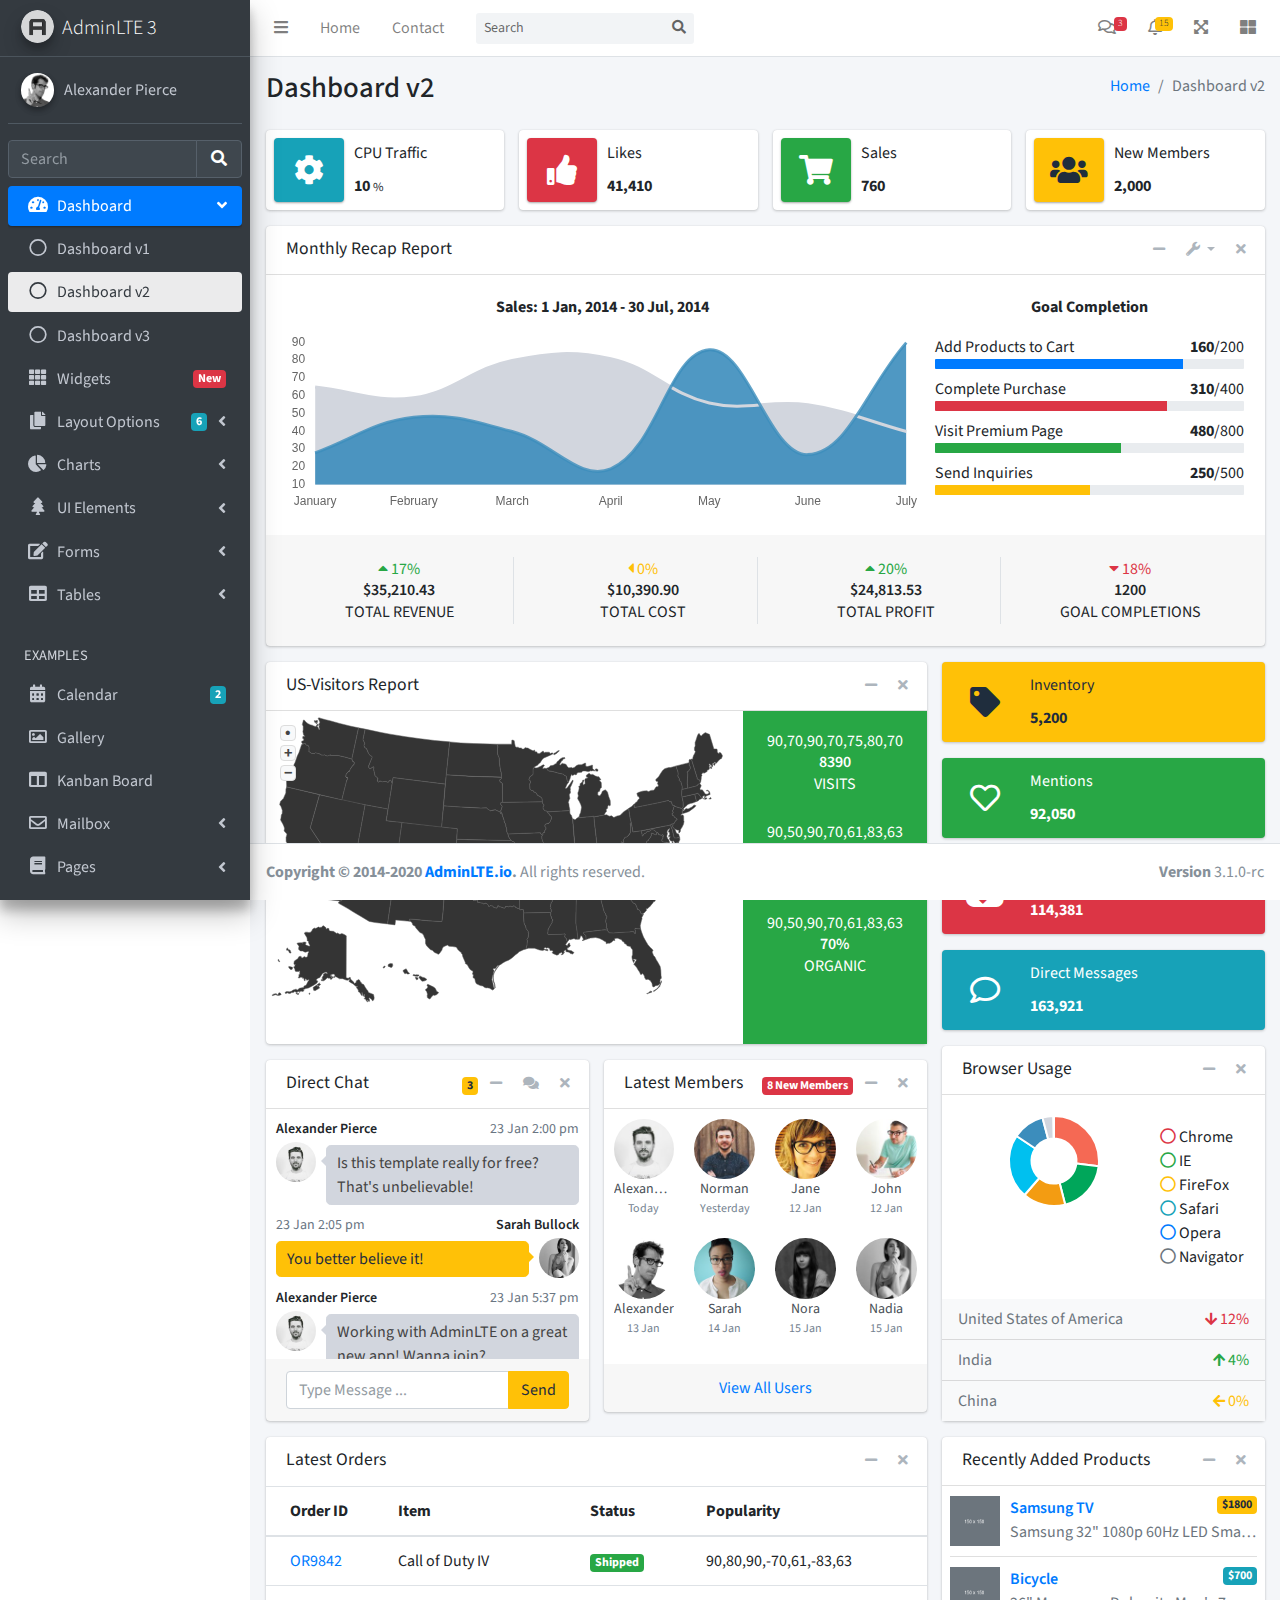
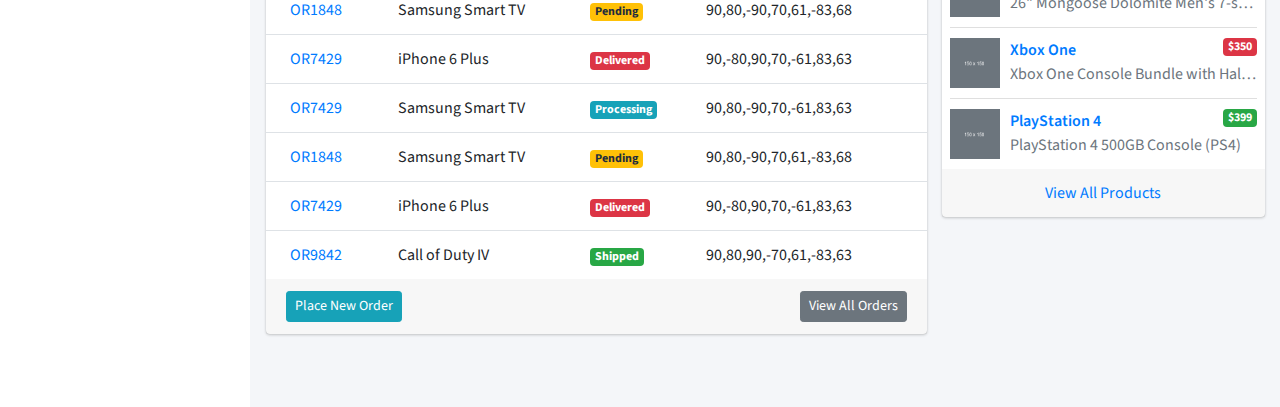
<file: Admin/AdminLTE-3.1.0-rc/index2.html>
<!DOCTYPE html>
<html lang="en">
<head>
  <meta charset="utf-8">
  <meta name="viewport" content="width=device-width, initial-scale=1">
  <title>AdminLTE 3 | Dashboard 2</title>

  <!-- Google Font: Source Sans Pro -->
  <link rel="stylesheet" href="https://fonts.googleapis.com/css?family=Source+Sans+Pro:300,400,400i,700&display=fallback">
  <!-- Font Awesome Icons -->
  <link rel="stylesheet" href="plugins/fontawesome-free/css/all.min.css">
  <!-- overlayScrollbars -->
  <link rel="stylesheet" href="plugins/overlayScrollbars/css/OverlayScrollbars.min.css">
  <!-- Theme style -->
  <link rel="stylesheet" href="dist/css/adminlte.min.css">
</head>
<body class="hold-transition sidebar-mini layout-fixed layout-navbar-fixed layout-footer-fixed">
<div class="wrapper">
  <!-- Navbar -->
  <nav class="main-header navbar navbar-expand navbar-white navbar-light">
    <!-- Left navbar links -->
    <ul class="navbar-nav">
      <li class="nav-item">
        <a class="nav-link" data-widget="pushmenu" href="#" role="button"><i class="fas fa-bars"></i></a>
      </li>
      <li class="nav-item d-none d-sm-inline-block">
        <a href="index3.html" class="nav-link">Home</a>
      </li>
      <li class="nav-item d-none d-sm-inline-block">
        <a href="#" class="nav-link">Contact</a>
      </li>
    </ul>

    <!-- SEARCH FORM -->
    <form class="form-inline ml-3">
      <div class="input-group input-group-sm">
        <input class="form-control form-control-navbar" type="search" placeholder="Search" aria-label="Search">
        <div class="input-group-append">
          <button class="btn btn-navbar" type="submit">
            <i class="fas fa-search"></i>
          </button>
        </div>
      </div>
    </form>

    <!-- Right navbar links -->
    <ul class="navbar-nav ml-auto">
      <!-- Messages Dropdown Menu -->
      <li class="nav-item dropdown">
        <a class="nav-link" data-toggle="dropdown" href="#">
          <i class="far fa-comments"></i>
          <span class="badge badge-danger navbar-badge">3</span>
        </a>
        <div class="dropdown-menu dropdown-menu-lg dropdown-menu-right">
          <a href="#" class="dropdown-item">
            <!-- Message Start -->
            <div class="media">
              <img src="dist/img/user1-128x128.jpg" alt="User Avatar" class="img-size-50 mr-3 img-circle">
              <div class="media-body">
                <h3 class="dropdown-item-title">
                  Brad Diesel
                  <span class="float-right text-sm text-danger"><i class="fas fa-star"></i></span>
                </h3>
                <p class="text-sm">Call me whenever you can...</p>
                <p class="text-sm text-muted"><i class="far fa-clock mr-1"></i> 4 Hours Ago</p>
              </div>
            </div>
            <!-- Message End -->
          </a>
          <div class="dropdown-divider"></div>
          <a href="#" class="dropdown-item">
            <!-- Message Start -->
            <div class="media">
              <img src="dist/img/user8-128x128.jpg" alt="User Avatar" class="img-size-50 img-circle mr-3">
              <div class="media-body">
                <h3 class="dropdown-item-title">
                  John Pierce
                  <span class="float-right text-sm text-muted"><i class="fas fa-star"></i></span>
                </h3>
                <p class="text-sm">I got your message bro</p>
                <p class="text-sm text-muted"><i class="far fa-clock mr-1"></i> 4 Hours Ago</p>
              </div>
            </div>
            <!-- Message End -->
          </a>
          <div class="dropdown-divider"></div>
          <a href="#" class="dropdown-item">
            <!-- Message Start -->
            <div class="media">
              <img src="dist/img/user3-128x128.jpg" alt="User Avatar" class="img-size-50 img-circle mr-3">
              <div class="media-body">
                <h3 class="dropdown-item-title">
                  Nora Silvester
                  <span class="float-right text-sm text-warning"><i class="fas fa-star"></i></span>
                </h3>
                <p class="text-sm">The subject goes here</p>
                <p class="text-sm text-muted"><i class="far fa-clock mr-1"></i> 4 Hours Ago</p>
              </div>
            </div>
            <!-- Message End -->
          </a>
          <div class="dropdown-divider"></div>
          <a href="#" class="dropdown-item dropdown-footer">See All Messages</a>
        </div>
      </li>
      <!-- Notifications Dropdown Menu -->
      <li class="nav-item dropdown">
        <a class="nav-link" data-toggle="dropdown" href="#">
          <i class="far fa-bell"></i>
          <span class="badge badge-warning navbar-badge">15</span>
        </a>
        <div class="dropdown-menu dropdown-menu-lg dropdown-menu-right">
          <span class="dropdown-item dropdown-header">15 Notifications</span>
          <div class="dropdown-divider"></div>
          <a href="#" class="dropdown-item">
            <i class="fas fa-envelope mr-2"></i> 4 new messages
            <span class="float-right text-muted text-sm">3 mins</span>
          </a>
          <div class="dropdown-divider"></div>
          <a href="#" class="dropdown-item">
            <i class="fas fa-users mr-2"></i> 8 friend requests
            <span class="float-right text-muted text-sm">12 hours</span>
          </a>
          <div class="dropdown-divider"></div>
          <a href="#" class="dropdown-item">
            <i class="fas fa-file mr-2"></i> 3 new reports
            <span class="float-right text-muted text-sm">2 days</span>
          </a>
          <div class="dropdown-divider"></div>
          <a href="#" class="dropdown-item dropdown-footer">See All Notifications</a>
        </div>
      </li>
      <li class="nav-item">
        <a class="nav-link" data-widget="fullscreen" href="#" role="button">
          <i class="fas fa-expand-arrows-alt"></i>
        </a>
      </li>
      <li class="nav-item">
        <a class="nav-link" data-widget="control-sidebar" data-slide="true" href="#" role="button">
          <i class="fas fa-th-large"></i>
        </a>
      </li>
    </ul>
  </nav>
  <!-- /.navbar -->

  <!-- Main Sidebar Container -->
  <aside class="main-sidebar sidebar-dark-primary elevation-4">
    <!-- Brand Logo -->
    <a href="index3.html" class="brand-link">
      <img src="dist/img/AdminLTELogo.png" alt="AdminLTE Logo" class="brand-image img-circle elevation-3" style="opacity: .8">
      <span class="brand-text font-weight-light">AdminLTE 3</span>
    </a>

    <!-- Sidebar -->
    <div class="sidebar">
      <!-- Sidebar user panel (optional) -->
      <div class="user-panel mt-3 pb-3 mb-3 d-flex">
        <div class="image">
          <img src="dist/img/user2-160x160.jpg" class="img-circle elevation-2" alt="User Image">
        </div>
        <div class="info">
          <a href="#" class="d-block">Alexander Pierce</a>
        </div>
      </div>

      <!-- SidebarSearch Form -->
      <div class="form-inline">
        <div class="input-group" data-widget="sidebar-search">
          <input class="form-control form-control-sidebar" type="search" placeholder="Search" aria-label="Search">
          <div class="input-group-append">
            <button class="btn btn-sidebar">
              <i class="fas fa-search fa-fw"></i>
            </button>
          </div>
        </div>
      </div>

      <!-- Sidebar Menu -->
      <nav class="mt-2">
        <ul class="nav nav-pills nav-sidebar flex-column" data-widget="treeview" role="menu" data-accordion="false">
          <!-- Add icons to the links using the .nav-icon class
               with font-awesome or any other icon font library -->
          <li class="nav-item menu-open">
            <a href="#" class="nav-link active">
              <i class="nav-icon fas fa-tachometer-alt"></i>
              <p>
                Dashboard
                <i class="right fas fa-angle-left"></i>
              </p>
            </a>
            <ul class="nav nav-treeview">
              <li class="nav-item">
                <a href="./index.html" class="nav-link">
                  <i class="far fa-circle nav-icon"></i>
                  <p>Dashboard v1</p>
                </a>
              </li>
              <li class="nav-item">
                <a href="./index2.html" class="nav-link active">
                  <i class="far fa-circle nav-icon"></i>
                  <p>Dashboard v2</p>
                </a>
              </li>
              <li class="nav-item">
                <a href="./index3.html" class="nav-link">
                  <i class="far fa-circle nav-icon"></i>
                  <p>Dashboard v3</p>
                </a>
              </li>
            </ul>
          </li>
          <li class="nav-item">
            <a href="pages/widgets.html" class="nav-link">
              <i class="nav-icon fas fa-th"></i>
              <p>
                Widgets
                <span class="right badge badge-danger">New</span>
              </p>
            </a>
          </li>
          <li class="nav-item">
            <a href="#" class="nav-link">
              <i class="nav-icon fas fa-copy"></i>
              <p>
                Layout Options
                <i class="fas fa-angle-left right"></i>
                <span class="badge badge-info right">6</span>
              </p>
            </a>
            <ul class="nav nav-treeview">
              <li class="nav-item">
                <a href="pages/layout/top-nav.html" class="nav-link">
                  <i class="far fa-circle nav-icon"></i>
                  <p>Top Navigation</p>
                </a>
              </li>
              <li class="nav-item">
                <a href="pages/layout/top-nav-sidebar.html" class="nav-link">
                  <i class="far fa-circle nav-icon"></i>
                  <p>Top Navigation + Sidebar</p>
                </a>
              </li>
              <li class="nav-item">
                <a href="pages/layout/boxed.html" class="nav-link">
                  <i class="far fa-circle nav-icon"></i>
                  <p>Boxed</p>
                </a>
              </li>
              <li class="nav-item">
                <a href="pages/layout/fixed-sidebar.html" class="nav-link">
                  <i class="far fa-circle nav-icon"></i>
                  <p>Fixed Sidebar</p>
                </a>
              </li>
              <li class="nav-item">
                <a href="pages/layout/fixed-sidebar-custom.html" class="nav-link">
                  <i class="far fa-circle nav-icon"></i>
                  <p>Fixed Sidebar <small>+ Custom Area</small></p>
                </a>
              </li>
              <li class="nav-item">
                <a href="pages/layout/fixed-topnav.html" class="nav-link">
                  <i class="far fa-circle nav-icon"></i>
                  <p>Fixed Navbar</p>
                </a>
              </li>
              <li class="nav-item">
                <a href="pages/layout/fixed-footer.html" class="nav-link">
                  <i class="far fa-circle nav-icon"></i>
                  <p>Fixed Footer</p>
                </a>
              </li>
              <li class="nav-item">
                <a href="pages/layout/collapsed-sidebar.html" class="nav-link">
                  <i class="far fa-circle nav-icon"></i>
                  <p>Collapsed Sidebar</p>
                </a>
              </li>
            </ul>
          </li>
          <li class="nav-item">
            <a href="#" class="nav-link">
              <i class="nav-icon fas fa-chart-pie"></i>
              <p>
                Charts
                <i class="right fas fa-angle-left"></i>
              </p>
            </a>
            <ul class="nav nav-treeview">
              <li class="nav-item">
                <a href="pages/charts/chartjs.html" class="nav-link">
                  <i class="far fa-circle nav-icon"></i>
                  <p>ChartJS</p>
                </a>
              </li>
              <li class="nav-item">
                <a href="pages/charts/flot.html" class="nav-link">
                  <i class="far fa-circle nav-icon"></i>
                  <p>Flot</p>
                </a>
              </li>
              <li class="nav-item">
                <a href="pages/charts/inline.html" class="nav-link">
                  <i class="far fa-circle nav-icon"></i>
                  <p>Inline</p>
                </a>
              </li>
              <li class="nav-item">
                <a href="pages/charts/uplot.html" class="nav-link">
                  <i class="far fa-circle nav-icon"></i>
                  <p>uPlot</p>
                </a>
              </li>
            </ul>
          </li>
          <li class="nav-item">
            <a href="#" class="nav-link">
              <i class="nav-icon fas fa-tree"></i>
              <p>
                UI Elements
                <i class="fas fa-angle-left right"></i>
              </p>
            </a>
            <ul class="nav nav-treeview">
              <li class="nav-item">
                <a href="pages/UI/general.html" class="nav-link">
                  <i class="far fa-circle nav-icon"></i>
                  <p>General</p>
                </a>
              </li>
              <li class="nav-item">
                <a href="pages/UI/icons.html" class="nav-link">
                  <i class="far fa-circle nav-icon"></i>
                  <p>Icons</p>
                </a>
              </li>
              <li class="nav-item">
                <a href="pages/UI/buttons.html" class="nav-link">
                  <i class="far fa-circle nav-icon"></i>
                  <p>Buttons</p>
                </a>
              </li>
              <li class="nav-item">
                <a href="pages/UI/sliders.html" class="nav-link">
                  <i class="far fa-circle nav-icon"></i>
                  <p>Sliders</p>
                </a>
              </li>
              <li class="nav-item">
                <a href="pages/UI/modals.html" class="nav-link">
                  <i class="far fa-circle nav-icon"></i>
                  <p>Modals & Alerts</p>
                </a>
              </li>
              <li class="nav-item">
                <a href="pages/UI/navbar.html" class="nav-link">
                  <i class="far fa-circle nav-icon"></i>
                  <p>Navbar & Tabs</p>
                </a>
              </li>
              <li class="nav-item">
                <a href="pages/UI/timeline.html" class="nav-link">
                  <i class="far fa-circle nav-icon"></i>
                  <p>Timeline</p>
                </a>
              </li>
              <li class="nav-item">
                <a href="pages/UI/ribbons.html" class="nav-link">
                  <i class="far fa-circle nav-icon"></i>
                  <p>Ribbons</p>
                </a>
              </li>
            </ul>
          </li>
          <li class="nav-item">
            <a href="#" class="nav-link">
              <i class="nav-icon fas fa-edit"></i>
              <p>
                Forms
                <i class="fas fa-angle-left right"></i>
              </p>
            </a>
            <ul class="nav nav-treeview">
              <li class="nav-item">
                <a href="pages/forms/general.html" class="nav-link">
                  <i class="far fa-circle nav-icon"></i>
                  <p>General Elements</p>
                </a>
              </li>
              <li class="nav-item">
                <a href="pages/forms/advanced.html" class="nav-link">
                  <i class="far fa-circle nav-icon"></i>
                  <p>Advanced Elements</p>
                </a>
              </li>
              <li class="nav-item">
                <a href="pages/forms/editors.html" class="nav-link">
                  <i class="far fa-circle nav-icon"></i>
                  <p>Editors</p>
                </a>
              </li>
              <li class="nav-item">
                <a href="pages/forms/validation.html" class="nav-link">
                  <i class="far fa-circle nav-icon"></i>
                  <p>Validation</p>
                </a>
              </li>
            </ul>
          </li>
          <li class="nav-item">
            <a href="#" class="nav-link">
              <i class="nav-icon fas fa-table"></i>
              <p>
                Tables
                <i class="fas fa-angle-left right"></i>
              </p>
            </a>
            <ul class="nav nav-treeview">
              <li class="nav-item">
                <a href="pages/tables/simple.html" class="nav-link">
                  <i class="far fa-circle nav-icon"></i>
                  <p>Simple Tables</p>
                </a>
              </li>
              <li class="nav-item">
                <a href="pages/tables/data.html" class="nav-link">
                  <i class="far fa-circle nav-icon"></i>
                  <p>DataTables</p>
                </a>
              </li>
              <li class="nav-item">
                <a href="pages/tables/jsgrid.html" class="nav-link">
                  <i class="far fa-circle nav-icon"></i>
                  <p>jsGrid</p>
                </a>
              </li>
            </ul>
          </li>
          <li class="nav-header">EXAMPLES</li>
          <li class="nav-item">
            <a href="pages/calendar.html" class="nav-link">
              <i class="nav-icon fas fa-calendar-alt"></i>
              <p>
                Calendar
                <span class="badge badge-info right">2</span>
              </p>
            </a>
          </li>
          <li class="nav-item">
            <a href="pages/gallery.html" class="nav-link">
              <i class="nav-icon far fa-image"></i>
              <p>
                Gallery
              </p>
            </a>
          </li>
          <li class="nav-item">
            <a href="pages/kanban.html" class="nav-link">
              <i class="nav-icon fas fa-columns"></i>
              <p>
                Kanban Board
              </p>
            </a>
          </li>
          <li class="nav-item">
            <a href="#" class="nav-link">
              <i class="nav-icon far fa-envelope"></i>
              <p>
                Mailbox
                <i class="fas fa-angle-left right"></i>
              </p>
            </a>
            <ul class="nav nav-treeview">
              <li class="nav-item">
                <a href="pages/mailbox/mailbox.html" class="nav-link">
                  <i class="far fa-circle nav-icon"></i>
                  <p>Inbox</p>
                </a>
              </li>
              <li class="nav-item">
                <a href="pages/mailbox/compose.html" class="nav-link">
                  <i class="far fa-circle nav-icon"></i>
                  <p>Compose</p>
                </a>
              </li>
              <li class="nav-item">
                <a href="pages/mailbox/read-mail.html" class="nav-link">
                  <i class="far fa-circle nav-icon"></i>
                  <p>Read</p>
                </a>
              </li>
            </ul>
          </li>
          <li class="nav-item">
            <a href="#" class="nav-link">
              <i class="nav-icon fas fa-book"></i>
              <p>
                Pages
                <i class="fas fa-angle-left right"></i>
              </p>
            </a>
            <ul class="nav nav-treeview">
              <li class="nav-item">
                <a href="pages/examples/invoice.html" class="nav-link">
                  <i class="far fa-circle nav-icon"></i>
                  <p>Invoice</p>
                </a>
              </li>
              <li class="nav-item">
                <a href="pages/examples/profile.html" class="nav-link">
                  <i class="far fa-circle nav-icon"></i>
                  <p>Profile</p>
                </a>
              </li>
              <li class="nav-item">
                <a href="pages/examples/e-commerce.html" class="nav-link">
                  <i class="far fa-circle nav-icon"></i>
                  <p>E-commerce</p>
                </a>
              </li>
              <li class="nav-item">
                <a href="pages/examples/projects.html" class="nav-link">
                  <i class="far fa-circle nav-icon"></i>
                  <p>Projects</p>
                </a>
              </li>
              <li class="nav-item">
                <a href="pages/examples/project-add.html" class="nav-link">
                  <i class="far fa-circle nav-icon"></i>
                  <p>Project Add</p>
                </a>
              </li>
              <li class="nav-item">
                <a href="pages/examples/project-edit.html" class="nav-link">
                  <i class="far fa-circle nav-icon"></i>
                  <p>Project Edit</p>
                </a>
              </li>
              <li class="nav-item">
                <a href="pages/examples/project-detail.html" class="nav-link">
                  <i class="far fa-circle nav-icon"></i>
                  <p>Project Detail</p>
                </a>
              </li>
              <li class="nav-item">
                <a href="pages/examples/contacts.html" class="nav-link">
                  <i class="far fa-circle nav-icon"></i>
                  <p>Contacts</p>
                </a>
              </li>
              <li class="nav-item">
                <a href="pages/examples/faq.html" class="nav-link">
                  <i class="far fa-circle nav-icon"></i>
                  <p>FAQ</p>
                </a>
              </li>
              <li class="nav-item">
                <a href="pages/examples/contact-us.html" class="nav-link">
                  <i class="far fa-circle nav-icon"></i>
                  <p>Contact us</p>
                </a>
              </li>
            </ul>
          </li>
          <li class="nav-item">
            <a href="#" class="nav-link">
              <i class="nav-icon far fa-plus-square"></i>
              <p>
                Extras
                <i class="fas fa-angle-left right"></i>
              </p>
            </a>
            <ul class="nav nav-treeview">
              <li class="nav-item">
                <a href="#" class="nav-link">
                  <i class="far fa-circle nav-icon"></i>
                  <p>
                    Login & Register v1
                    <i class="fas fa-angle-left right"></i>
                  </p>
                </a>
                <ul class="nav nav-treeview">
                  <li class="nav-item">
                    <a href="pages/examples/login.html" class="nav-link">
                      <i class="far fa-circle nav-icon"></i>
                      <p>Login v1</p>
                    </a>
                  </li>
                  <li class="nav-item">
                    <a href="pages/examples/register.html" class="nav-link">
                      <i class="far fa-circle nav-icon"></i>
                      <p>Register v1</p>
                    </a>
                  </li>
                  <li class="nav-item">
                    <a href="pages/examples/forgot-password.html" class="nav-link">
                      <i class="far fa-circle nav-icon"></i>
                      <p>Forgot Password v1</p>
                    </a>
                  </li>
                  <li class="nav-item">
                    <a href="pages/examples/recover-password.html" class="nav-link">
                      <i class="far fa-circle nav-icon"></i>
                      <p>Recover Password v1</p>
                    </a>
                  </li>
                </ul>
              </li>
              <li class="nav-item">
                <a href="#" class="nav-link">
                  <i class="far fa-circle nav-icon"></i>
                  <p>
                    Login & Register v2
                    <i class="fas fa-angle-left right"></i>
                  </p>
                </a>
                <ul class="nav nav-treeview">
                  <li class="nav-item">
                    <a href="pages/examples/login-v2.html" class="nav-link">
                      <i class="far fa-circle nav-icon"></i>
                      <p>Login v2</p>
                    </a>
                  </li>
                  <li class="nav-item">
                    <a href="pages/examples/register-v2.html" class="nav-link">
                      <i class="far fa-circle nav-icon"></i>
                      <p>Register v2</p>
                    </a>
                  </li>
                  <li class="nav-item">
                    <a href="pages/examples/forgot-password-v2.html" class="nav-link">
                      <i class="far fa-circle nav-icon"></i>
                      <p>Forgot Password v2</p>
                    </a>
                  </li>
                  <li class="nav-item">
                    <a href="pages/examples/recover-password-v2.html" class="nav-link">
                      <i class="far fa-circle nav-icon"></i>
                      <p>Recover Password v2</p>
                    </a>
                  </li>
                </ul>
              </li>
              <li class="nav-item">
                <a href="pages/examples/lockscreen.html" class="nav-link">
                  <i class="far fa-circle nav-icon"></i>
                  <p>Lockscreen</p>
                </a>
              </li>
              <li class="nav-item">
                <a href="pages/examples/legacy-user-menu.html" class="nav-link">
                  <i class="far fa-circle nav-icon"></i>
                  <p>Legacy User Menu</p>
                </a>
              </li>
              <li class="nav-item">
                <a href="pages/examples/language-menu.html" class="nav-link">
                  <i class="far fa-circle nav-icon"></i>
                  <p>Language Menu</p>
                </a>
              </li>
              <li class="nav-item">
                <a href="pages/examples/404.html" class="nav-link">
                  <i class="far fa-circle nav-icon"></i>
                  <p>Error 404</p>
                </a>
              </li>
              <li class="nav-item">
                <a href="pages/examples/500.html" class="nav-link">
                  <i class="far fa-circle nav-icon"></i>
                  <p>Error 500</p>
                </a>
              </li>
              <li class="nav-item">
                <a href="pages/examples/pace.html" class="nav-link">
                  <i class="far fa-circle nav-icon"></i>
                  <p>Pace</p>
                </a>
              </li>
              <li class="nav-item">
                <a href="pages/examples/blank.html" class="nav-link">
                  <i class="far fa-circle nav-icon"></i>
                  <p>Blank Page</p>
                </a>
              </li>
              <li class="nav-item">
                <a href="starter.html" class="nav-link">
                  <i class="far fa-circle nav-icon"></i>
                  <p>Starter Page</p>
                </a>
              </li>
            </ul>
          </li>
          <li class="nav-item">
            <a href="#" class="nav-link">
              <i class="nav-icon fas fa-search"></i>
              <p>
                Search
                <i class="fas fa-angle-left right"></i>
              </p>
            </a>
            <ul class="nav nav-treeview">
              <li class="nav-item">
                <a href="pages/search/simple.html" class="nav-link">
                  <i class="far fa-circle nav-icon"></i>
                  <p>Simple Search</p>
                </a>
              </li>
              <li class="nav-item">
                <a href="pages/search/enhanced.html" class="nav-link">
                  <i class="far fa-circle nav-icon"></i>
                  <p>Enhanced</p>
                </a>
              </li>
            </ul>
          </li>
          <li class="nav-header">MISCELLANEOUS</li>
          <li class="nav-item">
            <a href="iframe.html" class="nav-link">
              <i class="nav-icon fas fa-ellipsis-h"></i>
              <p>Tabbed IFrame Plugin</p>
            </a>
          </li>
          <li class="nav-item">
            <a href="https://adminlte.io/docs/3.1/" class="nav-link">
              <i class="nav-icon fas fa-file"></i>
              <p>Documentation</p>
            </a>
          </li>
          <li class="nav-header">MULTI LEVEL EXAMPLE</li>
          <li class="nav-item">
            <a href="#" class="nav-link">
              <i class="fas fa-circle nav-icon"></i>
              <p>Level 1</p>
            </a>
          </li>
          <li class="nav-item">
            <a href="#" class="nav-link">
              <i class="nav-icon fas fa-circle"></i>
              <p>
                Level 1
                <i class="right fas fa-angle-left"></i>
              </p>
            </a>
            <ul class="nav nav-treeview">
              <li class="nav-item">
                <a href="#" class="nav-link">
                  <i class="far fa-circle nav-icon"></i>
                  <p>Level 2</p>
                </a>
              </li>
              <li class="nav-item">
                <a href="#" class="nav-link">
                  <i class="far fa-circle nav-icon"></i>
                  <p>
                    Level 2
                    <i class="right fas fa-angle-left"></i>
                  </p>
                </a>
                <ul class="nav nav-treeview">
                  <li class="nav-item">
                    <a href="#" class="nav-link">
                      <i class="far fa-dot-circle nav-icon"></i>
                      <p>Level 3</p>
                    </a>
                  </li>
                  <li class="nav-item">
                    <a href="#" class="nav-link">
                      <i class="far fa-dot-circle nav-icon"></i>
                      <p>Level 3</p>
                    </a>
                  </li>
                  <li class="nav-item">
                    <a href="#" class="nav-link">
                      <i class="far fa-dot-circle nav-icon"></i>
                      <p>Level 3</p>
                    </a>
                  </li>
                </ul>
              </li>
              <li class="nav-item">
                <a href="#" class="nav-link">
                  <i class="far fa-circle nav-icon"></i>
                  <p>Level 2</p>
                </a>
              </li>
            </ul>
          </li>
          <li class="nav-item">
            <a href="#" class="nav-link">
              <i class="fas fa-circle nav-icon"></i>
              <p>Level 1</p>
            </a>
          </li>
          <li class="nav-header">LABELS</li>
          <li class="nav-item">
            <a href="#" class="nav-link">
              <i class="nav-icon far fa-circle text-danger"></i>
              <p class="text">Important</p>
            </a>
          </li>
          <li class="nav-item">
            <a href="#" class="nav-link">
              <i class="nav-icon far fa-circle text-warning"></i>
              <p>Warning</p>
            </a>
          </li>
          <li class="nav-item">
            <a href="#" class="nav-link">
              <i class="nav-icon far fa-circle text-info"></i>
              <p>Informational</p>
            </a>
          </li>
        </ul>
      </nav>
      <!-- /.sidebar-menu -->
    </div>
    <!-- /.sidebar -->
  </aside>

  <!-- Content Wrapper. Contains page content -->
  <div class="content-wrapper">
    <!-- Content Header (Page header) -->
    <div class="content-header">
      <div class="container-fluid">
        <div class="row mb-2">
          <div class="col-sm-6">
            <h1 class="m-0">Dashboard v2</h1>
          </div><!-- /.col -->
          <div class="col-sm-6">
            <ol class="breadcrumb float-sm-right">
              <li class="breadcrumb-item"><a href="#">Home</a></li>
              <li class="breadcrumb-item active">Dashboard v2</li>
            </ol>
          </div><!-- /.col -->
        </div><!-- /.row -->
      </div><!-- /.container-fluid -->
    </div>
    <!-- /.content-header -->

    <!-- Main content -->
    <section class="content">
      <div class="container-fluid">
        <!-- Info boxes -->
        <div class="row">
          <div class="col-12 col-sm-6 col-md-3">
            <div class="info-box">
              <span class="info-box-icon bg-info elevation-1"><i class="fas fa-cog"></i></span>

              <div class="info-box-content">
                <span class="info-box-text">CPU Traffic</span>
                <span class="info-box-number">
                  10
                  <small>%</small>
                </span>
              </div>
              <!-- /.info-box-content -->
            </div>
            <!-- /.info-box -->
          </div>
          <!-- /.col -->
          <div class="col-12 col-sm-6 col-md-3">
            <div class="info-box mb-3">
              <span class="info-box-icon bg-danger elevation-1"><i class="fas fa-thumbs-up"></i></span>

              <div class="info-box-content">
                <span class="info-box-text">Likes</span>
                <span class="info-box-number">41,410</span>
              </div>
              <!-- /.info-box-content -->
            </div>
            <!-- /.info-box -->
          </div>
          <!-- /.col -->

          <!-- fix for small devices only -->
          <div class="clearfix hidden-md-up"></div>

          <div class="col-12 col-sm-6 col-md-3">
            <div class="info-box mb-3">
              <span class="info-box-icon bg-success elevation-1"><i class="fas fa-shopping-cart"></i></span>

              <div class="info-box-content">
                <span class="info-box-text">Sales</span>
                <span class="info-box-number">760</span>
              </div>
              <!-- /.info-box-content -->
            </div>
            <!-- /.info-box -->
          </div>
          <!-- /.col -->
          <div class="col-12 col-sm-6 col-md-3">
            <div class="info-box mb-3">
              <span class="info-box-icon bg-warning elevation-1"><i class="fas fa-users"></i></span>

              <div class="info-box-content">
                <span class="info-box-text">New Members</span>
                <span class="info-box-number">2,000</span>
              </div>
              <!-- /.info-box-content -->
            </div>
            <!-- /.info-box -->
          </div>
          <!-- /.col -->
        </div>
        <!-- /.row -->

        <div class="row">
          <div class="col-md-12">
            <div class="card">
              <div class="card-header">
                <h5 class="card-title">Monthly Recap Report</h5>

                <div class="card-tools">
                  <button type="button" class="btn btn-tool" data-card-widget="collapse">
                    <i class="fas fa-minus"></i>
                  </button>
                  <div class="btn-group">
                    <button type="button" class="btn btn-tool dropdown-toggle" data-toggle="dropdown">
                      <i class="fas fa-wrench"></i>
                    </button>
                    <div class="dropdown-menu dropdown-menu-right" role="menu">
                      <a href="#" class="dropdown-item">Action</a>
                      <a href="#" class="dropdown-item">Another action</a>
                      <a href="#" class="dropdown-item">Something else here</a>
                      <a class="dropdown-divider"></a>
                      <a href="#" class="dropdown-item">Separated link</a>
                    </div>
                  </div>
                  <button type="button" class="btn btn-tool" data-card-widget="remove">
                    <i class="fas fa-times"></i>
                  </button>
                </div>
              </div>
              <!-- /.card-header -->
              <div class="card-body">
                <div class="row">
                  <div class="col-md-8">
                    <p class="text-center">
                      <strong>Sales: 1 Jan, 2014 - 30 Jul, 2014</strong>
                    </p>

                    <div class="chart">
                      <!-- Sales Chart Canvas -->
                      <canvas id="salesChart" height="180" style="height: 180px;"></canvas>
                    </div>
                    <!-- /.chart-responsive -->
                  </div>
                  <!-- /.col -->
                  <div class="col-md-4">
                    <p class="text-center">
                      <strong>Goal Completion</strong>
                    </p>

                    <div class="progress-group">
                      Add Products to Cart
                      <span class="float-right"><b>160</b>/200</span>
                      <div class="progress progress-sm">
                        <div class="progress-bar bg-primary" style="width: 80%"></div>
                      </div>
                    </div>
                    <!-- /.progress-group -->

                    <div class="progress-group">
                      Complete Purchase
                      <span class="float-right"><b>310</b>/400</span>
                      <div class="progress progress-sm">
                        <div class="progress-bar bg-danger" style="width: 75%"></div>
                      </div>
                    </div>

                    <!-- /.progress-group -->
                    <div class="progress-group">
                      <span class="progress-text">Visit Premium Page</span>
                      <span class="float-right"><b>480</b>/800</span>
                      <div class="progress progress-sm">
                        <div class="progress-bar bg-success" style="width: 60%"></div>
                      </div>
                    </div>

                    <!-- /.progress-group -->
                    <div class="progress-group">
                      Send Inquiries
                      <span class="float-right"><b>250</b>/500</span>
                      <div class="progress progress-sm">
                        <div class="progress-bar bg-warning" style="width: 50%"></div>
                      </div>
                    </div>
                    <!-- /.progress-group -->
                  </div>
                  <!-- /.col -->
                </div>
                <!-- /.row -->
              </div>
              <!-- ./card-body -->
              <div class="card-footer">
                <div class="row">
                  <div class="col-sm-3 col-6">
                    <div class="description-block border-right">
                      <span class="description-percentage text-success"><i class="fas fa-caret-up"></i> 17%</span>
                      <h5 class="description-header">$35,210.43</h5>
                      <span class="description-text">TOTAL REVENUE</span>
                    </div>
                    <!-- /.description-block -->
                  </div>
                  <!-- /.col -->
                  <div class="col-sm-3 col-6">
                    <div class="description-block border-right">
                      <span class="description-percentage text-warning"><i class="fas fa-caret-left"></i> 0%</span>
                      <h5 class="description-header">$10,390.90</h5>
                      <span class="description-text">TOTAL COST</span>
                    </div>
                    <!-- /.description-block -->
                  </div>
                  <!-- /.col -->
                  <div class="col-sm-3 col-6">
                    <div class="description-block border-right">
                      <span class="description-percentage text-success"><i class="fas fa-caret-up"></i> 20%</span>
                      <h5 class="description-header">$24,813.53</h5>
                      <span class="description-text">TOTAL PROFIT</span>
                    </div>
                    <!-- /.description-block -->
                  </div>
                  <!-- /.col -->
                  <div class="col-sm-3 col-6">
                    <div class="description-block">
                      <span class="description-percentage text-danger"><i class="fas fa-caret-down"></i> 18%</span>
                      <h5 class="description-header">1200</h5>
                      <span class="description-text">GOAL COMPLETIONS</span>
                    </div>
                    <!-- /.description-block -->
                  </div>
                </div>
                <!-- /.row -->
              </div>
              <!-- /.card-footer -->
            </div>
            <!-- /.card -->
          </div>
          <!-- /.col -->
        </div>
        <!-- /.row -->

        <!-- Main row -->
        <div class="row">
          <!-- Left col -->
          <div class="col-md-8">
            <!-- MAP & BOX PANE -->
            <div class="card">
              <div class="card-header">
                <h3 class="card-title">US-Visitors Report</h3>

                <div class="card-tools">
                  <button type="button" class="btn btn-tool" data-card-widget="collapse">
                    <i class="fas fa-minus"></i>
                  </button>
                  <button type="button" class="btn btn-tool" data-card-widget="remove">
                    <i class="fas fa-times"></i>
                  </button>
                </div>
              </div>
              <!-- /.card-header -->
              <div class="card-body p-0">
                <div class="d-md-flex">
                  <div class="p-1 flex-fill" style="overflow: hidden">
                    <!-- Map will be created here -->
                    <div id="world-map-markers" style="height: 325px; overflow: hidden">
                      <div class="map"></div>
                    </div>
                  </div>
                  <div class="card-pane-right bg-success pt-2 pb-2 pl-4 pr-4">
                    <div class="description-block mb-4">
                      <div class="sparkbar pad" data-color="#fff">90,70,90,70,75,80,70</div>
                      <h5 class="description-header">8390</h5>
                      <span class="description-text">Visits</span>
                    </div>
                    <!-- /.description-block -->
                    <div class="description-block mb-4">
                      <div class="sparkbar pad" data-color="#fff">90,50,90,70,61,83,63</div>
                      <h5 class="description-header">30%</h5>
                      <span class="description-text">Referrals</span>
                    </div>
                    <!-- /.description-block -->
                    <div class="description-block">
                      <div class="sparkbar pad" data-color="#fff">90,50,90,70,61,83,63</div>
                      <h5 class="description-header">70%</h5>
                      <span class="description-text">Organic</span>
                    </div>
                    <!-- /.description-block -->
                  </div><!-- /.card-pane-right -->
                </div><!-- /.d-md-flex -->
              </div>
              <!-- /.card-body -->
            </div>
            <!-- /.card -->
            <div class="row">
              <div class="col-md-6">
                <!-- DIRECT CHAT -->
                <div class="card direct-chat direct-chat-warning">
                  <div class="card-header">
                    <h3 class="card-title">Direct Chat</h3>

                    <div class="card-tools">
                      <span title="3 New Messages" class="badge badge-warning">3</span>
                      <button type="button" class="btn btn-tool" data-card-widget="collapse">
                        <i class="fas fa-minus"></i>
                      </button>
                      <button type="button" class="btn btn-tool" title="Contacts" data-widget="chat-pane-toggle">
                        <i class="fas fa-comments"></i>
                      </button>
                      <button type="button" class="btn btn-tool" data-card-widget="remove">
                        <i class="fas fa-times"></i>
                      </button>
                    </div>
                  </div>
                  <!-- /.card-header -->
                  <div class="card-body">
                    <!-- Conversations are loaded here -->
                    <div class="direct-chat-messages">
                      <!-- Message. Default to the left -->
                      <div class="direct-chat-msg">
                        <div class="direct-chat-infos clearfix">
                          <span class="direct-chat-name float-left">Alexander Pierce</span>
                          <span class="direct-chat-timestamp float-right">23 Jan 2:00 pm</span>
                        </div>
                        <!-- /.direct-chat-infos -->
                        <img class="direct-chat-img" src="dist/img/user1-128x128.jpg" alt="message user image">
                        <!-- /.direct-chat-img -->
                        <div class="direct-chat-text">
                          Is this template really for free? That's unbelievable!
                        </div>
                        <!-- /.direct-chat-text -->
                      </div>
                      <!-- /.direct-chat-msg -->

                      <!-- Message to the right -->
                      <div class="direct-chat-msg right">
                        <div class="direct-chat-infos clearfix">
                          <span class="direct-chat-name float-right">Sarah Bullock</span>
                          <span class="direct-chat-timestamp float-left">23 Jan 2:05 pm</span>
                        </div>
                        <!-- /.direct-chat-infos -->
                        <img class="direct-chat-img" src="dist/img/user3-128x128.jpg" alt="message user image">
                        <!-- /.direct-chat-img -->
                        <div class="direct-chat-text">
                          You better believe it!
                        </div>
                        <!-- /.direct-chat-text -->
                      </div>
                      <!-- /.direct-chat-msg -->

                      <!-- Message. Default to the left -->
                      <div class="direct-chat-msg">
                        <div class="direct-chat-infos clearfix">
                          <span class="direct-chat-name float-left">Alexander Pierce</span>
                          <span class="direct-chat-timestamp float-right">23 Jan 5:37 pm</span>
                        </div>
                        <!-- /.direct-chat-infos -->
                        <img class="direct-chat-img" src="dist/img/user1-128x128.jpg" alt="message user image">
                        <!-- /.direct-chat-img -->
                        <div class="direct-chat-text">
                          Working with AdminLTE on a great new app! Wanna join?
                        </div>
                        <!-- /.direct-chat-text -->
                      </div>
                      <!-- /.direct-chat-msg -->

                      <!-- Message to the right -->
                      <div class="direct-chat-msg right">
                        <div class="direct-chat-infos clearfix">
                          <span class="direct-chat-name float-right">Sarah Bullock</span>
                          <span class="direct-chat-timestamp float-left">23 Jan 6:10 pm</span>
                        </div>
                        <!-- /.direct-chat-infos -->
                        <img class="direct-chat-img" src="dist/img/user3-128x128.jpg" alt="message user image">
                        <!-- /.direct-chat-img -->
                        <div class="direct-chat-text">
                          I would love to.
                        </div>
                        <!-- /.direct-chat-text -->
                      </div>
                      <!-- /.direct-chat-msg -->

                    </div>
                    <!--/.direct-chat-messages-->

                    <!-- Contacts are loaded here -->
                    <div class="direct-chat-contacts">
                      <ul class="contacts-list">
                        <li>
                          <a href="#">
                            <img class="contacts-list-img" src="dist/img/user1-128x128.jpg" alt="User Avatar">

                            <div class="contacts-list-info">
                              <span class="contacts-list-name">
                                Count Dracula
                                <small class="contacts-list-date float-right">2/28/2015</small>
                              </span>
                              <span class="contacts-list-msg">How have you been? I was...</span>
                            </div>
                            <!-- /.contacts-list-info -->
                          </a>
                        </li>
                        <!-- End Contact Item -->
                        <li>
                          <a href="#">
                            <img class="contacts-list-img" src="dist/img/user7-128x128.jpg" alt="User Avatar">

                            <div class="contacts-list-info">
                              <span class="contacts-list-name">
                                Sarah Doe
                                <small class="contacts-list-date float-right">2/23/2015</small>
                              </span>
                              <span class="contacts-list-msg">I will be waiting for...</span>
                            </div>
                            <!-- /.contacts-list-info -->
                          </a>
                        </li>
                        <!-- End Contact Item -->
                        <li>
                          <a href="#">
                            <img class="contacts-list-img" src="dist/img/user3-128x128.jpg" alt="User Avatar">

                            <div class="contacts-list-info">
                              <span class="contacts-list-name">
                                Nadia Jolie
                                <small class="contacts-list-date float-right">2/20/2015</small>
                              </span>
                              <span class="contacts-list-msg">I'll call you back at...</span>
                            </div>
                            <!-- /.contacts-list-info -->
                          </a>
                        </li>
                        <!-- End Contact Item -->
                        <li>
                          <a href="#">
                            <img class="contacts-list-img" src="dist/img/user5-128x128.jpg" alt="User Avatar">

                            <div class="contacts-list-info">
                              <span class="contacts-list-name">
                                Nora S. Vans
                                <small class="contacts-list-date float-right">2/10/2015</small>
                              </span>
                              <span class="contacts-list-msg">Where is your new...</span>
                            </div>
                            <!-- /.contacts-list-info -->
                          </a>
                        </li>
                        <!-- End Contact Item -->
                        <li>
                          <a href="#">
                            <img class="contacts-list-img" src="dist/img/user6-128x128.jpg" alt="User Avatar">

                            <div class="contacts-list-info">
                              <span class="contacts-list-name">
                                John K.
                                <small class="contacts-list-date float-right">1/27/2015</small>
                              </span>
                              <span class="contacts-list-msg">Can I take a look at...</span>
                            </div>
                            <!-- /.contacts-list-info -->
                          </a>
                        </li>
                        <!-- End Contact Item -->
                        <li>
                          <a href="#">
                            <img class="contacts-list-img" src="dist/img/user8-128x128.jpg" alt="User Avatar">

                            <div class="contacts-list-info">
                              <span class="contacts-list-name">
                                Kenneth M.
                                <small class="contacts-list-date float-right">1/4/2015</small>
                              </span>
                              <span class="contacts-list-msg">Never mind I found...</span>
                            </div>
                            <!-- /.contacts-list-info -->
                          </a>
                        </li>
                        <!-- End Contact Item -->
                      </ul>
                      <!-- /.contacts-list -->
                    </div>
                    <!-- /.direct-chat-pane -->
                  </div>
                  <!-- /.card-body -->
                  <div class="card-footer">
                    <form action="#" method="post">
                      <div class="input-group">
                        <input type="text" name="message" placeholder="Type Message ..." class="form-control">
                        <span class="input-group-append">
                          <button type="button" class="btn btn-warning">Send</button>
                        </span>
                      </div>
                    </form>
                  </div>
                  <!-- /.card-footer-->
                </div>
                <!--/.direct-chat -->
              </div>
              <!-- /.col -->

              <div class="col-md-6">
                <!-- USERS LIST -->
                <div class="card">
                  <div class="card-header">
                    <h3 class="card-title">Latest Members</h3>

                    <div class="card-tools">
                      <span class="badge badge-danger">8 New Members</span>
                      <button type="button" class="btn btn-tool" data-card-widget="collapse">
                        <i class="fas fa-minus"></i>
                      </button>
                      <button type="button" class="btn btn-tool" data-card-widget="remove">
                        <i class="fas fa-times"></i>
                      </button>
                    </div>
                  </div>
                  <!-- /.card-header -->
                  <div class="card-body p-0">
                    <ul class="users-list clearfix">
                      <li>
                        <img src="dist/img/user1-128x128.jpg" alt="User Image">
                        <a class="users-list-name" href="#">Alexander Pierce</a>
                        <span class="users-list-date">Today</span>
                      </li>
                      <li>
                        <img src="dist/img/user8-128x128.jpg" alt="User Image">
                        <a class="users-list-name" href="#">Norman</a>
                        <span class="users-list-date">Yesterday</span>
                      </li>
                      <li>
                        <img src="dist/img/user7-128x128.jpg" alt="User Image">
                        <a class="users-list-name" href="#">Jane</a>
                        <span class="users-list-date">12 Jan</span>
                      </li>
                      <li>
                        <img src="dist/img/user6-128x128.jpg" alt="User Image">
                        <a class="users-list-name" href="#">John</a>
                        <span class="users-list-date">12 Jan</span>
                      </li>
                      <li>
                        <img src="dist/img/user2-160x160.jpg" alt="User Image">
                        <a class="users-list-name" href="#">Alexander</a>
                        <span class="users-list-date">13 Jan</span>
                      </li>
                      <li>
                        <img src="dist/img/user5-128x128.jpg" alt="User Image">
                        <a class="users-list-name" href="#">Sarah</a>
                        <span class="users-list-date">14 Jan</span>
                      </li>
                      <li>
                        <img src="dist/img/user4-128x128.jpg" alt="User Image">
                        <a class="users-list-name" href="#">Nora</a>
                        <span class="users-list-date">15 Jan</span>
                      </li>
                      <li>
                        <img src="dist/img/user3-128x128.jpg" alt="User Image">
                        <a class="users-list-name" href="#">Nadia</a>
                        <span class="users-list-date">15 Jan</span>
                      </li>
                    </ul>
                    <!-- /.users-list -->
                  </div>
                  <!-- /.card-body -->
                  <div class="card-footer text-center">
                    <a href="javascript:">View All Users</a>
                  </div>
                  <!-- /.card-footer -->
                </div>
                <!--/.card -->
              </div>
              <!-- /.col -->
            </div>
            <!-- /.row -->

            <!-- TABLE: LATEST ORDERS -->
            <div class="card">
              <div class="card-header border-transparent">
                <h3 class="card-title">Latest Orders</h3>

                <div class="card-tools">
                  <button type="button" class="btn btn-tool" data-card-widget="collapse">
                    <i class="fas fa-minus"></i>
                  </button>
                  <button type="button" class="btn btn-tool" data-card-widget="remove">
                    <i class="fas fa-times"></i>
                  </button>
                </div>
              </div>
              <!-- /.card-header -->
              <div class="card-body p-0">
                <div class="table-responsive">
                  <table class="table m-0">
                    <thead>
                    <tr>
                      <th>Order ID</th>
                      <th>Item</th>
                      <th>Status</th>
                      <th>Popularity</th>
                    </tr>
                    </thead>
                    <tbody>
                    <tr>
                      <td><a href="pages/examples/invoice.html">OR9842</a></td>
                      <td>Call of Duty IV</td>
                      <td><span class="badge badge-success">Shipped</span></td>
                      <td>
                        <div class="sparkbar" data-color="#00a65a" data-height="20">90,80,90,-70,61,-83,63</div>
                      </td>
                    </tr>
                    <tr>
                      <td><a href="pages/examples/invoice.html">OR1848</a></td>
                      <td>Samsung Smart TV</td>
                      <td><span class="badge badge-warning">Pending</span></td>
                      <td>
                        <div class="sparkbar" data-color="#f39c12" data-height="20">90,80,-90,70,61,-83,68</div>
                      </td>
                    </tr>
                    <tr>
                      <td><a href="pages/examples/invoice.html">OR7429</a></td>
                      <td>iPhone 6 Plus</td>
                      <td><span class="badge badge-danger">Delivered</span></td>
                      <td>
                        <div class="sparkbar" data-color="#f56954" data-height="20">90,-80,90,70,-61,83,63</div>
                      </td>
                    </tr>
                    <tr>
                      <td><a href="pages/examples/invoice.html">OR7429</a></td>
                      <td>Samsung Smart TV</td>
                      <td><span class="badge badge-info">Processing</span></td>
                      <td>
                        <div class="sparkbar" data-color="#00c0ef" data-height="20">90,80,-90,70,-61,83,63</div>
                      </td>
                    </tr>
                    <tr>
                      <td><a href="pages/examples/invoice.html">OR1848</a></td>
                      <td>Samsung Smart TV</td>
                      <td><span class="badge badge-warning">Pending</span></td>
                      <td>
                        <div class="sparkbar" data-color="#f39c12" data-height="20">90,80,-90,70,61,-83,68</div>
                      </td>
                    </tr>
                    <tr>
                      <td><a href="pages/examples/invoice.html">OR7429</a></td>
                      <td>iPhone 6 Plus</td>
                      <td><span class="badge badge-danger">Delivered</span></td>
                      <td>
                        <div class="sparkbar" data-color="#f56954" data-height="20">90,-80,90,70,-61,83,63</div>
                      </td>
                    </tr>
                    <tr>
                      <td><a href="pages/examples/invoice.html">OR9842</a></td>
                      <td>Call of Duty IV</td>
                      <td><span class="badge badge-success">Shipped</span></td>
                      <td>
                        <div class="sparkbar" data-color="#00a65a" data-height="20">90,80,90,-70,61,-83,63</div>
                      </td>
                    </tr>
                    </tbody>
                  </table>
                </div>
                <!-- /.table-responsive -->
              </div>
              <!-- /.card-body -->
              <div class="card-footer clearfix">
                <a href="javascript:void(0)" class="btn btn-sm btn-info float-left">Place New Order</a>
                <a href="javascript:void(0)" class="btn btn-sm btn-secondary float-right">View All Orders</a>
              </div>
              <!-- /.card-footer -->
            </div>
            <!-- /.card -->
          </div>
          <!-- /.col -->

          <div class="col-md-4">
            <!-- Info Boxes Style 2 -->
            <div class="info-box mb-3 bg-warning">
              <span class="info-box-icon"><i class="fas fa-tag"></i></span>

              <div class="info-box-content">
                <span class="info-box-text">Inventory</span>
                <span class="info-box-number">5,200</span>
              </div>
              <!-- /.info-box-content -->
            </div>
            <!-- /.info-box -->
            <div class="info-box mb-3 bg-success">
              <span class="info-box-icon"><i class="far fa-heart"></i></span>

              <div class="info-box-content">
                <span class="info-box-text">Mentions</span>
                <span class="info-box-number">92,050</span>
              </div>
              <!-- /.info-box-content -->
            </div>
            <!-- /.info-box -->
            <div class="info-box mb-3 bg-danger">
              <span class="info-box-icon"><i class="fas fa-cloud-download-alt"></i></span>

              <div class="info-box-content">
                <span class="info-box-text">Downloads</span>
                <span class="info-box-number">114,381</span>
              </div>
              <!-- /.info-box-content -->
            </div>
            <!-- /.info-box -->
            <div class="info-box mb-3 bg-info">
              <span class="info-box-icon"><i class="far fa-comment"></i></span>

              <div class="info-box-content">
                <span class="info-box-text">Direct Messages</span>
                <span class="info-box-number">163,921</span>
              </div>
              <!-- /.info-box-content -->
            </div>
            <!-- /.info-box -->

            <div class="card">
              <div class="card-header">
                <h3 class="card-title">Browser Usage</h3>

                <div class="card-tools">
                  <button type="button" class="btn btn-tool" data-card-widget="collapse">
                    <i class="fas fa-minus"></i>
                  </button>
                  <button type="button" class="btn btn-tool" data-card-widget="remove">
                    <i class="fas fa-times"></i>
                  </button>
                </div>
              </div>
              <!-- /.card-header -->
              <div class="card-body">
                <div class="row">
                  <div class="col-md-8">
                    <div class="chart-responsive">
                      <canvas id="pieChart" height="150"></canvas>
                    </div>
                    <!-- ./chart-responsive -->
                  </div>
                  <!-- /.col -->
                  <div class="col-md-4">
                    <ul class="chart-legend clearfix">
                      <li><i class="far fa-circle text-danger"></i> Chrome</li>
                      <li><i class="far fa-circle text-success"></i> IE</li>
                      <li><i class="far fa-circle text-warning"></i> FireFox</li>
                      <li><i class="far fa-circle text-info"></i> Safari</li>
                      <li><i class="far fa-circle text-primary"></i> Opera</li>
                      <li><i class="far fa-circle text-secondary"></i> Navigator</li>
                    </ul>
                  </div>
                  <!-- /.col -->
                </div>
                <!-- /.row -->
              </div>
              <!-- /.card-body -->
              <div class="card-footer bg-light p-0">
                <ul class="nav nav-pills flex-column">
                  <li class="nav-item">
                    <a href="#" class="nav-link">
                      United States of America
                      <span class="float-right text-danger">
                        <i class="fas fa-arrow-down text-sm"></i>
                        12%</span>
                    </a>
                  </li>
                  <li class="nav-item">
                    <a href="#" class="nav-link">
                      India
                      <span class="float-right text-success">
                        <i class="fas fa-arrow-up text-sm"></i> 4%
                      </span>
                    </a>
                  </li>
                  <li class="nav-item">
                    <a href="#" class="nav-link">
                      China
                      <span class="float-right text-warning">
                        <i class="fas fa-arrow-left text-sm"></i> 0%
                      </span>
                    </a>
                  </li>
                </ul>
              </div>
              <!-- /.footer -->
            </div>
            <!-- /.card -->

            <!-- PRODUCT LIST -->
            <div class="card">
              <div class="card-header">
                <h3 class="card-title">Recently Added Products</h3>

                <div class="card-tools">
                  <button type="button" class="btn btn-tool" data-card-widget="collapse">
                    <i class="fas fa-minus"></i>
                  </button>
                  <button type="button" class="btn btn-tool" data-card-widget="remove">
                    <i class="fas fa-times"></i>
                  </button>
                </div>
              </div>
              <!-- /.card-header -->
              <div class="card-body p-0">
                <ul class="products-list product-list-in-card pl-2 pr-2">
                  <li class="item">
                    <div class="product-img">
                      <img src="dist/img/default-150x150.png" alt="Product Image" class="img-size-50">
                    </div>
                    <div class="product-info">
                      <a href="javascript:void(0)" class="product-title">Samsung TV
                        <span class="badge badge-warning float-right">$1800</span></a>
                      <span class="product-description">
                        Samsung 32" 1080p 60Hz LED Smart HDTV.
                      </span>
                    </div>
                  </li>
                  <!-- /.item -->
                  <li class="item">
                    <div class="product-img">
                      <img src="dist/img/default-150x150.png" alt="Product Image" class="img-size-50">
                    </div>
                    <div class="product-info">
                      <a href="javascript:void(0)" class="product-title">Bicycle
                        <span class="badge badge-info float-right">$700</span></a>
                      <span class="product-description">
                        26" Mongoose Dolomite Men's 7-speed, Navy Blue.
                      </span>
                    </div>
                  </li>
                  <!-- /.item -->
                  <li class="item">
                    <div class="product-img">
                      <img src="dist/img/default-150x150.png" alt="Product Image" class="img-size-50">
                    </div>
                    <div class="product-info">
                      <a href="javascript:void(0)" class="product-title">
                        Xbox One <span class="badge badge-danger float-right">
                        $350
                      </span>
                      </a>
                      <span class="product-description">
                        Xbox One Console Bundle with Halo Master Chief Collection.
                      </span>
                    </div>
                  </li>
                  <!-- /.item -->
                  <li class="item">
                    <div class="product-img">
                      <img src="dist/img/default-150x150.png" alt="Product Image" class="img-size-50">
                    </div>
                    <div class="product-info">
                      <a href="javascript:void(0)" class="product-title">PlayStation 4
                        <span class="badge badge-success float-right">$399</span></a>
                      <span class="product-description">
                        PlayStation 4 500GB Console (PS4)
                      </span>
                    </div>
                  </li>
                  <!-- /.item -->
                </ul>
              </div>
              <!-- /.card-body -->
              <div class="card-footer text-center">
                <a href="javascript:void(0)" class="uppercase">View All Products</a>
              </div>
              <!-- /.card-footer -->
            </div>
            <!-- /.card -->
          </div>
          <!-- /.col -->
        </div>
        <!-- /.row -->
      </div><!--/. container-fluid -->
    </section>
    <!-- /.content -->
  </div>
  <!-- /.content-wrapper -->

  <!-- Control Sidebar -->
  <aside class="control-sidebar control-sidebar-dark">
    <!-- Control sidebar content goes here -->
  </aside>
  <!-- /.control-sidebar -->

  <!-- Main Footer -->
  <footer class="main-footer">
    <strong>Copyright &copy; 2014-2020 <a href="https://adminlte.io">AdminLTE.io</a>.</strong>
    All rights reserved.
    <div class="float-right d-none d-sm-inline-block">
      <b>Version</b> 3.1.0-rc
    </div>
  </footer>
</div>
<!-- ./wrapper -->

<!-- REQUIRED SCRIPTS -->
<!-- jQuery -->
<script src="plugins/jquery/jquery.min.js"></script>
<!-- Bootstrap -->
<script src="plugins/bootstrap/js/bootstrap.bundle.min.js"></script>
<!-- overlayScrollbars -->
<script src="plugins/overlayScrollbars/js/jquery.overlayScrollbars.min.js"></script>
<!-- AdminLTE App -->
<script src="dist/js/adminlte.js"></script>

<!-- PAGE PLUGINS -->
<!-- jQuery Mapael -->
<script src="plugins/jquery-mousewheel/jquery.mousewheel.js"></script>
<script src="plugins/raphael/raphael.min.js"></script>
<script src="plugins/jquery-mapael/jquery.mapael.min.js"></script>
<script src="plugins/jquery-mapael/maps/usa_states.min.js"></script>
<!-- ChartJS -->
<script src="plugins/chart.js/Chart.min.js"></script>

<!-- AdminLTE for demo purposes -->
<script src="dist/js/demo.js"></script>
<!-- AdminLTE dashboard demo (This is only for demo purposes) -->
<script src="dist/js/pages/dashboard2.js"></script>
</body>
</html>
</file>
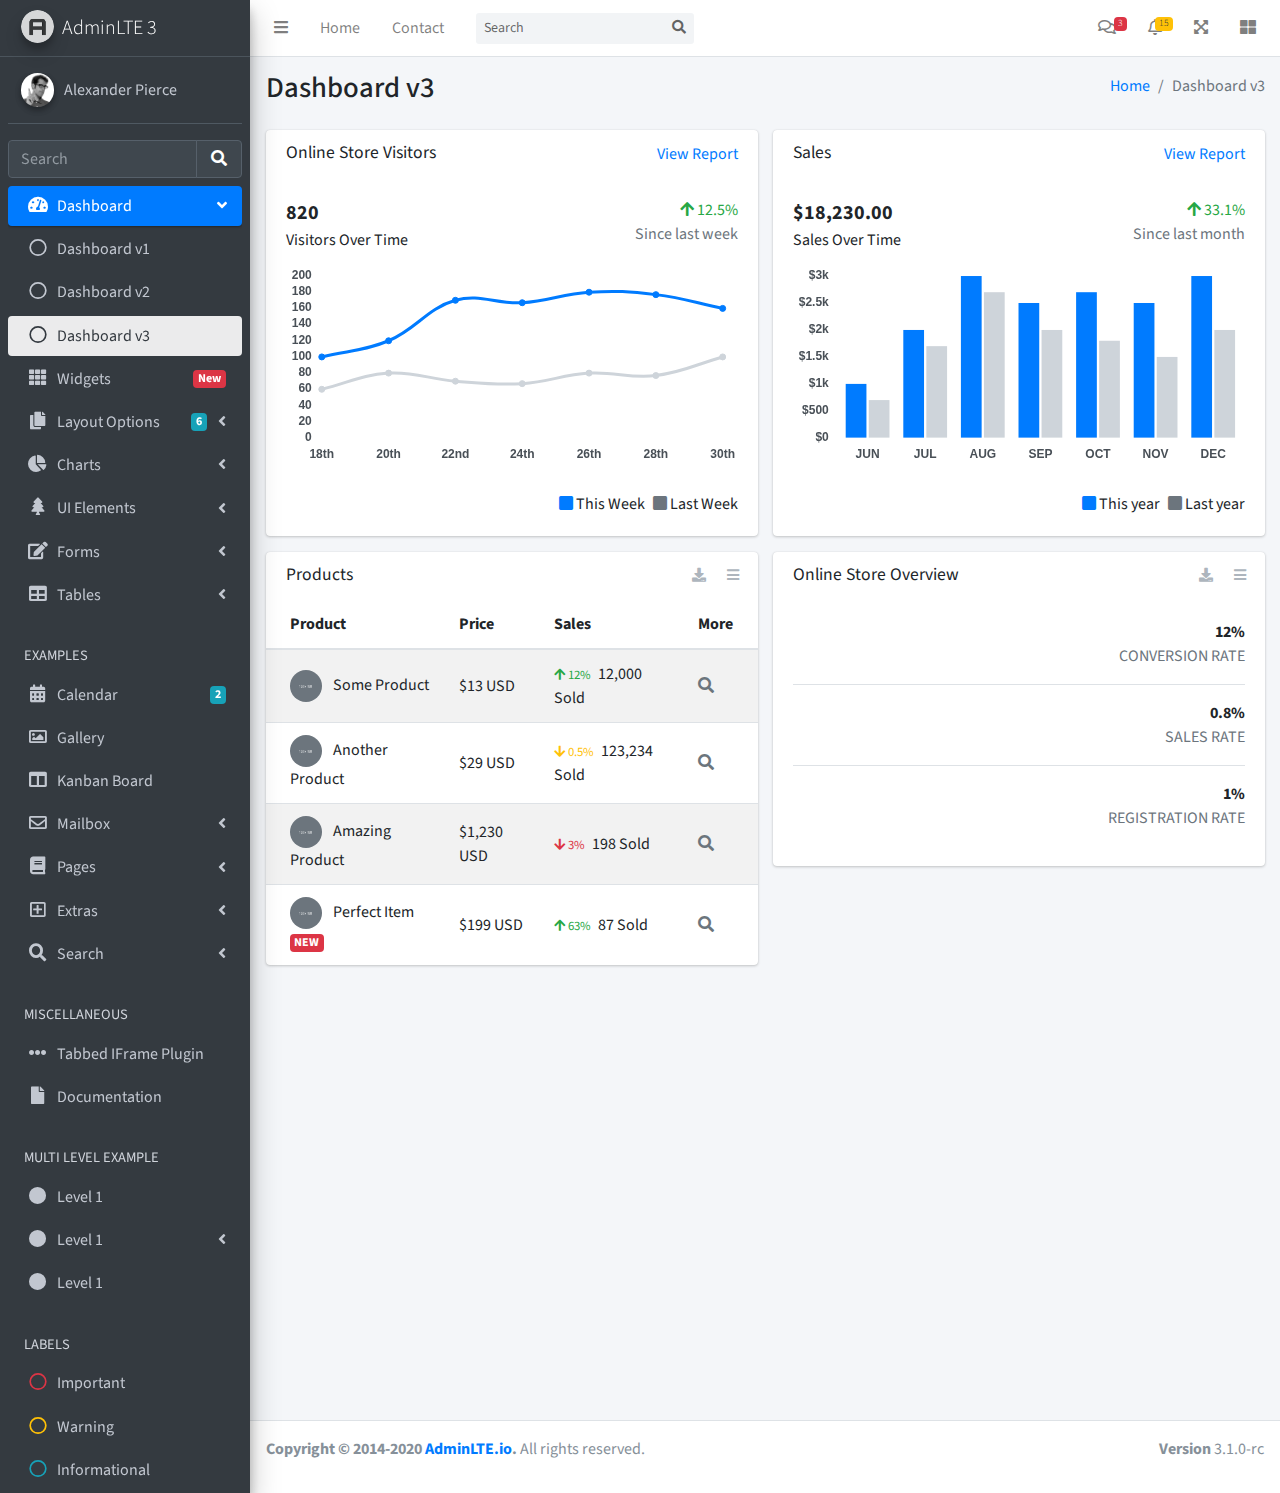
<file: Admin/AdminLTE-3.1.0-rc/index3.html>
<!DOCTYPE html>
<html lang="en">
<head>
  <meta charset="utf-8">
  <meta name="viewport" content="width=device-width, initial-scale=1">
  <title>AdminLTE 3 | Dashboard 3</title>

  <!-- Google Font: Source Sans Pro -->
  <link rel="stylesheet" href="https://fonts.googleapis.com/css?family=Source+Sans+Pro:300,400,400i,700&display=fallback">
  <!-- Font Awesome Icons -->
  <link rel="stylesheet" href="plugins/fontawesome-free/css/all.min.css">
  <!-- IonIcons -->
  <link rel="stylesheet" href="https://code.ionicframework.com/ionicons/2.0.1/css/ionicons.min.css">
  <!-- Theme style -->
  <link rel="stylesheet" href="dist/css/adminlte.min.css">
</head>
<!--
`body` tag options:

  Apply one or more of the following classes to to the body tag
  to get the desired effect

  * sidebar-collapse
  * sidebar-mini
-->
<body class="hold-transition sidebar-mini">
<div class="wrapper">
  <!-- Navbar -->
  <nav class="main-header navbar navbar-expand navbar-white navbar-light">
    <!-- Left navbar links -->
    <ul class="navbar-nav">
      <li class="nav-item">
        <a class="nav-link" data-widget="pushmenu" href="#" role="button"><i class="fas fa-bars"></i></a>
      </li>
      <li class="nav-item d-none d-sm-inline-block">
        <a href="index3.html" class="nav-link">Home</a>
      </li>
      <li class="nav-item d-none d-sm-inline-block">
        <a href="#" class="nav-link">Contact</a>
      </li>
    </ul>

    <!-- SEARCH FORM -->
    <form class="form-inline ml-3">
      <div class="input-group input-group-sm">
        <input class="form-control form-control-navbar" type="search" placeholder="Search" aria-label="Search">
        <div class="input-group-append">
          <button class="btn btn-navbar" type="submit">
            <i class="fas fa-search"></i>
          </button>
        </div>
      </div>
    </form>

    <!-- Right navbar links -->
    <ul class="navbar-nav ml-auto">
      <!-- Messages Dropdown Menu -->
      <li class="nav-item dropdown">
        <a class="nav-link" data-toggle="dropdown" href="#">
          <i class="far fa-comments"></i>
          <span class="badge badge-danger navbar-badge">3</span>
        </a>
        <div class="dropdown-menu dropdown-menu-lg dropdown-menu-right">
          <a href="#" class="dropdown-item">
            <!-- Message Start -->
            <div class="media">
              <img src="dist/img/user1-128x128.jpg" alt="User Avatar" class="img-size-50 mr-3 img-circle">
              <div class="media-body">
                <h3 class="dropdown-item-title">
                  Brad Diesel
                  <span class="float-right text-sm text-danger"><i class="fas fa-star"></i></span>
                </h3>
                <p class="text-sm">Call me whenever you can...</p>
                <p class="text-sm text-muted"><i class="far fa-clock mr-1"></i> 4 Hours Ago</p>
              </div>
            </div>
            <!-- Message End -->
          </a>
          <div class="dropdown-divider"></div>
          <a href="#" class="dropdown-item">
            <!-- Message Start -->
            <div class="media">
              <img src="dist/img/user8-128x128.jpg" alt="User Avatar" class="img-size-50 img-circle mr-3">
              <div class="media-body">
                <h3 class="dropdown-item-title">
                  John Pierce
                  <span class="float-right text-sm text-muted"><i class="fas fa-star"></i></span>
                </h3>
                <p class="text-sm">I got your message bro</p>
                <p class="text-sm text-muted"><i class="far fa-clock mr-1"></i> 4 Hours Ago</p>
              </div>
            </div>
            <!-- Message End -->
          </a>
          <div class="dropdown-divider"></div>
          <a href="#" class="dropdown-item">
            <!-- Message Start -->
            <div class="media">
              <img src="dist/img/user3-128x128.jpg" alt="User Avatar" class="img-size-50 img-circle mr-3">
              <div class="media-body">
                <h3 class="dropdown-item-title">
                  Nora Silvester
                  <span class="float-right text-sm text-warning"><i class="fas fa-star"></i></span>
                </h3>
                <p class="text-sm">The subject goes here</p>
                <p class="text-sm text-muted"><i class="far fa-clock mr-1"></i> 4 Hours Ago</p>
              </div>
            </div>
            <!-- Message End -->
          </a>
          <div class="dropdown-divider"></div>
          <a href="#" class="dropdown-item dropdown-footer">See All Messages</a>
        </div>
      </li>
      <!-- Notifications Dropdown Menu -->
      <li class="nav-item dropdown">
        <a class="nav-link" data-toggle="dropdown" href="#">
          <i class="far fa-bell"></i>
          <span class="badge badge-warning navbar-badge">15</span>
        </a>
        <div class="dropdown-menu dropdown-menu-lg dropdown-menu-right">
          <span class="dropdown-item dropdown-header">15 Notifications</span>
          <div class="dropdown-divider"></div>
          <a href="#" class="dropdown-item">
            <i class="fas fa-envelope mr-2"></i> 4 new messages
            <span class="float-right text-muted text-sm">3 mins</span>
          </a>
          <div class="dropdown-divider"></div>
          <a href="#" class="dropdown-item">
            <i class="fas fa-users mr-2"></i> 8 friend requests
            <span class="float-right text-muted text-sm">12 hours</span>
          </a>
          <div class="dropdown-divider"></div>
          <a href="#" class="dropdown-item">
            <i class="fas fa-file mr-2"></i> 3 new reports
            <span class="float-right text-muted text-sm">2 days</span>
          </a>
          <div class="dropdown-divider"></div>
          <a href="#" class="dropdown-item dropdown-footer">See All Notifications</a>
        </div>
      </li>
      <li class="nav-item">
        <a class="nav-link" data-widget="fullscreen" href="#" role="button">
          <i class="fas fa-expand-arrows-alt"></i>
        </a>
      </li>
      <li class="nav-item">
        <a class="nav-link" data-widget="control-sidebar" data-slide="true" href="#" role="button">
          <i class="fas fa-th-large"></i>
        </a>
      </li>
    </ul>
  </nav>
  <!-- /.navbar -->

  <!-- Main Sidebar Container -->
  <aside class="main-sidebar sidebar-dark-primary elevation-4">
    <!-- Brand Logo -->
    <a href="index3.html" class="brand-link">
      <img src="dist/img/AdminLTELogo.png" alt="AdminLTE Logo" class="brand-image img-circle elevation-3" style="opacity: .8">
      <span class="brand-text font-weight-light">AdminLTE 3</span>
    </a>

    <!-- Sidebar -->
    <div class="sidebar">
      <!-- Sidebar user panel (optional) -->
      <div class="user-panel mt-3 pb-3 mb-3 d-flex">
        <div class="image">
          <img src="dist/img/user2-160x160.jpg" class="img-circle elevation-2" alt="User Image">
        </div>
        <div class="info">
          <a href="#" class="d-block">Alexander Pierce</a>
        </div>
      </div>

      <!-- SidebarSearch Form -->
      <div class="form-inline">
        <div class="input-group" data-widget="sidebar-search">
          <input class="form-control form-control-sidebar" type="search" placeholder="Search" aria-label="Search">
          <div class="input-group-append">
            <button class="btn btn-sidebar">
              <i class="fas fa-search fa-fw"></i>
            </button>
          </div>
        </div>
      </div>

      <!-- Sidebar Menu -->
      <nav class="mt-2">
        <ul class="nav nav-pills nav-sidebar flex-column" data-widget="treeview" role="menu" data-accordion="false">
          <!-- Add icons to the links using the .nav-icon class
               with font-awesome or any other icon font library -->
          <li class="nav-item menu-open">
            <a href="#" class="nav-link active">
              <i class="nav-icon fas fa-tachometer-alt"></i>
              <p>
                Dashboard
                <i class="right fas fa-angle-left"></i>
              </p>
            </a>
            <ul class="nav nav-treeview">
              <li class="nav-item">
                <a href="./index.html" class="nav-link">
                  <i class="far fa-circle nav-icon"></i>
                  <p>Dashboard v1</p>
                </a>
              </li>
              <li class="nav-item">
                <a href="./index2.html" class="nav-link">
                  <i class="far fa-circle nav-icon"></i>
                  <p>Dashboard v2</p>
                </a>
              </li>
              <li class="nav-item">
                <a href="./index3.html" class="nav-link active">
                  <i class="far fa-circle nav-icon"></i>
                  <p>Dashboard v3</p>
                </a>
              </li>
            </ul>
          </li>
          <li class="nav-item">
            <a href="pages/widgets.html" class="nav-link">
              <i class="nav-icon fas fa-th"></i>
              <p>
                Widgets
                <span class="right badge badge-danger">New</span>
              </p>
            </a>
          </li>
          <li class="nav-item">
            <a href="#" class="nav-link">
              <i class="nav-icon fas fa-copy"></i>
              <p>
                Layout Options
                <i class="fas fa-angle-left right"></i>
                <span class="badge badge-info right">6</span>
              </p>
            </a>
            <ul class="nav nav-treeview">
              <li class="nav-item">
                <a href="pages/layout/top-nav.html" class="nav-link">
                  <i class="far fa-circle nav-icon"></i>
                  <p>Top Navigation</p>
                </a>
              </li>
              <li class="nav-item">
                <a href="pages/layout/top-nav-sidebar.html" class="nav-link">
                  <i class="far fa-circle nav-icon"></i>
                  <p>Top Navigation + Sidebar</p>
                </a>
              </li>
              <li class="nav-item">
                <a href="pages/layout/boxed.html" class="nav-link">
                  <i class="far fa-circle nav-icon"></i>
                  <p>Boxed</p>
                </a>
              </li>
              <li class="nav-item">
                <a href="pages/layout/fixed-sidebar.html" class="nav-link">
                  <i class="far fa-circle nav-icon"></i>
                  <p>Fixed Sidebar</p>
                </a>
              </li>
              <li class="nav-item">
                <a href="pages/layout/fixed-sidebar-custom.html" class="nav-link">
                  <i class="far fa-circle nav-icon"></i>
                  <p>Fixed Sidebar <small>+ Custom Area</small></p>
                </a>
              </li>
              <li class="nav-item">
                <a href="pages/layout/fixed-topnav.html" class="nav-link">
                  <i class="far fa-circle nav-icon"></i>
                  <p>Fixed Navbar</p>
                </a>
              </li>
              <li class="nav-item">
                <a href="pages/layout/fixed-footer.html" class="nav-link">
                  <i class="far fa-circle nav-icon"></i>
                  <p>Fixed Footer</p>
                </a>
              </li>
              <li class="nav-item">
                <a href="pages/layout/collapsed-sidebar.html" class="nav-link">
                  <i class="far fa-circle nav-icon"></i>
                  <p>Collapsed Sidebar</p>
                </a>
              </li>
            </ul>
          </li>
          <li class="nav-item">
            <a href="#" class="nav-link">
              <i class="nav-icon fas fa-chart-pie"></i>
              <p>
                Charts
                <i class="right fas fa-angle-left"></i>
              </p>
            </a>
            <ul class="nav nav-treeview">
              <li class="nav-item">
                <a href="pages/charts/chartjs.html" class="nav-link">
                  <i class="far fa-circle nav-icon"></i>
                  <p>ChartJS</p>
                </a>
              </li>
              <li class="nav-item">
                <a href="pages/charts/flot.html" class="nav-link">
                  <i class="far fa-circle nav-icon"></i>
                  <p>Flot</p>
                </a>
              </li>
              <li class="nav-item">
                <a href="pages/charts/inline.html" class="nav-link">
                  <i class="far fa-circle nav-icon"></i>
                  <p>Inline</p>
                </a>
              </li>
              <li class="nav-item">
                <a href="pages/charts/uplot.html" class="nav-link">
                  <i class="far fa-circle nav-icon"></i>
                  <p>uPlot</p>
                </a>
              </li>
            </ul>
          </li>
          <li class="nav-item">
            <a href="#" class="nav-link">
              <i class="nav-icon fas fa-tree"></i>
              <p>
                UI Elements
                <i class="fas fa-angle-left right"></i>
              </p>
            </a>
            <ul class="nav nav-treeview">
              <li class="nav-item">
                <a href="pages/UI/general.html" class="nav-link">
                  <i class="far fa-circle nav-icon"></i>
                  <p>General</p>
                </a>
              </li>
              <li class="nav-item">
                <a href="pages/UI/icons.html" class="nav-link">
                  <i class="far fa-circle nav-icon"></i>
                  <p>Icons</p>
                </a>
              </li>
              <li class="nav-item">
                <a href="pages/UI/buttons.html" class="nav-link">
                  <i class="far fa-circle nav-icon"></i>
                  <p>Buttons</p>
                </a>
              </li>
              <li class="nav-item">
                <a href="pages/UI/sliders.html" class="nav-link">
                  <i class="far fa-circle nav-icon"></i>
                  <p>Sliders</p>
                </a>
              </li>
              <li class="nav-item">
                <a href="pages/UI/modals.html" class="nav-link">
                  <i class="far fa-circle nav-icon"></i>
                  <p>Modals & Alerts</p>
                </a>
              </li>
              <li class="nav-item">
                <a href="pages/UI/navbar.html" class="nav-link">
                  <i class="far fa-circle nav-icon"></i>
                  <p>Navbar & Tabs</p>
                </a>
              </li>
              <li class="nav-item">
                <a href="pages/UI/timeline.html" class="nav-link">
                  <i class="far fa-circle nav-icon"></i>
                  <p>Timeline</p>
                </a>
              </li>
              <li class="nav-item">
                <a href="pages/UI/ribbons.html" class="nav-link">
                  <i class="far fa-circle nav-icon"></i>
                  <p>Ribbons</p>
                </a>
              </li>
            </ul>
          </li>
          <li class="nav-item">
            <a href="#" class="nav-link">
              <i class="nav-icon fas fa-edit"></i>
              <p>
                Forms
                <i class="fas fa-angle-left right"></i>
              </p>
            </a>
            <ul class="nav nav-treeview">
              <li class="nav-item">
                <a href="pages/forms/general.html" class="nav-link">
                  <i class="far fa-circle nav-icon"></i>
                  <p>General Elements</p>
                </a>
              </li>
              <li class="nav-item">
                <a href="pages/forms/advanced.html" class="nav-link">
                  <i class="far fa-circle nav-icon"></i>
                  <p>Advanced Elements</p>
                </a>
              </li>
              <li class="nav-item">
                <a href="pages/forms/editors.html" class="nav-link">
                  <i class="far fa-circle nav-icon"></i>
                  <p>Editors</p>
                </a>
              </li>
              <li class="nav-item">
                <a href="pages/forms/validation.html" class="nav-link">
                  <i class="far fa-circle nav-icon"></i>
                  <p>Validation</p>
                </a>
              </li>
            </ul>
          </li>
          <li class="nav-item">
            <a href="#" class="nav-link">
              <i class="nav-icon fas fa-table"></i>
              <p>
                Tables
                <i class="fas fa-angle-left right"></i>
              </p>
            </a>
            <ul class="nav nav-treeview">
              <li class="nav-item">
                <a href="pages/tables/simple.html" class="nav-link">
                  <i class="far fa-circle nav-icon"></i>
                  <p>Simple Tables</p>
                </a>
              </li>
              <li class="nav-item">
                <a href="pages/tables/data.html" class="nav-link">
                  <i class="far fa-circle nav-icon"></i>
                  <p>DataTables</p>
                </a>
              </li>
              <li class="nav-item">
                <a href="pages/tables/jsgrid.html" class="nav-link">
                  <i class="far fa-circle nav-icon"></i>
                  <p>jsGrid</p>
                </a>
              </li>
            </ul>
          </li>
          <li class="nav-header">EXAMPLES</li>
          <li class="nav-item">
            <a href="pages/calendar.html" class="nav-link">
              <i class="nav-icon fas fa-calendar-alt"></i>
              <p>
                Calendar
                <span class="badge badge-info right">2</span>
              </p>
            </a>
          </li>
          <li class="nav-item">
            <a href="pages/gallery.html" class="nav-link">
              <i class="nav-icon far fa-image"></i>
              <p>
                Gallery
              </p>
            </a>
          </li>
          <li class="nav-item">
            <a href="pages/kanban.html" class="nav-link">
              <i class="nav-icon fas fa-columns"></i>
              <p>
                Kanban Board
              </p>
            </a>
          </li>
          <li class="nav-item">
            <a href="#" class="nav-link">
              <i class="nav-icon far fa-envelope"></i>
              <p>
                Mailbox
                <i class="fas fa-angle-left right"></i>
              </p>
            </a>
            <ul class="nav nav-treeview">
              <li class="nav-item">
                <a href="pages/mailbox/mailbox.html" class="nav-link">
                  <i class="far fa-circle nav-icon"></i>
                  <p>Inbox</p>
                </a>
              </li>
              <li class="nav-item">
                <a href="pages/mailbox/compose.html" class="nav-link">
                  <i class="far fa-circle nav-icon"></i>
                  <p>Compose</p>
                </a>
              </li>
              <li class="nav-item">
                <a href="pages/mailbox/read-mail.html" class="nav-link">
                  <i class="far fa-circle nav-icon"></i>
                  <p>Read</p>
                </a>
              </li>
            </ul>
          </li>
          <li class="nav-item">
            <a href="#" class="nav-link">
              <i class="nav-icon fas fa-book"></i>
              <p>
                Pages
                <i class="fas fa-angle-left right"></i>
              </p>
            </a>
            <ul class="nav nav-treeview">
              <li class="nav-item">
                <a href="pages/examples/invoice.html" class="nav-link">
                  <i class="far fa-circle nav-icon"></i>
                  <p>Invoice</p>
                </a>
              </li>
              <li class="nav-item">
                <a href="pages/examples/profile.html" class="nav-link">
                  <i class="far fa-circle nav-icon"></i>
                  <p>Profile</p>
                </a>
              </li>
              <li class="nav-item">
                <a href="pages/examples/e-commerce.html" class="nav-link">
                  <i class="far fa-circle nav-icon"></i>
                  <p>E-commerce</p>
                </a>
              </li>
              <li class="nav-item">
                <a href="pages/examples/projects.html" class="nav-link">
                  <i class="far fa-circle nav-icon"></i>
                  <p>Projects</p>
                </a>
              </li>
              <li class="nav-item">
                <a href="pages/examples/project-add.html" class="nav-link">
                  <i class="far fa-circle nav-icon"></i>
                  <p>Project Add</p>
                </a>
              </li>
              <li class="nav-item">
                <a href="pages/examples/project-edit.html" class="nav-link">
                  <i class="far fa-circle nav-icon"></i>
                  <p>Project Edit</p>
                </a>
              </li>
              <li class="nav-item">
                <a href="pages/examples/project-detail.html" class="nav-link">
                  <i class="far fa-circle nav-icon"></i>
                  <p>Project Detail</p>
                </a>
              </li>
              <li class="nav-item">
                <a href="pages/examples/contacts.html" class="nav-link">
                  <i class="far fa-circle nav-icon"></i>
                  <p>Contacts</p>
                </a>
              </li>
              <li class="nav-item">
                <a href="pages/examples/faq.html" class="nav-link">
                  <i class="far fa-circle nav-icon"></i>
                  <p>FAQ</p>
                </a>
              </li>
              <li class="nav-item">
                <a href="pages/examples/contact-us.html" class="nav-link">
                  <i class="far fa-circle nav-icon"></i>
                  <p>Contact us</p>
                </a>
              </li>
            </ul>
          </li>
          <li class="nav-item">
            <a href="#" class="nav-link">
              <i class="nav-icon far fa-plus-square"></i>
              <p>
                Extras
                <i class="fas fa-angle-left right"></i>
              </p>
            </a>
            <ul class="nav nav-treeview">
              <li class="nav-item">
                <a href="#" class="nav-link">
                  <i class="far fa-circle nav-icon"></i>
                  <p>
                    Login & Register v1
                    <i class="fas fa-angle-left right"></i>
                  </p>
                </a>
                <ul class="nav nav-treeview">
                  <li class="nav-item">
                    <a href="pages/examples/login.html" class="nav-link">
                      <i class="far fa-circle nav-icon"></i>
                      <p>Login v1</p>
                    </a>
                  </li>
                  <li class="nav-item">
                    <a href="pages/examples/register.html" class="nav-link">
                      <i class="far fa-circle nav-icon"></i>
                      <p>Register v1</p>
                    </a>
                  </li>
                  <li class="nav-item">
                    <a href="pages/examples/forgot-password.html" class="nav-link">
                      <i class="far fa-circle nav-icon"></i>
                      <p>Forgot Password v1</p>
                    </a>
                  </li>
                  <li class="nav-item">
                    <a href="pages/examples/recover-password.html" class="nav-link">
                      <i class="far fa-circle nav-icon"></i>
                      <p>Recover Password v1</p>
                    </a>
                  </li>
                </ul>
              </li>
              <li class="nav-item">
                <a href="#" class="nav-link">
                  <i class="far fa-circle nav-icon"></i>
                  <p>
                    Login & Register v2
                    <i class="fas fa-angle-left right"></i>
                  </p>
                </a>
                <ul class="nav nav-treeview">
                  <li class="nav-item">
                    <a href="pages/examples/login-v2.html" class="nav-link">
                      <i class="far fa-circle nav-icon"></i>
                      <p>Login v2</p>
                    </a>
                  </li>
                  <li class="nav-item">
                    <a href="pages/examples/register-v2.html" class="nav-link">
                      <i class="far fa-circle nav-icon"></i>
                      <p>Register v2</p>
                    </a>
                  </li>
                  <li class="nav-item">
                    <a href="pages/examples/forgot-password-v2.html" class="nav-link">
                      <i class="far fa-circle nav-icon"></i>
                      <p>Forgot Password v2</p>
                    </a>
                  </li>
                  <li class="nav-item">
                    <a href="pages/examples/recover-password-v2.html" class="nav-link">
                      <i class="far fa-circle nav-icon"></i>
                      <p>Recover Password v2</p>
                    </a>
                  </li>
                </ul>
              </li>
              <li class="nav-item">
                <a href="pages/examples/lockscreen.html" class="nav-link">
                  <i class="far fa-circle nav-icon"></i>
                  <p>Lockscreen</p>
                </a>
              </li>
              <li class="nav-item">
                <a href="pages/examples/legacy-user-menu.html" class="nav-link">
                  <i class="far fa-circle nav-icon"></i>
                  <p>Legacy User Menu</p>
                </a>
              </li>
              <li class="nav-item">
                <a href="pages/examples/language-menu.html" class="nav-link">
                  <i class="far fa-circle nav-icon"></i>
                  <p>Language Menu</p>
                </a>
              </li>
              <li class="nav-item">
                <a href="pages/examples/404.html" class="nav-link">
                  <i class="far fa-circle nav-icon"></i>
                  <p>Error 404</p>
                </a>
              </li>
              <li class="nav-item">
                <a href="pages/examples/500.html" class="nav-link">
                  <i class="far fa-circle nav-icon"></i>
                  <p>Error 500</p>
                </a>
              </li>
              <li class="nav-item">
                <a href="pages/examples/pace.html" class="nav-link">
                  <i class="far fa-circle nav-icon"></i>
                  <p>Pace</p>
                </a>
              </li>
              <li class="nav-item">
                <a href="pages/examples/blank.html" class="nav-link">
                  <i class="far fa-circle nav-icon"></i>
                  <p>Blank Page</p>
                </a>
              </li>
              <li class="nav-item">
                <a href="starter.html" class="nav-link">
                  <i class="far fa-circle nav-icon"></i>
                  <p>Starter Page</p>
                </a>
              </li>
            </ul>
          </li>
          <li class="nav-item">
            <a href="#" class="nav-link">
              <i class="nav-icon fas fa-search"></i>
              <p>
                Search
                <i class="fas fa-angle-left right"></i>
              </p>
            </a>
            <ul class="nav nav-treeview">
              <li class="nav-item">
                <a href="pages/search/simple.html" class="nav-link">
                  <i class="far fa-circle nav-icon"></i>
                  <p>Simple Search</p>
                </a>
              </li>
              <li class="nav-item">
                <a href="pages/search/enhanced.html" class="nav-link">
                  <i class="far fa-circle nav-icon"></i>
                  <p>Enhanced</p>
                </a>
              </li>
            </ul>
          </li>
          <li class="nav-header">MISCELLANEOUS</li>
          <li class="nav-item">
            <a href="iframe.html" class="nav-link">
              <i class="nav-icon fas fa-ellipsis-h"></i>
              <p>Tabbed IFrame Plugin</p>
            </a>
          </li>
          <li class="nav-item">
            <a href="https://adminlte.io/docs/3.1/" class="nav-link">
              <i class="nav-icon fas fa-file"></i>
              <p>Documentation</p>
            </a>
          </li>
          <li class="nav-header">MULTI LEVEL EXAMPLE</li>
          <li class="nav-item">
            <a href="#" class="nav-link">
              <i class="fas fa-circle nav-icon"></i>
              <p>Level 1</p>
            </a>
          </li>
          <li class="nav-item">
            <a href="#" class="nav-link">
              <i class="nav-icon fas fa-circle"></i>
              <p>
                Level 1
                <i class="right fas fa-angle-left"></i>
              </p>
            </a>
            <ul class="nav nav-treeview">
              <li class="nav-item">
                <a href="#" class="nav-link">
                  <i class="far fa-circle nav-icon"></i>
                  <p>Level 2</p>
                </a>
              </li>
              <li class="nav-item">
                <a href="#" class="nav-link">
                  <i class="far fa-circle nav-icon"></i>
                  <p>
                    Level 2
                    <i class="right fas fa-angle-left"></i>
                  </p>
                </a>
                <ul class="nav nav-treeview">
                  <li class="nav-item">
                    <a href="#" class="nav-link">
                      <i class="far fa-dot-circle nav-icon"></i>
                      <p>Level 3</p>
                    </a>
                  </li>
                  <li class="nav-item">
                    <a href="#" class="nav-link">
                      <i class="far fa-dot-circle nav-icon"></i>
                      <p>Level 3</p>
                    </a>
                  </li>
                  <li class="nav-item">
                    <a href="#" class="nav-link">
                      <i class="far fa-dot-circle nav-icon"></i>
                      <p>Level 3</p>
                    </a>
                  </li>
                </ul>
              </li>
              <li class="nav-item">
                <a href="#" class="nav-link">
                  <i class="far fa-circle nav-icon"></i>
                  <p>Level 2</p>
                </a>
              </li>
            </ul>
          </li>
          <li class="nav-item">
            <a href="#" class="nav-link">
              <i class="fas fa-circle nav-icon"></i>
              <p>Level 1</p>
            </a>
          </li>
          <li class="nav-header">LABELS</li>
          <li class="nav-item">
            <a href="#" class="nav-link">
              <i class="nav-icon far fa-circle text-danger"></i>
              <p class="text">Important</p>
            </a>
          </li>
          <li class="nav-item">
            <a href="#" class="nav-link">
              <i class="nav-icon far fa-circle text-warning"></i>
              <p>Warning</p>
            </a>
          </li>
          <li class="nav-item">
            <a href="#" class="nav-link">
              <i class="nav-icon far fa-circle text-info"></i>
              <p>Informational</p>
            </a>
          </li>
        </ul>
      </nav>
      <!-- /.sidebar-menu -->
    </div>
    <!-- /.sidebar -->
  </aside>

  <!-- Content Wrapper. Contains page content -->
  <div class="content-wrapper">
    <!-- Content Header (Page header) -->
    <div class="content-header">
      <div class="container-fluid">
        <div class="row mb-2">
          <div class="col-sm-6">
            <h1 class="m-0">Dashboard v3</h1>
          </div><!-- /.col -->
          <div class="col-sm-6">
            <ol class="breadcrumb float-sm-right">
              <li class="breadcrumb-item"><a href="#">Home</a></li>
              <li class="breadcrumb-item active">Dashboard v3</li>
            </ol>
          </div><!-- /.col -->
        </div><!-- /.row -->
      </div><!-- /.container-fluid -->
    </div>
    <!-- /.content-header -->

    <!-- Main content -->
    <div class="content">
      <div class="container-fluid">
        <div class="row">
          <div class="col-lg-6">
            <div class="card">
              <div class="card-header border-0">
                <div class="d-flex justify-content-between">
                  <h3 class="card-title">Online Store Visitors</h3>
                  <a href="javascript:void(0);">View Report</a>
                </div>
              </div>
              <div class="card-body">
                <div class="d-flex">
                  <p class="d-flex flex-column">
                    <span class="text-bold text-lg">820</span>
                    <span>Visitors Over Time</span>
                  </p>
                  <p class="ml-auto d-flex flex-column text-right">
                    <span class="text-success">
                      <i class="fas fa-arrow-up"></i> 12.5%
                    </span>
                    <span class="text-muted">Since last week</span>
                  </p>
                </div>
                <!-- /.d-flex -->

                <div class="position-relative mb-4">
                  <canvas id="visitors-chart" height="200"></canvas>
                </div>

                <div class="d-flex flex-row justify-content-end">
                  <span class="mr-2">
                    <i class="fas fa-square text-primary"></i> This Week
                  </span>

                  <span>
                    <i class="fas fa-square text-gray"></i> Last Week
                  </span>
                </div>
              </div>
            </div>
            <!-- /.card -->

            <div class="card">
              <div class="card-header border-0">
                <h3 class="card-title">Products</h3>
                <div class="card-tools">
                  <a href="#" class="btn btn-tool btn-sm">
                    <i class="fas fa-download"></i>
                  </a>
                  <a href="#" class="btn btn-tool btn-sm">
                    <i class="fas fa-bars"></i>
                  </a>
                </div>
              </div>
              <div class="card-body table-responsive p-0">
                <table class="table table-striped table-valign-middle">
                  <thead>
                  <tr>
                    <th>Product</th>
                    <th>Price</th>
                    <th>Sales</th>
                    <th>More</th>
                  </tr>
                  </thead>
                  <tbody>
                  <tr>
                    <td>
                      <img src="dist/img/default-150x150.png" alt="Product 1" class="img-circle img-size-32 mr-2">
                      Some Product
                    </td>
                    <td>$13 USD</td>
                    <td>
                      <small class="text-success mr-1">
                        <i class="fas fa-arrow-up"></i>
                        12%
                      </small>
                      12,000 Sold
                    </td>
                    <td>
                      <a href="#" class="text-muted">
                        <i class="fas fa-search"></i>
                      </a>
                    </td>
                  </tr>
                  <tr>
                    <td>
                      <img src="dist/img/default-150x150.png" alt="Product 1" class="img-circle img-size-32 mr-2">
                      Another Product
                    </td>
                    <td>$29 USD</td>
                    <td>
                      <small class="text-warning mr-1">
                        <i class="fas fa-arrow-down"></i>
                        0.5%
                      </small>
                      123,234 Sold
                    </td>
                    <td>
                      <a href="#" class="text-muted">
                        <i class="fas fa-search"></i>
                      </a>
                    </td>
                  </tr>
                  <tr>
                    <td>
                      <img src="dist/img/default-150x150.png" alt="Product 1" class="img-circle img-size-32 mr-2">
                      Amazing Product
                    </td>
                    <td>$1,230 USD</td>
                    <td>
                      <small class="text-danger mr-1">
                        <i class="fas fa-arrow-down"></i>
                        3%
                      </small>
                      198 Sold
                    </td>
                    <td>
                      <a href="#" class="text-muted">
                        <i class="fas fa-search"></i>
                      </a>
                    </td>
                  </tr>
                  <tr>
                    <td>
                      <img src="dist/img/default-150x150.png" alt="Product 1" class="img-circle img-size-32 mr-2">
                      Perfect Item
                      <span class="badge bg-danger">NEW</span>
                    </td>
                    <td>$199 USD</td>
                    <td>
                      <small class="text-success mr-1">
                        <i class="fas fa-arrow-up"></i>
                        63%
                      </small>
                      87 Sold
                    </td>
                    <td>
                      <a href="#" class="text-muted">
                        <i class="fas fa-search"></i>
                      </a>
                    </td>
                  </tr>
                  </tbody>
                </table>
              </div>
            </div>
            <!-- /.card -->
          </div>
          <!-- /.col-md-6 -->
          <div class="col-lg-6">
            <div class="card">
              <div class="card-header border-0">
                <div class="d-flex justify-content-between">
                  <h3 class="card-title">Sales</h3>
                  <a href="javascript:void(0);">View Report</a>
                </div>
              </div>
              <div class="card-body">
                <div class="d-flex">
                  <p class="d-flex flex-column">
                    <span class="text-bold text-lg">$18,230.00</span>
                    <span>Sales Over Time</span>
                  </p>
                  <p class="ml-auto d-flex flex-column text-right">
                    <span class="text-success">
                      <i class="fas fa-arrow-up"></i> 33.1%
                    </span>
                    <span class="text-muted">Since last month</span>
                  </p>
                </div>
                <!-- /.d-flex -->

                <div class="position-relative mb-4">
                  <canvas id="sales-chart" height="200"></canvas>
                </div>

                <div class="d-flex flex-row justify-content-end">
                  <span class="mr-2">
                    <i class="fas fa-square text-primary"></i> This year
                  </span>

                  <span>
                    <i class="fas fa-square text-gray"></i> Last year
                  </span>
                </div>
              </div>
            </div>
            <!-- /.card -->

            <div class="card">
              <div class="card-header border-0">
                <h3 class="card-title">Online Store Overview</h3>
                <div class="card-tools">
                  <a href="#" class="btn btn-sm btn-tool">
                    <i class="fas fa-download"></i>
                  </a>
                  <a href="#" class="btn btn-sm btn-tool">
                    <i class="fas fa-bars"></i>
                  </a>
                </div>
              </div>
              <div class="card-body">
                <div class="d-flex justify-content-between align-items-center border-bottom mb-3">
                  <p class="text-success text-xl">
                    <i class="ion ion-ios-refresh-empty"></i>
                  </p>
                  <p class="d-flex flex-column text-right">
                    <span class="font-weight-bold">
                      <i class="ion ion-android-arrow-up text-success"></i> 12%
                    </span>
                    <span class="text-muted">CONVERSION RATE</span>
                  </p>
                </div>
                <!-- /.d-flex -->
                <div class="d-flex justify-content-between align-items-center border-bottom mb-3">
                  <p class="text-warning text-xl">
                    <i class="ion ion-ios-cart-outline"></i>
                  </p>
                  <p class="d-flex flex-column text-right">
                    <span class="font-weight-bold">
                      <i class="ion ion-android-arrow-up text-warning"></i> 0.8%
                    </span>
                    <span class="text-muted">SALES RATE</span>
                  </p>
                </div>
                <!-- /.d-flex -->
                <div class="d-flex justify-content-between align-items-center mb-0">
                  <p class="text-danger text-xl">
                    <i class="ion ion-ios-people-outline"></i>
                  </p>
                  <p class="d-flex flex-column text-right">
                    <span class="font-weight-bold">
                      <i class="ion ion-android-arrow-down text-danger"></i> 1%
                    </span>
                    <span class="text-muted">REGISTRATION RATE</span>
                  </p>
                </div>
                <!-- /.d-flex -->
              </div>
            </div>
          </div>
          <!-- /.col-md-6 -->
        </div>
        <!-- /.row -->
      </div>
      <!-- /.container-fluid -->
    </div>
    <!-- /.content -->
  </div>
  <!-- /.content-wrapper -->

  <!-- Control Sidebar -->
  <aside class="control-sidebar control-sidebar-dark">
    <!-- Control sidebar content goes here -->
  </aside>
  <!-- /.control-sidebar -->

  <!-- Main Footer -->
  <footer class="main-footer">
    <strong>Copyright &copy; 2014-2020 <a href="https://adminlte.io">AdminLTE.io</a>.</strong>
    All rights reserved.
    <div class="float-right d-none d-sm-inline-block">
      <b>Version</b> 3.1.0-rc
    </div>
  </footer>
</div>
<!-- ./wrapper -->

<!-- REQUIRED SCRIPTS -->

<!-- jQuery -->
<script src="plugins/jquery/jquery.min.js"></script>
<!-- Bootstrap -->
<script src="plugins/bootstrap/js/bootstrap.bundle.min.js"></script>
<!-- AdminLTE -->
<script src="dist/js/adminlte.js"></script>

<!-- OPTIONAL SCRIPTS -->
<script src="plugins/chart.js/Chart.min.js"></script>
<!-- AdminLTE for demo purposes -->
<script src="dist/js/demo.js"></script>
<!-- AdminLTE dashboard demo (This is only for demo purposes) -->
<script src="dist/js/pages/dashboard3.js"></script>
</body>
</html>
</file>
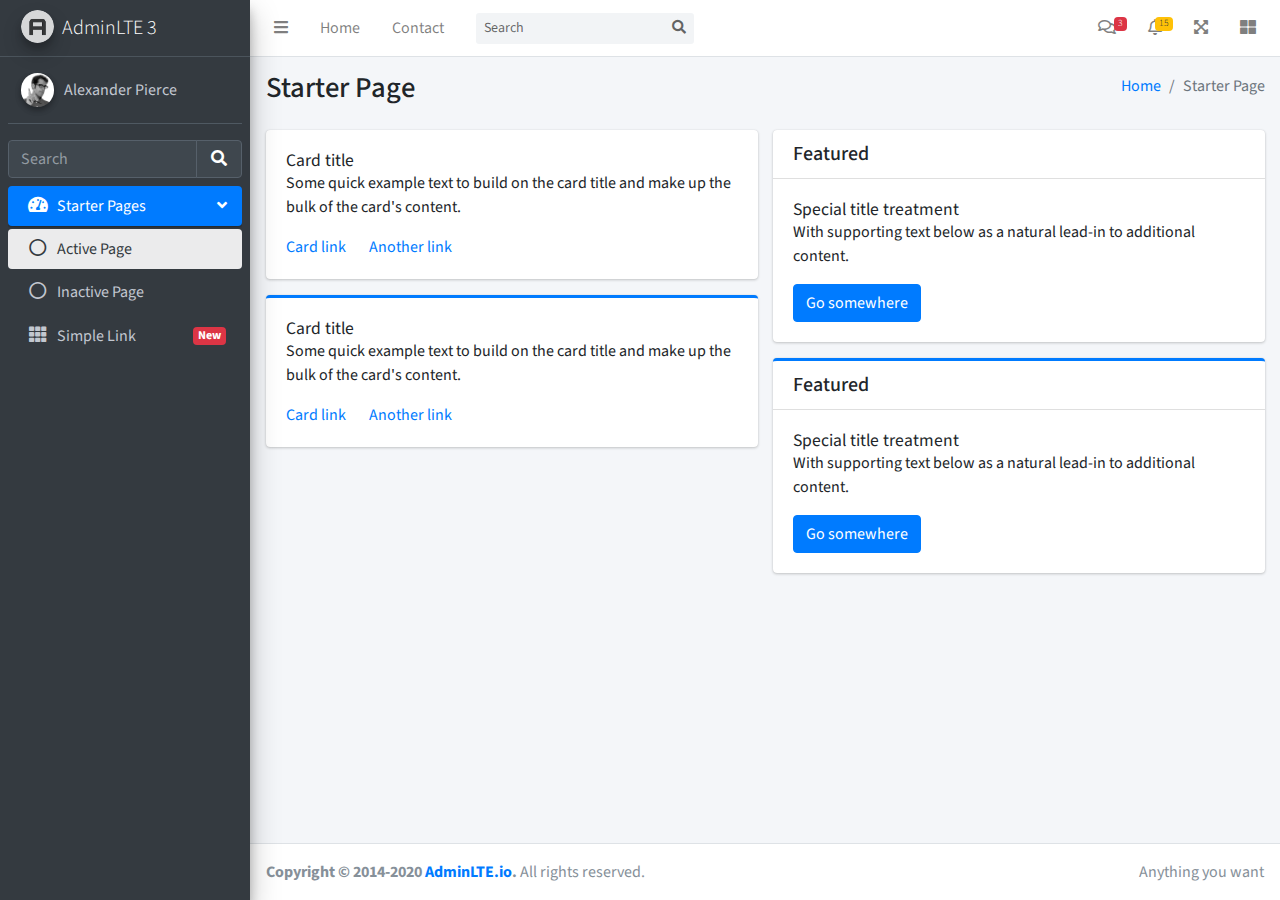
<file: Admin/AdminLTE-3.1.0-rc/starter.html>
<!DOCTYPE html>
<!--
This is a starter template page. Use this page to start your new project from
scratch. This page gets rid of all links and provides the needed markup only.
-->
<html lang="en">
<head>
  <meta charset="utf-8">
  <meta name="viewport" content="width=device-width, initial-scale=1">
  <title>AdminLTE 3 | Starter</title>

  <!-- Google Font: Source Sans Pro -->
  <link rel="stylesheet" href="https://fonts.googleapis.com/css?family=Source+Sans+Pro:300,400,400i,700&display=fallback">
  <!-- Font Awesome Icons -->
  <link rel="stylesheet" href="plugins/fontawesome-free/css/all.min.css">
  <!-- Theme style -->
  <link rel="stylesheet" href="dist/css/adminlte.min.css">
</head>
<body class="hold-transition sidebar-mini">
<div class="wrapper">

  <!-- Navbar -->
  <nav class="main-header navbar navbar-expand navbar-white navbar-light">
    <!-- Left navbar links -->
    <ul class="navbar-nav">
      <li class="nav-item">
        <a class="nav-link" data-widget="pushmenu" href="#" role="button"><i class="fas fa-bars"></i></a>
      </li>
      <li class="nav-item d-none d-sm-inline-block">
        <a href="index3.html" class="nav-link">Home</a>
      </li>
      <li class="nav-item d-none d-sm-inline-block">
        <a href="#" class="nav-link">Contact</a>
      </li>
    </ul>

    <!-- SEARCH FORM -->
    <form class="form-inline ml-3">
      <div class="input-group input-group-sm">
        <input class="form-control form-control-navbar" type="search" placeholder="Search" aria-label="Search">
        <div class="input-group-append">
          <button class="btn btn-navbar" type="submit">
            <i class="fas fa-search"></i>
          </button>
        </div>
      </div>
    </form>

    <!-- Right navbar links -->
    <ul class="navbar-nav ml-auto">
      <!-- Messages Dropdown Menu -->
      <li class="nav-item dropdown">
        <a class="nav-link" data-toggle="dropdown" href="#">
          <i class="far fa-comments"></i>
          <span class="badge badge-danger navbar-badge">3</span>
        </a>
        <div class="dropdown-menu dropdown-menu-lg dropdown-menu-right">
          <a href="#" class="dropdown-item">
            <!-- Message Start -->
            <div class="media">
              <img src="dist/img/user1-128x128.jpg" alt="User Avatar" class="img-size-50 mr-3 img-circle">
              <div class="media-body">
                <h3 class="dropdown-item-title">
                  Brad Diesel
                  <span class="float-right text-sm text-danger"><i class="fas fa-star"></i></span>
                </h3>
                <p class="text-sm">Call me whenever you can...</p>
                <p class="text-sm text-muted"><i class="far fa-clock mr-1"></i> 4 Hours Ago</p>
              </div>
            </div>
            <!-- Message End -->
          </a>
          <div class="dropdown-divider"></div>
          <a href="#" class="dropdown-item">
            <!-- Message Start -->
            <div class="media">
              <img src="dist/img/user8-128x128.jpg" alt="User Avatar" class="img-size-50 img-circle mr-3">
              <div class="media-body">
                <h3 class="dropdown-item-title">
                  John Pierce
                  <span class="float-right text-sm text-muted"><i class="fas fa-star"></i></span>
                </h3>
                <p class="text-sm">I got your message bro</p>
                <p class="text-sm text-muted"><i class="far fa-clock mr-1"></i> 4 Hours Ago</p>
              </div>
            </div>
            <!-- Message End -->
          </a>
          <div class="dropdown-divider"></div>
          <a href="#" class="dropdown-item">
            <!-- Message Start -->
            <div class="media">
              <img src="dist/img/user3-128x128.jpg" alt="User Avatar" class="img-size-50 img-circle mr-3">
              <div class="media-body">
                <h3 class="dropdown-item-title">
                  Nora Silvester
                  <span class="float-right text-sm text-warning"><i class="fas fa-star"></i></span>
                </h3>
                <p class="text-sm">The subject goes here</p>
                <p class="text-sm text-muted"><i class="far fa-clock mr-1"></i> 4 Hours Ago</p>
              </div>
            </div>
            <!-- Message End -->
          </a>
          <div class="dropdown-divider"></div>
          <a href="#" class="dropdown-item dropdown-footer">See All Messages</a>
        </div>
      </li>
      <!-- Notifications Dropdown Menu -->
      <li class="nav-item dropdown">
        <a class="nav-link" data-toggle="dropdown" href="#">
          <i class="far fa-bell"></i>
          <span class="badge badge-warning navbar-badge">15</span>
        </a>
        <div class="dropdown-menu dropdown-menu-lg dropdown-menu-right">
          <span class="dropdown-header">15 Notifications</span>
          <div class="dropdown-divider"></div>
          <a href="#" class="dropdown-item">
            <i class="fas fa-envelope mr-2"></i> 4 new messages
            <span class="float-right text-muted text-sm">3 mins</span>
          </a>
          <div class="dropdown-divider"></div>
          <a href="#" class="dropdown-item">
            <i class="fas fa-users mr-2"></i> 8 friend requests
            <span class="float-right text-muted text-sm">12 hours</span>
          </a>
          <div class="dropdown-divider"></div>
          <a href="#" class="dropdown-item">
            <i class="fas fa-file mr-2"></i> 3 new reports
            <span class="float-right text-muted text-sm">2 days</span>
          </a>
          <div class="dropdown-divider"></div>
          <a href="#" class="dropdown-item dropdown-footer">See All Notifications</a>
        </div>
      </li>
      <li class="nav-item">
        <a class="nav-link" data-widget="fullscreen" href="#" role="button">
          <i class="fas fa-expand-arrows-alt"></i>
        </a>
      </li>
      <li class="nav-item">
        <a class="nav-link" data-widget="control-sidebar" data-slide="true" href="#" role="button">
          <i class="fas fa-th-large"></i>
        </a>
      </li>
    </ul>
  </nav>
  <!-- /.navbar -->

  <!-- Main Sidebar Container -->
  <aside class="main-sidebar sidebar-dark-primary elevation-4">
    <!-- Brand Logo -->
    <a href="index3.html" class="brand-link">
      <img src="dist/img/AdminLTELogo.png" alt="AdminLTE Logo" class="brand-image img-circle elevation-3" style="opacity: .8">
      <span class="brand-text font-weight-light">AdminLTE 3</span>
    </a>

    <!-- Sidebar -->
    <div class="sidebar">
      <!-- Sidebar user panel (optional) -->
      <div class="user-panel mt-3 pb-3 mb-3 d-flex">
        <div class="image">
          <img src="dist/img/user2-160x160.jpg" class="img-circle elevation-2" alt="User Image">
        </div>
        <div class="info">
          <a href="#" class="d-block">Alexander Pierce</a>
        </div>
      </div>

      <!-- SidebarSearch Form -->
      <div class="form-inline">
        <div class="input-group" data-widget="sidebar-search">
          <input class="form-control form-control-sidebar" type="search" placeholder="Search" aria-label="Search">
          <div class="input-group-append">
            <button class="btn btn-sidebar">
              <i class="fas fa-search fa-fw"></i>
            </button>
          </div>
        </div>
      </div>

      <!-- Sidebar Menu -->
      <nav class="mt-2">
        <ul class="nav nav-pills nav-sidebar flex-column" data-widget="treeview" role="menu" data-accordion="false">
          <!-- Add icons to the links using the .nav-icon class
               with font-awesome or any other icon font library -->
          <li class="nav-item menu-open">
            <a href="#" class="nav-link active">
              <i class="nav-icon fas fa-tachometer-alt"></i>
              <p>
                Starter Pages
                <i class="right fas fa-angle-left"></i>
              </p>
            </a>
            <ul class="nav nav-treeview">
              <li class="nav-item">
                <a href="#" class="nav-link active">
                  <i class="far fa-circle nav-icon"></i>
                  <p>Active Page</p>
                </a>
              </li>
              <li class="nav-item">
                <a href="#" class="nav-link">
                  <i class="far fa-circle nav-icon"></i>
                  <p>Inactive Page</p>
                </a>
              </li>
            </ul>
          </li>
          <li class="nav-item">
            <a href="#" class="nav-link">
              <i class="nav-icon fas fa-th"></i>
              <p>
                Simple Link
                <span class="right badge badge-danger">New</span>
              </p>
            </a>
          </li>
        </ul>
      </nav>
      <!-- /.sidebar-menu -->
    </div>
    <!-- /.sidebar -->
  </aside>

  <!-- Content Wrapper. Contains page content -->
  <div class="content-wrapper">
    <!-- Content Header (Page header) -->
    <div class="content-header">
      <div class="container-fluid">
        <div class="row mb-2">
          <div class="col-sm-6">
            <h1 class="m-0">Starter Page</h1>
          </div><!-- /.col -->
          <div class="col-sm-6">
            <ol class="breadcrumb float-sm-right">
              <li class="breadcrumb-item"><a href="#">Home</a></li>
              <li class="breadcrumb-item active">Starter Page</li>
            </ol>
          </div><!-- /.col -->
        </div><!-- /.row -->
      </div><!-- /.container-fluid -->
    </div>
    <!-- /.content-header -->

    <!-- Main content -->
    <div class="content">
      <div class="container-fluid">
        <div class="row">
          <div class="col-lg-6">
            <div class="card">
              <div class="card-body">
                <h5 class="card-title">Card title</h5>

                <p class="card-text">
                  Some quick example text to build on the card title and make up the bulk of the card's
                  content.
                </p>

                <a href="#" class="card-link">Card link</a>
                <a href="#" class="card-link">Another link</a>
              </div>
            </div>

            <div class="card card-primary card-outline">
              <div class="card-body">
                <h5 class="card-title">Card title</h5>

                <p class="card-text">
                  Some quick example text to build on the card title and make up the bulk of the card's
                  content.
                </p>
                <a href="#" class="card-link">Card link</a>
                <a href="#" class="card-link">Another link</a>
              </div>
            </div><!-- /.card -->
          </div>
          <!-- /.col-md-6 -->
          <div class="col-lg-6">
            <div class="card">
              <div class="card-header">
                <h5 class="m-0">Featured</h5>
              </div>
              <div class="card-body">
                <h6 class="card-title">Special title treatment</h6>

                <p class="card-text">With supporting text below as a natural lead-in to additional content.</p>
                <a href="#" class="btn btn-primary">Go somewhere</a>
              </div>
            </div>

            <div class="card card-primary card-outline">
              <div class="card-header">
                <h5 class="m-0">Featured</h5>
              </div>
              <div class="card-body">
                <h6 class="card-title">Special title treatment</h6>

                <p class="card-text">With supporting text below as a natural lead-in to additional content.</p>
                <a href="#" class="btn btn-primary">Go somewhere</a>
              </div>
            </div>
          </div>
          <!-- /.col-md-6 -->
        </div>
        <!-- /.row -->
      </div><!-- /.container-fluid -->
    </div>
    <!-- /.content -->
  </div>
  <!-- /.content-wrapper -->

  <!-- Control Sidebar -->
  <aside class="control-sidebar control-sidebar-dark">
    <!-- Control sidebar content goes here -->
    <div class="p-3">
      <h5>Title</h5>
      <p>Sidebar content</p>
    </div>
  </aside>
  <!-- /.control-sidebar -->

  <!-- Main Footer -->
  <footer class="main-footer">
    <!-- To the right -->
    <div class="float-right d-none d-sm-inline">
      Anything you want
    </div>
    <!-- Default to the left -->
    <strong>Copyright &copy; 2014-2020 <a href="https://adminlte.io">AdminLTE.io</a>.</strong> All rights reserved.
  </footer>
</div>
<!-- ./wrapper -->

<!-- REQUIRED SCRIPTS -->

<!-- jQuery -->
<script src="plugins/jquery/jquery.min.js"></script>
<!-- Bootstrap 4 -->
<script src="plugins/bootstrap/js/bootstrap.bundle.min.js"></script>
<!-- AdminLTE App -->
<script src="dist/js/adminlte.min.js"></script>
</body>
</html>
</file>
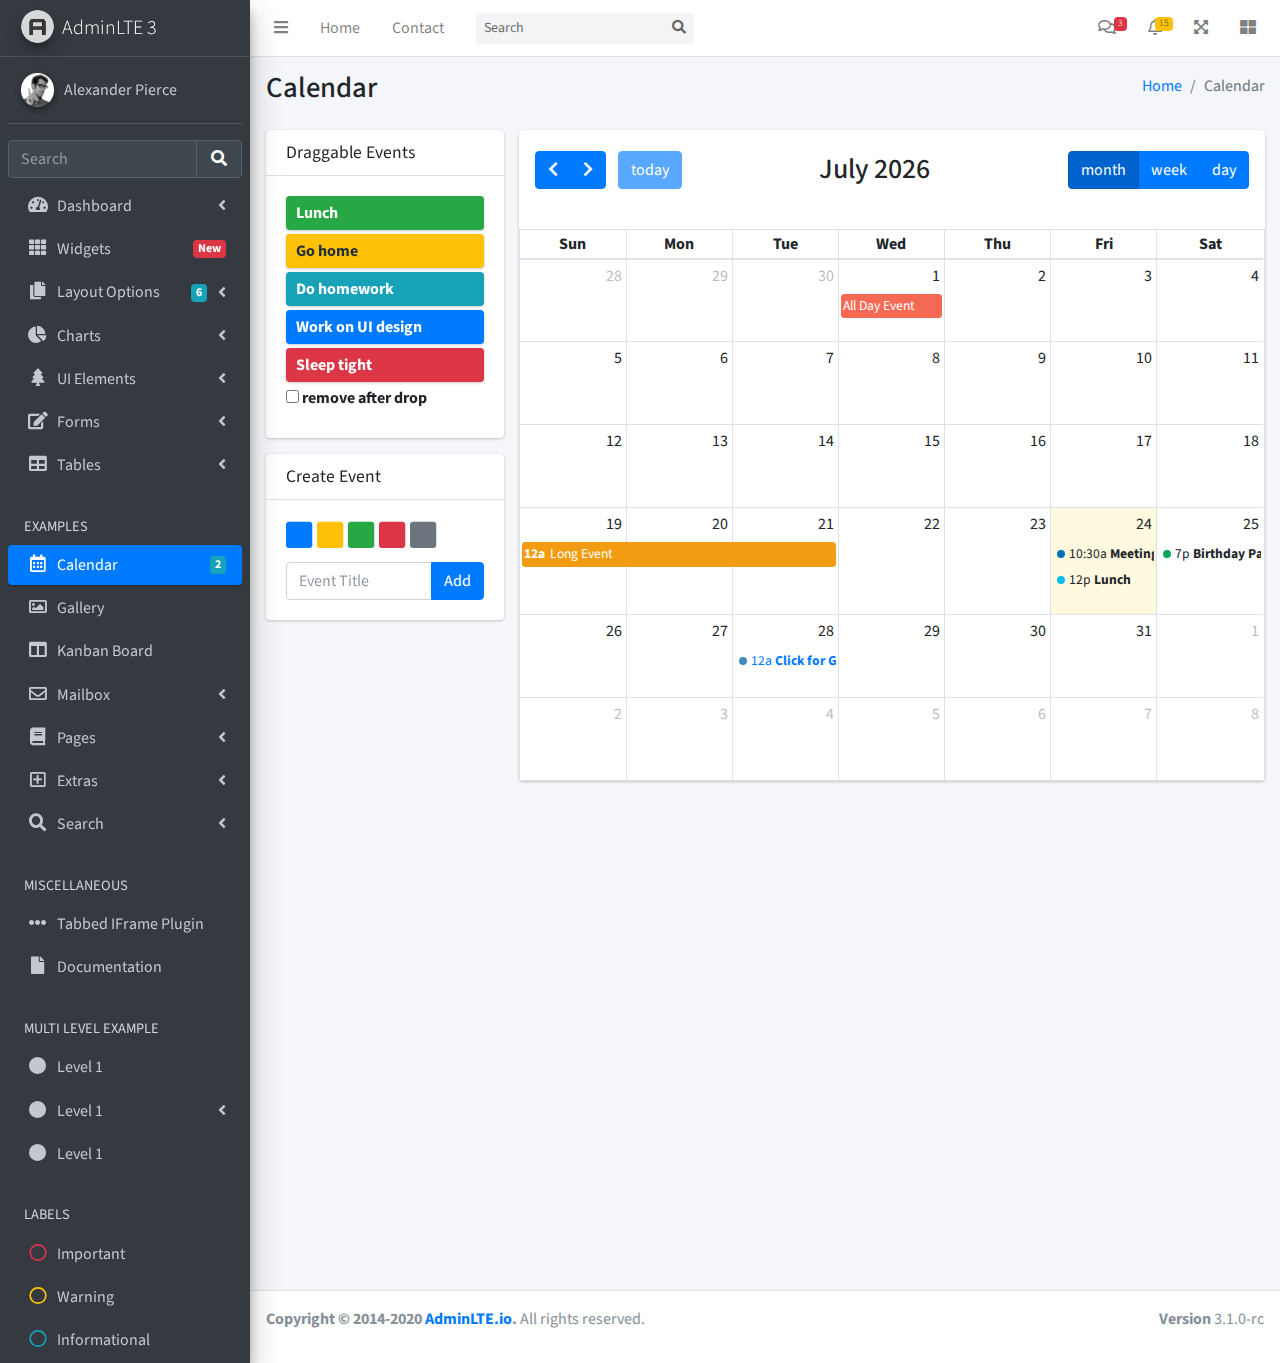
<file: Admin/AdminLTE-3.1.0-rc/pages/calendar.html>
<!DOCTYPE html>
<html lang="en">
<head>
  <meta charset="utf-8">
  <meta name="viewport" content="width=device-width, initial-scale=1">
  <title>AdminLTE 3 | Calendar</title>

  <!-- Google Font: Source Sans Pro -->
  <link rel="stylesheet" href="https://fonts.googleapis.com/css?family=Source+Sans+Pro:300,400,400i,700&display=fallback">
  <!-- Font Awesome -->
  <link rel="stylesheet" href="../plugins/fontawesome-free/css/all.min.css">
  <!-- fullCalendar -->
  <link rel="stylesheet" href="../plugins/fullcalendar/main.css">
  <!-- Theme style -->
  <link rel="stylesheet" href="../dist/css/adminlte.min.css">
</head>
<body class="hold-transition sidebar-mini">
<div class="wrapper">
  <!-- Navbar -->
  <nav class="main-header navbar navbar-expand navbar-white navbar-light">
    <!-- Left navbar links -->
    <ul class="navbar-nav">
      <li class="nav-item">
        <a class="nav-link" data-widget="pushmenu" href="#" role="button"><i class="fas fa-bars"></i></a>
      </li>
      <li class="nav-item d-none d-sm-inline-block">
        <a href="../index3.html" class="nav-link">Home</a>
      </li>
      <li class="nav-item d-none d-sm-inline-block">
        <a href="#" class="nav-link">Contact</a>
      </li>
    </ul>

    <!-- SEARCH FORM -->
    <form class="form-inline ml-3">
      <div class="input-group input-group-sm">
        <input class="form-control form-control-navbar" type="search" placeholder="Search" aria-label="Search">
        <div class="input-group-append">
          <button class="btn btn-navbar" type="submit">
            <i class="fas fa-search"></i>
          </button>
        </div>
      </div>
    </form>

    <!-- Right navbar links -->
    <ul class="navbar-nav ml-auto">
      <!-- Messages Dropdown Menu -->
      <li class="nav-item dropdown">
        <a class="nav-link" data-toggle="dropdown" href="#">
          <i class="far fa-comments"></i>
          <span class="badge badge-danger navbar-badge">3</span>
        </a>
        <div class="dropdown-menu dropdown-menu-lg dropdown-menu-right">
          <a href="#" class="dropdown-item">
            <!-- Message Start -->
            <div class="media">
              <img src="../dist/img/user1-128x128.jpg" alt="User Avatar" class="img-size-50 mr-3 img-circle">
              <div class="media-body">
                <h3 class="dropdown-item-title">
                  Brad Diesel
                  <span class="float-right text-sm text-danger"><i class="fas fa-star"></i></span>
                </h3>
                <p class="text-sm">Call me whenever you can...</p>
                <p class="text-sm text-muted"><i class="far fa-clock mr-1"></i> 4 Hours Ago</p>
              </div>
            </div>
            <!-- Message End -->
          </a>
          <div class="dropdown-divider"></div>
          <a href="#" class="dropdown-item">
            <!-- Message Start -->
            <div class="media">
              <img src="../dist/img/user8-128x128.jpg" alt="User Avatar" class="img-size-50 img-circle mr-3">
              <div class="media-body">
                <h3 class="dropdown-item-title">
                  John Pierce
                  <span class="float-right text-sm text-muted"><i class="fas fa-star"></i></span>
                </h3>
                <p class="text-sm">I got your message bro</p>
                <p class="text-sm text-muted"><i class="far fa-clock mr-1"></i> 4 Hours Ago</p>
              </div>
            </div>
            <!-- Message End -->
          </a>
          <div class="dropdown-divider"></div>
          <a href="#" class="dropdown-item">
            <!-- Message Start -->
            <div class="media">
              <img src="../dist/img/user3-128x128.jpg" alt="User Avatar" class="img-size-50 img-circle mr-3">
              <div class="media-body">
                <h3 class="dropdown-item-title">
                  Nora Silvester
                  <span class="float-right text-sm text-warning"><i class="fas fa-star"></i></span>
                </h3>
                <p class="text-sm">The subject goes here</p>
                <p class="text-sm text-muted"><i class="far fa-clock mr-1"></i> 4 Hours Ago</p>
              </div>
            </div>
            <!-- Message End -->
          </a>
          <div class="dropdown-divider"></div>
          <a href="#" class="dropdown-item dropdown-footer">See All Messages</a>
        </div>
      </li>
      <!-- Notifications Dropdown Menu -->
      <li class="nav-item dropdown">
        <a class="nav-link" data-toggle="dropdown" href="#">
          <i class="far fa-bell"></i>
          <span class="badge badge-warning navbar-badge">15</span>
        </a>
        <div class="dropdown-menu dropdown-menu-lg dropdown-menu-right">
          <span class="dropdown-item dropdown-header">15 Notifications</span>
          <div class="dropdown-divider"></div>
          <a href="#" class="dropdown-item">
            <i class="fas fa-envelope mr-2"></i> 4 new messages
            <span class="float-right text-muted text-sm">3 mins</span>
          </a>
          <div class="dropdown-divider"></div>
          <a href="#" class="dropdown-item">
            <i class="fas fa-users mr-2"></i> 8 friend requests
            <span class="float-right text-muted text-sm">12 hours</span>
          </a>
          <div class="dropdown-divider"></div>
          <a href="#" class="dropdown-item">
            <i class="fas fa-file mr-2"></i> 3 new reports
            <span class="float-right text-muted text-sm">2 days</span>
          </a>
          <div class="dropdown-divider"></div>
          <a href="#" class="dropdown-item dropdown-footer">See All Notifications</a>
        </div>
      </li>
      <li class="nav-item">
        <a class="nav-link" data-widget="fullscreen" href="#" role="button">
          <i class="fas fa-expand-arrows-alt"></i>
        </a>
      </li>
      <li class="nav-item">
        <a class="nav-link" data-widget="control-sidebar" data-slide="true" href="#" role="button">
          <i class="fas fa-th-large"></i>
        </a>
      </li>
    </ul>
  </nav>
  <!-- /.navbar -->

  <!-- Main Sidebar Container -->
  <aside class="main-sidebar sidebar-dark-primary elevation-4">
    <!-- Brand Logo -->
    <a href="../index3.html" class="brand-link">
      <img src="../dist/img/AdminLTELogo.png" alt="AdminLTE Logo" class="brand-image img-circle elevation-3" style="opacity: .8">
      <span class="brand-text font-weight-light">AdminLTE 3</span>
    </a>

    <!-- Sidebar -->
    <div class="sidebar">
      <!-- Sidebar user panel (optional) -->
      <div class="user-panel mt-3 pb-3 mb-3 d-flex">
        <div class="image">
          <img src="../dist/img/user2-160x160.jpg" class="img-circle elevation-2" alt="User Image">
        </div>
        <div class="info">
          <a href="#" class="d-block">Alexander Pierce</a>
        </div>
      </div>

      <!-- SidebarSearch Form -->
      <div class="form-inline">
        <div class="input-group" data-widget="sidebar-search">
          <input class="form-control form-control-sidebar" type="search" placeholder="Search" aria-label="Search">
          <div class="input-group-append">
            <button class="btn btn-sidebar">
              <i class="fas fa-search fa-fw"></i>
            </button>
          </div>
        </div>
      </div>

      <!-- Sidebar Menu -->
      <nav class="mt-2">
        <ul class="nav nav-pills nav-sidebar flex-column" data-widget="treeview" role="menu" data-accordion="false">
          <!-- Add icons to the links using the .nav-icon class
               with font-awesome or any other icon font library -->
          <li class="nav-item">
            <a href="#" class="nav-link">
              <i class="nav-icon fas fa-tachometer-alt"></i>
              <p>
                Dashboard
                <i class="right fas fa-angle-left"></i>
              </p>
            </a>
            <ul class="nav nav-treeview">
              <li class="nav-item">
                <a href="../index.html" class="nav-link">
                  <i class="far fa-circle nav-icon"></i>
                  <p>Dashboard v1</p>
                </a>
              </li>
              <li class="nav-item">
                <a href="../index2.html" class="nav-link">
                  <i class="far fa-circle nav-icon"></i>
                  <p>Dashboard v2</p>
                </a>
              </li>
              <li class="nav-item">
                <a href="../index3.html" class="nav-link">
                  <i class="far fa-circle nav-icon"></i>
                  <p>Dashboard v3</p>
                </a>
              </li>
            </ul>
          </li>
          <li class="nav-item">
            <a href="widgets.html" class="nav-link">
              <i class="nav-icon fas fa-th"></i>
              <p>
                Widgets
                <span class="right badge badge-danger">New</span>
              </p>
            </a>
          </li>
          <li class="nav-item">
            <a href="#" class="nav-link">
              <i class="nav-icon fas fa-copy"></i>
              <p>
                Layout Options
                <i class="fas fa-angle-left right"></i>
                <span class="badge badge-info right">6</span>
              </p>
            </a>
            <ul class="nav nav-treeview">
              <li class="nav-item">
                <a href="layout/top-nav.html" class="nav-link">
                  <i class="far fa-circle nav-icon"></i>
                  <p>Top Navigation</p>
                </a>
              </li>
              <li class="nav-item">
                <a href="layout/top-nav-sidebar.html" class="nav-link">
                  <i class="far fa-circle nav-icon"></i>
                  <p>Top Navigation + Sidebar</p>
                </a>
              </li>
              <li class="nav-item">
                <a href="layout/boxed.html" class="nav-link">
                  <i class="far fa-circle nav-icon"></i>
                  <p>Boxed</p>
                </a>
              </li>
              <li class="nav-item">
                <a href="layout/fixed-sidebar.html" class="nav-link">
                  <i class="far fa-circle nav-icon"></i>
                  <p>Fixed Sidebar</p>
                </a>
              </li>
              <li class="nav-item">
                <a href="layout/fixed-sidebar-custom.html" class="nav-link">
                  <i class="far fa-circle nav-icon"></i>
                  <p>Fixed Sidebar <small>+ Custom Area</small></p>
                </a>
              </li>
              <li class="nav-item">
                <a href="layout/fixed-topnav.html" class="nav-link">
                  <i class="far fa-circle nav-icon"></i>
                  <p>Fixed Navbar</p>
                </a>
              </li>
              <li class="nav-item">
                <a href="layout/fixed-footer.html" class="nav-link">
                  <i class="far fa-circle nav-icon"></i>
                  <p>Fixed Footer</p>
                </a>
              </li>
              <li class="nav-item">
                <a href="layout/collapsed-sidebar.html" class="nav-link">
                  <i class="far fa-circle nav-icon"></i>
                  <p>Collapsed Sidebar</p>
                </a>
              </li>
            </ul>
          </li>
          <li class="nav-item">
            <a href="#" class="nav-link">
              <i class="nav-icon fas fa-chart-pie"></i>
              <p>
                Charts
                <i class="right fas fa-angle-left"></i>
              </p>
            </a>
            <ul class="nav nav-treeview">
              <li class="nav-item">
                <a href="charts/chartjs.html" class="nav-link">
                  <i class="far fa-circle nav-icon"></i>
                  <p>ChartJS</p>
                </a>
              </li>
              <li class="nav-item">
                <a href="charts/flot.html" class="nav-link">
                  <i class="far fa-circle nav-icon"></i>
                  <p>Flot</p>
                </a>
              </li>
              <li class="nav-item">
                <a href="charts/inline.html" class="nav-link">
                  <i class="far fa-circle nav-icon"></i>
                  <p>Inline</p>
                </a>
              </li>
              <li class="nav-item">
                <a href="charts/uplot.html" class="nav-link">
                  <i class="far fa-circle nav-icon"></i>
                  <p>uPlot</p>
                </a>
              </li>
            </ul>
          </li>
          <li class="nav-item">
            <a href="#" class="nav-link">
              <i class="nav-icon fas fa-tree"></i>
              <p>
                UI Elements
                <i class="fas fa-angle-left right"></i>
              </p>
            </a>
            <ul class="nav nav-treeview">
              <li class="nav-item">
                <a href="UI/general.html" class="nav-link">
                  <i class="far fa-circle nav-icon"></i>
                  <p>General</p>
                </a>
              </li>
              <li class="nav-item">
                <a href="UI/icons.html" class="nav-link">
                  <i class="far fa-circle nav-icon"></i>
                  <p>Icons</p>
                </a>
              </li>
              <li class="nav-item">
                <a href="UI/buttons.html" class="nav-link">
                  <i class="far fa-circle nav-icon"></i>
                  <p>Buttons</p>
                </a>
              </li>
              <li class="nav-item">
                <a href="UI/sliders.html" class="nav-link">
                  <i class="far fa-circle nav-icon"></i>
                  <p>Sliders</p>
                </a>
              </li>
              <li class="nav-item">
                <a href="UI/modals.html" class="nav-link">
                  <i class="far fa-circle nav-icon"></i>
                  <p>Modals & Alerts</p>
                </a>
              </li>
              <li class="nav-item">
                <a href="UI/navbar.html" class="nav-link">
                  <i class="far fa-circle nav-icon"></i>
                  <p>Navbar & Tabs</p>
                </a>
              </li>
              <li class="nav-item">
                <a href="UI/timeline.html" class="nav-link">
                  <i class="far fa-circle nav-icon"></i>
                  <p>Timeline</p>
                </a>
              </li>
              <li class="nav-item">
                <a href="UI/ribbons.html" class="nav-link">
                  <i class="far fa-circle nav-icon"></i>
                  <p>Ribbons</p>
                </a>
              </li>
            </ul>
          </li>
          <li class="nav-item">
            <a href="#" class="nav-link">
              <i class="nav-icon fas fa-edit"></i>
              <p>
                Forms
                <i class="fas fa-angle-left right"></i>
              </p>
            </a>
            <ul class="nav nav-treeview">
              <li class="nav-item">
                <a href="forms/general.html" class="nav-link">
                  <i class="far fa-circle nav-icon"></i>
                  <p>General Elements</p>
                </a>
              </li>
              <li class="nav-item">
                <a href="forms/advanced.html" class="nav-link">
                  <i class="far fa-circle nav-icon"></i>
                  <p>Advanced Elements</p>
                </a>
              </li>
              <li class="nav-item">
                <a href="forms/editors.html" class="nav-link">
                  <i class="far fa-circle nav-icon"></i>
                  <p>Editors</p>
                </a>
              </li>
              <li class="nav-item">
                <a href="forms/validation.html" class="nav-link">
                  <i class="far fa-circle nav-icon"></i>
                  <p>Validation</p>
                </a>
              </li>
            </ul>
          </li>
          <li class="nav-item">
            <a href="#" class="nav-link">
              <i class="nav-icon fas fa-table"></i>
              <p>
                Tables
                <i class="fas fa-angle-left right"></i>
              </p>
            </a>
            <ul class="nav nav-treeview">
              <li class="nav-item">
                <a href="tables/simple.html" class="nav-link">
                  <i class="far fa-circle nav-icon"></i>
                  <p>Simple Tables</p>
                </a>
              </li>
              <li class="nav-item">
                <a href="tables/data.html" class="nav-link">
                  <i class="far fa-circle nav-icon"></i>
                  <p>DataTables</p>
                </a>
              </li>
              <li class="nav-item">
                <a href="tables/jsgrid.html" class="nav-link">
                  <i class="far fa-circle nav-icon"></i>
                  <p>jsGrid</p>
                </a>
              </li>
            </ul>
          </li>
          <li class="nav-header">EXAMPLES</li>
          <li class="nav-item">
            <a href="calendar.html" class="nav-link active">
              <i class="nav-icon far fa-calendar-alt"></i>
              <p>
                Calendar
                <span class="badge badge-info right">2</span>
              </p>
            </a>
          </li>
          <li class="nav-item">
            <a href="gallery.html" class="nav-link">
              <i class="nav-icon far fa-image"></i>
              <p>
                Gallery
              </p>
            </a>
          </li>
          <li class="nav-item">
            <a href="kanban.html" class="nav-link">
              <i class="nav-icon fas fa-columns"></i>
              <p>
                Kanban Board
              </p>
            </a>
          </li>
          <li class="nav-item">
            <a href="#" class="nav-link">
              <i class="nav-icon far fa-envelope"></i>
              <p>
                Mailbox
                <i class="fas fa-angle-left right"></i>
              </p>
            </a>
            <ul class="nav nav-treeview">
              <li class="nav-item">
                <a href="mailbox/mailbox.html" class="nav-link">
                  <i class="far fa-circle nav-icon"></i>
                  <p>Inbox</p>
                </a>
              </li>
              <li class="nav-item">
                <a href="mailbox/compose.html" class="nav-link">
                  <i class="far fa-circle nav-icon"></i>
                  <p>Compose</p>
                </a>
              </li>
              <li class="nav-item">
                <a href="mailbox/read-mail.html" class="nav-link">
                  <i class="far fa-circle nav-icon"></i>
                  <p>Read</p>
                </a>
              </li>
            </ul>
          </li>
          <li class="nav-item">
            <a href="#" class="nav-link">
              <i class="nav-icon fas fa-book"></i>
              <p>
                Pages
                <i class="fas fa-angle-left right"></i>
              </p>
            </a>
            <ul class="nav nav-treeview">
              <li class="nav-item">
                <a href="examples/invoice.html" class="nav-link">
                  <i class="far fa-circle nav-icon"></i>
                  <p>Invoice</p>
                </a>
              </li>
              <li class="nav-item">
                <a href="examples/profile.html" class="nav-link">
                  <i class="far fa-circle nav-icon"></i>
                  <p>Profile</p>
                </a>
              </li>
              <li class="nav-item">
                <a href="examples/e-commerce.html" class="nav-link">
                  <i class="far fa-circle nav-icon"></i>
                  <p>E-commerce</p>
                </a>
              </li>
              <li class="nav-item">
                <a href="examples/projects.html" class="nav-link">
                  <i class="far fa-circle nav-icon"></i>
                  <p>Projects</p>
                </a>
              </li>
              <li class="nav-item">
                <a href="examples/project-add.html" class="nav-link">
                  <i class="far fa-circle nav-icon"></i>
                  <p>Project Add</p>
                </a>
              </li>
              <li class="nav-item">
                <a href="examples/project-edit.html" class="nav-link">
                  <i class="far fa-circle nav-icon"></i>
                  <p>Project Edit</p>
                </a>
              </li>
              <li class="nav-item">
                <a href="examples/project-detail.html" class="nav-link">
                  <i class="far fa-circle nav-icon"></i>
                  <p>Project Detail</p>
                </a>
              </li>
              <li class="nav-item">
                <a href="examples/contacts.html" class="nav-link">
                  <i class="far fa-circle nav-icon"></i>
                  <p>Contacts</p>
                </a>
              </li>
              <li class="nav-item">
                <a href="examples/faq.html" class="nav-link">
                  <i class="far fa-circle nav-icon"></i>
                  <p>FAQ</p>
                </a>
              </li>
              <li class="nav-item">
                <a href="examples/contact-us.html" class="nav-link">
                  <i class="far fa-circle nav-icon"></i>
                  <p>Contact us</p>
                </a>
              </li>
            </ul>
          </li>
          <li class="nav-item">
            <a href="#" class="nav-link">
              <i class="nav-icon far fa-plus-square"></i>
              <p>
                Extras
                <i class="fas fa-angle-left right"></i>
              </p>
            </a>
            <ul class="nav nav-treeview">
              <li class="nav-item">
                <a href="#" class="nav-link">
                  <i class="far fa-circle nav-icon"></i>
                  <p>
                    Login & Register v1
                    <i class="fas fa-angle-left right"></i>
                  </p>
                </a>
                <ul class="nav nav-treeview">
                  <li class="nav-item">
                    <a href="examples/login.html" class="nav-link">
                      <i class="far fa-circle nav-icon"></i>
                      <p>Login v1</p>
                    </a>
                  </li>
                  <li class="nav-item">
                    <a href="examples/register.html" class="nav-link">
                      <i class="far fa-circle nav-icon"></i>
                      <p>Register v1</p>
                    </a>
                  </li>
                  <li class="nav-item">
                    <a href="examples/forgot-password.html" class="nav-link">
                      <i class="far fa-circle nav-icon"></i>
                      <p>Forgot Password v1</p>
                    </a>
                  </li>
                  <li class="nav-item">
                    <a href="examples/recover-password.html" class="nav-link">
                      <i class="far fa-circle nav-icon"></i>
                      <p>Recover Password v1</p>
                    </a>
                  </li>
                </ul>
              </li>
              <li class="nav-item">
                <a href="#" class="nav-link">
                  <i class="far fa-circle nav-icon"></i>
                  <p>
                    Login & Register v2
                    <i class="fas fa-angle-left right"></i>
                  </p>
                </a>
                <ul class="nav nav-treeview">
                  <li class="nav-item">
                    <a href="examples/login-v2.html" class="nav-link">
                      <i class="far fa-circle nav-icon"></i>
                      <p>Login v2</p>
                    </a>
                  </li>
                  <li class="nav-item">
                    <a href="examples/register-v2.html" class="nav-link">
                      <i class="far fa-circle nav-icon"></i>
                      <p>Register v2</p>
                    </a>
                  </li>
                  <li class="nav-item">
                    <a href="examples/forgot-password-v2.html" class="nav-link">
                      <i class="far fa-circle nav-icon"></i>
                      <p>Forgot Password v2</p>
                    </a>
                  </li>
                  <li class="nav-item">
                    <a href="examples/recover-password-v2.html" class="nav-link">
                      <i class="far fa-circle nav-icon"></i>
                      <p>Recover Password v2</p>
                    </a>
                  </li>
                </ul>
              </li>
              <li class="nav-item">
                <a href="examples/lockscreen.html" class="nav-link">
                  <i class="far fa-circle nav-icon"></i>
                  <p>Lockscreen</p>
                </a>
              </li>
              <li class="nav-item">
                <a href="examples/legacy-user-menu.html" class="nav-link">
                  <i class="far fa-circle nav-icon"></i>
                  <p>Legacy User Menu</p>
                </a>
              </li>
              <li class="nav-item">
                <a href="examples/language-menu.html" class="nav-link">
                  <i class="far fa-circle nav-icon"></i>
                  <p>Language Menu</p>
                </a>
              </li>
              <li class="nav-item">
                <a href="examples/404.html" class="nav-link">
                  <i class="far fa-circle nav-icon"></i>
                  <p>Error 404</p>
                </a>
              </li>
              <li class="nav-item">
                <a href="examples/500.html" class="nav-link">
                  <i class="far fa-circle nav-icon"></i>
                  <p>Error 500</p>
                </a>
              </li>
              <li class="nav-item">
                <a href="examples/pace.html" class="nav-link">
                  <i class="far fa-circle nav-icon"></i>
                  <p>Pace</p>
                </a>
              </li>
              <li class="nav-item">
                <a href="examples/blank.html" class="nav-link">
                  <i class="far fa-circle nav-icon"></i>
                  <p>Blank Page</p>
                </a>
              </li>
              <li class="nav-item">
                <a href="../starter.html" class="nav-link">
                  <i class="far fa-circle nav-icon"></i>
                  <p>Starter Page</p>
                </a>
              </li>
            </ul>
          </li>
          <li class="nav-item">
            <a href="#" class="nav-link">
              <i class="nav-icon fas fa-search"></i>
              <p>
                Search
                <i class="fas fa-angle-left right"></i>
              </p>
            </a>
            <ul class="nav nav-treeview">
              <li class="nav-item">
                <a href="search/simple.html" class="nav-link">
                  <i class="far fa-circle nav-icon"></i>
                  <p>Simple Search</p>
                </a>
              </li>
              <li class="nav-item">
                <a href="search/enhanced.html" class="nav-link">
                  <i class="far fa-circle nav-icon"></i>
                  <p>Enhanced</p>
                </a>
              </li>
            </ul>
          </li>
          <li class="nav-header">MISCELLANEOUS</li>
          <li class="nav-item">
            <a href="../iframe.html" class="nav-link">
              <i class="nav-icon fas fa-ellipsis-h"></i>
              <p>Tabbed IFrame Plugin</p>
            </a>
          </li>
          <li class="nav-item">
            <a href="https://adminlte.io/docs/3.1/" class="nav-link">
              <i class="nav-icon fas fa-file"></i>
              <p>Documentation</p>
            </a>
          </li>
          <li class="nav-header">MULTI LEVEL EXAMPLE</li>
          <li class="nav-item">
            <a href="#" class="nav-link">
              <i class="fas fa-circle nav-icon"></i>
              <p>Level 1</p>
            </a>
          </li>
          <li class="nav-item">
            <a href="#" class="nav-link">
              <i class="nav-icon fas fa-circle"></i>
              <p>
                Level 1
                <i class="right fas fa-angle-left"></i>
              </p>
            </a>
            <ul class="nav nav-treeview">
              <li class="nav-item">
                <a href="#" class="nav-link">
                  <i class="far fa-circle nav-icon"></i>
                  <p>Level 2</p>
                </a>
              </li>
              <li class="nav-item">
                <a href="#" class="nav-link">
                  <i class="far fa-circle nav-icon"></i>
                  <p>
                    Level 2
                    <i class="right fas fa-angle-left"></i>
                  </p>
                </a>
                <ul class="nav nav-treeview">
                  <li class="nav-item">
                    <a href="#" class="nav-link">
                      <i class="far fa-dot-circle nav-icon"></i>
                      <p>Level 3</p>
                    </a>
                  </li>
                  <li class="nav-item">
                    <a href="#" class="nav-link">
                      <i class="far fa-dot-circle nav-icon"></i>
                      <p>Level 3</p>
                    </a>
                  </li>
                  <li class="nav-item">
                    <a href="#" class="nav-link">
                      <i class="far fa-dot-circle nav-icon"></i>
                      <p>Level 3</p>
                    </a>
                  </li>
                </ul>
              </li>
              <li class="nav-item">
                <a href="#" class="nav-link">
                  <i class="far fa-circle nav-icon"></i>
                  <p>Level 2</p>
                </a>
              </li>
            </ul>
          </li>
          <li class="nav-item">
            <a href="#" class="nav-link">
              <i class="fas fa-circle nav-icon"></i>
              <p>Level 1</p>
            </a>
          </li>
          <li class="nav-header">LABELS</li>
          <li class="nav-item">
            <a href="#" class="nav-link">
              <i class="nav-icon far fa-circle text-danger"></i>
              <p class="text">Important</p>
            </a>
          </li>
          <li class="nav-item">
            <a href="#" class="nav-link">
              <i class="nav-icon far fa-circle text-warning"></i>
              <p>Warning</p>
            </a>
          </li>
          <li class="nav-item">
            <a href="#" class="nav-link">
              <i class="nav-icon far fa-circle text-info"></i>
              <p>Informational</p>
            </a>
          </li>
        </ul>
      </nav>
      <!-- /.sidebar-menu -->
    </div>
    <!-- /.sidebar -->
  </aside>

  <!-- Content Wrapper. Contains page content -->
  <div class="content-wrapper">
    <!-- Content Header (Page header) -->
    <section class="content-header">
      <div class="container-fluid">
        <div class="row mb-2">
          <div class="col-sm-6">
            <h1>Calendar</h1>
          </div>
          <div class="col-sm-6">
            <ol class="breadcrumb float-sm-right">
              <li class="breadcrumb-item"><a href="#">Home</a></li>
              <li class="breadcrumb-item active">Calendar</li>
            </ol>
          </div>
        </div>
      </div><!-- /.container-fluid -->
    </section>

    <!-- Main content -->
    <section class="content">
      <div class="container-fluid">
        <div class="row">
          <div class="col-md-3">
            <div class="sticky-top mb-3">
              <div class="card">
                <div class="card-header">
                  <h4 class="card-title">Draggable Events</h4>
                </div>
                <div class="card-body">
                  <!-- the events -->
                  <div id="external-events">
                    <div class="external-event bg-success">Lunch</div>
                    <div class="external-event bg-warning">Go home</div>
                    <div class="external-event bg-info">Do homework</div>
                    <div class="external-event bg-primary">Work on UI design</div>
                    <div class="external-event bg-danger">Sleep tight</div>
                    <div class="checkbox">
                      <label for="drop-remove">
                        <input type="checkbox" id="drop-remove">
                        remove after drop
                      </label>
                    </div>
                  </div>
                </div>
                <!-- /.card-body -->
              </div>
              <!-- /.card -->
              <div class="card">
                <div class="card-header">
                  <h3 class="card-title">Create Event</h3>
                </div>
                <div class="card-body">
                  <div class="btn-group" style="width: 100%; margin-bottom: 10px;">
                    <ul class="fc-color-picker" id="color-chooser">
                      <li><a class="text-primary" href="#"><i class="fas fa-square"></i></a></li>
                      <li><a class="text-warning" href="#"><i class="fas fa-square"></i></a></li>
                      <li><a class="text-success" href="#"><i class="fas fa-square"></i></a></li>
                      <li><a class="text-danger" href="#"><i class="fas fa-square"></i></a></li>
                      <li><a class="text-muted" href="#"><i class="fas fa-square"></i></a></li>
                    </ul>
                  </div>
                  <!-- /btn-group -->
                  <div class="input-group">
                    <input id="new-event" type="text" class="form-control" placeholder="Event Title">

                    <div class="input-group-append">
                      <button id="add-new-event" type="button" class="btn btn-primary">Add</button>
                    </div>
                    <!-- /btn-group -->
                  </div>
                  <!-- /input-group -->
                </div>
              </div>
            </div>
          </div>
          <!-- /.col -->
          <div class="col-md-9">
            <div class="card card-primary">
              <div class="card-body p-0">
                <!-- THE CALENDAR -->
                <div id="calendar"></div>
              </div>
              <!-- /.card-body -->
            </div>
            <!-- /.card -->
          </div>
          <!-- /.col -->
        </div>
        <!-- /.row -->
      </div><!-- /.container-fluid -->
    </section>
    <!-- /.content -->
  </div>
  <!-- /.content-wrapper -->

  <footer class="main-footer">
    <div class="float-right d-none d-sm-block">
      <b>Version</b> 3.1.0-rc
    </div>
    <strong>Copyright &copy; 2014-2020 <a href="https://adminlte.io">AdminLTE.io</a>.</strong> All rights reserved.
  </footer>

  <!-- Control Sidebar -->
  <aside class="control-sidebar control-sidebar-dark">
    <!-- Control sidebar content goes here -->
  </aside>
  <!-- /.control-sidebar -->
</div>
<!-- ./wrapper -->

<!-- jQuery -->
<script src="../plugins/jquery/jquery.min.js"></script>
<!-- Bootstrap -->
<script src="../plugins/bootstrap/js/bootstrap.bundle.min.js"></script>
<!-- jQuery UI -->
<script src="../plugins/jquery-ui/jquery-ui.min.js"></script>
<!-- AdminLTE App -->
<script src="../dist/js/adminlte.min.js"></script>
<!-- fullCalendar 2.2.5 -->
<script src="../plugins/moment/moment.min.js"></script>
<script src="../plugins/fullcalendar/main.js"></script>
<!-- AdminLTE for demo purposes -->
<script src="../dist/js/demo.js"></script>
<!-- Page specific script -->
<script>
  $(function () {

    /* initialize the external events
     -----------------------------------------------------------------*/
    function ini_events(ele) {
      ele.each(function () {

        // create an Event Object (https://fullcalendar.io/docs/event-object)
        // it doesn't need to have a start or end
        var eventObject = {
          title: $.trim($(this).text()) // use the element's text as the event title
        }

        // store the Event Object in the DOM element so we can get to it later
        $(this).data('eventObject', eventObject)

        // make the event draggable using jQuery UI
        $(this).draggable({
          zIndex        : 1070,
          revert        : true, // will cause the event to go back to its
          revertDuration: 0  //  original position after the drag
        })

      })
    }

    ini_events($('#external-events div.external-event'))

    /* initialize the calendar
     -----------------------------------------------------------------*/
    //Date for the calendar events (dummy data)
    var date = new Date()
    var d    = date.getDate(),
        m    = date.getMonth(),
        y    = date.getFullYear()

    var Calendar = FullCalendar.Calendar;
    var Draggable = FullCalendar.Draggable;

    var containerEl = document.getElementById('external-events');
    var checkbox = document.getElementById('drop-remove');
    var calendarEl = document.getElementById('calendar');

    // initialize the external events
    // -----------------------------------------------------------------

    new Draggable(containerEl, {
      itemSelector: '.external-event',
      eventData: function(eventEl) {
        return {
          title: eventEl.innerText,
          backgroundColor: window.getComputedStyle( eventEl ,null).getPropertyValue('background-color'),
          borderColor: window.getComputedStyle( eventEl ,null).getPropertyValue('background-color'),
          textColor: window.getComputedStyle( eventEl ,null).getPropertyValue('color'),
        };
      }
    });

    var calendar = new Calendar(calendarEl, {
      headerToolbar: {
        left  : 'prev,next today',
        center: 'title',
        right : 'dayGridMonth,timeGridWeek,timeGridDay'
      },
      themeSystem: 'bootstrap',
      //Random default events
      events: [
        {
          title          : 'All Day Event',
          start          : new Date(y, m, 1),
          backgroundColor: '#f56954', //red
          borderColor    : '#f56954', //red
          allDay         : true
        },
        {
          title          : 'Long Event',
          start          : new Date(y, m, d - 5),
          end            : new Date(y, m, d - 2),
          backgroundColor: '#f39c12', //yellow
          borderColor    : '#f39c12' //yellow
        },
        {
          title          : 'Meeting',
          start          : new Date(y, m, d, 10, 30),
          allDay         : false,
          backgroundColor: '#0073b7', //Blue
          borderColor    : '#0073b7' //Blue
        },
        {
          title          : 'Lunch',
          start          : new Date(y, m, d, 12, 0),
          end            : new Date(y, m, d, 14, 0),
          allDay         : false,
          backgroundColor: '#00c0ef', //Info (aqua)
          borderColor    : '#00c0ef' //Info (aqua)
        },
        {
          title          : 'Birthday Party',
          start          : new Date(y, m, d + 1, 19, 0),
          end            : new Date(y, m, d + 1, 22, 30),
          allDay         : false,
          backgroundColor: '#00a65a', //Success (green)
          borderColor    : '#00a65a' //Success (green)
        },
        {
          title          : 'Click for Google',
          start          : new Date(y, m, 28),
          end            : new Date(y, m, 29),
          url            : 'https://www.google.com/',
          backgroundColor: '#3c8dbc', //Primary (light-blue)
          borderColor    : '#3c8dbc' //Primary (light-blue)
        }
      ],
      editable  : true,
      droppable : true, // this allows things to be dropped onto the calendar !!!
      drop      : function(info) {
        // is the "remove after drop" checkbox checked?
        if (checkbox.checked) {
          // if so, remove the element from the "Draggable Events" list
          info.draggedEl.parentNode.removeChild(info.draggedEl);
        }
      }
    });

    calendar.render();
    // $('#calendar').fullCalendar()

    /* ADDING EVENTS */
    var currColor = '#3c8dbc' //Red by default
    // Color chooser button
    $('#color-chooser > li > a').click(function (e) {
      e.preventDefault()
      // Save color
      currColor = $(this).css('color')
      // Add color effect to button
      $('#add-new-event').css({
        'background-color': currColor,
        'border-color'    : currColor
      })
    })
    $('#add-new-event').click(function (e) {
      e.preventDefault()
      // Get value and make sure it is not null
      var val = $('#new-event').val()
      if (val.length == 0) {
        return
      }

      // Create events
      var event = $('<div />')
      event.css({
        'background-color': currColor,
        'border-color'    : currColor,
        'color'           : '#fff'
      }).addClass('external-event')
      event.text(val)
      $('#external-events').prepend(event)

      // Add draggable funtionality
      ini_events(event)

      // Remove event from text input
      $('#new-event').val('')
    })
  })
</script>
</body>
</html>
</file>
<file: styles/index.css>
:root {
  --primario: #8c0fb3;
  --secundario: #FCC43C;
  --tercer: #30043D;
  --Cuarto: #A144BD;
  --Quinto: #580770;
  --Sexto: #743188;
  --Septimo: #930BBD;

  /*Colores Redes*/
  --facebook: #007acc;
  --Instragram: #a04495;
  --YouTube: #d42428;
  --font-Monserrat: "Montserrat", sans-serif;
  --font-lato: "Lato", sans-serif;
  --font-barlow: 'Barlow Condensed', sans-serif;
  --font-barlows: 'Barlow ', sans-serif;
}

body {
  background-color: rgba(0, 0, 0);
  font-family: var(--font-lato);
}

h1,
h2,
h3 {
  font-weight: 500;
  color: var(--secundario);
  text-shadow: 0px 1px 3px;
  letter-spacing: 2px;
  font-family: var(--font-Monserrat);
}

hr.style-two {
  border: 0;
  height: 1px;
  background: #333;
  background-image: -webkit-linear-gradient(left, var(--secundario), var(--tercer), var(--primario));
  background-image: -moz-linear-gradient(left, #ccc, #333, #ccc);
  background-image: -ms-linear-gradient(left, #ccc, #333, #ccc);
  background-image: -o-linear-gradient(left, #ccc, #333, #ccc);
}

/***********************************************************************************/

#navegacion{
  background: rgba(52, 58, 64, 0.5);
}

#img-logo {
  position: relative;
  width: auto;
  height: 7rem;
  left: 16px;
  top: 0px;
  bottom: 0;
}
.nav-link{
  margin: 1rem;
  margin-right: 1rem;
  padding: 0.5rem;
}




/**********************************************************************************/
.carousel-caption h2 {
  font-weight: 700;
  font-size: 4rem;
  font-family: var(--font-Monserrat);
}
.bloque-info p {
  font-size: 2rem;
}

@media(max-width: 1250px){
  .carousel-caption h2 {
    font-weight: 600;
    font-size: 3rem;
    font-family: var(--font-Monserrat);
  }
  .bloque-info p {
    font-size: 1rem;
  }
  
}

/*button CSS************************************************************************************************************/
.btn-warning {
  background-color: rgba(52, 58, 64, 0.8);
  color: #ffffff;
  font-size: 2rem;
  border-color: rgb(129, 14, 178, 0.5);
  font-family: var(--font-Monserrat);
  letter-spacing: 5px;
  text-decoration: none;
  overflow: hidden;
  transition: 0.2s;
  -webkit-border-radius: 22px 22px 22px 22px;
  border-radius: 22px 22px 22px 22px;
}

.btn-warning:hover {
  color: #ffffff;
  background: var(--tercer);
  box-shadow: 0 0 10px var(--tercer), 0 0 40px var(--tercer),
    0 0 80px var(--tercer);
  border-color: rgb(129, 14, 178, 0.5);
  background-color: var(--primario);
  -webkit-border-radius: 22px 22px 22px 22px;
  border-radius: 22px 22px 22px 22px;
  cursor: pointer;
}

/* Nosotros */
p {
  font-family: var(--font-Monserrat);
  margin-left: 0.5rem;
  margin-right: 0.5rem;
}

#form-1 h2 {
  font-size: 2rem;
  font-weight: 900;
}
#form-2 h2 {
  font-size: 2rem;
  font-weight: 900;
}

#form-3 h2 {
  font-size: 3rem;
  font-weight: 900;
}

#form-5 h2{
  font-size: 3rem;
  font-weight: 900;
}

#form-5 h3{
  font-size: 1.5rem
}

#form-5 p{
  font-size: 1rem;
}

@media (max-width: 1200px) {
  #form-1 h2 {
    font-size: 2rem;
  }
  #form-5 h2{
    font-size: 1.5rem;
  }
  #form-5 h3{
    font-size: 1.5rem;
  }
  
  #form-5 p{
    font-size: 1rem;
  }
}


@media (max-width: 800px) {
  #form-5 h2{
    font-size: 0.5rem;
  }
  #form-5 h3{
    font-size: 0.5rem;
  }
  #form-5 p{
    font-size: 0.5rem;
  }
  #form-1 h2 {
    font-size: 2rem;
  }
}


#form-1 {
  background: var(--Quinto);
  display: flex;
  flex-direction: column;
  flex-wrap: nowrap;
  justify-content: center;
  align-items: center;
  align-content: center;

  height: 20rem;
}

#form-2 {
  display: flex;
  flex-direction: column;
  flex-wrap: nowrap;
  justify-content: center;
  align-items: center;
  align-content: center;

  height: 20rem;
}

#form-3 {
  background: var(--Quinto);
  display: flex;
  flex-direction: column;
  flex-wrap: nowrap;
  justify-content: center;
  align-items: center;
  align-content: center;

  height: 20rem;
}


#form-4 {
  display: flex;
  flex-direction: column;
  flex-wrap: nowrap;
  justify-content: center;
  align-items: center;
  align-content: center;

  height: 20rem;
}

#form-5 {
  display: flex;
  flex-direction: column;
  flex-wrap: nowrap;
  justify-content: center;
  align-items: center;
  align-content: center;

  height: 20rem;
}

#form-4 img {
  display: flex;
  flex-direction: column;
  flex-wrap: nowrap;
  justify-content: center;
  align-items: center;
  align-content: center;

  width: 100rem;
  height: 20rem;
}

#form-2 img {
  display: flex;
  flex-direction: column;
  flex-wrap: nowrap;
  justify-content: center;
  align-items: center;
  align-content: center;

  height: 15rem;
  
}

@media(max-width: 900px){
  #form-4 img {
    display: flex;
    flex-direction: column;
    flex-wrap: nowrap;
    justify-content: center;
    align-items: center;
    align-content: center;
  
    width: 80rem;
    height: 18rem;
  }
  
}

/*****************************************************************************************/
.sobre-nosotros h3 {
  letter-spacing: 0.5rem;
  font-size: 2rem;
  font-weight: 300;
  color: #ffffff;

  font-family: var(--font-Monserrat);
  text-shadow: 2px 4px 3px #8c0fb3;
}

@media (max-width: 800px) {
  .sobre-nosotros h3 {
    letter-spacing: 0rem;
    font-size: 2rem;
    font-weight: 500;
    color: #ffffff;

    font-family: var(--font-Monserrat);
    text-shadow: 2px 4px 3px #8c0fb3;
  }

}

/** Preguntas y Anuncios**/
.anuncios .card {
  margin-bottom: 2rem;
  -webkit-box-shadow: 8px 15px 15px 1px rgba(129, 14, 178, 0.6);
  box-shadow: 8px 15px 15px 1px rgba(129, 14, 178, 0.6);
}

.card {
  -webkit-border-radius: 0px 22px 22px 22px;
  border-radius: 0 22px 22px 22px;
  background-color: var(--primario);
}

.card-header button{
  color: #ccc;
  font-size: 2rem;
}

.btn-outline-info{
  border-radius: 22px 22px 22px 22px;

}


.card-text {
 font-family: var(--font-Monserrat);
  text-align: justify;
  color: white;
}


/** Blog **/
.entrada {
  background-color: rgba(234, 174, 55, 1.5);
  background-blend-mode: soft-light;
}

.entrada h3::after {
  content: "";
  display: block;
  width: 8rem;
  height: 0.2rem;
  background-color: #71b100;
  clear: both;
  margin-top: 0.5rem;
}

.entrada span {
  color: #e08709;
}


/** Box Shadow **/
#icono-1,
#icono-2,
#icono-3 {
  -webkit-box-shadow: 3px 2px 4px 1px rgba(161,68,189);
  box-shadow: 3px 2px 4px 1px rgba(161,68,189);
  -webkit-border-radius: 0 1px 1px 45px;
  border-radius: 0 1px 1px 45px;
}

.fixed-top.bg-success {
  -webkit-box-shadow: 0px 5px 19px -5px rgba(255, 255, 255, 0.44);
  -moz-box-shadow: 0px 5px 19px -5px rgba(252, 252, 252, 0.44);
  box-shadow: 0px 5px 19px -5px rgba(255, 255, 255, 0.44);
}

.fixed-top {
  transition: all 0.5s ease;
}

.fixed-top .nav-link {
  color: #e08709;
}

.fixed-top .active {
  background-color: #752f97 !important;
}

/*Animacion Css*/
.animate__animated .animate__flash {
  animation-duration: 10s;
}

/*Icons **************************************************************/
#icono-play {
  height: 3rem;
  width: 2rem;
  margin-right: 0.5rem;
  image-rendering: auto;
}

/*Button Carrusel 1***************************************************************/
#button-1,
#button-2 {
  position: relative;
  display: inline-block;
  color: #fff;
  font-size: 0.8rem;
  text-decoration: none;
  overflow: hidden;
  transition: 0.2s;
  font-family: var(--font-Monserrat);
  
}

#button-1:hover,
#button-2:hover {
  color: #ffffff;
  background: var(--tercer);
  box-shadow: 0 0 10px var(--tercer), 0 0 40px var(--tercer),
    0 0 80px var(--tercer);
  border-color: rgb(129, 14, 178, 0.5);
  background-color: var(--primario);
  -webkit-border-radius: 22px 22px 22px 22px;
  border-radius: 22px 22px 22px 22px;
  cursor: pointer;
}

/** Footer ***************************************************************************************/
ul {
  margin: 0px;
  padding: 0px;
}
.footer-section {
background: #151414;
position: relative;
}
.footer-cta {
border-bottom: 3px solid #373636;
}
.single-cta i {
color: #930BBD;
font-size: 30px;
float: left;
margin-top: 8px;
}
.cta-text {
padding-left: 15px;
display: inline-block;
}
.cta-text h4 {
color: #fff;
font-size: 20px;
font-weight: 600;
margin-bottom: 2px;
}
.cta-text span {
color: #757575;
font-size: 15px;
}
.footer-content {
position: relative;
z-index: 2;
}
.footer-pattern img {
position: absolute;
top: 0;
left: 0;
height: 330px;
background-size: cover;
background-position: 100% 100%;
}
.footer-logo {
margin-bottom: 20px;
}
.footer-logo img {
  max-width: 200px;
}

.footer-social-icon span {
color: #fff;
display: block;
font-size: 20px;
font-weight: 700;
font-family: 'Poppins', sans-serif;
margin-bottom: 20px;
}
.footer-social-icon a {
color: #fff;
font-size: 16px;
margin-right: 15px;
}
.footer-social-icon i {
height: 40px;
width: 40px;
text-align: center;
line-height: 38px;
border-radius: 50%;
}

.footer-widget-heading h3 {
color: #fff;
font-size: 20px;
font-weight: 600;
margin-bottom: 40px;
position: relative;
}
.footer-widget-heading h3::before {
content: "";
position: absolute;
left: 0;
bottom: -15px;
height: 2px;
width: 50px;
background: var(--Septimo);
}
.footer-widget ul li {
display: inline-block;
float: left;
width: 50%;
margin-bottom: 12px;
}
.footer-widget ul li a:hover{
color: var(--Septimo);
text-decoration:none;
}
.footer-widget ul li a {
color: #fff;
text-transform: capitalize;
}
.subscribe-form {
position: relative;
overflow: hidden;
}
.subscribe-form input {
width: 100%;
padding: 14px 28px;
background: #2E2E2E;
border: 1px solid #2E2E2E;
color: #fff;
}
.subscribe-form button {
  position: absolute;
  right: 0;
  background: var(--Cuarto);
  padding: 13px 20px;
  border: 1px solid var(--Cuarto);
  top: 0;
}
.subscribe-form button i {
color: #fff;
font-size: 22px;
transform: rotate(-6deg);
}
.copyright-area{
background: var(--tercer);
padding: 20px 0;
}
.copyright-text p {
margin: 0;
font-size: 14px;
color: #ccc;
}
.copyright-text p a{
color: var(--Cuarto);
}
.footer-menu li {
display: inline-block;
margin-left: 20px;
}
.footer-menu li:hover a{
color: var(--Cuarto);
}
.footer-menu li a {
font-size: 14px;
color: #d42428;
}

#img-1:hover {
  border-radius: 22px 22px 22px 22px;
  background: var(--facebook);
  box-shadow: 0 0 10px var(--facebook), 0 0 40px var(--facebook),
    0 0 80px var(--facebook);
}
#img-2:hover {
  border-radius: 22px 22px 22px 22px;
  background: var(--Instragram);
  box-shadow: 0 0 10px var(--Instragram), 0 0 40px var(--Instragram),
    0 0 80px var(--Instragram);
}
#img-3:hover {
  border-radius: 22px 22px 22px 22px;
  background: var(--YouTube);
  box-shadow: 0 0 10px var(--YouTube), 0 0 40px var(--YouTube),
    0 0 80px var(--YouTube);
}
</file>
<file: Admin/AdminLTE-3.1.0-rc/plugins/daterangepicker/daterangepicker.css>
.daterangepicker {
  position: absolute;
  color: inherit;
  background-color: #fff;
  border-radius: 4px;
  border: 1px solid #ddd;
  width: 278px;
  max-width: none;
  padding: 0;
  margin-top: 7px;
  top: 100px;
  left: 20px;
  z-index: 3001;
  display: none;
  font-family: arial;
  font-size: 15px;
  line-height: 1em;
}

.daterangepicker:before, .daterangepicker:after {
  position: absolute;
  display: inline-block;
  border-bottom-color: rgba(0, 0, 0, 0.2);
  content: '';
}

.daterangepicker:before {
  top: -7px;
  border-right: 7px solid transparent;
  border-left: 7px solid transparent;
  border-bottom: 7px solid #ccc;
}

.daterangepicker:after {
  top: -6px;
  border-right: 6px solid transparent;
  border-bottom: 6px solid #fff;
  border-left: 6px solid transparent;
}

.daterangepicker.opensleft:before {
  right: 9px;
}

.daterangepicker.opensleft:after {
  right: 10px;
}

.daterangepicker.openscenter:before {
  left: 0;
  right: 0;
  width: 0;
  margin-left: auto;
  margin-right: auto;
}

.daterangepicker.openscenter:after {
  left: 0;
  right: 0;
  width: 0;
  margin-left: auto;
  margin-right: auto;
}

.daterangepicker.opensright:before {
  left: 9px;
}

.daterangepicker.opensright:after {
  left: 10px;
}

.daterangepicker.drop-up {
  margin-top: -7px;
}

.daterangepicker.drop-up:before {
  top: initial;
  bottom: -7px;
  border-bottom: initial;
  border-top: 7px solid #ccc;
}

.daterangepicker.drop-up:after {
  top: initial;
  bottom: -6px;
  border-bottom: initial;
  border-top: 6px solid #fff;
}

.daterangepicker.single .daterangepicker .ranges, .daterangepicker.single .drp-calendar {
  float: none;
}

.daterangepicker.single .drp-selected {
  display: none;
}

.daterangepicker.show-calendar .drp-calendar {
  display: block;
}

.daterangepicker.show-calendar .drp-buttons {
  display: block;
}

.daterangepicker.auto-apply .drp-buttons {
  display: none;
}

.daterangepicker .drp-calendar {
  display: none;
  max-width: 270px;
}

.daterangepicker .drp-calendar.left {
  padding: 8px 0 8px 8px;
}

.daterangepicker .drp-calendar.right {
  padding: 8px;
}

.daterangepicker .drp-calendar.single .calendar-table {
  border: none;
}

.daterangepicker .calendar-table .next span, .daterangepicker .calendar-table .prev span {
  color: #fff;
  border: solid black;
  border-width: 0 2px 2px 0;
  border-radius: 0;
  display: inline-block;
  padding: 3px;
}

.daterangepicker .calendar-table .next span {
  transform: rotate(-45deg);
  -webkit-transform: rotate(-45deg);
}

.daterangepicker .calendar-table .prev span {
  transform: rotate(135deg);
  -webkit-transform: rotate(135deg);
}

.daterangepicker .calendar-table th, .daterangepicker .calendar-table td {
  white-space: nowrap;
  text-align: center;
  vertical-align: middle;
  min-width: 32px;
  width: 32px;
  height: 24px;
  line-height: 24px;
  font-size: 12px;
  border-radius: 4px;
  border: 1px solid transparent;
  white-space: nowrap;
  cursor: pointer;
}

.daterangepicker .calendar-table {
  border: 1px solid #fff;
  border-radius: 4px;
  background-color: #fff;
}

.daterangepicker .calendar-table table {
  width: 100%;
  margin: 0;
  border-spacing: 0;
  border-collapse: collapse;
}

.daterangepicker td.available:hover, .daterangepicker th.available:hover {
  background-color: #eee;
  border-color: transparent;
  color: inherit;
}

.daterangepicker td.week, .daterangepicker th.week {
  font-size: 80%;
  color: #ccc;
}

.daterangepicker td.off, .daterangepicker td.off.in-range, .daterangepicker td.off.start-date, .daterangepicker td.off.end-date {
  background-color: #fff;
  border-color: transparent;
  color: #999;
}

.daterangepicker td.in-range {
  background-color: #ebf4f8;
  border-color: transparent;
  color: #000;
  border-radius: 0;
}

.daterangepicker td.start-date {
  border-radius: 4px 0 0 4px;
}

.daterangepicker td.end-date {
  border-radius: 0 4px 4px 0;
}

.daterangepicker td.start-date.end-date {
  border-radius: 4px;
}

.daterangepicker td.active, .daterangepicker td.active:hover {
  background-color: #357ebd;
  border-color: transparent;
  color: #fff;
}

.daterangepicker th.month {
  width: auto;
}

.daterangepicker td.disabled, .daterangepicker option.disabled {
  color: #999;
  cursor: not-allowed;
  text-decoration: line-through;
}

.daterangepicker select.monthselect, .daterangepicker select.yearselect {
  font-size: 12px;
  padding: 1px;
  height: auto;
  margin: 0;
  cursor: default;
}

.daterangepicker select.monthselect {
  margin-right: 2%;
  width: 56%;
}

.daterangepicker select.yearselect {
  width: 40%;
}

.daterangepicker select.hourselect, .daterangepicker select.minuteselect, .daterangepicker select.secondselect, .daterangepicker select.ampmselect {
  width: 50px;
  margin: 0 auto;
  background: #eee;
  border: 1px solid #eee;
  padding: 2px;
  outline: 0;
  font-size: 12px;
}

.daterangepicker .calendar-time {
  text-align: center;
  margin: 4px auto 0 auto;
  line-height: 30px;
  position: relative;
}

.daterangepicker .calendar-time select.disabled {
  color: #ccc;
  cursor: not-allowed;
}

.daterangepicker .drp-buttons {
  clear: both;
  text-align: right;
  padding: 8px;
  border-top: 1px solid #ddd;
  display: none;
  line-height: 12px;
  vertical-align: middle;
}

.daterangepicker .drp-selected {
  display: inline-block;
  font-size: 12px;
  padding-right: 8px;
}

.daterangepicker .drp-buttons .btn {
  margin-left: 8px;
  font-size: 12px;
  font-weight: bold;
  padding: 4px 8px;
}

.daterangepicker.show-ranges.single.rtl .drp-calendar.left {
  border-right: 1px solid #ddd;
}

.daterangepicker.show-ranges.single.ltr .drp-calendar.left {
  border-left: 1px solid #ddd;
}

.daterangepicker.show-ranges.rtl .drp-calendar.right {
  border-right: 1px solid #ddd;
}

.daterangepicker.show-ranges.ltr .drp-calendar.left {
  border-left: 1px solid #ddd;
}

.daterangepicker .ranges {
  float: none;
  text-align: left;
  margin: 0;
}

.daterangepicker.show-calendar .ranges {
  margin-top: 8px;
}

.daterangepicker .ranges ul {
  list-style: none;
  margin: 0 auto;
  padding: 0;
  width: 100%;
}

.daterangepicker .ranges li {
  font-size: 12px;
  padding: 8px 12px;
  cursor: pointer;
}

.daterangepicker .ranges li:hover {
  background-color: #eee;
}

.daterangepicker .ranges li.active {
  background-color: #08c;
  color: #fff;
}

/*  Larger Screen Styling */
@media (min-width: 564px) {
  .daterangepicker {
    width: auto;
  }

  .daterangepicker .ranges ul {
    width: 140px;
  }

  .daterangepicker.single .ranges ul {
    width: 100%;
  }

  .daterangepicker.single .drp-calendar.left {
    clear: none;
  }

  .daterangepicker.single .ranges, .daterangepicker.single .drp-calendar {
    float: left;
  }

  .daterangepicker {
    direction: ltr;
    text-align: left;
  }

  .daterangepicker .drp-calendar.left {
    clear: left;
    margin-right: 0;
  }

  .daterangepicker .drp-calendar.left .calendar-table {
    border-right: none;
    border-top-right-radius: 0;
    border-bottom-right-radius: 0;
  }

  .daterangepicker .drp-calendar.right {
    margin-left: 0;
  }

  .daterangepicker .drp-calendar.right .calendar-table {
    border-left: none;
    border-top-left-radius: 0;
    border-bottom-left-radius: 0;
  }

  .daterangepicker .drp-calendar.left .calendar-table {
    padding-right: 8px;
  }

  .daterangepicker .ranges, .daterangepicker .drp-calendar {
    float: left;
  }
}

@media (min-width: 730px) {
  .daterangepicker .ranges {
    width: auto;
  }

  .daterangepicker .ranges {
    float: left;
  }

  .daterangepicker.rtl .ranges {
    float: right;
  }

  .daterangepicker .drp-calendar.left {
    clear: none !important;
  }
}
</file>
<file: styles/formulario.css>
#formulario{
    background:#A04495;
    border-radius: 22px 22px 22px 22px;

    padding: 1rem;

    display: flex;
    flex-direction: column;
    justify-content: center;
    align-items: center;
    align-content: center;

    margin: 10rem;
}


@media (max-width: 700){
    #formulario{
        margin: 0rem;
    }
}

.btn-outline-primary{
    background-color: rgba(52, 58, 64, 0.5);
    color: #ffffff;
    font-size: 3rem;
    border-color: rgb(129, 14, 178, 0.5);
    font-family: var(--font-Monserrat);
    letter-spacing: 5px;
    text-decoration: none;
    overflow: hidden;
    transition: 0.2s;
    -webkit-border-radius: 22px 22px 22px 22px;
    border-radius: 22px 22px 22px 22px;
}
</file>
<file: Admin/AdminLTE-3.1.0-rc/plugins/fullcalendar/main.css>
/* classes attached to <body> */

.fc-not-allowed,
.fc-not-allowed .fc-event { /* override events' custom cursors */
  cursor: not-allowed;
}

.fc-unselectable {
  -webkit-user-select: none;
     -moz-user-select: none;
      -ms-user-select: none;
          user-select: none;
  -webkit-touch-callout: none;
  -webkit-tap-highlight-color: rgba(0, 0, 0, 0);
}
.fc {
  /* layout of immediate children */
  display: flex;
  flex-direction: column;

  font-size: 1em
}
.fc,
  .fc *,
  .fc *:before,
  .fc *:after {
    box-sizing: border-box;
  }
.fc table {
    border-collapse: collapse;
    border-spacing: 0;
    font-size: 1em; /* normalize cross-browser */
  }
.fc th {
    text-align: center;
  }
.fc th,
  .fc td {
    vertical-align: top;
    padding: 0;
  }
.fc a[data-navlink] {
    cursor: pointer;
  }
.fc a[data-navlink]:hover {
    text-decoration: underline;
  }
.fc-direction-ltr {
  direction: ltr;
  text-align: left;
}
.fc-direction-rtl {
  direction: rtl;
  text-align: right;
}
.fc-theme-standard td,
  .fc-theme-standard th {
    border: 1px solid #ddd;
    border: 1px solid var(--fc-border-color, #ddd);
  }
/* for FF, which doesn't expand a 100% div within a table cell. use absolute positioning */
/* inner-wrappers are responsible for being absolute */
/* TODO: best place for this? */
.fc-liquid-hack td,
  .fc-liquid-hack th {
    position: relative;
  }

@font-face {
  font-family: 'fcicons';
  src: url("[data-uri]") format('truetype');
  font-weight: normal;
  font-style: normal;
}

.fc-icon {
  /* added for fc */
  display: inline-block;
  width: 1em;
  height: 1em;
  text-align: center;
  -webkit-user-select: none;
     -moz-user-select: none;
      -ms-user-select: none;
          user-select: none;

  /* use !important to prevent issues with browser extensions that change fonts */
  font-family: 'fcicons' !important;
  speak: none;
  font-style: normal;
  font-weight: normal;
  font-variant: normal;
  text-transform: none;
  line-height: 1;

  /* Better Font Rendering =========== */
  -webkit-font-smoothing: antialiased;
  -moz-osx-font-smoothing: grayscale;
}

.fc-icon-chevron-left:before {
  content: "\e900";
}

.fc-icon-chevron-right:before {
  content: "\e901";
}

.fc-icon-chevrons-left:before {
  content: "\e902";
}

.fc-icon-chevrons-right:before {
  content: "\e903";
}

.fc-icon-minus-square:before {
  content: "\e904";
}

.fc-icon-plus-square:before {
  content: "\e905";
}

.fc-icon-x:before {
  content: "\e906";
}
/*
Lots taken from Flatly (MIT): https://bootswatch.com/4/flatly/bootstrap.css

These styles only apply when the standard-theme is activated.
When it's NOT activated, the fc-button classes won't even be in the DOM.
*/
.fc {

  /* reset */

}
.fc .fc-button {
    border-radius: 0;
    overflow: visible;
    text-transform: none;
    margin: 0;
    font-family: inherit;
    font-size: inherit;
    line-height: inherit;
  }
.fc .fc-button:focus {
    outline: 1px dotted;
    outline: 5px auto -webkit-focus-ring-color;
  }
.fc .fc-button {
    -webkit-appearance: button;
  }
.fc .fc-button:not(:disabled) {
    cursor: pointer;
  }
.fc .fc-button::-moz-focus-inner {
    padding: 0;
    border-style: none;
  }
.fc {

  /* theme */

}
.fc .fc-button {
    display: inline-block;
    font-weight: 400;
    text-align: center;
    vertical-align: middle;
    -webkit-user-select: none;
       -moz-user-select: none;
        -ms-user-select: none;
            user-select: none;
    background-color: transparent;
    border: 1px solid transparent;
    padding: 0.4em 0.65em;
    font-size: 1em;
    line-height: 1.5;
    border-radius: 0.25em;
  }
.fc .fc-button:hover {
    text-decoration: none;
  }
.fc .fc-button:focus {
    outline: 0;
    box-shadow: 0 0 0 0.2rem rgba(44, 62, 80, 0.25);
  }
.fc .fc-button:disabled {
    opacity: 0.65;
  }
.fc {

  /* "primary" coloring */

}
.fc .fc-button-primary {
    color: #fff;
    color: var(--fc-button-text-color, #fff);
    background-color: #2C3E50;
    background-color: var(--fc-button-bg-color, #2C3E50);
    border-color: #2C3E50;
    border-color: var(--fc-button-border-color, #2C3E50);
  }
.fc .fc-button-primary:hover {
    color: #fff;
    color: var(--fc-button-text-color, #fff);
    background-color: #1e2b37;
    background-color: var(--fc-button-hover-bg-color, #1e2b37);
    border-color: #1a252f;
    border-color: var(--fc-button-hover-border-color, #1a252f);
  }
.fc .fc-button-primary:disabled { /* not DRY */
    color: #fff;
    color: var(--fc-button-text-color, #fff);
    background-color: #2C3E50;
    background-color: var(--fc-button-bg-color, #2C3E50);
    border-color: #2C3E50;
    border-color: var(--fc-button-border-color, #2C3E50); /* overrides :hover */
  }
.fc .fc-button-primary:focus {
    box-shadow: 0 0 0 0.2rem rgba(76, 91, 106, 0.5);
  }
.fc .fc-button-primary:not(:disabled):active,
  .fc .fc-button-primary:not(:disabled).fc-button-active {
    color: #fff;
    color: var(--fc-button-text-color, #fff);
    background-color: #1a252f;
    background-color: var(--fc-button-active-bg-color, #1a252f);
    border-color: #151e27;
    border-color: var(--fc-button-active-border-color, #151e27);
  }
.fc .fc-button-primary:not(:disabled):active:focus,
  .fc .fc-button-primary:not(:disabled).fc-button-active:focus {
    box-shadow: 0 0 0 0.2rem rgba(76, 91, 106, 0.5);
  }
.fc {

  /* icons within buttons */

}
.fc .fc-button .fc-icon {
    vertical-align: middle;
    font-size: 1.5em; /* bump up the size (but don't make it bigger than line-height of button, which is 1.5em also) */
  }
.fc .fc-button-group {
    position: relative;
    display: inline-flex;
    vertical-align: middle;
  }
.fc .fc-button-group > .fc-button {
    position: relative;
    flex: 1 1 auto;
  }
.fc .fc-button-group > .fc-button:hover {
    z-index: 1;
  }
.fc .fc-button-group > .fc-button:focus,
  .fc .fc-button-group > .fc-button:active,
  .fc .fc-button-group > .fc-button.fc-button-active {
    z-index: 1;
  }
.fc-direction-ltr .fc-button-group > .fc-button:not(:first-child) {
    margin-left: -1px;
    border-top-left-radius: 0;
    border-bottom-left-radius: 0;
  }
.fc-direction-ltr .fc-button-group > .fc-button:not(:last-child) {
    border-top-right-radius: 0;
    border-bottom-right-radius: 0;
  }
.fc-direction-rtl .fc-button-group > .fc-button:not(:first-child) {
    margin-right: -1px;
    border-top-right-radius: 0;
    border-bottom-right-radius: 0;
  }
.fc-direction-rtl .fc-button-group > .fc-button:not(:last-child) {
    border-top-left-radius: 0;
    border-bottom-left-radius: 0;
  }
.fc .fc-toolbar {
    display: flex;
    justify-content: space-between;
    align-items: center;
  }
.fc .fc-toolbar.fc-header-toolbar {
    margin-bottom: 1.5em;
  }
.fc .fc-toolbar.fc-footer-toolbar {
    margin-top: 1.5em;
  }
.fc .fc-toolbar-title {
    font-size: 1.75em;
    margin: 0;
  }
.fc-direction-ltr .fc-toolbar > * > :not(:first-child) {
    margin-left: .75em; /* space between */
  }
.fc-direction-rtl .fc-toolbar > * > :not(:first-child) {
    margin-right: .75em; /* space between */
  }
.fc-direction-rtl .fc-toolbar-ltr { /* when the toolbar-chunk positioning system is explicitly left-to-right */
    flex-direction: row-reverse;
  }
.fc .fc-scroller {
    -webkit-overflow-scrolling: touch;
    position: relative; /* for abs-positioned elements within */
  }
.fc .fc-scroller-liquid {
    height: 100%;
  }
.fc .fc-scroller-liquid-absolute {
    position: absolute;
    top: 0;
    right: 0;
    left: 0;
    bottom: 0;
  }
.fc .fc-scroller-harness {
    position: relative;
    overflow: hidden;
    direction: ltr;
      /* hack for chrome computing the scroller's right/left wrong for rtl. undone below... */
      /* TODO: demonstrate in codepen */
  }
.fc .fc-scroller-harness-liquid {
    height: 100%;
  }
.fc-direction-rtl .fc-scroller-harness > .fc-scroller { /* undo above hack */
    direction: rtl;
  }
.fc-theme-standard .fc-scrollgrid {
    border: 1px solid #ddd;
    border: 1px solid var(--fc-border-color, #ddd); /* bootstrap does this. match */
  }
.fc .fc-scrollgrid,
    .fc .fc-scrollgrid table { /* all tables (self included) */
      width: 100%; /* because tables don't normally do this */
      table-layout: fixed;
    }
.fc .fc-scrollgrid table { /* inner tables */
      border-top-style: hidden;
      border-left-style: hidden;
      border-right-style: hidden;
    }
.fc .fc-scrollgrid {

    border-collapse: separate;
    border-right-width: 0;
    border-bottom-width: 0;

  }
.fc .fc-scrollgrid-liquid {
    height: 100%;
  }
.fc .fc-scrollgrid-section { /* a <tr> */
    height: 1px /* better than 0, for firefox */

  }
.fc .fc-scrollgrid-section > td {
      height: 1px; /* needs a height so inner div within grow. better than 0, for firefox */
    }
.fc .fc-scrollgrid-section table {
      height: 1px;
        /* for most browsers, if a height isn't set on the table, can't do liquid-height within cells */
        /* serves as a min-height. harmless */
    }
.fc .fc-scrollgrid-section-liquid {
    height: auto

  }
.fc .fc-scrollgrid-section-liquid > td {
      height: 100%; /* better than `auto`, for firefox */
    }
.fc .fc-scrollgrid-section > * {
    border-top-width: 0;
    border-left-width: 0;
  }
.fc .fc-scrollgrid-section-header > *,
  .fc .fc-scrollgrid-section-footer > * {
    border-bottom-width: 0;
  }
.fc .fc-scrollgrid-section-body table,
  .fc .fc-scrollgrid-section-footer table {
    border-bottom-style: hidden; /* head keeps its bottom border tho */
  }
.fc {

  /* stickiness */

}
.fc .fc-scrollgrid-section-sticky > * {
    background: #fff;
    background: var(--fc-page-bg-color, #fff);
    position: -webkit-sticky;
    position: sticky;
    z-index: 2; /* TODO: var */
    /* TODO: box-shadow when sticking */
  }
.fc .fc-scrollgrid-section-header.fc-scrollgrid-section-sticky > * {
    top: 0; /* because border-sharing causes a gap at the top */
      /* TODO: give safari -1. has bug */
  }
.fc .fc-scrollgrid-section-footer.fc-scrollgrid-section-sticky > * {
    bottom: 0; /* known bug: bottom-stickiness doesn't work in safari */
  }
.fc .fc-scrollgrid-sticky-shim { /* for horizontal scrollbar */
    height: 1px; /* needs height to create scrollbars */
    margin-bottom: -1px;
  }
.fc-sticky { /* no .fc wrap because used as child of body */
  position: -webkit-sticky;
  position: sticky;
}
.fc .fc-view-harness {
    flex-grow: 1; /* because this harness is WITHIN the .fc's flexbox */
    position: relative;
  }
.fc {

  /* when the harness controls the height, make the view liquid */

}
.fc .fc-view-harness-active > .fc-view {
    position: absolute;
    top: 0;
    right: 0;
    bottom: 0;
    left: 0;
  }
.fc .fc-col-header-cell-cushion {
    display: inline-block; /* x-browser for when sticky (when multi-tier header) */
    padding: 2px 4px;
  }
.fc .fc-bg-event,
  .fc .fc-non-business,
  .fc .fc-highlight {
    /* will always have a harness with position:relative/absolute, so absolutely expand */
    position: absolute;
    top: 0;
    left: 0;
    right: 0;
    bottom: 0;
  }
.fc .fc-non-business {
    background: rgba(215, 215, 215, 0.3);
    background: var(--fc-non-business-color, rgba(215, 215, 215, 0.3));
  }
.fc .fc-bg-event {
    background: rgb(143, 223, 130);
    background: var(--fc-bg-event-color, rgb(143, 223, 130));
    opacity: 0.3;
    opacity: var(--fc-bg-event-opacity, 0.3)
  }
.fc .fc-bg-event .fc-event-title {
      margin: .5em;
      font-size: .85em;
      font-size: var(--fc-small-font-size, .85em);
      font-style: italic;
    }
.fc .fc-highlight {
    background: rgba(188, 232, 241, 0.3);
    background: var(--fc-highlight-color, rgba(188, 232, 241, 0.3));
  }
.fc .fc-cell-shaded,
  .fc .fc-day-disabled {
    background: rgba(208, 208, 208, 0.3);
    background: var(--fc-neutral-bg-color, rgba(208, 208, 208, 0.3));
  }
/* link resets */
/* ---------------------------------------------------------------------------------------------------- */
a.fc-event,
a.fc-event:hover {
  text-decoration: none;
}
/* cursor */
.fc-event[href],
.fc-event.fc-event-draggable {
  cursor: pointer;
}
/* event text content */
/* ---------------------------------------------------------------------------------------------------- */
.fc-event .fc-event-main {
    position: relative;
    z-index: 2;
  }
/* dragging */
/* ---------------------------------------------------------------------------------------------------- */
.fc-event-dragging:not(.fc-event-selected) { /* MOUSE */
    opacity: 0.75;
  }
.fc-event-dragging.fc-event-selected { /* TOUCH */
    box-shadow: 0 2px 7px rgba(0, 0, 0, 0.3);
  }
/* resizing */
/* ---------------------------------------------------------------------------------------------------- */
/* (subclasses should hone positioning for touch and non-touch) */
.fc-event .fc-event-resizer {
    display: none;
    position: absolute;
    z-index: 4;
  }
.fc-event:hover, /* MOUSE */
.fc-event-selected { /* TOUCH */

}
.fc-event:hover .fc-event-resizer, .fc-event-selected .fc-event-resizer {
    display: block;
  }
.fc-event-selected .fc-event-resizer {
    border-radius: 4px;
    border-radius: calc(var(--fc-event-resizer-dot-total-width, 8px) / 2);
    border-width: 1px;
    border-width: var(--fc-event-resizer-dot-border-width, 1px);
    width: 8px;
    width: var(--fc-event-resizer-dot-total-width, 8px);
    height: 8px;
    height: var(--fc-event-resizer-dot-total-width, 8px);
    border-style: solid;
    border-color: inherit;
    background: #fff;
    background: var(--fc-page-bg-color, #fff)

    /* expand hit area */

  }
.fc-event-selected .fc-event-resizer:before {
      content: '';
      position: absolute;
      top: -20px;
      left: -20px;
      right: -20px;
      bottom: -20px;
    }
/* selecting (always TOUCH) */
/* ---------------------------------------------------------------------------------------------------- */
.fc-event-selected {
  box-shadow: 0 2px 5px rgba(0, 0, 0, 0.2)

  /* expand hit area (subclasses should expand) */

}
.fc-event-selected:before {
    content: "";
    position: absolute;
    z-index: 3;
    top: 0;
    left: 0;
    right: 0;
    bottom: 0;
  }
.fc-event-selected {

  /* dimmer effect */

}
.fc-event-selected:after {
    content: "";
    background: rgba(0, 0, 0, 0.25);
    background: var(--fc-event-selected-overlay-color, rgba(0, 0, 0, 0.25));
    position: absolute;
    z-index: 1;

    /* assume there's a border on all sides. overcome it. */
    /* sometimes there's NOT a border, in which case the dimmer will go over */
    /* an adjacent border, which looks fine. */
    top: -1px;
    left: -1px;
    right: -1px;
    bottom: -1px;
  }
/*
A HORIZONTAL event
*/
.fc-h-event { /* allowed to be top-level */
  display: block;
  border: 1px solid #3788d8;
  border: 1px solid var(--fc-event-border-color, #3788d8);
  background-color: #3788d8;
  background-color: var(--fc-event-bg-color, #3788d8)

}
.fc-h-event .fc-event-main {
    color: #fff;
    color: var(--fc-event-text-color, #fff);
  }
.fc-h-event .fc-event-main-frame {
    display: flex; /* for make fc-event-title-container expand */
  }
.fc-h-event .fc-event-time {
    max-width: 100%; /* clip overflow on this element */
    overflow: hidden;
  }
.fc-h-event .fc-event-title-container { /* serves as a container for the sticky cushion */
    flex-grow: 1;
    flex-shrink: 1;
    min-width: 0; /* important for allowing to shrink all the way */
  }
.fc-h-event .fc-event-title {
    display: inline-block; /* need this to be sticky cross-browser */
    vertical-align: top; /* for not messing up line-height */
    left: 0;  /* for sticky */
    right: 0; /* for sticky */
    max-width: 100%; /* clip overflow on this element */
    overflow: hidden;
  }
.fc-h-event.fc-event-selected:before {
    /* expand hit area */
    top: -10px;
    bottom: -10px;
  }
/* adjust border and border-radius (if there is any) for non-start/end */
.fc-direction-ltr .fc-daygrid-block-event:not(.fc-event-start),
.fc-direction-rtl .fc-daygrid-block-event:not(.fc-event-end) {
  border-top-left-radius: 0;
  border-bottom-left-radius: 0;
  border-left-width: 0;
}
.fc-direction-ltr .fc-daygrid-block-event:not(.fc-event-end),
.fc-direction-rtl .fc-daygrid-block-event:not(.fc-event-start) {
  border-top-right-radius: 0;
  border-bottom-right-radius: 0;
  border-right-width: 0;
}
/* resizers */
.fc-h-event:not(.fc-event-selected) .fc-event-resizer {
  top: 0;
  bottom: 0;
  width: 8px;
  width: var(--fc-event-resizer-thickness, 8px);
}
.fc-direction-ltr .fc-h-event:not(.fc-event-selected) .fc-event-resizer-start,
.fc-direction-rtl .fc-h-event:not(.fc-event-selected) .fc-event-resizer-end {
  cursor: w-resize;
  left: -4px;
  left: calc(var(--fc-event-resizer-thickness, 8px) / -2);
}
.fc-direction-ltr .fc-h-event:not(.fc-event-selected) .fc-event-resizer-end,
.fc-direction-rtl .fc-h-event:not(.fc-event-selected) .fc-event-resizer-start {
  cursor: e-resize;
  right: -4px;
  right: calc(var(--fc-event-resizer-thickness, 8px) / -2);
}
/* resizers for TOUCH */
.fc-h-event.fc-event-selected .fc-event-resizer {
  top: 50%;
  margin-top: -4px;
  margin-top: calc(var(--fc-event-resizer-dot-total-width, 8px) / -2);
}
.fc-direction-ltr .fc-h-event.fc-event-selected .fc-event-resizer-start,
.fc-direction-rtl .fc-h-event.fc-event-selected .fc-event-resizer-end {
  left: -4px;
  left: calc(var(--fc-event-resizer-dot-total-width, 8px) / -2);
}
.fc-direction-ltr .fc-h-event.fc-event-selected .fc-event-resizer-end,
.fc-direction-rtl .fc-h-event.fc-event-selected .fc-event-resizer-start {
  right: -4px;
  right: calc(var(--fc-event-resizer-dot-total-width, 8px) / -2);
}


:root {
  --fc-daygrid-event-dot-width: 8px;
}
.fc .fc-popover {
    position: fixed;
    top: 0; /* for when not positioned yet */
    box-shadow: 0 2px 6px rgba(0,0,0,.15);
  }
.fc .fc-popover-header {
    display: flex;
    flex-direction: row;
    justify-content: space-between;
    align-items: center;
    padding: 3px 4px;
  }
.fc .fc-popover-title {
    margin: 0 2px;
  }
.fc .fc-popover-close {
    cursor: pointer;
    opacity: 0.65;
    font-size: 1.1em;
  }
.fc-theme-standard .fc-popover {
    border: 1px solid #ddd;
    border: 1px solid var(--fc-border-color, #ddd);
    background: #fff;
    background: var(--fc-page-bg-color, #fff);
  }
.fc-theme-standard .fc-popover-header {
    background: rgba(208, 208, 208, 0.3);
    background: var(--fc-neutral-bg-color, rgba(208, 208, 208, 0.3));
  }
/* help things clear margins of inner content */
.fc-daygrid-day-frame,
.fc-daygrid-day-events,
.fc-daygrid-event-harness { /* for event top/bottom margins */
}
.fc-daygrid-day-frame:before, .fc-daygrid-day-events:before, .fc-daygrid-event-harness:before {
  content: "";
  clear: both;
  display: table; }
.fc-daygrid-day-frame:after, .fc-daygrid-day-events:after, .fc-daygrid-event-harness:after {
  content: "";
  clear: both;
  display: table; }
.fc .fc-daygrid-body { /* a <div> that wraps the table */
    position: relative;
    z-index: 1; /* container inner z-index's because <tr>s can't do it */
  }
.fc .fc-daygrid-day.fc-day-today {
      background-color: rgba(255, 220, 40, 0.15);
      background-color: var(--fc-today-bg-color, rgba(255, 220, 40, 0.15));
    }
.fc .fc-daygrid-day-frame {
    position: relative;
    min-height: 100%; /* seems to work better than `height` because sets height after rows/cells naturally do it */
  }
.fc {

  /* cell top */

}
.fc .fc-daygrid-day-top {
    display: flex;
    flex-direction: row-reverse;
  }
.fc .fc-day-other .fc-daygrid-day-top {
    opacity: 0.3;
  }
.fc {

  /* day number (within cell top) */

}
.fc .fc-daygrid-day-number {
    position: relative;
    z-index: 4;
    padding: 4px;
  }
.fc {

  /* event container */

}
.fc .fc-daygrid-day-events {
    margin-top: 1px; /* needs to be margin, not padding, so that available cell height can be computed */
  }
.fc {

  /* positioning for balanced vs natural */

}
.fc .fc-daygrid-body-balanced .fc-daygrid-day-events {
      position: absolute;
      left: 0;
      right: 0;
    }
.fc .fc-daygrid-body-unbalanced .fc-daygrid-day-events {
      position: relative; /* for containing abs positioned event harnesses */
      min-height: 2em; /* in addition to being a min-height during natural height, equalizes the heights a little bit */
    }
.fc .fc-daygrid-body-natural { /* can coexist with -unbalanced */
  }
.fc .fc-daygrid-body-natural .fc-daygrid-day-events {
      margin-bottom: 1em;
    }
.fc {

  /* event harness */

}
.fc .fc-daygrid-event-harness {
    position: relative;
  }
.fc .fc-daygrid-event-harness-abs {
    position: absolute;
    top: 0; /* fallback coords for when cannot yet be computed */
    left: 0; /* */
    right: 0; /* */
  }
.fc .fc-daygrid-bg-harness {
    position: absolute;
    top: 0;
    bottom: 0;
  }
.fc {

  /* bg content */

}
.fc .fc-daygrid-day-bg .fc-non-business { z-index: 1 }
.fc .fc-daygrid-day-bg .fc-bg-event { z-index: 2 }
.fc .fc-daygrid-day-bg .fc-highlight { z-index: 3 }
.fc {

  /* events */

}
.fc .fc-daygrid-event {
    z-index: 6;
    margin-top: 1px;
  }
.fc .fc-daygrid-event.fc-event-mirror {
    z-index: 7;
  }
.fc {

  /* cell bottom (within day-events) */

}
.fc .fc-daygrid-day-bottom {
    font-size: .85em;
    margin: 2px 3px 0;
  }
.fc .fc-daygrid-more-link {
    position: relative;
    z-index: 4;
    cursor: pointer;
  }
.fc {

  /* week number (within frame) */

}
.fc .fc-daygrid-week-number {
    position: absolute;
    z-index: 5;
    top: 0;
    padding: 2px;
    min-width: 1.5em;
    text-align: center;
    background-color: rgba(208, 208, 208, 0.3);
    background-color: var(--fc-neutral-bg-color, rgba(208, 208, 208, 0.3));
    color: #808080;
    color: var(--fc-neutral-text-color, #808080);
  }
.fc {

  /* popover */

}
.fc .fc-more-popover {
    z-index: 8;
  }
.fc .fc-more-popover .fc-popover-body {
    min-width: 220px;
    padding: 10px;
  }
.fc-direction-ltr .fc-daygrid-event.fc-event-start,
.fc-direction-rtl .fc-daygrid-event.fc-event-end {
  margin-left: 2px;
}
.fc-direction-ltr .fc-daygrid-event.fc-event-end,
.fc-direction-rtl .fc-daygrid-event.fc-event-start {
  margin-right: 2px;
}
.fc-direction-ltr .fc-daygrid-week-number {
    left: 0;
    border-radius: 0 0 3px 0;
  }
.fc-direction-rtl .fc-daygrid-week-number {
    right: 0;
    border-radius: 0 0 0 3px;
  }
.fc-liquid-hack .fc-daygrid-day-frame {
    position: static; /* will cause inner absolute stuff to expand to <td> */
  }
.fc-daygrid-event { /* make root-level, because will be dragged-and-dropped outside of a component root */
  position: relative; /* for z-indexes assigned later */
  white-space: nowrap;
  border-radius: 3px; /* dot event needs this to when selected */
  font-size: .85em;
  font-size: var(--fc-small-font-size, .85em);
}
/* --- the rectangle ("block") style of event --- */
.fc-daygrid-block-event .fc-event-time {
    font-weight: bold;
  }
.fc-daygrid-block-event .fc-event-time,
  .fc-daygrid-block-event .fc-event-title {
    padding: 1px;
  }
/* --- the dot style of event --- */
.fc-daygrid-dot-event {
  display: flex;
  align-items: center;
  padding: 2px 0

}
.fc-daygrid-dot-event .fc-event-title {
    flex-grow: 1;
    flex-shrink: 1;
    min-width: 0; /* important for allowing to shrink all the way */
    overflow: hidden;
    font-weight: bold;
  }
.fc-daygrid-dot-event:hover,
  .fc-daygrid-dot-event.fc-event-mirror {
    background: rgba(0, 0, 0, 0.1);
  }
.fc-daygrid-dot-event.fc-event-selected:before {
    /* expand hit area */
    top: -10px;
    bottom: -10px;
  }
.fc-daygrid-event-dot { /* the actual dot */
  margin: 0 4px;
  box-sizing: content-box;
  width: 0;
  height: 0;
  border: 4px solid #3788d8;
  border: calc(var(--fc-daygrid-event-dot-width, 8px) / 2) solid var(--fc-event-border-color, #3788d8);
  border-radius: 4px;
  border-radius: calc(var(--fc-daygrid-event-dot-width, 8px) / 2);
}
/* --- spacing between time and title --- */
.fc-direction-ltr .fc-daygrid-event .fc-event-time {
    margin-right: 3px;
  }
.fc-direction-rtl .fc-daygrid-event .fc-event-time {
    margin-left: 3px;
  }


/*
A VERTICAL event
*/

.fc-v-event { /* allowed to be top-level */
  display: block;
  border: 1px solid #3788d8;
  border: 1px solid var(--fc-event-border-color, #3788d8);
  background-color: #3788d8;
  background-color: var(--fc-event-bg-color, #3788d8)

}

.fc-v-event .fc-event-main {
    color: #fff;
    color: var(--fc-event-text-color, #fff);
    height: 100%;
  }

.fc-v-event .fc-event-main-frame {
    height: 100%;
    display: flex;
    flex-direction: column;
  }

.fc-v-event .fc-event-time {
    flex-grow: 0;
    flex-shrink: 0;
    max-height: 100%;
    overflow: hidden;
  }

.fc-v-event .fc-event-title-container { /* a container for the sticky cushion */
    flex-grow: 1;
    flex-shrink: 1;
    min-height: 0; /* important for allowing to shrink all the way */
  }

.fc-v-event .fc-event-title { /* will have fc-sticky on it */
    top: 0;
    bottom: 0;
    max-height: 100%; /* clip overflow */
    overflow: hidden;
  }

.fc-v-event:not(.fc-event-start) {
    border-top-width: 0;
    border-top-left-radius: 0;
    border-top-right-radius: 0;
  }

.fc-v-event:not(.fc-event-end) {
    border-bottom-width: 0;
    border-bottom-left-radius: 0;
    border-bottom-right-radius: 0;
  }

.fc-v-event.fc-event-selected:before {
    /* expand hit area */
    left: -10px;
    right: -10px;
  }

.fc-v-event {

  /* resizer (mouse AND touch) */

}

.fc-v-event .fc-event-resizer-start {
    cursor: n-resize;
  }

.fc-v-event .fc-event-resizer-end {
    cursor: s-resize;
  }

.fc-v-event {

  /* resizer for MOUSE */

}

.fc-v-event:not(.fc-event-selected) .fc-event-resizer {
      height: 8px;
      height: var(--fc-event-resizer-thickness, 8px);
      left: 0;
      right: 0;
    }

.fc-v-event:not(.fc-event-selected) .fc-event-resizer-start {
      top: -4px;
      top: calc(var(--fc-event-resizer-thickness, 8px) / -2);
    }

.fc-v-event:not(.fc-event-selected) .fc-event-resizer-end {
      bottom: -4px;
      bottom: calc(var(--fc-event-resizer-thickness, 8px) / -2);
    }

.fc-v-event {

  /* resizer for TOUCH (when event is "selected") */

}

.fc-v-event.fc-event-selected .fc-event-resizer {
      left: 50%;
      margin-left: -4px;
      margin-left: calc(var(--fc-event-resizer-dot-total-width, 8px) / -2);
    }

.fc-v-event.fc-event-selected .fc-event-resizer-start {
      top: -4px;
      top: calc(var(--fc-event-resizer-dot-total-width, 8px) / -2);
    }

.fc-v-event.fc-event-selected .fc-event-resizer-end {
      bottom: -4px;
      bottom: calc(var(--fc-event-resizer-dot-total-width, 8px) / -2);
    }
.fc .fc-timegrid .fc-daygrid-body { /* the all-day daygrid within the timegrid view */
    z-index: 2; /* put above the timegrid-body so that more-popover is above everything. TODO: better solution */
  }
.fc .fc-timegrid-divider {
    padding: 0 0 2px; /* browsers get confused when you set height. use padding instead */
  }
.fc .fc-timegrid-body {
    position: relative;
    z-index: 1; /* scope the z-indexes of slots and cols */
    min-height: 100%; /* fill height always, even when slat table doesn't grow */
  }
.fc .fc-timegrid-axis-chunk { /* for advanced ScrollGrid */
    position: relative /* offset parent for now-indicator-container */

  }
.fc .fc-timegrid-axis-chunk > table {
      position: relative;
      z-index: 1; /* above the now-indicator-container */
    }
.fc .fc-timegrid-slots {
    position: relative;
    z-index: 1;
  }
.fc .fc-timegrid-slot { /* a <td> */
    height: 1.5em;
    border-bottom: 0 /* each cell owns its top border */
  }
.fc .fc-timegrid-slot:empty:before {
      content: '\00a0'; /* make sure there's at least an empty space to create height for height syncing */
    }
.fc .fc-timegrid-slot-minor {
    border-top-style: dotted;
  }
.fc .fc-timegrid-slot-label-cushion {
    display: inline-block;
    white-space: nowrap;
  }
.fc .fc-timegrid-slot-label {
    vertical-align: middle; /* vertical align the slots */
  }
.fc {


  /* slots AND axis cells (top-left corner of view including the "all-day" text) */

}
.fc .fc-timegrid-axis-cushion,
  .fc .fc-timegrid-slot-label-cushion {
    padding: 0 4px;
  }
.fc {


  /* axis cells (top-left corner of view including the "all-day" text) */
  /* vertical align is more complicated, uses flexbox */

}
.fc .fc-timegrid-axis-frame-liquid {
    height: 100%; /* will need liquid-hack in FF */
  }
.fc .fc-timegrid-axis-frame {
    overflow: hidden;
    display: flex;
    align-items: center; /* vertical align */
    justify-content: flex-end; /* horizontal align. matches text-align below */
  }
.fc .fc-timegrid-axis-cushion {
    max-width: 60px; /* limits the width of the "all-day" text */
    flex-shrink: 0; /* allows text to expand how it normally would, regardless of constrained width */
  }
.fc-direction-ltr .fc-timegrid-slot-label-frame {
    text-align: right;
  }
.fc-direction-rtl .fc-timegrid-slot-label-frame {
    text-align: left;
  }
.fc-liquid-hack .fc-timegrid-axis-frame-liquid {
  height: auto;
  position: absolute;
  top: 0;
  right: 0;
  bottom: 0;
  left: 0;
  }
.fc .fc-timegrid-col.fc-day-today {
      background-color: rgba(255, 220, 40, 0.15);
      background-color: var(--fc-today-bg-color, rgba(255, 220, 40, 0.15));
    }
.fc .fc-timegrid-col-frame {
    min-height: 100%; /* liquid-hack is below */
    position: relative;
  }
.fc-liquid-hack .fc-timegrid-col-frame {
  height: auto;
  position: absolute;
  top: 0;
  right: 0;
  bottom: 0;
  left: 0;
  }
.fc-media-screen .fc-timegrid-cols {
    position: absolute; /* no z-index. children will decide and go above slots */
    top: 0;
    left: 0;
    right: 0;
    bottom: 0
  }
.fc-media-screen .fc-timegrid-cols > table {
      height: 100%;
    }
.fc-media-screen .fc-timegrid-col-bg,
  .fc-media-screen .fc-timegrid-col-events,
  .fc-media-screen .fc-timegrid-now-indicator-container {
    position: absolute;
    top: 0;
    left: 0;
    right: 0;
  }
.fc-media-screen .fc-timegrid-event-harness {
    position: absolute; /* top/left/right/bottom will all be set by JS */
  }
.fc {

  /* bg */

}
.fc .fc-timegrid-col-bg {
    z-index: 2; /* TODO: kill */
  }
.fc .fc-timegrid-col-bg .fc-non-business { z-index: 1 }
.fc .fc-timegrid-col-bg .fc-bg-event { z-index: 2 }
.fc .fc-timegrid-col-bg .fc-highlight { z-index: 3 }
.fc .fc-timegrid-bg-harness {
    position: absolute; /* top/bottom will be set by JS */
    left: 0;
    right: 0;
  }
.fc {

  /* fg events */
  /* (the mirror segs are put into a separate container with same classname, */
  /* and they must be after the normal seg container to appear at a higher z-index) */

}
.fc .fc-timegrid-col-events {
    z-index: 3;
    /* child event segs have z-indexes that are scoped within this div */
  }
.fc {

  /* now indicator */

}
.fc .fc-timegrid-now-indicator-container {
    bottom: 0;
    overflow: hidden; /* don't let overflow of lines/arrows cause unnecessary scrolling */
    /* z-index is set on the individual elements */
  }
.fc-direction-ltr .fc-timegrid-col-events {
    margin: 0 2.5% 0 2px;
  }
.fc-direction-rtl .fc-timegrid-col-events {
    margin: 0 2px 0 2.5%;
  }
.fc-timegrid-event-harness-inset .fc-timegrid-event,
.fc-timegrid-event.fc-event-mirror {
  box-shadow: 0px 0px 0px 1px #fff;
  box-shadow: 0px 0px 0px 1px var(--fc-page-bg-color, #fff);
}
.fc-timegrid-event { /* events need to be root */

  font-size: .85em;

  font-size: var(--fc-small-font-size, .85em);
  border-radius: 3px

}
.fc-timegrid-event .fc-event-main {
    padding: 1px 1px 0;
  }
.fc-timegrid-event .fc-event-time {
    white-space: nowrap;
    font-size: .85em;
    font-size: var(--fc-small-font-size, .85em);
    margin-bottom: 1px;
  }
.fc-timegrid-event-condensed .fc-event-main-frame {
    flex-direction: row;
    overflow: hidden;
  }
.fc-timegrid-event-condensed .fc-event-time:after {
    content: '\00a0-\00a0'; /* dash surrounded by non-breaking spaces */
  }
.fc-timegrid-event-condensed .fc-event-title {
    font-size: .85em;
    font-size: var(--fc-small-font-size, .85em)
  }
.fc-media-screen .fc-timegrid-event {
    position: absolute; /* absolute WITHIN the harness */
    top: 0;
    bottom: 1px; /* stay away from bottom slot line */
    left: 0;
    right: 0;
  }
.fc {

  /* line */

}
.fc .fc-timegrid-now-indicator-line {
    position: absolute;
    z-index: 4;
    left: 0;
    right: 0;
    border-style: solid;
    border-color: red;
    border-color: var(--fc-now-indicator-color, red);
    border-width: 1px 0 0;
  }
.fc {

  /* arrow */

}
.fc .fc-timegrid-now-indicator-arrow {
    position: absolute;
    z-index: 4;
    margin-top: -5px; /* vertically center on top coordinate */
    border-style: solid;
    border-color: red;
    border-color: var(--fc-now-indicator-color, red);
  }
.fc-direction-ltr .fc-timegrid-now-indicator-arrow {
    left: 0;

    /* triangle pointing right. TODO: mixin */
    border-width: 5px 0 5px 6px;
    border-top-color: transparent;
    border-bottom-color: transparent;
  }
.fc-direction-rtl .fc-timegrid-now-indicator-arrow {
    right: 0;

    /* triangle pointing left. TODO: mixin */
    border-width: 5px 6px 5px 0;
    border-top-color: transparent;
    border-bottom-color: transparent;
  }


:root {
  --fc-list-event-dot-width: 10px;
  --fc-list-event-hover-bg-color: #f5f5f5;
}
.fc-theme-standard .fc-list {
    border: 1px solid #ddd;
    border: 1px solid var(--fc-border-color, #ddd);
  }
.fc {

  /* message when no events */

}
.fc .fc-list-empty {
    background-color: rgba(208, 208, 208, 0.3);
    background-color: var(--fc-neutral-bg-color, rgba(208, 208, 208, 0.3));
    height: 100%;
    display: flex;
    justify-content: center;
    align-items: center; /* vertically aligns fc-list-empty-inner */
  }
.fc .fc-list-empty-cushion {
    margin: 5em 0;
  }
.fc {

  /* table within the scroller */
  /* ---------------------------------------------------------------------------------------------------- */

}
.fc .fc-list-table {
    width: 100%;
    border-style: hidden; /* kill outer border on theme */
  }
.fc .fc-list-table tr > * {
    border-left: 0;
    border-right: 0;
  }
.fc .fc-list-sticky .fc-list-day > * { /* the cells */
      position: -webkit-sticky;
      position: sticky;
      top: 0;
      background: #fff;
      background: var(--fc-page-bg-color, #fff); /* for when headers are styled to be transparent and sticky */
    }
.fc .fc-list-table th {
    padding: 0; /* uses an inner-wrapper instead... */
  }
.fc .fc-list-table td,
  .fc .fc-list-day-cushion {
    padding: 8px 14px;
  }
.fc {


  /* date heading rows */
  /* ---------------------------------------------------------------------------------------------------- */

}
.fc .fc-list-day-cushion:after {
  content: "";
  clear: both;
  display: table; /* clear floating */
    }
.fc-theme-standard .fc-list-day-cushion {
    background-color: rgba(208, 208, 208, 0.3);
    background-color: var(--fc-neutral-bg-color, rgba(208, 208, 208, 0.3));
  }
.fc-direction-ltr .fc-list-day-text,
.fc-direction-rtl .fc-list-day-side-text {
  float: left;
}
.fc-direction-ltr .fc-list-day-side-text,
.fc-direction-rtl .fc-list-day-text {
  float: right;
}
/* make the dot closer to the event title */
.fc-direction-ltr .fc-list-table .fc-list-event-graphic { padding-right: 0 }
.fc-direction-rtl .fc-list-table .fc-list-event-graphic { padding-left: 0 }
.fc .fc-list-event.fc-event-forced-url {
    cursor: pointer; /* whole row will seem clickable */
  }
.fc .fc-list-event:hover td {
    background-color: #f5f5f5;
    background-color: var(--fc-list-event-hover-bg-color, #f5f5f5);
  }
.fc {

  /* shrink certain cols */

}
.fc .fc-list-event-graphic,
  .fc .fc-list-event-time {
    white-space: nowrap;
    width: 1px;
  }
.fc .fc-list-event-dot {
    display: inline-block;
    box-sizing: content-box;
    width: 0;
    height: 0;
    border: 5px solid #3788d8;
    border: calc(var(--fc-list-event-dot-width, 10px) / 2) solid var(--fc-event-border-color, #3788d8);
    border-radius: 5px;
    border-radius: calc(var(--fc-list-event-dot-width, 10px) / 2);
  }
.fc {

  /* reset <a> styling */

}
.fc .fc-list-event-title a {
    color: inherit;
    text-decoration: none;
  }
.fc {

  /* underline link when hovering over any part of row */

}
.fc .fc-list-event.fc-event-forced-url:hover a {
    text-decoration: underline;
  }



  .fc-theme-bootstrap a:not([href]) {
    color: inherit; /* natural color for navlinks */
  }
</file>
<file: Admin/AdminLTE-3.1.0-rc/plugins/jqvmap/jqvmap.min.css>
.jqvmap-label,.jqvmap-pin{pointer-events:none}.jqvmap-label{position:absolute;display:none;-webkit-border-radius:3px;-moz-border-radius:3px;border-radius:3px;background:#292929;color:#fff;font-family:sans-serif,Verdana;font-size:smaller;padding:3px}.jqvmap-zoomin,.jqvmap-zoomout{position:absolute;left:10px;-webkit-border-radius:3px;-moz-border-radius:3px;border-radius:3px;background:#000;padding:3px;color:#fff;width:10px;height:10px;cursor:pointer;line-height:10px;text-align:center}.jqvmap-zoomin{top:10px}.jqvmap-zoomout{top:30px}.jqvmap-region{cursor:pointer}.jqvmap-ajax_response{width:100%;height:500px}
</file>
<file: Admin/AdminLTE-3.1.0-rc/plugins/overlayScrollbars/css/OverlayScrollbars.min.css>
/*!
 * OverlayScrollbars
 * https://github.com/KingSora/OverlayScrollbars
 *
 * Version: 1.13.0
 *
 * Copyright KingSora | Rene Haas.
 * https://github.com/KingSora
 *
 * Released under the MIT license.
 * Date: 02.08.2020
 */
html.os-html,html.os-html>.os-host{display:block;overflow:hidden;box-sizing:border-box;height:100%!important;width:100%!important;min-width:100%!important;min-height:100%!important;margin:0!important;position:absolute!important}html.os-html>.os-host>.os-padding{position:absolute}body.os-dragging,body.os-dragging *{cursor:default}.os-host,.os-host-textarea{position:relative;overflow:visible!important;-webkit-box-orient:vertical;-webkit-box-direction:normal;-ms-flex-direction:column;flex-direction:column;-ms-flex-wrap:nowrap;flex-wrap:nowrap;-webkit-box-pack:start;-ms-flex-pack:start;justify-content:flex-start;-ms-flex-line-pack:start;align-content:flex-start;-webkit-box-align:start;-ms-flex-align:start;-ms-grid-row-align:flex-start;align-items:flex-start}.os-host-flexbox{overflow:hidden!important;display:-webkit-box;display:-ms-flexbox;display:flex}.os-host-flexbox>.os-size-auto-observer{height:inherit!important}.os-host-flexbox>.os-content-glue{-webkit-box-flex:1;-ms-flex-positive:1;flex-grow:1;-ms-flex-negative:0;flex-shrink:0}.os-host-flexbox>.os-size-auto-observer,.os-host-flexbox>.os-content-glue{min-height:0;min-width:0;-webkit-box-flex:0;-ms-flex-positive:0;flex-grow:0;-ms-flex-negative:1;flex-shrink:1;-ms-flex-preferred-size:auto;flex-basis:auto}#os-dummy-scrollbar-size{position:fixed;opacity:0;-ms-filter:'progid:DXImageTransform.Microsoft.Alpha(Opacity=0)';visibility:hidden;overflow:scroll;height:500px;width:500px}#os-dummy-scrollbar-size>div{width:200%;height:200%;margin:10px 0}#os-dummy-scrollbar-size:before,#os-dummy-scrollbar-size:after,.os-content:before,.os-content:after{content:'';display:table;width:.01px;height:.01px;line-height:0;font-size:0;flex-grow:0;flex-shrink:0;visibility:hidden}#os-dummy-scrollbar-size,.os-viewport{-ms-overflow-style:scrollbar!important}.os-viewport-native-scrollbars-invisible#os-dummy-scrollbar-size,.os-viewport-native-scrollbars-invisible.os-viewport{scrollbar-width:none!important}.os-viewport-native-scrollbars-invisible#os-dummy-scrollbar-size::-webkit-scrollbar,.os-viewport-native-scrollbars-invisible.os-viewport::-webkit-scrollbar,.os-viewport-native-scrollbars-invisible#os-dummy-scrollbar-size::-webkit-scrollbar-corner,.os-viewport-native-scrollbars-invisible.os-viewport::-webkit-scrollbar-corner{display:none!important;width:0!important;height:0!important;visibility:hidden!important;background:0 0!important}.os-content-glue{box-sizing:inherit;max-height:100%;max-width:100%;width:100%;pointer-events:none}.os-padding{box-sizing:inherit;direction:inherit;position:absolute;overflow:visible;padding:0;margin:0;left:0;top:0;bottom:0;right:0;width:auto!important;height:auto!important}.os-host-overflow>.os-padding{overflow:hidden}.os-viewport{direction:inherit!important;box-sizing:inherit!important;resize:none!important;outline:0!important;position:absolute;overflow:hidden;top:0;left:0;bottom:0;right:0;padding:0;margin:0;-webkit-overflow-scrolling:touch}.os-content-arrange{position:absolute;z-index:-1;min-height:1px;min-width:1px;pointer-events:none}.os-content{direction:inherit;box-sizing:border-box!important;position:relative;display:block;height:100%;width:100%;height:100%;width:100%;visibility:visible}.os-content>.os-textarea{box-sizing:border-box!important;direction:inherit!important;background:0 0!important;outline:0 transparent!important;overflow:hidden!important;position:absolute!important;display:block!important;top:0!important;left:0!important;margin:0!important;border-radius:0!important;float:none!important;-webkit-filter:none!important;filter:none!important;border:0!important;resize:none!important;-webkit-transform:none!important;transform:none!important;max-width:none!important;max-height:none!important;box-shadow:none!important;-webkit-perspective:none!important;perspective:none!important;opacity:1!important;z-index:1!important;clip:auto!important;vertical-align:baseline!important;padding:0}.os-host-rtl>.os-padding>.os-viewport>.os-content>.os-textarea{right:0!important}.os-content>.os-textarea-cover{z-index:-1;pointer-events:none}.os-content>.os-textarea[wrap=off]{white-space:pre!important;margin:0!important}.os-text-inherit{font-family:inherit;font-size:inherit;font-weight:inherit;font-style:inherit;font-variant:inherit;text-transform:inherit;text-decoration:inherit;text-indent:inherit;text-align:inherit;text-shadow:inherit;text-overflow:inherit;letter-spacing:inherit;word-spacing:inherit;line-height:inherit;unicode-bidi:inherit;direction:inherit;color:inherit;cursor:text}.os-resize-observer,.os-resize-observer-host{box-sizing:inherit;display:block;visibility:hidden;position:absolute;top:0;left:0;height:100%;width:100%;overflow:hidden;pointer-events:none;z-index:-1}.os-resize-observer-host{padding:inherit;border:inherit;border-color:transparent;border-style:solid;box-sizing:border-box}.os-resize-observer-host.observed{display:flex;flex-direction:column;justify-content:flex-start;align-items:flex-start}.os-resize-observer-host>.os-resize-observer,.os-resize-observer-host.observed>.os-resize-observer{height:200%;width:200%;padding:inherit;border:inherit;margin:0;display:block;box-sizing:content-box}.os-resize-observer-host.observed>.os-resize-observer,.os-resize-observer-host.observed>.os-resize-observer:before{display:flex;position:relative;flex-grow:1;flex-shrink:0;flex-basis:auto;box-sizing:border-box}.os-resize-observer-host.observed>.os-resize-observer:before{content:'';box-sizing:content-box;padding:inherit;border:inherit;margin:0}.os-size-auto-observer{box-sizing:inherit!important;height:100%;width:inherit;max-width:1px;position:relative;float:left;max-height:1px;overflow:hidden;z-index:-1;padding:0;margin:0;pointer-events:none;-webkit-box-flex:inherit;-ms-flex-positive:inherit;flex-grow:inherit;-ms-flex-negative:0;flex-shrink:0;-ms-flex-preferred-size:0;flex-basis:0}.os-size-auto-observer>.os-resize-observer{width:1000%;height:1000%;min-height:1px;min-width:1px}.os-resize-observer-item{position:absolute;top:0;right:0;bottom:0;left:0;overflow:hidden;z-index:-1;opacity:0;direction:ltr!important;-webkit-box-flex:0!important;-ms-flex:none!important;flex:none!important}.os-resize-observer-item-final{position:absolute;left:0;top:0;-webkit-transition:none!important;transition:none!important;-webkit-box-flex:0!important;-ms-flex:none!important;flex:none!important}.os-resize-observer{-webkit-animation-duration:.001s;animation-duration:.001s;-webkit-animation-name:os-resize-observer-dummy-animation;animation-name:os-resize-observer-dummy-animation}object.os-resize-observer{box-sizing:border-box!important}@-webkit-keyframes os-resize-observer-dummy-animation{0%{z-index:0}to{z-index:-1}}@keyframes os-resize-observer-dummy-animation{0%{z-index:0}to{z-index:-1}}.os-host-transition>.os-scrollbar,.os-host-transition>.os-scrollbar-corner{-webkit-transition:opacity .3s,visibility .3s,top .3s,right .3s,bottom .3s,left .3s;transition:opacity .3s,visibility .3s,top .3s,right .3s,bottom .3s,left .3s}html.os-html>.os-host>.os-scrollbar{position:absolute;z-index:999999}.os-scrollbar,.os-scrollbar-corner{position:absolute;opacity:1;-ms-filter:'progid:DXImageTransform.Microsoft.Alpha(Opacity=100)';z-index:1}.os-scrollbar-corner{bottom:0;right:0}.os-scrollbar{pointer-events:none}.os-scrollbar-track{pointer-events:auto;position:relative;height:100%;width:100%;padding:0!important;border:0!important}.os-scrollbar-handle{pointer-events:auto;position:absolute;width:100%;height:100%}.os-scrollbar-handle-off,.os-scrollbar-track-off{pointer-events:none}.os-scrollbar.os-scrollbar-unusable,.os-scrollbar.os-scrollbar-unusable *{pointer-events:none!important}.os-scrollbar.os-scrollbar-unusable .os-scrollbar-handle{opacity:0!important}.os-scrollbar-horizontal{bottom:0;left:0}.os-scrollbar-vertical{top:0;right:0}.os-host-rtl>.os-scrollbar-horizontal{right:0}.os-host-rtl>.os-scrollbar-vertical{right:auto;left:0}.os-host-rtl>.os-scrollbar-corner{right:auto;left:0}.os-scrollbar-auto-hidden,.os-padding+.os-scrollbar-corner,.os-host-resize-disabled.os-host-scrollbar-horizontal-hidden>.os-scrollbar-corner,.os-host-scrollbar-horizontal-hidden>.os-scrollbar-horizontal,.os-host-resize-disabled.os-host-scrollbar-vertical-hidden>.os-scrollbar-corner,.os-host-scrollbar-vertical-hidden>.os-scrollbar-vertical,.os-scrollbar-horizontal.os-scrollbar-auto-hidden+.os-scrollbar-vertical+.os-scrollbar-corner,.os-scrollbar-horizontal+.os-scrollbar-vertical.os-scrollbar-auto-hidden+.os-scrollbar-corner,.os-scrollbar-horizontal.os-scrollbar-auto-hidden+.os-scrollbar-vertical.os-scrollbar-auto-hidden+.os-scrollbar-corner{opacity:0;visibility:hidden;pointer-events:none}.os-scrollbar-corner-resize-both{cursor:nwse-resize}.os-host-rtl>.os-scrollbar-corner-resize-both{cursor:nesw-resize}.os-scrollbar-corner-resize-horizontal{cursor:ew-resize}.os-scrollbar-corner-resize-vertical{cursor:ns-resize}.os-dragging .os-scrollbar-corner.os-scrollbar-corner-resize{cursor:default}.os-host-resize-disabled.os-host-scrollbar-horizontal-hidden>.os-scrollbar-vertical{top:0;bottom:0}.os-host-resize-disabled.os-host-scrollbar-vertical-hidden>.os-scrollbar-horizontal,.os-host-rtl.os-host-resize-disabled.os-host-scrollbar-vertical-hidden>.os-scrollbar-horizontal{right:0;left:0}.os-scrollbar:hover,.os-scrollbar-corner.os-scrollbar-corner-resize{opacity:1!important;visibility:visible!important}.os-scrollbar-corner.os-scrollbar-corner-resize{background-image:url([data-uri]);background-repeat:no-repeat;background-position:100% 100%;pointer-events:auto!important}.os-host-rtl>.os-scrollbar-corner.os-scrollbar-corner-resize{-webkit-transform:scale(-1,1);transform:scale(-1,1)}.os-host-overflow{overflow:hidden!important}.os-theme-none>.os-scrollbar-horizontal,.os-theme-none>.os-scrollbar-vertical,.os-theme-none>.os-scrollbar-corner{display:none!important}.os-theme-none>.os-scrollbar-corner-resize{display:block!important;min-width:10px;min-height:10px}.os-theme-dark>.os-scrollbar-horizontal,.os-theme-light>.os-scrollbar-horizontal{right:10px;height:10px}.os-theme-dark>.os-scrollbar-vertical,.os-theme-light>.os-scrollbar-vertical{bottom:10px;width:10px}.os-theme-dark.os-host-rtl>.os-scrollbar-horizontal,.os-theme-light.os-host-rtl>.os-scrollbar-horizontal{left:10px;right:0}.os-theme-dark>.os-scrollbar-corner,.os-theme-light>.os-scrollbar-corner{height:10px;width:10px}.os-theme-dark>.os-scrollbar-corner,.os-theme-light>.os-scrollbar-corner{background-color:transparent}.os-theme-dark>.os-scrollbar,.os-theme-light>.os-scrollbar{padding:2px;box-sizing:border-box;background:0 0}.os-theme-dark>.os-scrollbar.os-scrollbar-unusable,.os-theme-light>.os-scrollbar.os-scrollbar-unusable{background:0 0}.os-theme-dark>.os-scrollbar>.os-scrollbar-track,.os-theme-light>.os-scrollbar>.os-scrollbar-track{background:0 0}.os-theme-dark>.os-scrollbar-horizontal>.os-scrollbar-track>.os-scrollbar-handle,.os-theme-light>.os-scrollbar-horizontal>.os-scrollbar-track>.os-scrollbar-handle{min-width:30px}.os-theme-dark>.os-scrollbar-vertical>.os-scrollbar-track>.os-scrollbar-handle,.os-theme-light>.os-scrollbar-vertical>.os-scrollbar-track>.os-scrollbar-handle{min-height:30px}.os-theme-dark.os-host-transition>.os-scrollbar>.os-scrollbar-track>.os-scrollbar-handle,.os-theme-light.os-host-transition>.os-scrollbar>.os-scrollbar-track>.os-scrollbar-handle{-webkit-transition:background-color .3s;transition:background-color .3s}.os-theme-dark>.os-scrollbar>.os-scrollbar-track>.os-scrollbar-handle,.os-theme-light>.os-scrollbar>.os-scrollbar-track>.os-scrollbar-handle,.os-theme-dark>.os-scrollbar>.os-scrollbar-track,.os-theme-light>.os-scrollbar>.os-scrollbar-track{border-radius:10px}.os-theme-dark>.os-scrollbar>.os-scrollbar-track>.os-scrollbar-handle{background:rgba(0,0,0,.4)}.os-theme-light>.os-scrollbar>.os-scrollbar-track>.os-scrollbar-handle{background:rgba(255,255,255,.4)}.os-theme-dark>.os-scrollbar:hover>.os-scrollbar-track>.os-scrollbar-handle{background:rgba(0,0,0,.55)}.os-theme-light>.os-scrollbar:hover>.os-scrollbar-track>.os-scrollbar-handle{background:rgba(255,255,255,.55)}.os-theme-dark>.os-scrollbar>.os-scrollbar-track>.os-scrollbar-handle.active{background:rgba(0,0,0,.7)}.os-theme-light>.os-scrollbar>.os-scrollbar-track>.os-scrollbar-handle.active{background:rgba(255,255,255,.7)}.os-theme-dark>.os-scrollbar-horizontal .os-scrollbar-handle:before,.os-theme-dark>.os-scrollbar-vertical .os-scrollbar-handle:before,.os-theme-light>.os-scrollbar-horizontal .os-scrollbar-handle:before,.os-theme-light>.os-scrollbar-vertical .os-scrollbar-handle:before{content:'';position:absolute;left:0;right:0;top:0;bottom:0;display:block}.os-theme-dark.os-host-scrollbar-horizontal-hidden>.os-scrollbar-horizontal .os-scrollbar-handle:before,.os-theme-dark.os-host-scrollbar-vertical-hidden>.os-scrollbar-vertical .os-scrollbar-handle:before,.os-theme-light.os-host-scrollbar-horizontal-hidden>.os-scrollbar-horizontal .os-scrollbar-handle:before,.os-theme-light.os-host-scrollbar-vertical-hidden>.os-scrollbar-vertical .os-scrollbar-handle:before{display:none}.os-theme-dark>.os-scrollbar-horizontal .os-scrollbar-handle:before,.os-theme-light>.os-scrollbar-horizontal .os-scrollbar-handle:before{top:-6px;bottom:-2px}.os-theme-dark>.os-scrollbar-vertical .os-scrollbar-handle:before,.os-theme-light>.os-scrollbar-vertical .os-scrollbar-handle:before{left:-6px;right:-2px}.os-host-rtl.os-theme-dark>.os-scrollbar-vertical .os-scrollbar-handle:before,.os-host-rtl.os-theme-light>.os-scrollbar-vertical .os-scrollbar-handle:before{right:-6px;left:-2px}
</file>
<file: Admin/AdminLTE-3.1.0-rc/plugins/summernote/summernote-bs4.min.css>
@font-face{font-family:summernote;font-style:normal;font-weight:400;font-display:auto;src:url(font/summernote.eot);src:url(font/summernote.eot?#iefix) format("embedded-opentype"),url(font/summernote.woff2) format("woff2"),url(font/summernote.woff) format("woff"),url(font/summernote.ttf) format("truetype")}[class*=" note-icon"]:before,[class^=note-icon]:before{display:inline-block;font-family:summernote;font-style:normal;font-size:inherit;text-decoration:inherit;text-rendering:auto;text-transform:none;vertical-align:middle;-moz-osx-font-smoothing:grayscale;-webkit-font-smoothing:antialiased;speak:none}.note-icon-fw{text-align:center;width:1.25em}.note-icon-border{border:.08em solid #eee;border-radius:.1em;padding:.2em .25em .15em}.note-icon-pull-left{float:left}.note-icon-pull-right{float:right}.note-icon.note-icon-pull-left{margin-right:.3em}.note-icon.note-icon-pull-right{margin-left:.3em}.note-icon-align:before{content:""}.note-icon-align-center:before{content:""}.note-icon-align-indent:before{content:""}.note-icon-align-justify:before{content:""}.note-icon-align-left:before{content:""}.note-icon-align-outdent:before{content:""}.note-icon-align-right:before{content:""}.note-icon-arrow-circle-down:before{content:""}.note-icon-arrow-circle-left:before{content:""}.note-icon-arrow-circle-right:before{content:""}.note-icon-arrow-circle-up:before{content:""}.note-icon-arrows-alt:before{content:""}.note-icon-arrows-h:before{content:""}.note-icon-arrows-v:before{content:""}.note-icon-bold:before{content:""}.note-icon-caret:before{content:""}.note-icon-chain-broken:before{content:""}.note-icon-circle:before{content:""}.note-icon-close:before{content:""}.note-icon-code:before{content:""}.note-icon-col-after:before{content:""}.note-icon-col-before:before{content:""}.note-icon-col-remove:before{content:""}.note-icon-eraser:before{content:""}.note-icon-float-left:before{content:""}.note-icon-float-none:before{content:""}.note-icon-float-right:before{content:""}.note-icon-font:before{content:""}.note-icon-frame:before{content:""}.note-icon-italic:before{content:""}.note-icon-link:before{content:""}.note-icon-magic:before{content:""}.note-icon-menu-check:before{content:""}.note-icon-minus:before{content:""}.note-icon-orderedlist:before{content:""}.note-icon-pencil:before{content:""}.note-icon-picture:before{content:""}.note-icon-question:before{content:""}.note-icon-redo:before{content:""}.note-icon-rollback:before{content:""}.note-icon-row-above:before{content:""}.note-icon-row-below:before{content:""}.note-icon-row-remove:before{content:""}.note-icon-special-character:before{content:""}.note-icon-square:before{content:""}.note-icon-strikethrough:before{content:""}.note-icon-subscript:before{content:""}.note-icon-summernote:before{content:""}.note-icon-superscript:before{content:""}.note-icon-table:before{content:""}.note-icon-text-height:before{content:""}.note-icon-trash:before{content:""}.note-icon-underline:before{content:""}.note-icon-undo:before{content:""}.note-icon-unorderedlist:before{content:""}.note-icon-video:before{content:""}.note-editor{position:relative}.note-editor .note-dropzone{position:absolute;display:none;z-index:100;color:#87cefa;background-color:#fff;opacity:.95}.note-editor .note-dropzone .note-dropzone-message{display:table-cell;vertical-align:middle;text-align:center;font-size:28px;font-weight:700}.note-editor .note-dropzone.hover{color:#098ddf}.note-editor.dragover .note-dropzone{display:table}.note-editor .note-editing-area{position:relative}.note-editor .note-editing-area .note-editable{outline:none}.note-editor .note-editing-area .note-editable sup{vertical-align:super}.note-editor .note-editing-area .note-editable sub{vertical-align:sub}.note-editor .note-editing-area .note-editable img.note-float-left{margin-right:10px}.note-editor .note-editing-area .note-editable img.note-float-right{margin-left:10px}.note-editor.note-airframe,.note-editor.note-frame{border:1px solid rgba(0,0,0,.2)}.note-editor.note-airframe.codeview .note-editing-area .note-editable,.note-editor.note-frame.codeview .note-editing-area .note-editable{display:none}.note-editor.note-airframe.codeview .note-editing-area .note-codable,.note-editor.note-frame.codeview .note-editing-area .note-codable{display:block}.note-editor.note-airframe .note-editing-area,.note-editor.note-frame .note-editing-area{overflow:hidden}.note-editor.note-airframe .note-editing-area .note-editable,.note-editor.note-frame .note-editing-area .note-editable{padding:10px;overflow:auto;word-wrap:break-word}.note-editor.note-airframe .note-editing-area .note-editable[contenteditable=false],.note-editor.note-frame .note-editing-area .note-editable[contenteditable=false]{background-color:hsla(0,0%,50.2%,.11)}.note-editor.note-airframe .note-editing-area .note-codable,.note-editor.note-frame .note-editing-area .note-codable{display:none;width:100%;padding:10px;border:none;box-shadow:none;font-family:Menlo,Monaco,monospace,sans-serif;font-size:14px;color:#ccc;background-color:#222;resize:none;outline:none;-ms-box-sizing:border-box;box-sizing:border-box;border-radius:0;margin-bottom:0}.note-editor.note-airframe.fullscreen,.note-editor.note-frame.fullscreen{position:fixed;top:0;left:0;width:100%!important;z-index:1050}.note-editor.note-airframe.fullscreen .note-resizebar,.note-editor.note-frame.fullscreen .note-resizebar{display:none}.note-editor.note-airframe .note-status-output,.note-editor.note-frame .note-status-output{display:block;width:100%;font-size:14px;line-height:1.42857143;height:20px;margin-bottom:0;color:#000;border:0;border-top:1px solid #e2e2e2}.note-editor.note-airframe .note-status-output:empty,.note-editor.note-frame .note-status-output:empty{height:0;border-top:0 solid transparent}.note-editor.note-airframe .note-status-output .pull-right,.note-editor.note-frame .note-status-output .pull-right{float:right!important}.note-editor.note-airframe .note-status-output .text-muted,.note-editor.note-frame .note-status-output .text-muted{color:#777}.note-editor.note-airframe .note-status-output .text-primary,.note-editor.note-frame .note-status-output .text-primary{color:#286090}.note-editor.note-airframe .note-status-output .text-success,.note-editor.note-frame .note-status-output .text-success{color:#3c763d}.note-editor.note-airframe .note-status-output .text-info,.note-editor.note-frame .note-status-output .text-info{color:#31708f}.note-editor.note-airframe .note-status-output .text-warning,.note-editor.note-frame .note-status-output .text-warning{color:#8a6d3b}.note-editor.note-airframe .note-status-output .text-danger,.note-editor.note-frame .note-status-output .text-danger{color:#a94442}.note-editor.note-airframe .note-status-output .alert,.note-editor.note-frame .note-status-output .alert{margin:-7px 0 0;padding:7px 10px 2px;border-radius:0;color:#000;background-color:#f5f5f5}.note-editor.note-airframe .note-status-output .alert .note-icon,.note-editor.note-frame .note-status-output .alert .note-icon{margin-right:5px}.note-editor.note-airframe .note-status-output .alert-success,.note-editor.note-frame .note-status-output .alert-success{color:#3c763d!important;background-color:#dff0d8!important}.note-editor.note-airframe .note-status-output .alert-info,.note-editor.note-frame .note-status-output .alert-info{color:#31708f!important;background-color:#d9edf7!important}.note-editor.note-airframe .note-status-output .alert-warning,.note-editor.note-frame .note-status-output .alert-warning{color:#8a6d3b!important;background-color:#fcf8e3!important}.note-editor.note-airframe .note-status-output .alert-danger,.note-editor.note-frame .note-status-output .alert-danger{color:#a94442!important;background-color:#f2dede!important}.note-editor.note-airframe .note-statusbar,.note-editor.note-frame .note-statusbar{background-color:hsla(0,0%,50.2%,.11);border-bottom-left-radius:4px;border-bottom-right-radius:4px;border-top:1px solid rgba(0,0,0,.2)}.note-editor.note-airframe .note-statusbar .note-resizebar,.note-editor.note-frame .note-statusbar .note-resizebar{padding-top:1px;height:9px;width:100%;cursor:ns-resize}.note-editor.note-airframe .note-statusbar .note-resizebar .note-icon-bar,.note-editor.note-frame .note-statusbar .note-resizebar .note-icon-bar{width:20px;margin:1px auto;border-top:1px solid rgba(0,0,0,.2)}.note-editor.note-airframe .note-statusbar.locked .note-resizebar,.note-editor.note-frame .note-statusbar.locked .note-resizebar{cursor:default}.note-editor.note-airframe .note-statusbar.locked .note-resizebar .note-icon-bar,.note-editor.note-frame .note-statusbar.locked .note-resizebar .note-icon-bar{display:none}.note-editor.note-airframe .note-placeholder,.note-editor.note-frame .note-placeholder{padding:10px}.note-editor.note-airframe{border:0}.note-editor.note-airframe .note-editing-area .note-editable{padding:0}.note-popover.popover{display:none;max-width:none}.note-popover.popover .popover-content a{display:inline-block;max-width:200px;overflow:hidden;text-overflow:ellipsis;white-space:nowrap;vertical-align:middle}.note-popover.popover .arrow{left:20px!important}.note-toolbar{position:relative}.note-editor .note-toolbar,.note-popover .popover-content{margin:0;padding:0 0 5px 5px}.note-editor .note-toolbar>.note-btn-group,.note-popover .popover-content>.note-btn-group{margin-top:5px;margin-left:0;margin-right:5px}.note-editor .note-toolbar .note-btn-group .note-table,.note-popover .popover-content .note-btn-group .note-table{min-width:0;padding:5px}.note-editor .note-toolbar .note-btn-group .note-table .note-dimension-picker,.note-popover .popover-content .note-btn-group .note-table .note-dimension-picker{font-size:18px}.note-editor .note-toolbar .note-btn-group .note-table .note-dimension-picker .note-dimension-picker-mousecatcher,.note-popover .popover-content .note-btn-group .note-table .note-dimension-picker .note-dimension-picker-mousecatcher{position:absolute!important;z-index:3;width:10em;height:10em;cursor:pointer}.note-editor .note-toolbar .note-btn-group .note-table .note-dimension-picker .note-dimension-picker-unhighlighted,.note-popover .popover-content .note-btn-group .note-table .note-dimension-picker .note-dimension-picker-unhighlighted{position:relative!important;z-index:1;width:5em;height:5em;background:url("[data-uri]") repeat}.note-editor .note-toolbar .note-btn-group .note-table .note-dimension-picker .note-dimension-picker-highlighted,.note-popover .popover-content .note-btn-group .note-table .note-dimension-picker .note-dimension-picker-highlighted{position:absolute!important;z-index:2;width:1em;height:1em;background:url("[data-uri]") repeat}.note-editor .note-toolbar .note-style .dropdown-style blockquote,.note-editor .note-toolbar .note-style .dropdown-style pre,.note-popover .popover-content .note-style .dropdown-style blockquote,.note-popover .popover-content .note-style .dropdown-style pre{margin:0;padding:5px 10px}.note-editor .note-toolbar .note-style .dropdown-style h1,.note-editor .note-toolbar .note-style .dropdown-style h2,.note-editor .note-toolbar .note-style .dropdown-style h3,.note-editor .note-toolbar .note-style .dropdown-style h4,.note-editor .note-toolbar .note-style .dropdown-style h5,.note-editor .note-toolbar .note-style .dropdown-style h6,.note-editor .note-toolbar .note-style .dropdown-style p,.note-popover .popover-content .note-style .dropdown-style h1,.note-popover .popover-content .note-style .dropdown-style h2,.note-popover .popover-content .note-style .dropdown-style h3,.note-popover .popover-content .note-style .dropdown-style h4,.note-popover .popover-content .note-style .dropdown-style h5,.note-popover .popover-content .note-style .dropdown-style h6,.note-popover .popover-content .note-style .dropdown-style p{margin:0;padding:0}.note-editor .note-toolbar .note-color-all .note-dropdown-menu,.note-popover .popover-content .note-color-all .note-dropdown-menu{min-width:337px}.note-editor .note-toolbar .note-color .dropdown-toggle,.note-popover .popover-content .note-color .dropdown-toggle{width:20px;padding-left:5px}.note-editor .note-toolbar .note-color .note-dropdown-menu .note-palette,.note-popover .popover-content .note-color .note-dropdown-menu .note-palette{display:inline-block;margin:0;width:160px}.note-editor .note-toolbar .note-color .note-dropdown-menu .note-palette:first-child,.note-popover .popover-content .note-color .note-dropdown-menu .note-palette:first-child{margin:0 5px}.note-editor .note-toolbar .note-color .note-dropdown-menu .note-palette .note-palette-title,.note-popover .popover-content .note-color .note-dropdown-menu .note-palette .note-palette-title{font-size:12px;margin:2px 7px;text-align:center;border-bottom:1px solid #eee}.note-editor .note-toolbar .note-color .note-dropdown-menu .note-palette .note-color-reset,.note-editor .note-toolbar .note-color .note-dropdown-menu .note-palette .note-color-select,.note-popover .popover-content .note-color .note-dropdown-menu .note-palette .note-color-reset,.note-popover .popover-content .note-color .note-dropdown-menu .note-palette .note-color-select{font-size:11px;margin:3px;padding:0 3px;cursor:pointer;width:100%;border-radius:5px}.note-editor .note-toolbar .note-color .note-dropdown-menu .note-palette .note-color-reset:hover,.note-editor .note-toolbar .note-color .note-dropdown-menu .note-palette .note-color-select:hover,.note-popover .popover-content .note-color .note-dropdown-menu .note-palette .note-color-reset:hover,.note-popover .popover-content .note-color .note-dropdown-menu .note-palette .note-color-select:hover{background:#eee}.note-editor .note-toolbar .note-color .note-dropdown-menu .note-palette .note-color-row,.note-popover .popover-content .note-color .note-dropdown-menu .note-palette .note-color-row{height:20px}.note-editor .note-toolbar .note-color .note-dropdown-menu .note-palette .note-color-select-btn,.note-popover .popover-content .note-color .note-dropdown-menu .note-palette .note-color-select-btn{display:none}.note-editor .note-toolbar .note-color .note-dropdown-menu .note-palette .note-holder-custom .note-color-btn,.note-popover .popover-content .note-color .note-dropdown-menu .note-palette .note-holder-custom .note-color-btn{border:1px solid #eee}.note-editor .note-toolbar .note-para .note-dropdown-menu,.note-popover .popover-content .note-para .note-dropdown-menu{min-width:228px;padding:5px}.note-editor .note-toolbar .note-para .note-dropdown-menu>div+div,.note-popover .popover-content .note-para .note-dropdown-menu>div+div{margin-left:5px}.note-editor .note-toolbar .note-dropdown-menu,.note-popover .popover-content .note-dropdown-menu{min-width:160px}.note-editor .note-toolbar .note-dropdown-menu.right,.note-popover .popover-content .note-dropdown-menu.right{right:0;left:auto}.note-editor .note-toolbar .note-dropdown-menu.right:before,.note-popover .popover-content .note-dropdown-menu.right:before{right:9px;left:auto!important}.note-editor .note-toolbar .note-dropdown-menu.right:after,.note-popover .popover-content .note-dropdown-menu.right:after{right:10px;left:auto!important}.note-editor .note-toolbar .note-dropdown-menu.note-check a i,.note-popover .popover-content .note-dropdown-menu.note-check a i{color:#00bfff;visibility:hidden}.note-editor .note-toolbar .note-dropdown-menu.note-check a.checked i,.note-popover .popover-content .note-dropdown-menu.note-check a.checked i{visibility:visible}.note-editor .note-toolbar .note-fontsize-10,.note-popover .popover-content .note-fontsize-10{font-size:10px}.note-editor .note-toolbar .note-color-palette,.note-popover .popover-content .note-color-palette{line-height:1}.note-editor .note-toolbar .note-color-palette div .note-color-btn,.note-popover .popover-content .note-color-palette div .note-color-btn{width:20px;height:20px;padding:0;margin:0;border:0;border-radius:0}.note-editor .note-toolbar .note-color-palette div .note-color-btn:hover,.note-popover .popover-content .note-color-palette div .note-color-btn:hover{transform:scale(1.2);transition:all .2s}.note-modal .modal-dialog{outline:0;border-radius:5px;box-shadow:0 3px 9px rgba(0,0,0,.5)}.note-modal .form-group{margin-left:0;margin-right:0}.note-modal .note-modal-form{margin:0}.note-modal .note-image-dialog .note-dropzone{min-height:100px;font-size:30px;line-height:4;color:#d3d3d3;text-align:center;border:4px dashed #d3d3d3;margin-bottom:10px}@-moz-document url-prefix(){.note-modal .note-image-input{height:auto}}.note-placeholder{position:absolute;display:none;color:grey}.note-handle .note-control-selection{position:absolute;display:none;border:1px solid #000}.note-handle .note-control-selection>div{position:absolute}.note-handle .note-control-selection .note-control-selection-bg{width:100%;height:100%;background-color:#000;-webkit-opacity:.3;-khtml-opacity:.3;-moz-opacity:.3;opacity:.3;-ms-filter:progid:DXImageTransform.Microsoft.Alpha(opacity=30);filter:alpha(opacity=30)}.note-handle .note-control-selection .note-control-handle,.note-handle .note-control-selection .note-control-holder,.note-handle .note-control-selection .note-control-sizing{width:7px;height:7px;border:1px solid #000}.note-handle .note-control-selection .note-control-sizing{background-color:#000}.note-handle .note-control-selection .note-control-nw{top:-5px;left:-5px;border-right:none;border-bottom:none}.note-handle .note-control-selection .note-control-ne{top:-5px;right:-5px;border-bottom:none;border-left:none}.note-handle .note-control-selection .note-control-sw{bottom:-5px;left:-5px;border-top:none;border-right:none}.note-handle .note-control-selection .note-control-se{right:-5px;bottom:-5px;cursor:se-resize}.note-handle .note-control-selection .note-control-se.note-control-holder{cursor:default;border-top:none;border-left:none}.note-handle .note-control-selection .note-control-selection-info{right:0;bottom:0;padding:5px;margin:5px;color:#fff;background-color:#000;font-size:12px;border-radius:5px;-webkit-opacity:.7;-khtml-opacity:.7;-moz-opacity:.7;opacity:.7;-ms-filter:progid:DXImageTransform.Microsoft.Alpha(opacity=70);filter:alpha(opacity=70)}.note-hint-popover{min-width:100px;padding:2px}.note-hint-popover .popover-content{padding:3px;max-height:150px;overflow:auto}.note-hint-popover .popover-content .note-hint-group .note-hint-item{display:block!important;padding:3px}.note-hint-popover .popover-content .note-hint-group .note-hint-item.active,.note-hint-popover .popover-content .note-hint-group .note-hint-item:hover{display:block;clear:both;font-weight:400;line-height:1.4;color:#fff;white-space:nowrap;text-decoration:none;background-color:#428bca;outline:0;cursor:pointer}.note-toolbar{background:hsla(0,0%,50.2%,.11)}.note-btn-group .note-btn{border-color:rgba(0,0,0,.2);padding:.28rem .65rem;font-size:13px}
</file>
